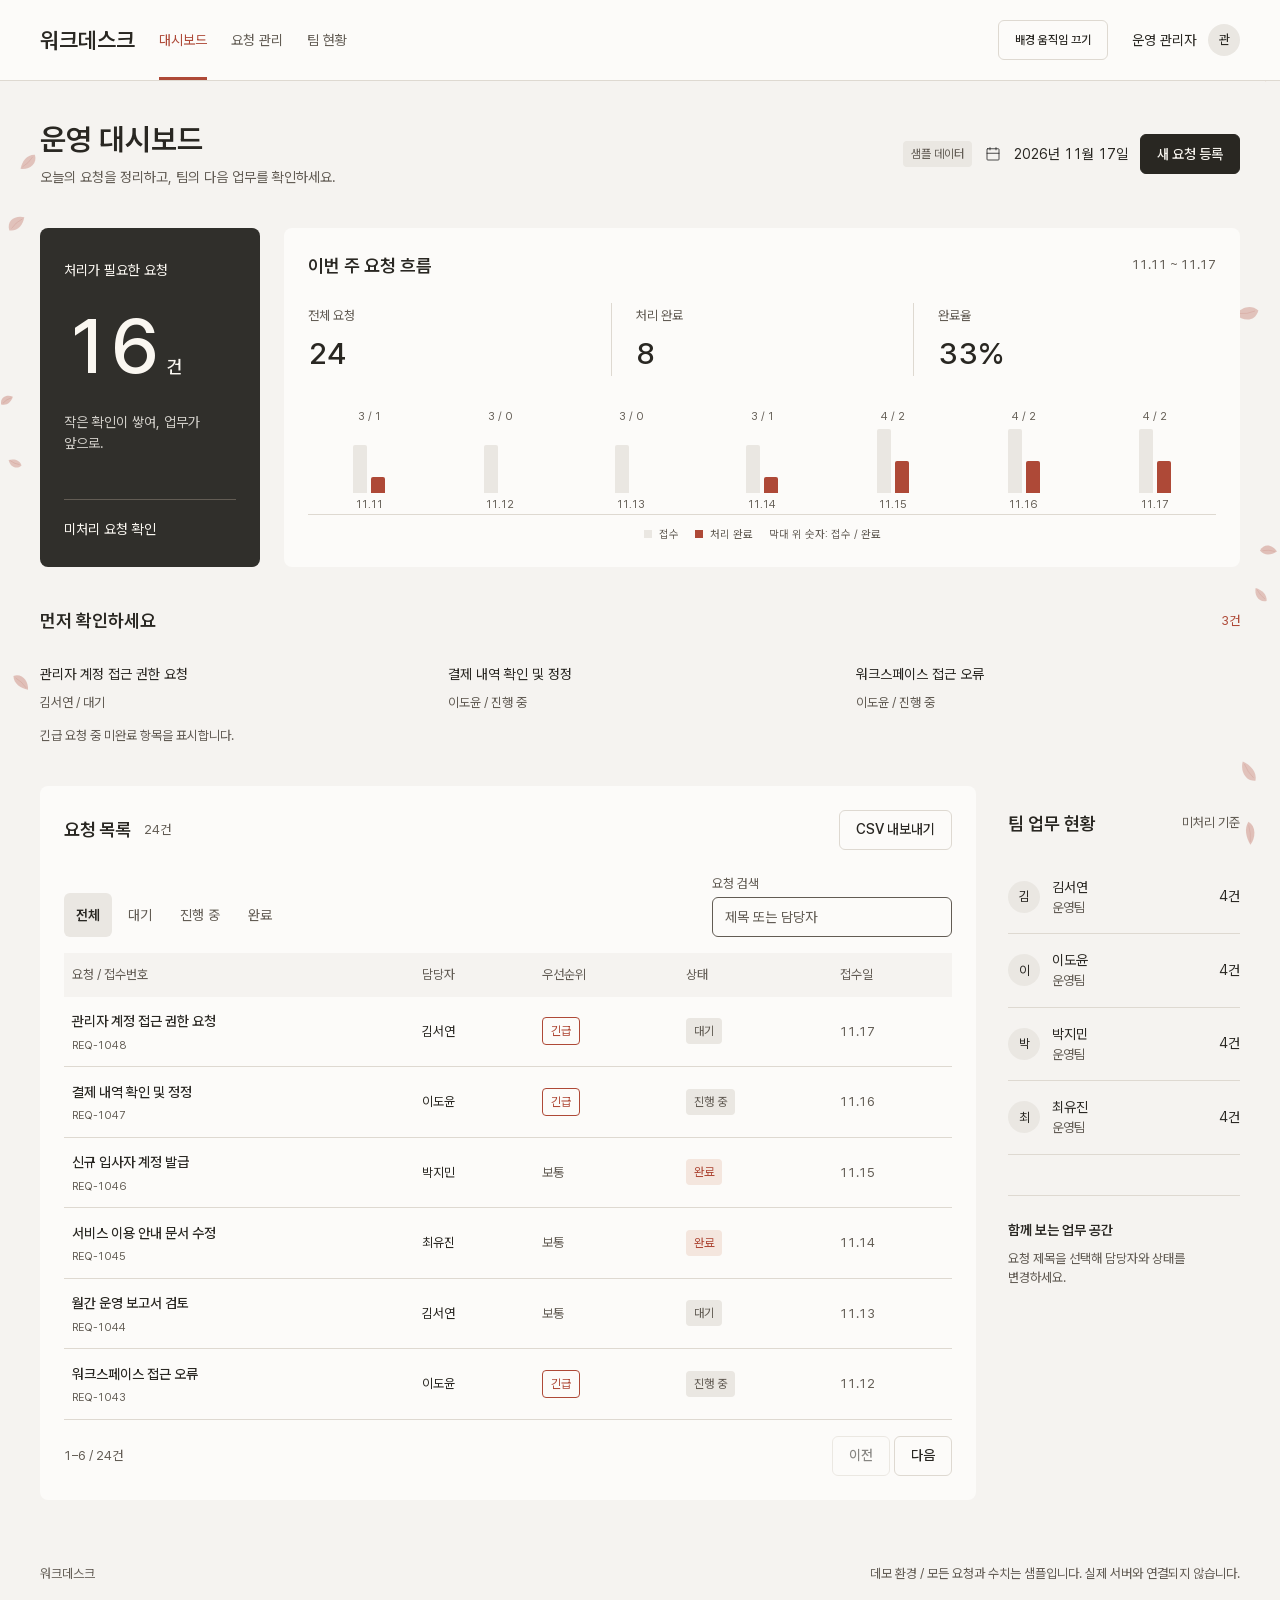
<file: admin/v1-theme/index.html>
<!doctype html>
<html lang="ko">
  <head>
    <meta charset="utf-8">
    <meta name="viewport" content="width=device-width,initial-scale=1">
    <title>
      운영 대시보드 | 워크데스크
    </title>
    <meta name="description" content="요청을 확인하고 처리하는 운영 관리자 대시보드. 샘플 데이터로 동작하는 로컬 프로토타입.">
    <link rel="stylesheet" href="css/theme.css">
    <link rel="stylesheet" href="css/common.css">
    <link rel="stylesheet" href="css/main.css">
  </head>
  <body>
    <a class="skip-link" href="#main">
      본문 바로가기
    </a>
    <div class="dashboard">
      <canvas class="ambient-background" aria-hidden="true"></canvas>
      <header class="header">
        <div class="contents-wrap header-inner">
          <a class="brand" href="index.html">
            워크데스크
            <span class="text small muted">
              운영 관리
            </span>
          </a>
          <nav class="navigation" aria-label="주 메뉴">
            <a class="nav-link" href="#overview" aria-current="page">
              대시보드
            </a>
            <a class="nav-link" href="#requests">
              요청 관리
            </a>
            <a class="nav-link" href="#team">
              팀 현황
            </a>
          </nav>
          <button class="button motion-toggle" type="button" aria-pressed="false" hidden>배경 움직임 끄기</button>
          <span class="profile text medium">
            운영 관리자
            <span class="avatar" aria-hidden="true">
              관
            </span>
          </span>
        </div>
      </header>
      <main id="main" class="contents-wrap">
        <section class="page-heading" id="overview">
          <div>
            <h1 class="text xlarge">
              운영 대시보드
            </h1>
            <p class="muted text medium">
              오늘의 요청을 정리하고, 팀의 다음 업무를 확인하세요.
            </p>
          </div>
          <div class="heading-actions">
            <span class="badge">
              샘플 데이터
            </span>
            <span class="date text medium">
              <img class="icon" src="assets/icons/calendar.svg" alt="">
              2026년 11월 17일
            </span>
            <button class="button primary new-request" type="button">
              새 요청 등록
            </button>
          </div>
        </section>
        <section class="overview-grid" aria-label="운영 요약">
          <div class="summary-board">
            <div class="summary-label text medium">
              처리가 필요한 요청
            </div>
            <p class="main-number">
              <span class="open-count">
                0
              </span>
              <span class="text large">
                건
              </span>
            </p>
            <p class="text medium board-caption">
              작은 확인이 쌓여, 업무가 앞으로.
            </p>
            <button class="board-action text medium" type="button">
              미처리 요청 확인
            </button>
          </div>
          <div class="performance">
            <div class="section-heading">
              <h2 class="text large">
                이번 주 요청 흐름
              </h2>
              <span class="text small muted">
                11.11 ~ 11.17
              </span>
            </div>
            <div class="stats">
              <div>
                <span class="text small muted">
                  전체 요청
                </span>
                <p class="stat-number total-count">
                  0
                </p>
              </div>
              <div>
                <span class="text small muted">
                  처리 완료
                </span>
                <p class="stat-number done-count">
                  0
                </p>
              </div>
              <div>
                <span class="text small muted">
                  완료율
                </span>
                <p class="stat-number rate">
                  0%
                </p>
              </div>
            </div>
            <div class="chart" role="img" aria-label="날짜별 접수와 처리 완료 요청 수">
            </div>
            <div class="chart-legend text small muted">
              <span>
                접수
              </span>
              <span>
                처리 완료
              </span>
              <span>
                막대 위 숫자: 접수 / 완료
              </span>
            </div>
          </div>
          <aside class="attention">
            <div class="section-heading">
              <h2 class="text large">
                먼저 확인하세요
              </h2>
              <span class="urgent-count text small accent">
              </span>
            </div>
            <div class="priority-list">
            </div>
            <p class="text small muted">
              긴급 요청 중 미완료 항목을 표시합니다.
            </p>
          </aside>
        </section>
        <section class="workspace">
          <div class="ledger" id="requests">
            <div class="section-heading">
              <div class="title-group">
                <h2 class="text large">
                  요청 목록
                </h2>
                <span class="result-count text small muted" role="status">
                </span>
              </div>
              <button class="button export" type="button">
                CSV 내보내기
              </button>
            </div>
            <div class="filters">
              <div class="filter-tabs" role="group" aria-label="요청 상태">
                <button class="filter-button" data-filter="전체" aria-pressed="true">
                  전체
                </button>
                <button class="filter-button" data-filter="대기" aria-pressed="false">
                  대기
                </button>
                <button class="filter-button" data-filter="진행 중" aria-pressed="false">
                  진행 중
                </button>
                <button class="filter-button" data-filter="완료" aria-pressed="false">
                  완료
                </button>
              </div>
              <label class="search-field">
                <span class="text small muted">
                  요청 검색
                </span>
                <input class="input search" type="search" placeholder="제목 또는 담당자">
              </label>
            </div>
            <div class="table-wrap" tabindex="0" aria-label="요청 목록 가로 스크롤">
              <table class="request-table">
                <thead>
                  <tr>
                    <th scope="col">
                      요청 / 접수번호
                    </th>
                    <th scope="col">
                      담당자
                    </th>
                    <th scope="col">
                      우선순위
                    </th>
                    <th scope="col">
                      상태
                    </th>
                    <th scope="col">
                      접수일
                    </th>
                  </tr>
                </thead>
                <tbody class="rows">
                </tbody>
              </table>
            </div>
            <div class="empty" hidden>
              <h3 class="text large">
                검색 결과가 없습니다
              </h3>
              <p class="muted text medium">
                다른 검색어를 입력하거나 필터를 초기화하세요.
              </p>
              <button class="button reset" type="button">
                필터 초기화
              </button>
            </div>
            <div class="pagination">
              <span class="page-label text small muted">
              </span>
              <div>
                <button class="button previous" type="button">
                  이전
                </button>
                <button class="button next" type="button">
                  다음
                </button>
              </div>
            </div>
          </div>
          <aside class="team" id="team">
            <div class="section-heading">
              <h2 class="text large">
                팀 업무 현황
              </h2>
              <span class="text small muted">
                미처리 기준
              </span>
            </div>
            <div class="team-list">
            </div>
            <div class="team-note">
              <h3 class="text medium type2">
                함께 보는 업무 공간
              </h3>
              <p class="text small muted">
                요청 제목을 선택해 담당자와 상태를 변경하세요.
              </p>
            </div>
          </aside>
        </section>
        <section class="editor" hidden aria-labelledby="editor-title">
          <div class="section-heading">
            <h2 class="text large" id="editor-title">
              요청 상세
            </h2>
            <button class="button close-editor" type="button">
              닫기
            </button>
          </div>
          <form class="request-form">
            <label class="field">
              요청 제목 (필수)
              <input class="input" name="title" maxlength="80" required>
            </label>
            <label class="field">
              담당자
              <select class="input" name="owner">
              </select>
            </label>
            <label class="field">
              우선순위
              <select class="input" name="priority">
                <option>
                  보통
                </option>
                <option>
                  긴급
                </option>
              </select>
            </label>
            <label class="field">
              처리 상태
              <select class="input" name="status">
                <option>
                  대기
                </option>
                <option>
                  진행 중
                </option>
                <option>
                  완료
                </option>
              </select>
            </label>
            <label class="field description-field">
              업무 메모
              <textarea class="input" name="note" rows="3" maxlength="1000">
              </textarea>
            </label>
            <p class="text small muted form-note">
              변경 내용은 현재 화면에만 반영되며 새로고침하면 초기화됩니다.
            </p>
            <button class="button primary" type="submit">
              화면에 적용
            </button>
          </form>
        </section>
        <noscript>
          <p>
            요청 목록과 통계에는 JavaScript가 필요합니다. 브라우저에서 JavaScript를 활성화하세요.
          </p>
        </noscript>
        <p class="app-error" role="alert" hidden>
        </p>
      </main>
      <footer class="footer">
        <div class="contents-wrap">
          <span class="text small muted">
            워크데스크
          </span>
          <span class="text small muted">
            데모 환경 / 모든 요청과 수치는 샘플입니다. 실제 서버와 연결되지 않습니다.
          </span>
        </div>
      </footer>
    </div>
    <script src="js/dummydata.js">
    </script>
    <script src="js/main.js">
    </script>
    <script src="js/background.js"></script>
  </body>
</html>
</file>
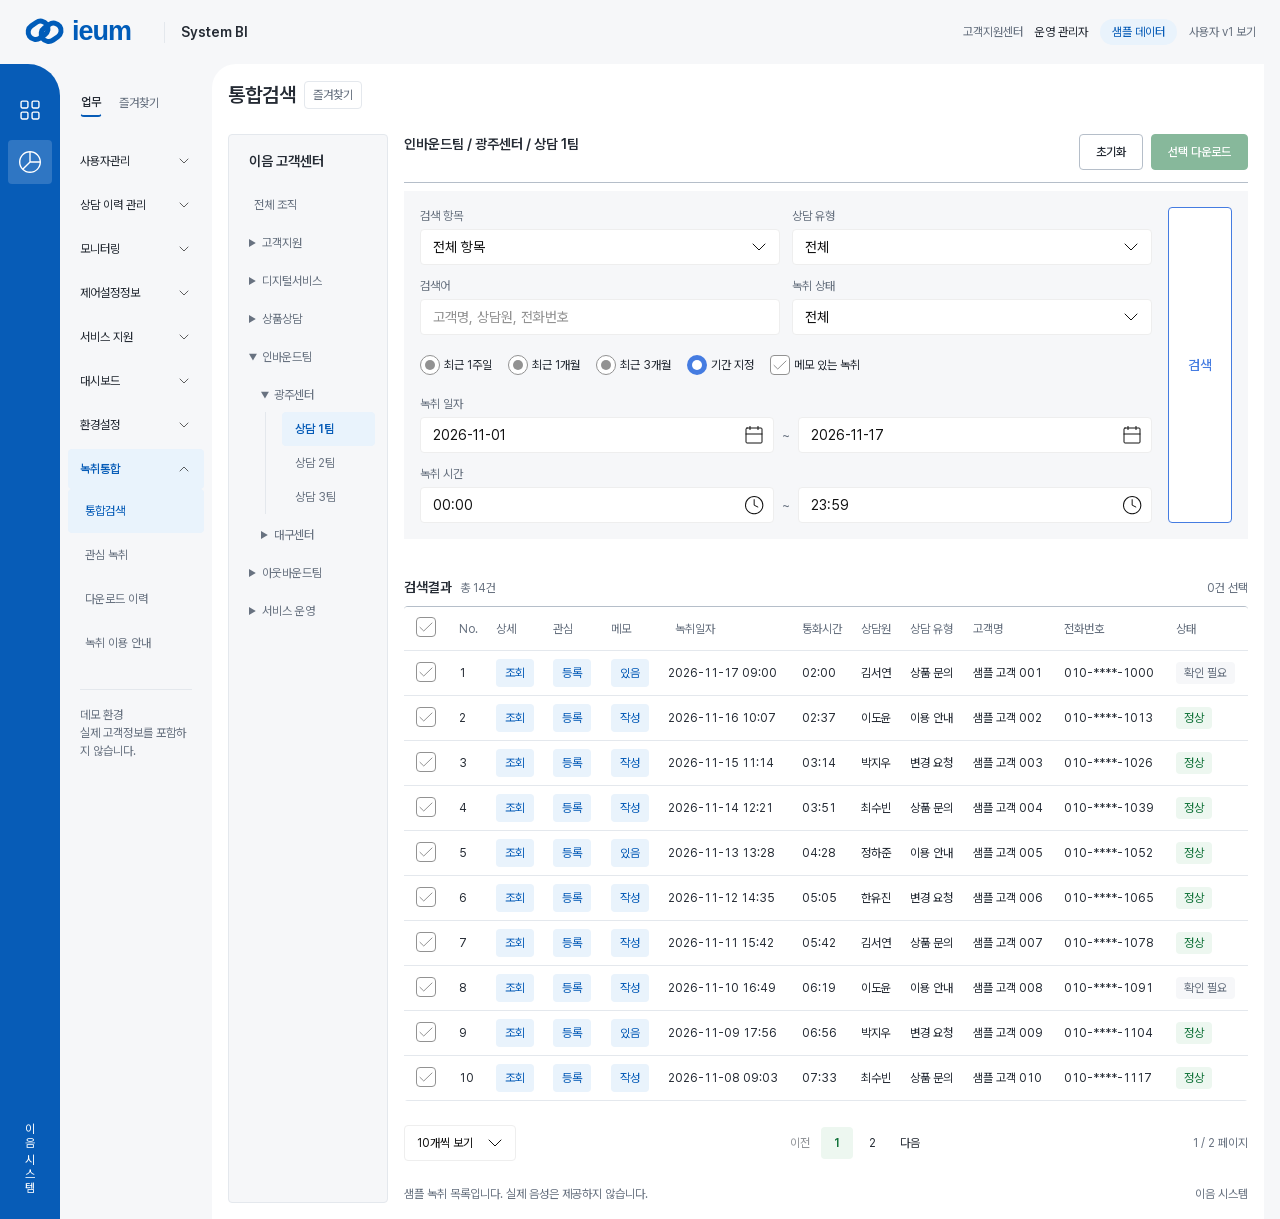
<file: admin/v1/index.html>
<!doctype html>
<html lang="ko">

<head>
	<meta charset="utf-8">
	<meta name="viewport" content="width=device-width,initial-scale=1">
	<meta name="description" content="이음 시스템 녹취 통합검색 관리자 화면 데모">
	<title>통합검색 | 이음 시스템</title>
	<link rel="stylesheet" href="css/theme.css">
	<link rel="stylesheet" href="css/common.css">
	<link rel="stylesheet" href="css/main.css">
	<link rel="stylesheet" href="css/pickers.css">
</head>

<body class="ui"><a class="skip-link" href="#main">본문 바로가기</a>
	<div class="admin-app">
		<header class="header">
			<div class="contents-wrap"><a class="brand" href="index.html" aria-label="이음 시스템 홈"><img
						src="assets/images/ieum-logo.svg" alt="이음" width="124" height="32"><span
						class="brand-caption text medium type2">System BI</span></a>
				<div class="header-tools"><span class="header-user text small muted">고객지원센터</span><span
						class="header-user text small">운영 관리자</span><span class="header-tag text small">샘플 데이터</span><a
						class="text small muted" href="../../user/v1/index.html">사용자 v1 보기</a><button
						aria-controls="work-menu" class="button mobile-menu" type="button"
						aria-expanded="false">메뉴</button></div>
			</div>
		</header>
		<div class="app-shell contents-wrap">
			<nav class="rail" aria-label="빠른 메뉴"><button class="rail-button collapse-menu" type="button"
					aria-controls="work-menu" aria-label="업무 메뉴 접기" aria-expanded="true"><img class="icon"
						src="assets/icons/grid.svg" alt=""></button><button class="rail-button quick-search"
					type="button" aria-label="녹취 통합검색" aria-pressed="true"><img class="icon"
						src="assets/icons/chart.svg" alt=""></button><span class="rail-word text small">이음 시스템</span>
			</nav>
			<aside class="sidebar" id="work-menu" aria-label="업무 메뉴">
				<div class="sidebar-inner">
					<div class="menu-tabs"><button class="text small type2 menu-all" type="button"
							aria-pressed="true">업무</button><button class="text small muted menu-favorites" type="button"
							aria-pressed="false">즐겨찾기</button></div>
					<div class="menu-groups">
						<details class="side-group">
							<summary class="text small">사용자관리</summary>
							<p class="text small muted side-note">사용자·권한 관리는 운영 서버 연동 후 제공됩니다.</p>
						</details>
						<details class="side-group">
							<summary class="text small">상담 이력 관리</summary><button class="menu-link" type="button"
								data-view="all">전체 상담 이력</button>
						</details>
						<details class="side-group">
							<summary class="text small">모니터링</summary>
							<p class="text small muted side-note">실시간 연결 정보가 없습니다.</p>
						</details>
						<details class="side-group">
							<summary class="text small">제어설정정보</summary>
							<p class="text small muted side-note">운영 환경에서 설정할 수 있습니다.</p>
						</details>
						<details class="side-group">
							<summary class="text small">서비스 지원</summary><button class="menu-link help-open"
								type="button">이용
								안내</button>
						</details>
						<details class="side-group">
							<summary class="text small">대시보드</summary><button class="menu-link" type="button"
								data-view="all">녹취 내역 보기</button>
						</details>
						<details class="side-group">
							<summary class="text small">환경설정</summary><button class="menu-link reset-settings"
								type="button">조회 설정 초기화</button>
						</details>
						<details class="side-group active" open>
							<summary class="text small">녹취통합</summary><button class="menu-link" type="button"
								data-view="all" aria-current="page">통합검색</button><button class="menu-link" type="button"
								data-view="saved">관심 녹취</button><button class="menu-link download-history"
								type="button">다운로드 이력</button><button class="menu-link help-open" type="button">녹취 이용
								안내</button>
						</details>
					</div>
					<p class="side-note text small muted">데모 환경<br>실제 고객정보를 포함하지 않습니다.</p>
				</div>
			</aside>
			<main id="main" class="workspace container">
				<div class="workspace-heading">
					<div class="title-group">
						<h1 class="text xlarge type2 page-title" tabindex="-1">통합검색</h1><button
							class="favorite-page text small" aria-pressed="false" type="button">즐겨찾기</button>
					</div>
					<p class="breadcrumbs text small muted">홈 / 녹취통합 / <span class="breadcrumb-current">통합검색</span></p>
				</div>
				<div class="work-grid">
					<aside class="organization" aria-label="조직 선택">
						<h2 class="organization-title text medium type2">이음 고객센터</h2>
						<div class="organization-body"><button class="tree-button" data-org="전체" aria-pressed="false"
								type="button">전체 조직</button>
							<details class="tree-group">
								<summary>고객지원</summary><button class="tree-button" data-org="고객지원팀" aria-pressed="false"
									type="button">고객지원팀</button>
							</details>
							<details class="tree-group">
								<summary>디지털서비스</summary><button class="tree-button" data-org="디지털상담팀"
									aria-pressed="false" type="button">디지털상담팀</button>
							</details>
							<details class="tree-group">
								<summary>상품상담</summary><button class="tree-button" data-org="상품상담팀" aria-pressed="false"
									type="button">상품상담팀</button>
							</details>
							<details class="tree-group" open>
								<summary>인바운드팀</summary>
								<details class="tree-group" open>
									<summary>광주센터</summary>
									<div class="tree-leaves"><button class="tree-button" data-org="상담 1팀"
											aria-pressed="true" type="button">상담 1팀</button><button class="tree-button"
											data-org="상담 2팀" aria-pressed="false" type="button">상담 2팀</button><button
											class="tree-button" data-org="상담 3팀" aria-pressed="false" type="button">상담
											3팀</button></div>
								</details>
								<details class="tree-group">
									<summary>대구센터</summary><button class="tree-button" data-org="대구상담팀"
										aria-pressed="false" type="button">대구상담팀</button>
								</details>
							</details>
							<details class="tree-group">
								<summary>아웃바운드팀</summary><button class="tree-button" data-org="안내상담팀"
									aria-pressed="false" type="button">안내상담팀</button>
							</details>
							<details class="tree-group">
								<summary>서비스 운영</summary><button class="tree-button" data-org="운영지원팀"
									aria-pressed="false" type="button">운영지원팀</button>
							</details>
						</div>
					</aside>
					<section class="content" aria-labelledby="scope-title">
						<div class="content-heading">
							<h2 id="scope-title" class="scope-title text medium type2">인바운드팀 / 광주센터 / 상담 1팀</h2>
							<div class="actions"><button class="button reset-search text small"
									type="button">초기화</button><button class="button primary export-selected text small"
									type="button" disabled>선택 다운로드</button></div>
						</div>
						<form class="filter-form" novalidate>
							<div class="filter-fields">
								<div class="filter-row"><label><span class="filter-label">검색 항목</span><select
											class="input select" name="field">
											<option value="all">전체 항목</option>
											<option value="customer">고객명</option>
											<option value="agent">상담원</option>
											<option value="phone">전화번호</option>
										</select></label><label><span class="filter-label">상담 유형</span><select
											class="input select" name="type">
											<option value="전체">전체</option>
											<option>상품 문의</option>
											<option>이용 안내</option>
											<option>변경 요청</option>
										</select></label><label><span class="filter-label">검색어</span><input
											class="input" name="query" type="search" placeholder="고객명, 상담원, 전화번호"
											maxlength="100"></label><label><span class="filter-label">녹취
											상태</span><select class="input select" name="status">
											<option value="전체">전체</option>
											<option>정상</option>
											<option>확인 필요</option>
										</select></label></div>
								<div class="filter-options"><label class="control text small"><input
											class="control-input" type="radio" name="period" value="7"><span
											class="control-icon" aria-hidden="true"></span>최근 1주일</label><label
										class="control text small"><input class="control-input" type="radio"
											name="period" value="30"><span class="control-icon"
											aria-hidden="true"></span>최근
										1개월</label><label class="control text small"><input class="control-input"
											type="radio" name="period" value="90"><span class="control-icon"
											aria-hidden="true"></span>최근 3개월</label><label
										class="control text small"><input class="control-input" type="radio"
											name="period" value="custom" checked><span class="control-icon"
											aria-hidden="true"></span>기간 지정</label><label
										class="control text small"><input class="control-input" type="checkbox"
											name="memo"><span class="control-icon" aria-hidden="true"></span>메모 있는
										녹취</label>
								</div>
								<div class="filter-dates">
									<div><span class="filter-label">녹취 일자</span>
										<div class="range picker-range">
											<div class="picker" data-picker="date" data-range-role="start"><input
													class="input picker-input" type="text" name="start"
													value="2026-11-01" aria-label="녹취 시작일" required><button
													class="picker-toggle" type="button" aria-label="녹취 시작일 선택"><img
														src="assets/icons/calendar.svg" alt=""></button></div><span
												class="muted picker-separator">~</span>
											<div class="picker" data-picker="date" data-range-role="end"><input
													class="input picker-input" type="text" name="end" value="2026-11-17"
													aria-label="녹취 종료일" required><button class="picker-toggle"
													type="button" aria-label="녹취 종료일 선택"><img
														src="assets/icons/calendar.svg" alt=""></button></div>
										</div>
									</div>
									<div><span class="filter-label">녹취 시간</span>
										<div class="range picker-range">
											<div class="picker" data-picker="time" data-range-role="start"
												data-minute-step="1"><input class="input picker-input" type="text"
													name="from" value="00:00" aria-label="녹취 시작 시간" required><button
													class="picker-toggle" type="button" aria-label="녹취 시작 시간 선택"><img
														src="assets/icons/time.svg" alt=""></button></div><span
												class="muted picker-separator">~</span>
											<div class="picker" data-picker="time" data-range-role="end"
												data-minute-step="1"><input class="input picker-input" type="text"
													name="to" value="23:59" aria-label="녹취 종료 시간" required><button
													class="picker-toggle" type="button" aria-label="녹취 종료 시간 선택"><img
														src="assets/icons/time.svg" alt=""></button></div>
										</div>
									</div>
								</div>
							</div><button class="button type2 search-button" type="submit">검색</button>
						</form>
						<p class="search-message text small error" role="alert"></p>
						<div class="result-heading">
							<div class="result-title">
								<h2 class="text medium type2">검색결과</h2>
								<p class="result-count text small muted" role="status" aria-live="polite"></p>
							</div>
							<p class="selected-count text small muted">0건 선택</p>
						</div>
						<div class="table-scroll" tabindex="0" role="region" aria-label="녹취 검색 결과">
							<table class="table">
								<caption class="visually-hidden">녹취 내역. 상세 버튼으로 상담 정보와 메모를 확인할 수 있습니다.</caption>
								<thead>
									<tr>
										<th scope="col"><label class="control"><input class="select-all control-input"
													type="checkbox" aria-label="현재 페이지 전체 선택"><span class="control-icon"
													aria-hidden="true"></span></label></th>
										<th scope="col">No.</th>
										<th scope="col">상세</th>
										<th scope="col">관심</th>
										<th scope="col">메모</th>
										<th scope="col"><button class="sort-date" type="button"
												aria-label="녹취일자 오름차순 정렬">녹취일자</button></th>
										<th scope="col">통화시간</th>
										<th scope="col">상담원</th>
										<th scope="col">상담 유형</th>
										<th scope="col">고객명</th>
										<th scope="col">전화번호</th>
										<th scope="col">상태</th>
									</tr>
								</thead>
								<tbody class="result-rows"></tbody>
							</table>
						</div>
						<div class="empty" hidden>
							<h3 class="text large type2">조건에 맞는 녹취가 없습니다</h3>
							<p class="text medium muted">검색 조건이나 선택한 조직을 변경해 보세요.</p><button class="button empty-reset"
								type="button">전체 녹취 보기</button>
						</div><noscript>
							<p>검색 결과를 보려면 브라우저에서 JavaScript를 활성화해 주세요.</p>
						</noscript>
						<div class="pagination">
							<label class="text small muted">
								<select class="input select page-size" aria-label="페이지당 표시 개수">
									<option value="10">10개씩 보기</option>
									<option value="20">20개씩 보기</option>
									<option value="50">50개씩 보기</option>
								</select></label>
							<nav class="page-buttons" aria-label="검색 결과 페이지"></nav>
							<p class="page-summary text small muted"></p>
						</div>
						<footer class="footer text small muted"><span>샘플 녹취 목록입니다. 실제 음성은 제공하지 않습니다.</span><span>이음
								시스템</span></footer>
					</section>
				</div>
			</main>
		</div>
		<dialog class="dialog detail-dialog" aria-labelledby="detail-title">
			<div class="dialog-heading">
				<h2 id="detail-title" class="text large type2">녹취 상세</h2><button class="button close-dialog text small"
					type="button">닫기</button>
			</div>
			<dl class="detail-grid"></dl>
			<p class="detail-note text small muted">데모 상담 정보입니다. 실제 녹취 음성 및 고객 데이터는 연결되어 있지 않습니다.</p>
			<form class="memo-form">
				<label class="field-label text medium type1" for="memo">상담 메모</label><textarea class="input memo-input"
					id="memo" maxlength="500" placeholder="확인한 내용을 남겨주세요"></textarea>
				<p class="text small muted">메모와 관심 등록은 현재 화면에서만 유지됩니다.</p>
				<div class="dialog-actions"><button class="button primary" type="submit">메모 적용</button></div>
			</form>
		</dialog>
		<dialog class="dialog info-dialog" aria-labelledby="info-title">
			<div class="dialog-heading">
				<h2 id="info-title" class="text large type2">이용 안내</h2><button class="button close-dialog text small"
					type="button">닫기</button>
			</div>
			<div class="info-body text medium"></div>
		</dialog>
	</div>
	<script src="js/dummydata.js"></script>
	<script src="js/common.js"></script>
	<script src="js/pickers.js"></script>
	<script src="js/main.js"></script>
</body>

</html>
</file>
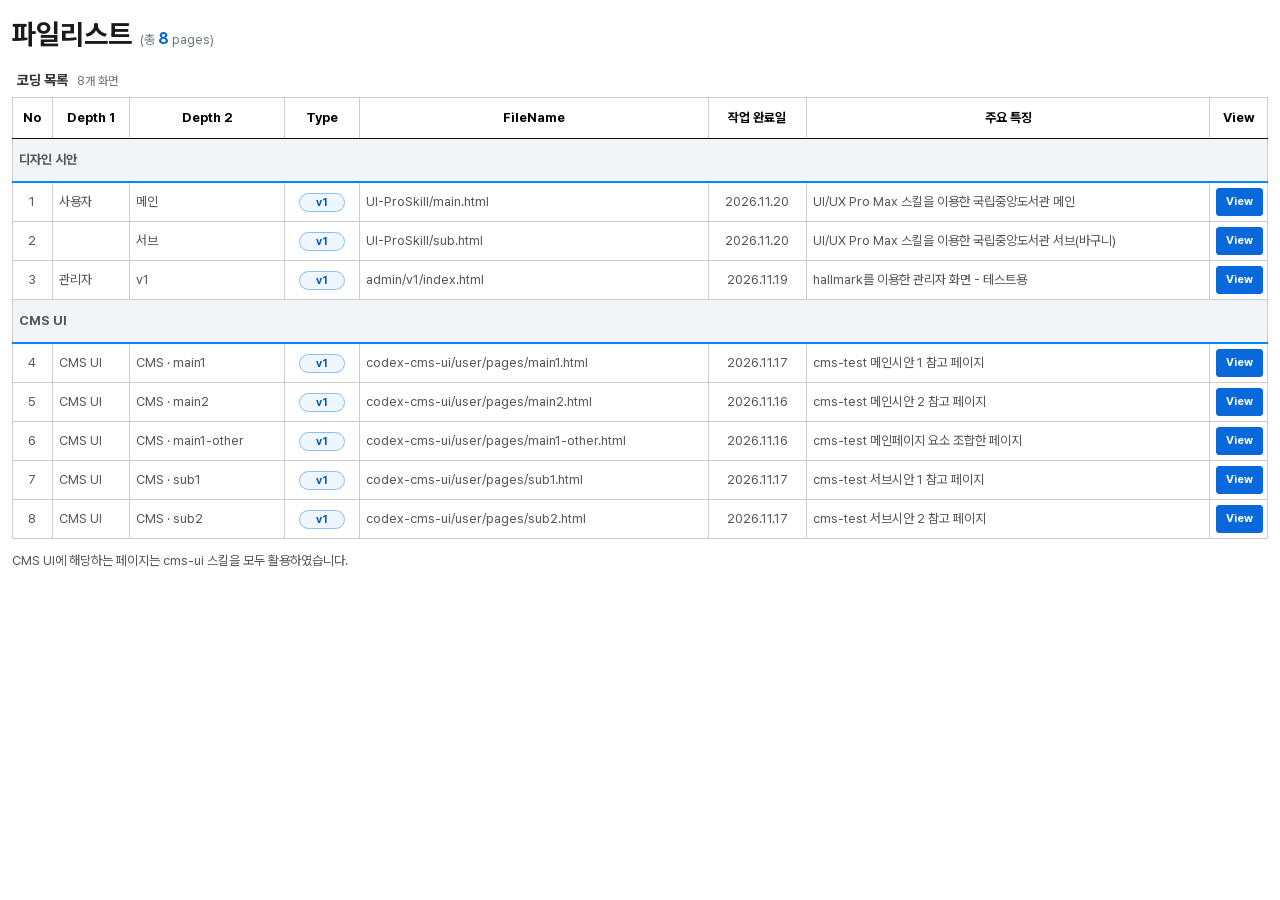
<file: filelist.html>
<!DOCTYPE html>
<html lang="ko">

<head>
	<meta charset="UTF-8">
	<meta name="viewport" content="width=device-width, initial-scale=1.0">
	<title>파일리스트 | codex-design</title>
	<link rel="stylesheet" href="css/filelist.css">
</head>

<body>
	<main id="wrap" class="filelist">
		<header id="header">
			<h1>파일리스트 <span class="cntTotal">(총 <strong data-total-page-count>8</strong> pages)</span></h1>
		</header>
		<h2>코딩 목록 <span class="section-count" data-section-count>8개 화면</span></h2>
		<table class="htmllist" aria-label="codex-design 작업 파일 목록">
			<thead>
				<tr class="head">
					<th scope="col">No</th>
					<th scope="col">Depth 1</th>
					<th scope="col">Depth 2</th>
					<th scope="col">Type</th>
					<th scope="col">FileName</th>
					<th scope="col">작업 완료일</th>
					<th scope="col">주요 특징</th>
					<th scope="col">View</th>
				</tr>
			</thead>
			<tbody>
				<!-- 새 기록은 page-row 행을 복사하고 날짜, 내용, FileName과 View의 href를 함께 수정합니다. 번호와 건수는 자동 갱신됩니다. -->
				<tr>
					<th colspan="8" scope="colgroup">디자인 시안</th>
				</tr>
				<tr class="page-row v1">
					<td>1</td>
					<td>사용자</td>
					<td>메인</td>
					<td><span class="version-badge">v1</span></td>
					<td>UI-ProSkill/main.html</td>
					<td><time datetime="2026-11-20">2026.11.20</time></td>
					<td>UI/UX Pro Max 스킬을 이용한 국립중앙도서관 메인</td>
					<td><a href="UI-ProSkill/main.html" target="_blank" rel="noopener"
							aria-label="외부 스킬을 이용한 국립중앙도서관 메인 ui 만들기">View</a></td>
				</tr>
				<tr class="page-row v1">
					<td>2</td>
					<td></td>
					<td>서브</td>
					<td><span class="version-badge">v1</span></td>
					<td>UI-ProSkill/sub.html</td>
					<td><time datetime="2026-11-20">2026.11.20</time></td>
					<td>UI/UX Pro Max 스킬을 이용한 국립중앙도서관 서브(바구니)</td>
					<td><a href="UI-ProSkill/sub.html" target="_blank" rel="noopener"
							aria-label="외부 스킬을 이용한 국립중앙도서관 서브페이지(바구니) 만들기">View</a></td>
				</tr>
				<tr class="page-row v1">
					<td>3</td>
					<td>관리자</td>
					<td>v1</td>
					<td><span class="version-badge">v1</span></td>
					<td>admin/v1/index.html</td>
					<td><time datetime="2026-11-19">2026.11.19</time></td>
					<td>hallmark를 이용한 관리자 화면 - 테스트용</td>
					<td><a href="admin/v1/index.html" target="_blank" rel="noopener"
							aria-label="관리자 v1 화면 새 탭에서 보기">View</a></td>
				</tr>

				<tr>
					<th colspan="8" scope="colgroup">CMS UI</th>
				</tr>

				<tr class="page-row v1">
					<td>4</td>
					<td>CMS UI</td>
					<td>CMS · main1</td>
					<td><span class="version-badge">v1</span></td>
					<td>codex-cms-ui/user/pages/main1.html</td>
					<td><time datetime="2026-11-17">2026.11.17</time></td>
					<td>cms-test 메인시안 1 참고 페이지 </td>
					<td><a href="codex-cms-ui/user/pages/main1.html" target="_blank" rel="noopener"
							aria-label="CMS · main1 화면 새 탭에서 보기">View</a></td>
				</tr>
				<tr class="page-row v1">
					<td>5</td>
					<td>CMS UI</td>
					<td>CMS · main2</td>
					<td><span class="version-badge">v1</span></td>
					<td>codex-cms-ui/user/pages/main2.html</td>
					<td><time datetime="2026-11-17">2026.11.16</time></td>
					<td>cms-test 메인시안 2 참고 페이지</td>
					<td><a href="codex-cms-ui/user/pages/main2.html" target="_blank" rel="noopener"
							aria-label="CMS · main2 화면 새 탭에서 보기">View</a></td>
				</tr>
				<tr class="page-row v1">
					<td>6</td>
					<td>CMS UI</td>
					<td>CMS · main1-other</td>
					<td><span class="version-badge">v1</span></td>
					<td>codex-cms-ui/user/pages/main1-other.html</td>
					<td><time datetime="2026-11-16">2026.11.16</time></td>
					<td>cms-test 메인페이지 요소 조합한 페이지</td>
					<td><a href="codex-cms-ui/user/pages/main1-other.html" target="_blank" rel="noopener"
							aria-label="CMS · main1-other 화면 새 탭에서 보기">View</a></td>
				</tr>
				<tr class="page-row v1">
					<td>7</td>
					<td>CMS UI</td>
					<td>CMS · sub1</td>
					<td><span class="version-badge">v1</span></td>
					<td>codex-cms-ui/user/pages/sub1.html</td>
					<td><time datetime="2026-11-17">2026.11.17</time></td>
					<td>cms-test 서브시안 1 참고 페이지</td>
					<td><a href="codex-cms-ui/user/pages/sub1.html" target="_blank" rel="noopener"
							aria-label="CMS · sub1 화면 새 탭에서 보기">View</a></td>
				</tr>
				<tr class="page-row v1">
					<td>8</td>
					<td>CMS UI</td>
					<td>CMS · sub2</td>
					<td><span class="version-badge">v1</span></td>
					<td>codex-cms-ui/user/pages/sub2.html</td>
					<td><time datetime="2026-11-17">2026.11.17</time></td>
					<td>cms-test 서브시안 2 참고 페이지</td>
					<td><a href="codex-cms-ui/user/pages/sub2.html" target="_blank" rel="noopener"
							aria-label="CMS · sub2 화면 새 탭에서 보기">View</a></td>
				</tr>
			</tbody>
		</table>
		<p class="list-note">CMS UI에 해당하는 페이지는 cms-ui 스킬을 모두 활용하였습니다.</p>
	</main>
	<script src="js/filelist.js"></script>
</body>

</html>
</file>
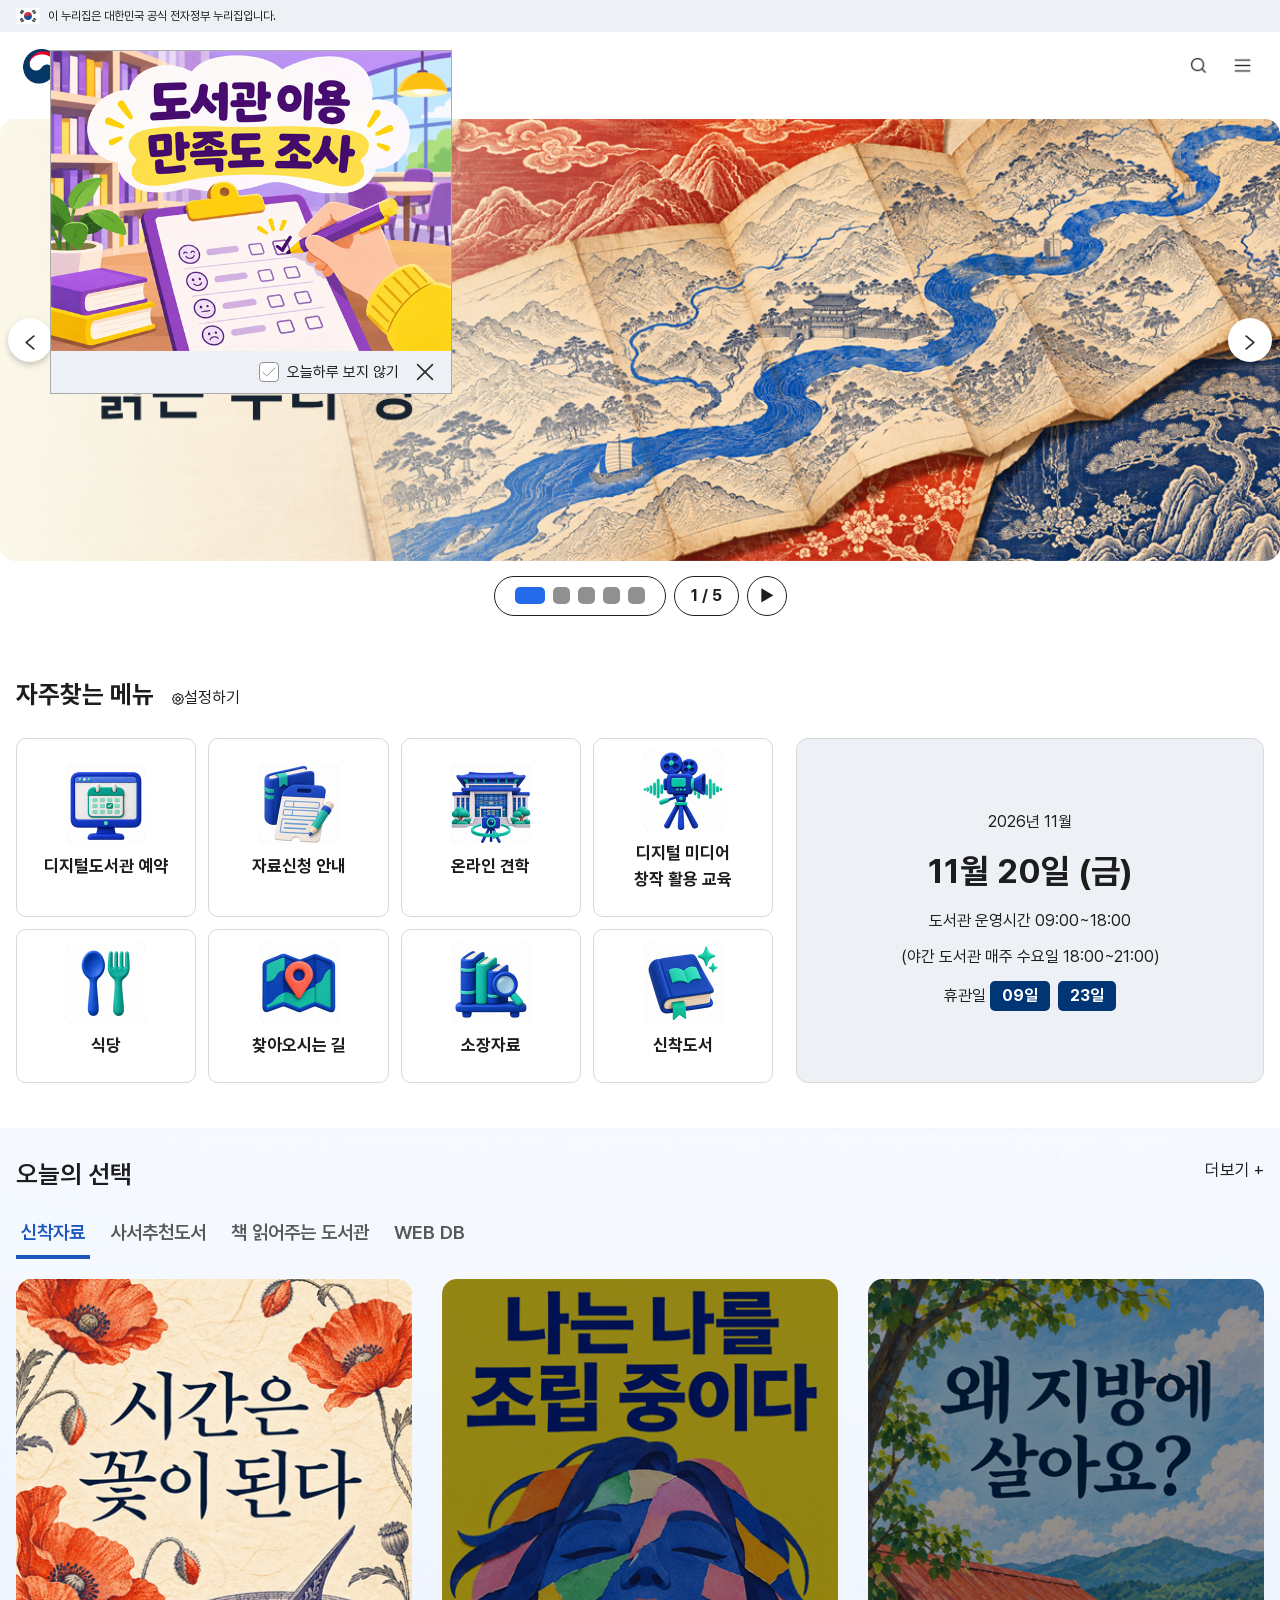
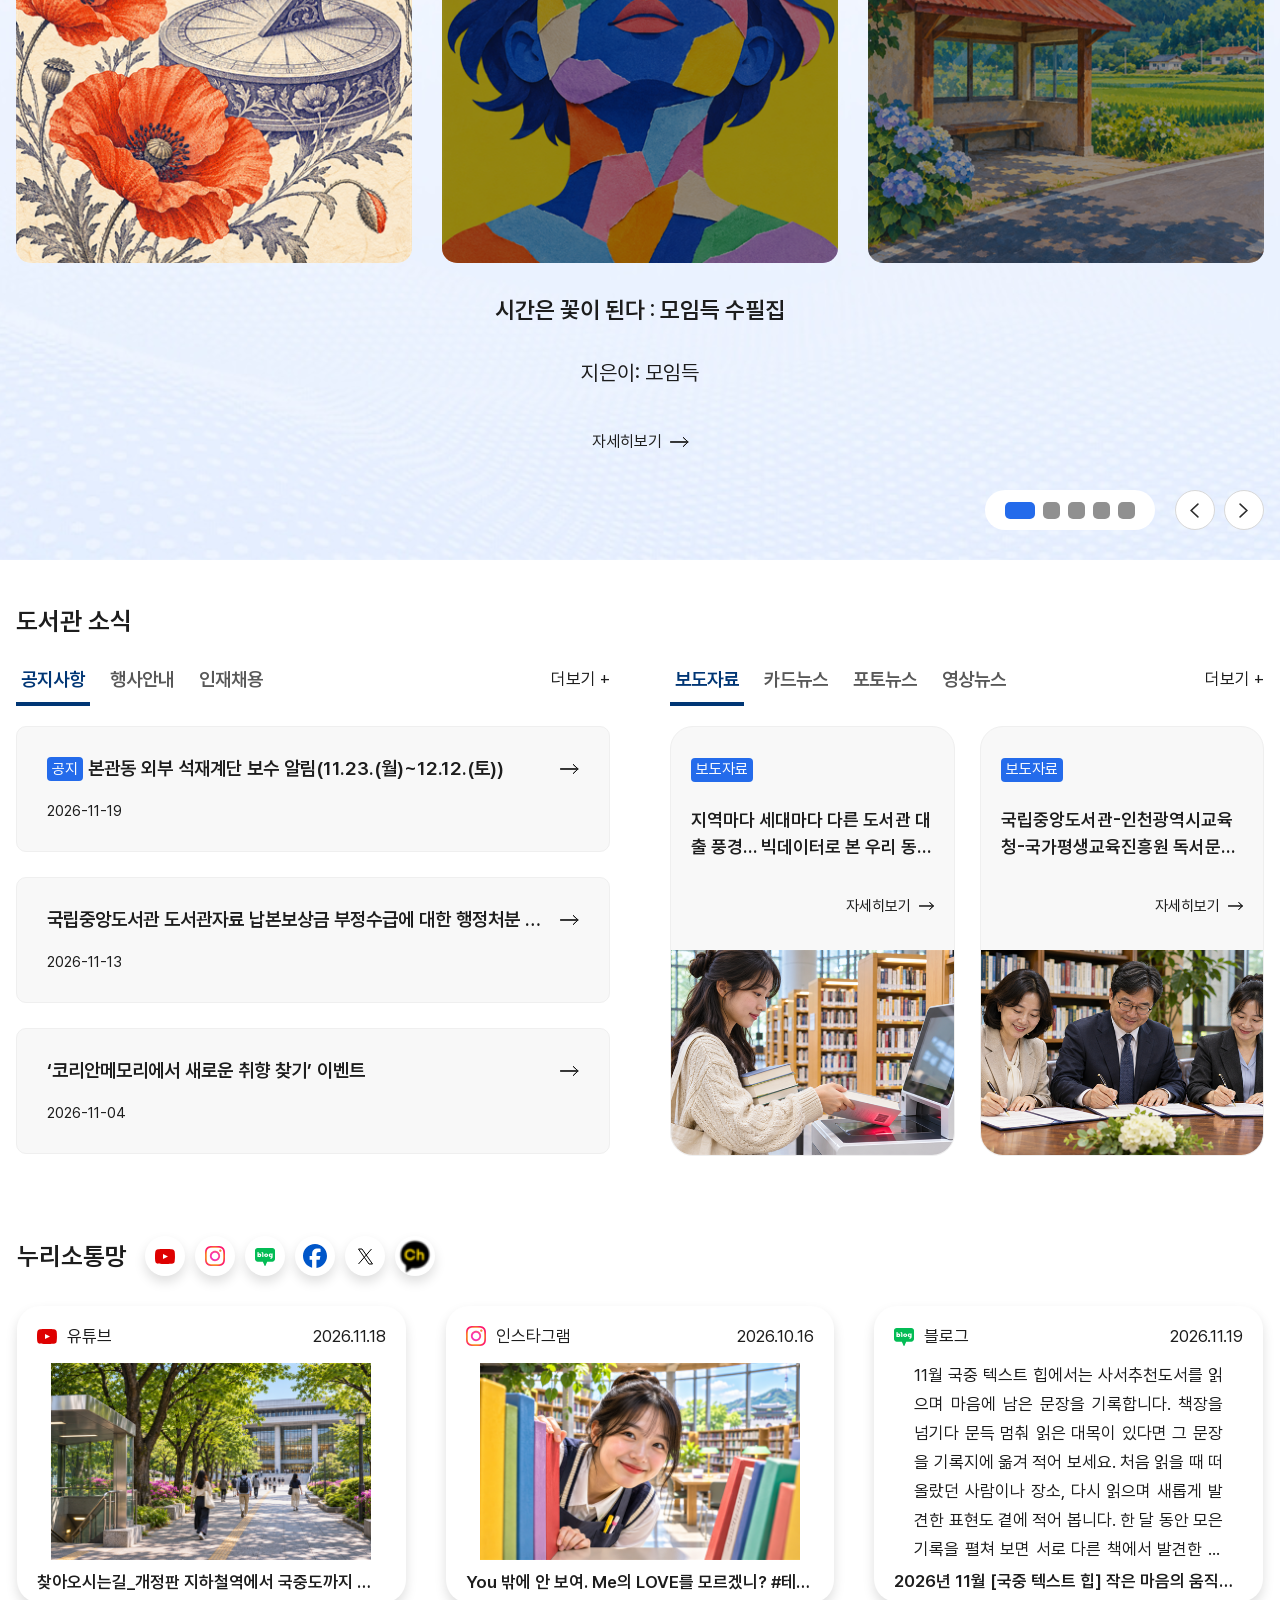
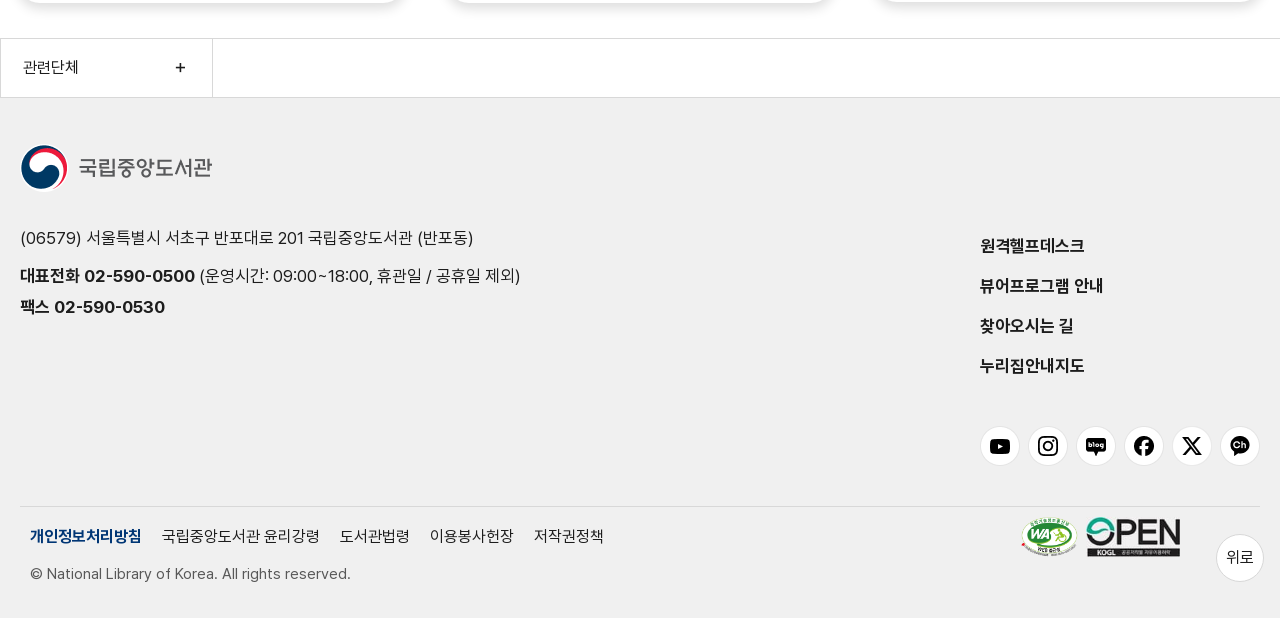
<file: UI-ProSkill/main.html>
<!doctype html>
<html lang="ko">

<head>
	<meta charset="utf-8" />
	<meta content="width=device-width, initial-scale=1" name="viewport" />
	<title>국립중앙도서관</title>
	<link rel="stylesheet" href="css/swiper-bundle.min.css" />
	<link href="css/theme.css" rel="stylesheet" />
	<link href="css/common.css" rel="stylesheet" />
	<link href="css/main.css" rel="stylesheet" />
</head>

<body>
	<a class="skip" href="#main">본문 바로가기</a>
	<!-- Start: 헤더 -->
	<header class="site-header">
		<div class="government">
			<div class="contents-wrap">
				<img class="flag-icon" alt="태극기" src="assets/icons/korean-flag.png" />이 누리집은 대한민국 공식 전자정부
				누리집입니다.
			</div>
		</div>
		<div class="contents-wrap">
			<div class="utility-links">
				<a class="utility-link">국립어린이청소년도서관</a>
				<a class="utility-link">국립세종도서관</a>
				<a class="utility-link" href="main.html">첫 화면</a>
				<a class="utility-link">English</a>
			</div>
			<div class="masthead">
				<h1 class="tit">
					<a class="brand-link" href="main.html">
						<img class="brand-logo" alt="국립중앙도서관" src="assets/images/library-logo.png" />
					</a>
				</h1>
				<div class="actions">
					<button aria-controls="search-box" aria-expanded="false" class="utility-toggle">
						<img class="action-icon" alt="" src="assets/icons/search.png" />
						<span class="action-label toggle-label">통합검색</span>
					</button>
					<a class="action-link">
						<img class="action-icon" alt="" src="assets/icons/login.png" />
						<span class="action-label">로그인</span>
					</a>
					<a class="action-link">
						<img class="action-icon" alt="" src="assets/icons/join.png" />
						<span class="action-label">회원가입</span>
					</a>
					<a class="action-link" href="sub.html">
						<img class="action-icon" alt="" src="assets/icons/basket.png" />
						<span class="action-label">바구니</span>
					</a>
					<button aria-controls="directory" aria-expanded="false" class="utility-toggle">
						<img class="action-icon" alt="" src="assets/icons/menu.png" />
						<span class="action-label toggle-label">전체메뉴</span>
					</button>
				</div>
			</div>
		</div>
		<!-- Start: Gnb -->
		<nav class="main-nav" aria-label="주 메뉴">
			<div class="contents-wrap nav-list">
				<div class="nav-item">
					<button aria-controls="menu-0" aria-expanded="false" class="nav-toggle" type="button">
						자료검색
					</button>
					<section aria-label="자료검색" class="menu-panel" hidden="" id="menu-0">
						<div class="contents-wrap panel-inner">
							<div class="panel-intro">
								<h2 class="tit panel-tit">자료검색</h2>
								<p class="desc panel-desc">도서관 소장자료와 국내외 학술 데이터베이스를 검색할 수 있습니다.</p>
							</div>
							<div class="panel-content">
								<div class="menu-list search-menu-list">
									<a class="menu-link">소장자료</a>
									<div class="group">
										<button aria-controls="group-0-1" aria-expanded="false"
											class="menu-link group-toggle">
											Web DB
										</button>
										<div class="children" hidden="" id="group-0-1">
											<a class="child-link">통합검색</a>
											<a class="child-link">국외DB</a>
											<a class="child-link">국내DB</a>
										</div>
									</div>
									<a class="menu-link">지식정보 통합검색</a>
									<a class="menu-link">오아시스(OASIS)</a>
									<a class="menu-link">OAK국가리포지터리</a>
									<a class="menu-link">국가서지 LOD</a>
									<a class="menu-link">국가자료종합목록</a>
									<a class="menu-link">국가전자도서관</a>
									<a class="menu-link">한국고문헌종합목록</a>
									<div class="group">
										<button aria-controls="group-0-9" aria-expanded="false"
											class="menu-link group-toggle">
											근대문학종합목록
										</button>
										<div class="children" hidden="" id="group-0-9">
											<a class="child-link">서비스 소개</a>
											<a class="child-link">작가/작품정보</a>
											<a class="child-link">자료검색</a>
										</div>
									</div>
									<a class="menu-link">본문검색 서비스</a>
									<a class="menu-link">디지털화 자료</a>
									<a class="menu-link">AI 학습데이터(공유서재)</a>
								</div>
							</div>
						</div>
					</section>
				</div>
				<div class="nav-item">
					<button aria-controls="menu-1" aria-expanded="false" class="nav-toggle" type="button">
						컬렉션
					</button>
					<section aria-label="컬렉션" class="menu-panel" hidden="" id="menu-1">
						<div class="contents-wrap panel-inner">
							<div class="panel-intro">
								<h2 class="tit panel-tit">컬렉션</h2>
								<p class="desc panel-desc">신착·추천도서와 주제별 디지털 컬렉션을 만날 수 있습니다.</p>
							</div>
							<div class="panel-content">
								<div class="menu-list group-list">
									<div class="group">
										<button aria-controls="group-1-0" aria-expanded="false"
											class="menu-link group-toggle">
											신착·추천
										</button>
										<div class="children" hidden="" id="group-1-0">
											<a class="child-link">신착도서</a>
											<a class="child-link">사서추천도서</a>
											<a class="child-link">노벨상 x 한강</a>
											<a class="child-link">책 읽어주는 도서관</a>
											<a class="child-link">영상자료목록</a>
											<a class="child-link">멀티미디어목록</a>
											<a class="child-link">영상배움터</a>
										</div>
									</div>
									<div class="group">
										<button aria-controls="group-1-1" aria-expanded="false"
											class="menu-link group-toggle">
											디지털 컬렉션
										</button>
										<div class="children" hidden="" id="group-1-1">
											<a class="child-link">주제별 컬렉션</a>
											<a class="child-link">대한민국신문아카이브</a>
											<a class="child-link">관보</a>
											<a class="child-link">전시컬렉션(온라인전시)</a>
											<a class="child-link">코리안 메모리</a>
											<a class="child-link">해외 한국관련자료</a>
										</div>
									</div>
									<div class="group">
										<button aria-controls="group-1-2" aria-expanded="false"
											class="menu-link group-toggle">
											발간자료
										</button>
										<div class="children" hidden="" id="group-1-2">
											<a class="child-link">월간 납본 동향</a>
											<a class="child-link">오늘의 도서관</a>
											<a class="child-link">도서관</a>
											<a class="child-link">연보</a>
											<a class="child-link">대한민국 국가서지</a>
											<a class="child-link">월드라이브러리</a>
											<a class="child-link">라이브러리+</a>
											<a class="child-link">연구자료</a>
											<a class="child-link">IFLA 보존복원(PAC) 한국센터</a>
											<a class="child-link">국립중앙도서관 이슈페이퍼</a>
											<a class="child-link">INKSLIB Webzine</a>
											<a class="child-link">기타자료</a>
											<a class="child-link">NLK 리포지터리</a>
											<a class="child-link">세계의 도서관</a>
											<a class="child-link">ISNI NEWS</a>
										</div>
									</div>
								</div>
							</div>
						</div>
					</section>
				</div>
				<div class="nav-item">
					<button aria-controls="menu-2" aria-expanded="false" class="nav-toggle" type="button">
						도서관 서비스
					</button>
					<section aria-label="도서관 서비스" class="menu-panel" hidden="" id="menu-2">
						<div class="contents-wrap panel-inner">
							<div class="panel-intro">
								<h2 class="tit panel-tit">도서관 서비스</h2>
								<p class="desc panel-desc">이용자와 사서, 출판사를 위한 도서관 서비스를 안내합니다.</p>
							</div>
							<div class="panel-content">
								<div class="menu-list group-list">
									<div class="group">
										<button aria-controls="group-2-0" aria-expanded="false"
											class="menu-link group-toggle">
											이용자
										</button>
										<div class="children" hidden="" id="group-2-0">
											<a class="child-link">사서에게 물어보세요</a>
											<a class="child-link">연구정보서비스</a>
											<a class="child-link">정책정보서비스</a>
											<a class="child-link">상호대차</a>
											<a class="child-link">책이음서비스</a>
											<a class="child-link">Open API</a>
											<a class="child-link">ISNI-KOREA</a>
										</div>
									</div>
									<div class="group">
										<button aria-controls="group-2-1" aria-expanded="false"
											class="menu-link group-toggle">
											사서
										</button>
										<div class="children" hidden="" id="group-2-1">
											<a class="child-link">사서교육</a>
											<a class="child-link">사서지원서비스</a>
											<a class="child-link">공공도서관기술지원</a>
											<a class="child-link">도서관 정보나루</a>
										</div>
									</div>
									<div class="group">
										<button aria-controls="group-2-2" aria-expanded="false"
											class="menu-link group-toggle">
											출판사
										</button>
										<div class="children" hidden="" id="group-2-2">
											<a class="child-link">ISBN.ISSN.납본시스템</a>
										</div>
									</div>
								</div>
							</div>
						</div>
					</section>
				</div>
				<div class="nav-item">
					<button aria-controls="menu-3" aria-expanded="false" class="nav-toggle" type="button">
						교육·문화행사
					</button>
					<section aria-label="교육·문화행사" class="menu-panel" hidden="" id="menu-3">
						<div class="contents-wrap panel-inner">
							<div class="panel-intro">
								<h2 class="tit panel-tit">교육·문화행사</h2>
								<p class="desc panel-desc">도서관 교육프로그램과 전시·문화행사를 확인할 수 있습니다.</p>
							</div>
							<div class="panel-content">
								<div class="menu-list group-list">
									<div class="group">
										<button aria-controls="group-3-0" aria-expanded="false"
											class="menu-link group-toggle">
											교육프로그램
										</button>
										<div class="children" hidden="" id="group-3-0">
											<a class="child-link">디지털 미디어 창작 활용 교육</a>
											<a class="child-link">인문학 프로그램</a>
											<a class="child-link">강연·세미나</a>
										</div>
									</div>
									<div class="group">
										<button aria-controls="group-3-1" aria-expanded="false"
											class="menu-link group-toggle">
											문화행사
										</button>
										<div class="children" hidden="" id="group-3-1">
											<a class="child-link">영화 상영</a>
											<a class="child-link">해설이 있는 K 컬처</a>
										</div>
									</div>
									<div class="group">
										<button aria-controls="group-3-2" aria-expanded="false"
											class="menu-link group-toggle">
											전시·체험
										</button>
										<div class="children" hidden="" id="group-3-2">
											<a class="child-link">전시</a>
											<a class="child-link">기록매체박물관</a>
											<a class="child-link">실감체험관</a>
										</div>
									</div>
								</div>
							</div>
						</div>
					</section>
				</div>
				<div class="nav-item">
					<button aria-controls="menu-4" aria-expanded="false" class="nav-toggle" type="button">
						도서관 이용
					</button>
					<section aria-label="도서관 이용" class="menu-panel" hidden="" id="menu-4">
						<div class="contents-wrap panel-inner">
							<div class="panel-intro">
								<h2 class="tit panel-tit">도서관 이용</h2>
								<p class="desc panel-desc">이용시간과 자료 신청, 시설 이용 방법을 안내합니다.</p>
							</div>
							<div class="panel-content">
								<div class="menu-list">
									<a class="menu-link">이용안내</a>
									<a class="menu-link">자료상담·신청</a>
									<a class="menu-link">도서관 일정</a>
									<a class="menu-link">편의시설</a>
									<a class="menu-link">신청·참여</a>
									<a class="menu-link">자주하는 질문</a>
									<a class="menu-link">오류신고</a>
									<a class="menu-link">분실물찾기</a>
								</div>
							</div>
						</div>
					</section>
				</div>
				<div class="nav-item">
					<button aria-controls="menu-5" aria-expanded="false" class="nav-toggle" type="button">
						도서관 소개
					</button>
					<section aria-label="도서관 소개" class="menu-panel" hidden="" id="menu-5">
						<div class="contents-wrap panel-inner">
							<div class="panel-intro">
								<h2 class="tit panel-tit">도서관 소개</h2>
								<p class="desc panel-desc">국립중앙도서관의 주요 업무와 소식을 소개합니다.</p>
							</div>
							<div class="panel-content">
								<div class="menu-list group-list">
									<div class="group">
										<button aria-controls="group-5-0" aria-expanded="false"
											class="menu-link group-toggle">
											국립중앙도서관
										</button>
										<div class="children" hidden="" id="group-5-0">
											<a class="child-link">인사말</a>
											<a class="child-link">사명과 비전</a>
											<a class="child-link">연혁</a>
											<a class="child-link">조직·기구</a>
											<a class="child-link">도서관 업무</a>
											<a class="child-link">장서현황</a>
											<a class="child-link">시설현황</a>
											<a class="child-link">찾아오시는 길</a>
											<a class="child-link">주차안내</a>
											<a class="child-link">도서관 주요현황</a>
										</div>
									</div>
									<div class="group">
										<button aria-controls="group-5-1" aria-expanded="false"
											class="menu-link group-toggle">
											소속도서관
										</button>
										<div class="children" hidden="" id="group-5-1">
											<a class="child-link">국립어린이청소년도서관</a>
											<a class="child-link">국립세종도서관</a>
										</div>
									</div>
									<div class="group">
										<button aria-controls="group-5-2" aria-expanded="false"
											class="menu-link group-toggle">
											도서관 협력
										</button>
										<div class="children" hidden="" id="group-5-2">
											<a class="child-link">사서에게 물어보세요</a>
											<a class="child-link">국가정책정보협의회</a>
											<a class="child-link">한국고전적보존협의회</a>
											<a class="child-link">국가지식자원공유서비스</a>
											<a class="child-link">IFLA 보존복원(PAC) 한국센터</a>
											<a class="child-link">도서관 협력 활동</a>
										</div>
									</div>
									<div class="group">
										<button aria-controls="group-5-3" aria-expanded="false"
											class="menu-link group-toggle">
											도서관 홍보
										</button>
										<div class="children" hidden="" id="group-5-3">
											<a class="child-link">보도자료</a>
											<a class="child-link">카드뉴스</a>
											<a class="child-link">포토뉴스</a>
											<a class="child-link">영상뉴스</a>
											<a class="child-link">도서관 사진</a>
											<a class="child-link">로고·슬로건·도서관체</a>
										</div>
									</div>
									<div class="group">
										<button aria-controls="group-5-4" aria-expanded="false"
											class="menu-link group-toggle">
											도서관 소식
										</button>
										<div class="children" hidden="" id="group-5-4">
											<a class="child-link">공지공고</a>
											<a class="child-link">인재채용</a>
											<a class="child-link">행사안내</a>
											<a class="child-link">설문조사</a>
										</div>
									</div>
									<div class="group">
										<button aria-controls="group-5-5" aria-expanded="false"
											class="menu-link group-toggle">
											정보공개
										</button>
										<div class="children" hidden="" id="group-5-5">
											<a class="child-link">정보공개제도 안내</a>
											<a class="child-link">정보공개목록</a>
											<a class="child-link">사전정보공표</a>
											<a class="child-link">정보공개시스템</a>
											<a class="child-link">공공데이터 개방</a>
											<a class="child-link">공공데이터오류신고</a>
										</div>
									</div>
								</div>
							</div>
						</div>
					</section>
				</div>
			</div>
		</nav>
		<!-- End: Gnb -->
		<!-- Start: 통합검색 -->
		<section aria-label="통합검색" class="utility-panel" hidden="" id="search-box">
			<button class="close" type="button" aria-label="통합검색 닫기">
				<img class="close-icon" src="assets/icons/close.svg" alt="" width="24" height="24" />
			</button>
			<div class="contents-wrap">
				<h2 class="tit search-tit">통합검색</h2>
				<form class="preview-search">
					<div class="dropbox" data-value="catalog">
						<button type="button" class="selected-text" aria-label="검색 범위: 소장자료" aria-haspopup="listbox"
							aria-expanded="false" aria-controls="search-options">
							소장자료
						</button>
						<ul class="dropbox-option" id="search-options" role="listbox" aria-label="검색 범위" hidden>
							<li role="option" aria-selected="true" class="selected option-item" data-value="catalog"
								tabindex="-1">
								소장자료
							</li>
							<li class="option-item" role="option" aria-selected="false" data-value="site" tabindex="-1">
								누리집</li>
						</ul>
					</div>
					<div class="search-field">
						<input class="field search-input" aria-label="검색어" id="keyword" name="kwd"
							placeholder="검색어를 입력해 주세요" required="" type="search" /><button type="button"
							class="clear-search" aria-label="검색어 지우기" hidden>
							<span class="search-close" aria-hidden="true"></span>
						</button>
					</div>
					<button class="search-submit" type="submit">검색</button>
				</form>
				<p class="desc search-status" role="status"></p>
				<section class="recent-search" aria-labelledby="recent-title">
					<div class="recent-heading">
						<h3 class="tit recent-tit" id="recent-title">최근 검색어</h3>
						<button type="button" class="clear-history">전체삭제 <img src="assets/icons/delete-all.svg"
								width="16" height="16" alt="" /></button>
					</div>
					<ul class="recent-chips"></ul>
					<p class="desc chip-empty" hidden>최근 검색어가 없습니다.</p>
					<template class="chip-template">
						<li class="search-chip">
							<button type="button" class="recent-keyword"></button>
							<button type="button" class="chip-delete"><img src="assets/icons/delete-word.svg" width="16"
									height="16" alt="" /></button>
						</li>
					</template>
				</section>
			</div>
		</section>
		<!-- End: 통합검색 -->
		<!-- Start: 모바일 전체메뉴 -->
		<div class="mobile-directory" role="dialog" aria-modal="true" aria-label="전체메뉴" hidden id="directory">
			<div class="directory-top">
				<div class="directory-shortcuts">
					<a class="directory-top-link">누리집안내지도</a>
					<a class="directory-top-link">English</a>
					<a class="directory-top-link" href="main.html">첫 화면</a>
				</div>
				<button class="close" type="button" aria-label="전체메뉴 닫기">
					<img class="close-icon" src="assets/icons/close.svg" alt="" />
				</button>
				<a class="directory-login"><img class="login-icon" src="assets/icons/login.png" alt="" />로그인을 해주세요.</a>
				<form class="directory-search" role="search" aria-label="홈페이지 내 검색">
					<input class="directory-field search-input" type="search" aria-label="홈페이지 내 검색"
						placeholder="홈페이지 내 검색" required />
					<button type="button" class="clear-search" aria-label="검색어 지우기" hidden>
						<span class="search-close" aria-hidden="true"></span>
					</button>
					<button class="directory-search-btn" type="submit" aria-label="검색"><img class="search-icon"
							src="assets/icons/search.png" alt="" /></button>
				</form>
				<p class="desc directory-search-status" role="status"></p>
			</div>
			<div class="directory-body">
				<div class="directory-index" role="navigation" aria-label="전체메뉴 대분류">
					<a class="directory-index-link" href="#directory-section-1">자료검색</a>
					<a class="directory-index-link" href="#directory-section-2">컬렉션</a>
					<a class="directory-index-link" href="#directory-section-3">도서관 서비스</a>
					<a class="directory-index-link" href="#directory-section-4">교육·문화행사</a>
					<a class="directory-index-link" href="#directory-section-5">도서관 이용</a>
					<a class="directory-index-link" href="#directory-section-6">도서관 소개</a>
					<a class="directory-index-link" href="#directory-section-7">내 서재</a>
				</div>
				<div class="directory">
					<section class="directory-section" id="directory-section-1">
						<h3 class="tit directory-tit" tabindex="-1">자료검색</h3>
						<button class="directory-link" type="button" aria-pressed="false">소장자료</button>
						<button class="directory-link" type="button" aria-pressed="false">Web DB</button>
						<ul class="directory-children">
							<li><button class="directory-link directory-child-link" type="button"
									aria-pressed="false">통합검색</button></li>
							<li><button class="directory-link directory-child-link" type="button"
									aria-pressed="false">국외DB</button></li>
							<li><button class="directory-link directory-child-link" type="button"
									aria-pressed="false">국내DB</button></li>
						</ul>
						<button class="directory-link" type="button" aria-pressed="false">지식정보 통합검색</button>
						<button class="directory-link" type="button" aria-pressed="false">오아시스(OASIS)</button>
						<button class="directory-link" type="button" aria-pressed="false">OAK국가리포지터리</button>
						<button class="directory-link" type="button" aria-pressed="false">국가서지 LOD</button>
						<button class="directory-link" type="button" aria-pressed="false">국가자료종합목록</button>
						<button class="directory-link" type="button" aria-pressed="false">국가전자도서관</button>
						<button class="directory-link" type="button" aria-pressed="false">한국고문헌종합목록</button>
						<button class="directory-link" type="button" aria-pressed="false">근대문학종합목록</button>
						<ul class="directory-children">
							<li>
								<button class="directory-link directory-child-link" type="button"
									aria-pressed="false">서비스 소개</button>
							</li>
							<li><button class="directory-link directory-child-link" type="button"
									aria-pressed="false">작가/작품정보</button></li>
							<li><button class="directory-link directory-child-link" type="button"
									aria-pressed="false">자료검색</button></li>
						</ul>
						<button class="directory-link" type="button" aria-pressed="false">본문검색 서비스</button>
						<button class="directory-link" type="button" aria-pressed="false">디지털화 자료</button>
						<button class="directory-link" type="button" aria-pressed="false">AI 학습데이터(공유서재)</button>
					</section>
					<section class="directory-section" id="directory-section-2">
						<h3 class="tit directory-tit" tabindex="-1">컬렉션</h3>
						<button class="directory-link" type="button" aria-pressed="false">신착·추천</button>
						<ul class="directory-children">
							<li><button class="directory-link directory-child-link" type="button"
									aria-pressed="false">신착도서</button></li>
							<li><button class="directory-link directory-child-link" type="button"
									aria-pressed="false">사서추천도서</button></li>
							<li><button class="directory-link directory-child-link" type="button"
									aria-pressed="false">노벨상 x 한강</button></li>
							<li><button class="directory-link directory-child-link" type="button" aria-pressed="false">책
									읽어주는 도서관</button></li>
							<li><button class="directory-link directory-child-link" type="button"
									aria-pressed="false">영상자료목록</button></li>
							<li><button class="directory-link directory-child-link" type="button"
									aria-pressed="false">멀티미디어목록</button></li>
							<li><button class="directory-link directory-child-link" type="button"
									aria-pressed="false">영상배움터</button></li>
						</ul>
						<button class="directory-link" type="button" aria-pressed="false">디지털 컬렉션</button>
						<ul class="directory-children">
							<li><button class="directory-link directory-child-link" type="button"
									aria-pressed="false">주제별 컬렉션</button></li>
							<li><button class="directory-link directory-child-link" type="button"
									aria-pressed="false">대한민국신문아카이브</button></li>
							<li><button class="directory-link directory-child-link" type="button"
									aria-pressed="false">관보</button></li>
							<li><button class="directory-link directory-child-link" type="button"
									aria-pressed="false">전시컬렉션(온라인전시)</button></li>
							<li><button class="directory-link directory-child-link" type="button"
									aria-pressed="false">코리안 메모리</button></li>
							<li><button class="directory-link directory-child-link" type="button"
									aria-pressed="false">해외 한국관련자료</button></li>
						</ul>
						<button class="directory-link" type="button" aria-pressed="false">발간자료</button>
						<ul class="directory-children">
							<li><button class="directory-link directory-child-link" type="button"
									aria-pressed="false">월간 납본 동향</button></li>
							<li><button class="directory-link directory-child-link" type="button"
									aria-pressed="false">오늘의 도서관</button></li>
							<li><button class="directory-link directory-child-link" type="button"
									aria-pressed="false">도서관</button></li>
							<li><button class="directory-link directory-child-link" type="button"
									aria-pressed="false">연보</button></li>
							<li><button class="directory-link directory-child-link" type="button"
									aria-pressed="false">대한민국 국가서지</button></li>
							<li><button class="directory-link directory-child-link" type="button"
									aria-pressed="false">월드라이브러리</button></li>
							<li><button class="directory-link directory-child-link" type="button"
									aria-pressed="false">라이브러리+</button></li>
							<li><button class="directory-link directory-child-link" type="button"
									aria-pressed="false">연구자료</button></li>
							<li><button class="directory-link directory-child-link" type="button"
									aria-pressed="false">IFLA 보존복원(PAC) 한국센터</button></li>
							<li><button class="directory-link directory-child-link" type="button"
									aria-pressed="false">국립중앙도서관 이슈페이퍼</button></li>
							<li><button class="directory-link directory-child-link" type="button"
									aria-pressed="false">INKSLIB Webzine</button></li>
							<li><button class="directory-link directory-child-link" type="button"
									aria-pressed="false">기타자료</button></li>
							<li><button class="directory-link directory-child-link" type="button"
									aria-pressed="false">NLK 리포지터리</button></li>
							<li><button class="directory-link directory-child-link" type="button"
									aria-pressed="false">세계의 도서관</button></li>
							<li><button class="directory-link directory-child-link" type="button"
									aria-pressed="false">ISNI NEWS</button></li>
						</ul>
					</section>
					<section class="directory-section" id="directory-section-3">
						<h3 class="tit directory-tit" tabindex="-1">도서관 서비스</h3>
						<button class="directory-link" type="button" aria-pressed="false">이용자</button>
						<ul class="directory-children">
							<li><button class="directory-link directory-child-link" type="button"
									aria-pressed="false">사서에게 물어보세요</button></li>
							<li><button class="directory-link directory-child-link" type="button"
									aria-pressed="false">연구정보서비스</button></li>
							<li><button class="directory-link directory-child-link" type="button"
									aria-pressed="false">정책정보서비스</button></li>
							<li><button class="directory-link directory-child-link" type="button"
									aria-pressed="false">상호대차</button></li>
							<li><button class="directory-link directory-child-link" type="button"
									aria-pressed="false">책이음서비스</button></li>
							<li><button class="directory-link directory-child-link" type="button"
									aria-pressed="false">Open API</button></li>
							<li><button class="directory-link directory-child-link" type="button"
									aria-pressed="false">ISNI-KOREA</button></li>
						</ul>
						<button class="directory-link" type="button" aria-pressed="false">사서</button>
						<ul class="directory-children">
							<li><button class="directory-link directory-child-link" type="button"
									aria-pressed="false">사서교육</button></li>
							<li><button class="directory-link directory-child-link" type="button"
									aria-pressed="false">사서지원서비스</button></li>
							<li><button class="directory-link directory-child-link" type="button"
									aria-pressed="false">공공도서관기술지원</button></li>
							<li><button class="directory-link directory-child-link" type="button"
									aria-pressed="false">도서관 정보나루</button></li>
						</ul>
						<button class="directory-link" type="button" aria-pressed="false">출판사</button>
						<ul class="directory-children">
							<li><button class="directory-link directory-child-link" type="button"
									aria-pressed="false">ISBN.ISSN.납본시스템</button></li>
						</ul>
					</section>
					<section class="directory-section" id="directory-section-4">
						<h3 class="tit directory-tit" tabindex="-1">교육·문화행사</h3>
						<button class="directory-link" type="button" aria-pressed="false">교육프로그램</button>
						<ul class="directory-children">
							<li><button class="directory-link directory-child-link" type="button"
									aria-pressed="false">디지털 미디어 창작 활용 교육</button></li>
							<li><button class="directory-link directory-child-link" type="button"
									aria-pressed="false">인문학 프로그램</button></li>
							<li><button class="directory-link directory-child-link" type="button"
									aria-pressed="false">강연·세미나</button></li>
						</ul>
						<button class="directory-link" type="button" aria-pressed="false">문화행사</button>
						<ul class="directory-children">
							<li><button class="directory-link directory-child-link" type="button"
									aria-pressed="false">영화 상영</button></li>
							<li><button class="directory-link directory-child-link" type="button"
									aria-pressed="false">해설이 있는 K 컬처</button></li>
						</ul>
						<button class="directory-link" type="button" aria-pressed="false">전시·체험</button>
						<ul class="directory-children">
							<li><button class="directory-link directory-child-link" type="button"
									aria-pressed="false">전시</button></li>
							<li><button class="directory-link directory-child-link" type="button"
									aria-pressed="false">기록매체박물관</button></li>
							<li><button class="directory-link directory-child-link" type="button"
									aria-pressed="false">실감체험관</button></li>
						</ul>
					</section>
					<section class="directory-section" id="directory-section-5">
						<h3 class="tit directory-tit" tabindex="-1">도서관 이용</h3>
						<button class="directory-link" type="button" aria-pressed="false">이용안내</button>
						<ul class="directory-children">
							<li><button class="directory-link directory-child-link" type="button"
									aria-pressed="false">이용시간</button></li>
							<li><button class="directory-link directory-child-link" type="button"
									aria-pressed="false">이용증 발급</button></li>
							<li><button class="directory-link directory-child-link" type="button"
									aria-pressed="false">물품보관함</button></li>
							<li><button class="directory-link directory-child-link" type="button"
									aria-pressed="false">자료실 이용</button></li>
							<li><button class="directory-link directory-child-link" type="button"
									aria-pressed="false">자료복사·출력</button></li>
							<li><button class="directory-link directory-child-link" type="button"
									aria-pressed="false">견학</button></li>
							<li><button class="directory-link directory-child-link" type="button"
									aria-pressed="false">관람증</button></li>
						</ul>
						<button class="directory-link" type="button" aria-pressed="false">자료상담·신청</button>
						<ul class="directory-children">
							<li><button class="directory-link directory-child-link" type="button"
									aria-pressed="false">자료상담</button></li>
							<li><button class="directory-link directory-child-link" type="button"
									aria-pressed="false">자료신청안내</button></li>
							<li><button class="directory-link directory-child-link" type="button"
									aria-pressed="false">외국자료 비치희망</button></li>
							<li><button class="directory-link directory-child-link" type="button"
									aria-pressed="false">디지털도서관 예약</button></li>
						</ul>
						<button class="directory-link" type="button" aria-pressed="false">도서관 일정</button>
						<button class="directory-link" type="button" aria-pressed="false">편의시설</button>
						<ul class="directory-children">
							<li><button class="directory-link directory-child-link" type="button"
									aria-pressed="false">식당</button></li>
							<li><button class="directory-link directory-child-link" type="button"
									aria-pressed="false">북카페</button></li>
							<li><button class="directory-link directory-child-link" type="button"
									aria-pressed="false">편의점</button></li>
							<li><button class="directory-link directory-child-link" type="button"
									aria-pressed="false">주차안내</button></li>
							<li><button class="directory-link directory-child-link" type="button"
									aria-pressed="false">무선 인터넷</button></li>
						</ul>
						<button class="directory-link" type="button" aria-pressed="false">신청·참여</button>
						<ul class="directory-children">
							<li><button class="directory-link directory-child-link" type="button"
									aria-pressed="false">저작권 이용허락</button></li>
							<li><button class="directory-link directory-child-link" type="button"
									aria-pressed="false">책다모아(기증)</button></li>
							<li><button class="directory-link directory-child-link" type="button"
									aria-pressed="false">메일링 서비스</button></li>
							<li><button class="directory-link directory-child-link" type="button"
									aria-pressed="false">공공예식장</button></li>
							<li><button class="directory-link directory-child-link" type="button"
									aria-pressed="false">국민신문고</button></li>
						</ul>
						<button class="directory-link" type="button" aria-pressed="false">자주하는 질문</button>
						<ul class="directory-children">
							<li><button class="directory-link directory-child-link" type="button"
									aria-pressed="false">본관</button></li>
							<li><button class="directory-link directory-child-link" type="button"
									aria-pressed="false">디지털도서관</button></li>
						</ul>
						<button class="directory-link" type="button" aria-pressed="false">오류신고</button>
						<button class="directory-link" type="button" aria-pressed="false">분실물찾기</button>
					</section>
					<section class="directory-section" id="directory-section-6">
						<h3 class="tit directory-tit" tabindex="-1">도서관 소개</h3>
						<button class="directory-link" type="button" aria-pressed="false">국립중앙도서관</button>
						<ul class="directory-children">
							<li><button class="directory-link directory-child-link" type="button"
									aria-pressed="false">인사말</button></li>
							<li><button class="directory-link directory-child-link" type="button"
									aria-pressed="false">사명과 비전</button></li>
							<li><button class="directory-link directory-child-link" type="button"
									aria-pressed="false">연혁</button></li>
							<li><button class="directory-link directory-child-link" type="button"
									aria-pressed="false">조직·기구</button></li>
							<li><button class="directory-link directory-child-link" type="button"
									aria-pressed="false">도서관 업무</button></li>
							<li><button class="directory-link directory-child-link" type="button"
									aria-pressed="false">장서현황</button></li>
							<li><button class="directory-link directory-child-link" type="button"
									aria-pressed="false">시설현황</button></li>
							<li><button class="directory-link directory-child-link" type="button"
									aria-pressed="false">찾아오시는 길</button></li>
							<li><button class="directory-link directory-child-link" type="button"
									aria-pressed="false">주차안내</button></li>
							<li><button class="directory-link directory-child-link" type="button"
									aria-pressed="false">도서관 주요현황</button></li>
						</ul>
						<button class="directory-link" type="button" aria-pressed="false">소속도서관</button>
						<ul class="directory-children">
							<li><button class="directory-link directory-child-link" type="button"
									aria-pressed="false">국립어린이청소년도서관</button></li>
							<li><button class="directory-link directory-child-link" type="button"
									aria-pressed="false">국립세종도서관</button></li>
						</ul>
						<button class="directory-link" type="button" aria-pressed="false">도서관 협력</button>
						<ul class="directory-children">
							<li><button class="directory-link directory-child-link" type="button"
									aria-pressed="false">사서에게 물어보세요</button></li>
							<li><button class="directory-link directory-child-link" type="button"
									aria-pressed="false">국가정책정보협의회</button></li>
							<li><button class="directory-link directory-child-link" type="button"
									aria-pressed="false">한국고전적보존협의회</button></li>
							<li><button class="directory-link directory-child-link" type="button"
									aria-pressed="false">국가지식자원공유서비스</button></li>
							<li><button class="directory-link directory-child-link" type="button"
									aria-pressed="false">IFLA 보존복원(PAC) 한국센터</button></li>
							<li><button class="directory-link directory-child-link" type="button"
									aria-pressed="false">도서관 협력 활동</button></li>
						</ul>
						<button class="directory-link" type="button" aria-pressed="false">도서관 홍보</button>
						<ul class="directory-children">
							<li><button class="directory-link directory-child-link" type="button"
									aria-pressed="false">보도자료</button></li>
							<li><button class="directory-link directory-child-link" type="button"
									aria-pressed="false">카드뉴스</button></li>
							<li><button class="directory-link directory-child-link" type="button"
									aria-pressed="false">포토뉴스</button></li>
							<li><button class="directory-link directory-child-link" type="button"
									aria-pressed="false">영상뉴스</button></li>
							<li><button class="directory-link directory-child-link" type="button"
									aria-pressed="false">도서관 사진</button></li>
							<li><button class="directory-link directory-child-link" type="button"
									aria-pressed="false">로고·슬로건·도서관체</button></li>
						</ul>
						<button class="directory-link" type="button" aria-pressed="false">도서관 소식</button>
						<ul class="directory-children">
							<li><button class="directory-link directory-child-link" type="button"
									aria-pressed="false">공지공고</button></li>
							<li><button class="directory-link directory-child-link" type="button"
									aria-pressed="false">인재채용</button></li>
							<li><button class="directory-link directory-child-link" type="button"
									aria-pressed="false">행사안내</button></li>
							<li><button class="directory-link directory-child-link" type="button"
									aria-pressed="false">설문조사</button></li>
						</ul>
						<button class="directory-link" type="button" aria-pressed="false">정보공개</button>
						<ul class="directory-children">
							<li><button class="directory-link directory-child-link" type="button"
									aria-pressed="false">정보공개제도 안내</button></li>
							<li><button class="directory-link directory-child-link" type="button"
									aria-pressed="false">정보공개목록</button></li>
							<li><button class="directory-link directory-child-link" type="button"
									aria-pressed="false">사전정보공표</button></li>
							<li><button class="directory-link directory-child-link" type="button"
									aria-pressed="false">정보공개시스템</button></li>
							<li><button class="directory-link directory-child-link" type="button"
									aria-pressed="false">공공데이터 개방</button></li>
							<li><button class="directory-link directory-child-link" type="button"
									aria-pressed="false">공공데이터오류신고</button></li>
						</ul>
					</section>
					<section class="directory-section" id="directory-section-7">
						<h3 class="tit directory-tit" tabindex="-1">내 서재</h3>
						<button class="directory-link" type="button" aria-pressed="false">디지털도서관 예약 확인</button>
						<button class="directory-link" type="button" aria-pressed="false">연구정보서비스</button>
						<button class="directory-link" type="button" aria-pressed="false">연구정보서비스(데이터지원)</button>
						<button class="directory-link" type="button" aria-pressed="false">자료 신청내역</button>
						<button class="directory-link" type="button" aria-pressed="false">견학·교육 신청내역</button>
						<button class="directory-link" type="button" aria-pressed="false">전자우편 구독</button>
						<a class="directory-link" href="sub.html">바구니</a>
						<button class="directory-link" type="button" aria-pressed="false">내가 이용한 자료</button>
						<button class="directory-link" type="button" aria-pressed="false">스크랩</button>
						<button class="directory-link" type="button" aria-pressed="false">사서에게물어보세요 질문내역</button>
						<button class="directory-link" type="button" aria-pressed="false">학술지 목차 구독</button>
						<button class="directory-link" type="button" aria-pressed="false">우리집 e서재</button>
						<button class="directory-link" type="button" aria-pressed="false">복사·출력 사이버머니 환급</button>
					</section>
				</div>
			</div>
		</div>
		<!-- End: 모바일 전체메뉴 -->
	</header>
	<!-- End: 헤더 -->
	<main id="main">
		<!-- Start: 메인 배너 -->
		<section aria-label="도서관 주요 소식" class="hero contents-wrap">
			<div class="stage">
				<div class="swiper">
					<div class="swiper-wrapper"></div>
				</div>
				<button aria-label="이전 배너" class="prev arrow">
					<img class="arrow-icon" alt="" src="assets/icons/arrow-prev.svg" />
				</button>
				<button aria-label="다음 배너" class="next arrow">
					<img class="arrow-icon" alt="" src="assets/icons/arrow-next.svg" />
				</button>
			</div>
			<div class="controls">
				<div class="dots"></div>
				<span aria-live="polite" class="count"></span>
				<button aria-label="자동 재생" class="play">▶</button>
			</div>
		</section>
		<!-- End: 메인 배너 -->
		<!-- Start: 바로가기 및 운영시간 -->
		<section class="home-section contents-wrap">
			<div class="heading">
				<h2 class="tit section-tit">자주찾는 메뉴</h2>
				<a> <img class="settings-icon" alt="" src="assets/icons/settings.svg" />설정하기</a>
			</div>
			<div class="quick-layout">
				<div class="quick"></div>
				<div class="hours"></div>
			</div>
		</section>
		<!-- End: 바로가기 및 운영시간 -->
		<!-- Start: 오늘의 선택 -->
		<section class="home-section choice">
			<div class="contents-wrap">
				<h2 class="tit section-tit">오늘의 선택</h2>
				<a class="section-more" href="sub2.html"><span class="more-label">더보기 </span>+</a>
				<div class="tab-set">
					<div class="tabs type1" role="tablist" aria-label="오늘의 선택">
						<button id="tab-books0" role="tab" aria-controls="books0" aria-selected="true" tabindex="0"
							class="tab type3">
							신착자료
						</button>
						<button id="tab-books1" role="tab" aria-controls="books1" aria-selected="false" tabindex="-1"
							class="tab type3">
							사서추천도서
						</button>
						<button id="tab-books2" role="tab" aria-controls="books2" aria-selected="false" tabindex="-1"
							class="tab type3">
							책 읽어주는 도서관
						</button>
						<button id="tab-books3" role="tab" aria-controls="books3" aria-selected="false" tabindex="-1"
							class="tab type3">
							WEB DB
						</button>
					</div>
					<div class="cards books" id="books0" role="tabpanel" aria-labelledby="tab-books0" tabindex="0"
						data-collection="books0"></div>
					<div class="cards books" hidden="" id="books1" role="tabpanel" aria-labelledby="tab-books1"
						tabindex="0" data-collection="books1"></div>
					<div class="cards books" hidden="" id="books2" role="tabpanel" aria-labelledby="tab-books2"
						tabindex="0" data-collection="books2"></div>
					<div class="cards books" hidden="" id="books3" role="tabpanel" aria-labelledby="tab-books3"
						tabindex="0" data-collection="books3"></div>
				</div>
			</div>
		</section>
		<!-- End: 오늘의 선택 -->
		<!-- Start: 도서관 소식 -->
		<section class="home-section contents-wrap">
			<h2 class="tit section-tit">도서관 소식</h2>
			<div class="news-grid">
				<div class="tab-set">
					<a class="section-more" href="sub2.html"><span class="more-label">더보기 </span>+</a>
					<div class="tabs type1" role="tablist" aria-label="도서관 공지">
						<button id="tab-news0" role="tab" aria-controls="news0" aria-selected="true" tabindex="0"
							class="tab type3">
							공지사항
						</button>
						<button id="tab-news1" role="tab" aria-controls="news1" aria-selected="false" tabindex="-1"
							class="tab type3">
							행사안내
						</button>
						<button id="tab-news2" role="tab" aria-controls="news2" aria-selected="false" tabindex="-1"
							class="tab type3">
							인재채용
						</button>
					</div>
					<div class="cards news" id="news0" role="tabpanel" aria-labelledby="tab-news0" tabindex="0"
						data-collection="news0"></div>
					<div class="cards news" hidden="" id="news1" role="tabpanel" aria-labelledby="tab-news1"
						tabindex="0" data-collection="news1"></div>
					<div class="cards news" hidden="" id="news2" role="tabpanel" aria-labelledby="tab-news2"
						tabindex="0" data-collection="news2"></div>
				</div>
				<div class="tab-set">
					<a class="section-more" href="sub2.html"><span class="more-label">더보기 </span>+</a>
					<div class="tabs type1" role="tablist" aria-label="도서관 보도·소식">
						<button id="tab-press0" role="tab" aria-controls="press0" aria-selected="true" tabindex="0"
							class="tab type3">
							보도자료
						</button>
						<button id="tab-press1" role="tab" aria-controls="press1" aria-selected="false" tabindex="-1"
							class="tab type3">
							카드뉴스
						</button>
						<button id="tab-press2" role="tab" aria-controls="press2" aria-selected="false" tabindex="-1"
							class="tab type3">
							포토뉴스
						</button>
						<button id="tab-press3" role="tab" aria-controls="press3" aria-selected="false" tabindex="-1"
							class="tab type3">
							영상뉴스
						</button>
					</div>
					<div class="cards press" id="press0" role="tabpanel" aria-labelledby="tab-press0" tabindex="0"
						data-collection="press0"></div>
					<div class="cards press" hidden="" id="press1" role="tabpanel" aria-labelledby="tab-press1"
						tabindex="0" data-collection="press1"></div>
					<div class="cards press" hidden="" id="press2" role="tabpanel" aria-labelledby="tab-press2"
						tabindex="0" data-collection="press2"></div>
					<div class="cards press" hidden="" id="press3" role="tabpanel" aria-labelledby="tab-press3"
						tabindex="0" data-collection="press3"></div>
				</div>
			</div>
		</section>
		<!-- End: 도서관 소식 -->
		<!-- Start: 누리소통망 -->
		<section class="social">
			<div class="contents-wrap">
				<h2 class="tit social-tit">누리소통망</h2>
				<div class="social-channels">
					<img class="channel-icon" src="assets/icons/channel-youtube.svg" alt="유튜브" />
					<img class="channel-icon" src="assets/icons/channel-instagram.svg" alt="인스타그램" />
					<img class="channel-icon" src="assets/icons/channel-blog.svg" alt="네이버 블로그" />
					<img class="channel-icon" src="assets/icons/channel-facebook.svg" alt="페이스북" />
					<img class="channel-icon" src="assets/icons/channel-x.svg" alt="X" />
					<img class="channel-icon" src="assets/icons/channel-kakao.png" alt="카카오 채널" />
				</div>
			</div>
			<div class="contents-wrap social-stories" data-collection="social"></div>
		</section>
		<!-- End: 누리소통망 -->
	</main>
	<!-- Start: 푸터 -->
	<footer class="site-footer" aria-label="도서관 정보">
		<div class="footer-bar">
			<div class="contents-wrap">
				<button class="org-toggle" aria-expanded="false" aria-controls="related-orgs" type="button">
					관련단체 <span class="toggle-icon" aria-hidden="true">＋</span>
				</button>
				<div role="dialog" aria-modal="true" class="org-panel" id="related-orgs" hidden aria-label="관련단체">
					<h2 class="tit org-tit">관련단체</h2>
					<ul class="org-list footer-list">
						<li class="org-item">국립어린이청소년도서관</li>
						<li class="org-item">국립세종도서관</li>
						<li class="org-item">국립장애인도서관</li>
						<li class="org-item">공공데이터포털</li>
						<li class="org-item">국민권익위원회</li>
						<li class="org-item">정부24</li>
						<li class="org-item">문화체육관광부</li>
						<li class="org-item">한국언론진흥재단</li>
						<li class="org-item">외규장각 의궤</li>
						<li class="org-item">국회도서관</li>
						<li class="org-item">국가도서관위원회</li>
						<li class="org-item">법원도서관</li>
						<li class="org-item">간행물윤리위원회</li>
						<li class="org-item">한국도서관협회</li>
						<li class="org-item">한국문학예술저작권협회</li>
						<li class="org-item">국가도서관통계시스템</li>
						<li class="org-item">(사)공공도서관협의회</li>
						<li class="org-item">한글도서관</li>
					</ul>
					<button class="close" type="button" aria-label="관련단체 닫기">
						<img class="close-icon" src="assets/icons/close.svg" alt="" />
					</button>
				</div>
			</div>
		</div>
		<div class="contents-wrap footer-inner">
			<img class="footer-logo" src="assets/images/footer-logo.png" alt="국립중앙도서관" />
			<div class="footer-info">
				<address class="contact-address">
					(06579) 서울특별시 서초구 반포대로 201 국립중앙도서관 (반포동)
					<p class="desc contact-desc">
						<strong class="contact-detail">대표전화 02-590-0500</strong> (운영시간: 09:00~18:00, 휴관일 / 공휴일 제외)
					</p>
					<strong class="contact-detail">팩스 02-590-0530</strong>
				</address>
				<div class="footer-services">
					<ul class="service-list footer-list">
						<li class="service-item">원격헬프데스크</li>
						<li class="service-item">뷰어프로그램 안내</li>
						<li class="service-item">찾아오시는 길</li>
						<li class="service-item">누리집안내지도</li>
					</ul>
					<ul class="social-list footer-list" aria-label="누리소통망">
						<li><img class="channel-icon" alt="유튜브" src="assets/icons/social-youtube.png" /></li>
						<li><img class="channel-icon" alt="인스타그램" src="assets/icons/social-instagram.png" /></li>
						<li><img class="channel-icon" alt="블로그" src="assets/icons/social-blog.png" /></li>
						<li><img class="channel-icon" alt="페이스북" src="assets/icons/social-facebook.png" /></li>
						<li><img class="channel-icon" alt="X" src="assets/icons/social-x.png" /></li>
						<li><img class="channel-icon" alt="카카오톡 채널" src="assets/icons/social-kakao.png" /></li>
					</ul>
				</div>
			</div>
			<div class="footer-bottom">
				<ul class="policy-list footer-list">
					<li class="policy-item">개인정보처리방침</li>
					<li class="policy-item">국립중앙도서관 윤리강령</li>
					<li class="policy-item">도서관법령</li>
					<li class="policy-item">이용봉사헌장</li>
					<li class="policy-item">저작권정책</li>
				</ul>
				<div class="footer-marks">
					<img class="license-mark" src="assets/images/wa-mark.png" alt="참고 사이트의 WA 품질인증마크" /><img
						class="license-mark" src="assets/images/open-license.jpg" alt="공공누리" />
				</div>
				<p class="desc copyright-desc">© National Library of Korea. All rights reserved.</p>
			</div>
			<a class="to-top" href="#top">위로</a>
		</div>
	</footer>
	<!-- End: 푸터 -->
	<!-- Start: 설문 팝업 -->
	<aside aria-label="누리집 이용 만족도 설문조사" class="survey" hidden="">
		<a>
			<img class="survey-image" alt="이용 만족도 설문 예시 이미지" src="assets/images/sample-survey.png" />
		</a>
		<div class="survey-controls">
			<label class="checkbox-label"><input class="checkbox" type="checkbox" /><span>오늘하루 보지 않기</span></label>
			<button class="close" type="button" aria-label="설문 팝업 닫기">
				<img class="close-icon" src="assets/icons/close.svg" alt="" width="24" height="24" />
			</button>
		</div>
	</aside>
	<!-- End: 설문 팝업 -->
	<!-- Start: 콘텐츠 템플릿 -->
	<template id="banner-template">
		<div class="slide swiper-slide">
			<picture>
				<source class="banner-source" media="(max-width:768px)" />
				<img class="banner-image" alt="" />
			</picture>
		</div>
	</template>
	<template id="hours-template"><span class="month"></span><strong class="date"></strong><span class="hours-desc">도서관
			운영시간
			09:00~18:00</span>
		<p class="desc hours-desc">(야간 도서관 매주 수요일 18:00~21:00)</p>
		<span class="holidays">휴관일 </span>
	</template><template id="closed-day-template"><b class="holiday-date"></b></template>
	<template id="dot-template"><button class="dot-btn" type="button"></button></template>
	<template id="quick-template"><a class="quick-link"><img class="quick-icon" alt="" /><span
				class="quick-tit"></span></a></template>
	<template id="book-panel-template">
		<div class="book-info">
			<div class="book-copy" aria-live="polite" aria-atomic="true">
				<h3 class="tit book-tit"></h3>
				<p class="desc book-desc"></p>
			</div>
			<a class="detail-link">자세히보기</a>
			<div class="book-controls">
				<div class="dots"></div>
				<button type="button" class="book-prev book-control" aria-label="이전 자료"></button>
				<button type="button" class="book-next book-control" aria-label="다음 자료"></button>
			</div>
		</div>
		<div class="swiper">
			<div class="swiper-wrapper"></div>
		</div>
	</template>
	<template id="book-slide-template">
		<div class="swiper-slide"><img class="book-cover" alt="" /></div>
	</template>
	<template id="notice-template">
		<article class="card card-item">
			<div class="notice-heading"><span class="badge news-badge"></span><strong
					class="tit notice-tit card-title"></strong></div><time class="notice-date"></time>
		</article>
	</template>
	<template id="press-template">
		<article class="card card-item">
			<div class="press-copy"><span class="badge news-badge"></span><strong
					class="tit press-tit card-title"></strong><span class="detail-link">자세히보기</span></div><img
				class="press-image" alt="" loading="lazy" />
		</article>
	</template>
	<template id="social-card-template">
		<article class="card">
			<div class="card-contents">
				<div class="social-meta">
					<img class="icon" width="40" height="40" alt="" />
					<span class="channel-label"></span><time class="post-date"></time>
				</div>
				<div class="card-thumbnail"><img class="thumbnail-image" loading="lazy" alt="" /></div>
				<p class="desc card-description"></p>
				<h3 class="tit card-title"></h3>
			</div>
		</article>
	</template>
	<!-- End: 콘텐츠 템플릿 -->
	<script src="js/swiper-bundle.min.js"></script>
	<script src="js/dummydata.js"></script>
	<script src="js/common.js"></script>
	<script src="js/main.js"></script>
</body>

</html>
</file>
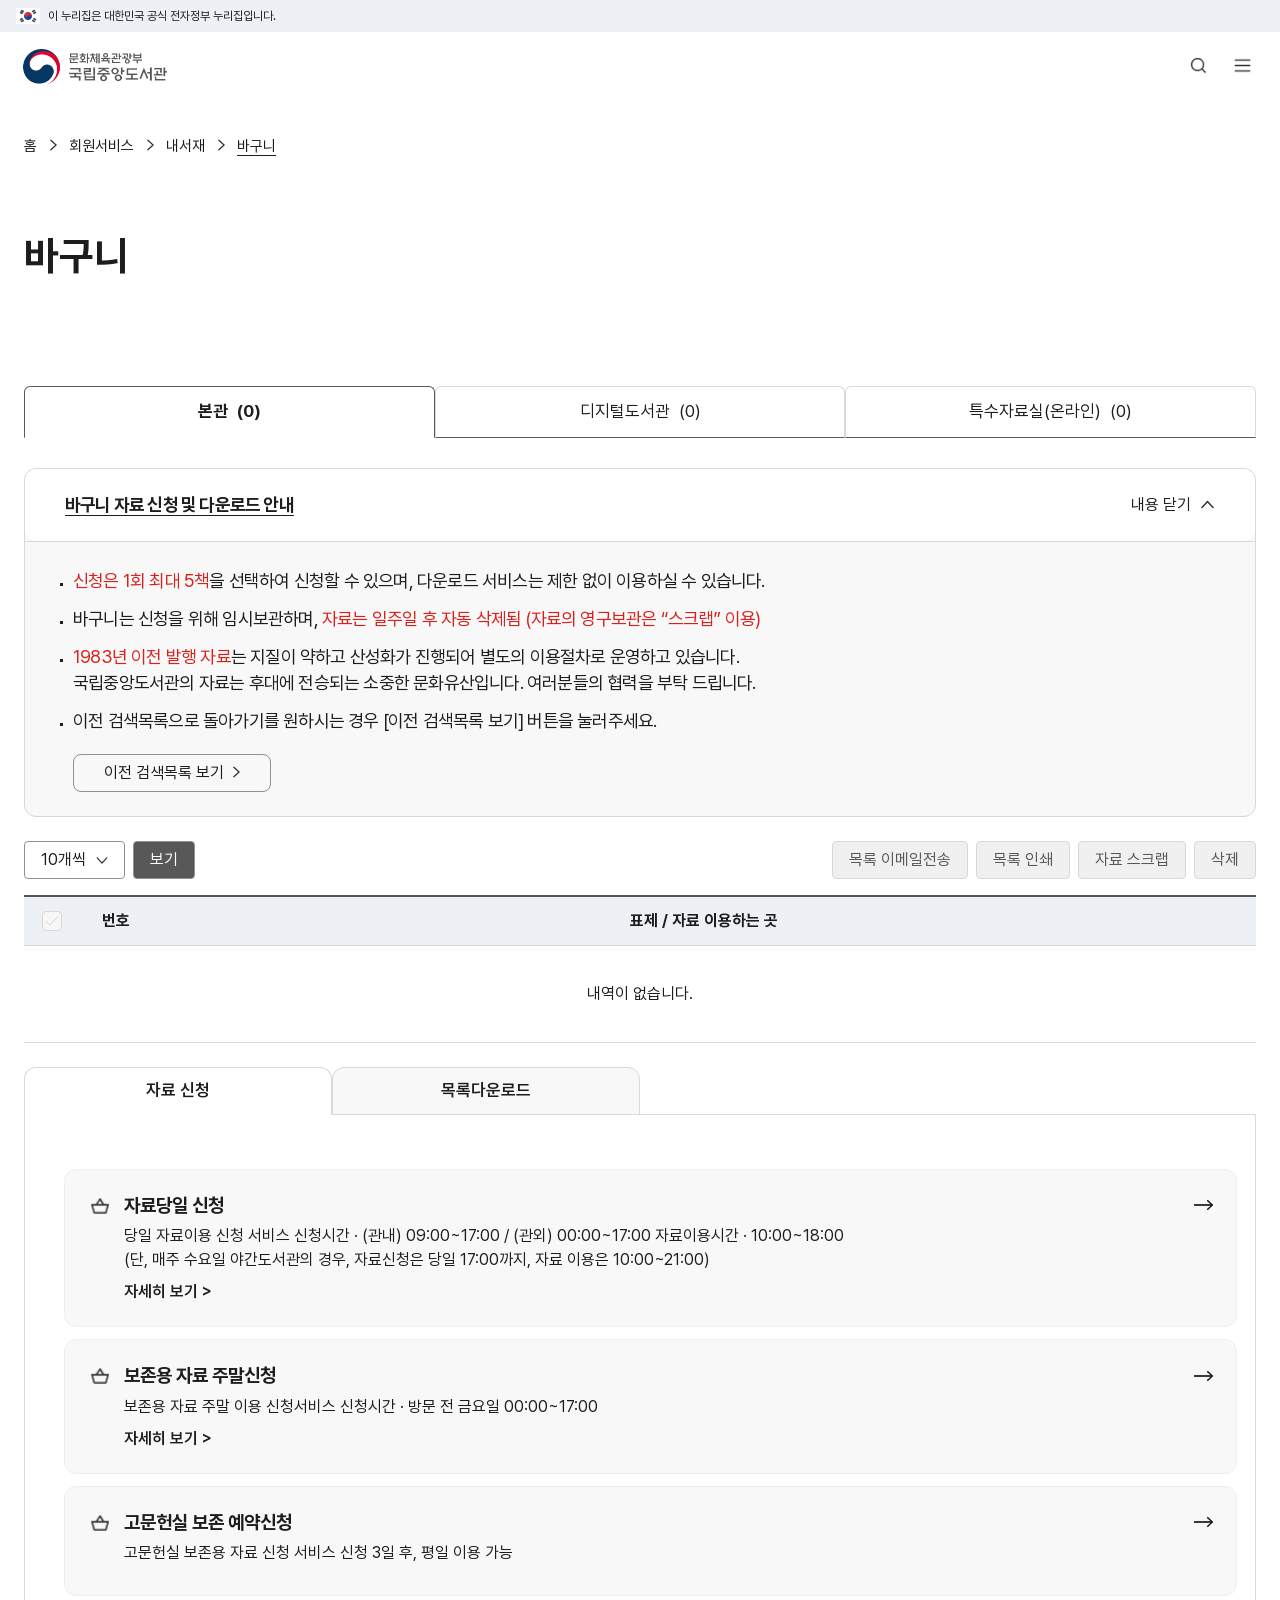
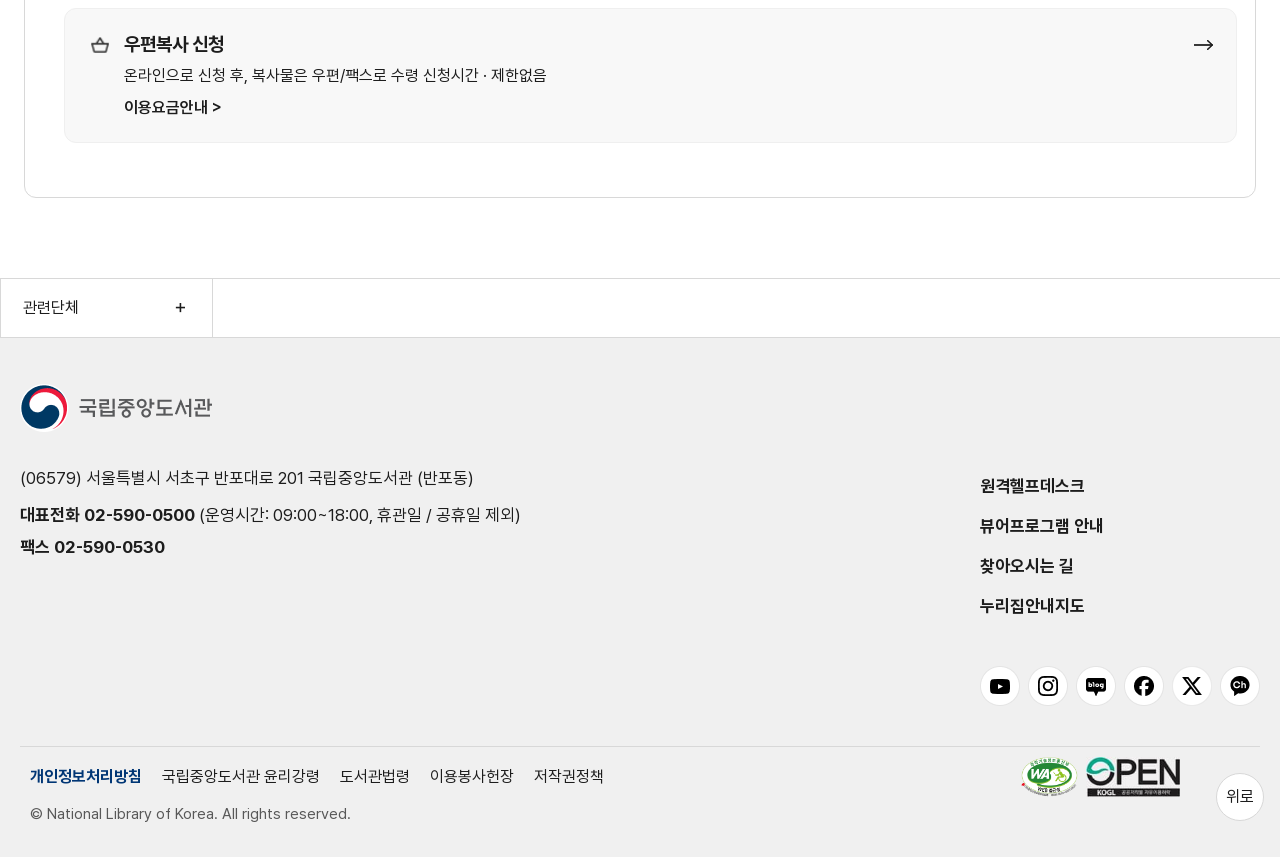
<file: UI-ProSkill/sub.html>
<!doctype html>
<html lang="ko">

<head>
	<meta charset="utf-8" />
	<meta content="width=device-width, initial-scale=1" name="viewport" />
	<title>바구니 | 내서재 | 국립중앙도서관</title>
	<link href="css/theme.css" rel="stylesheet" />
	<link href="css/common.css" rel="stylesheet" />
	<link href="css/sub.css" rel="stylesheet" />
</head>

<body>
	<a class="skip" href="#main">본문 바로가기</a>
	<!-- Start: 헤더 -->
	<header class="site-header">
		<div class="government">
			<div class="contents-wrap">
				<img class="flag-icon" alt="태극기" src="assets/icons/korean-flag.png" />이 누리집은 대한민국 공식 전자정부
				누리집입니다.
			</div>
		</div>
		<div class="contents-wrap">
			<div class="utility-links">
				<a class="utility-link">국립어린이청소년도서관</a>
				<a class="utility-link">국립세종도서관</a>
				<a class="utility-link" href="main.html">첫 화면</a>
				<a class="utility-link">English</a>
			</div>
			<div class="masthead">
				<h1 class="tit">
					<a class="brand-link" href="main.html">
						<img class="brand-logo" alt="국립중앙도서관" src="assets/images/library-logo.png" />
					</a>
				</h1>
				<div class="actions">
					<button aria-controls="search-box" aria-expanded="false" class="utility-toggle">
						<img class="action-icon" alt="" src="assets/icons/search.png" />
						<span class="action-label toggle-label">통합검색</span>
					</button>
					<a class="action-link">
						<img class="action-icon" alt="" src="assets/icons/login.png" />
						<span class="action-label">로그인</span>
					</a>
					<a class="action-link">
						<img class="action-icon" alt="" src="assets/icons/join.png" />
						<span class="action-label">회원가입</span>
					</a>
					<a class="action-link" href="sub.html">
						<img class="action-icon" alt="" src="assets/icons/basket.png" />
						<span class="action-label">바구니</span>
					</a>
					<button aria-controls="directory" aria-expanded="false" class="utility-toggle">
						<img class="action-icon" alt="" src="assets/icons/menu.png" />
						<span class="action-label toggle-label">전체메뉴</span>
					</button>
				</div>
			</div>
		</div>
		<!-- Start: Gnb -->
		<nav class="main-nav" aria-label="주 메뉴">
			<div class="contents-wrap nav-list">
				<div class="nav-item">
					<button aria-controls="menu-0" aria-expanded="false" class="nav-toggle" type="button">
						자료검색
					</button>
					<section aria-label="자료검색" class="menu-panel" hidden="" id="menu-0">
						<div class="contents-wrap panel-inner">
							<div class="panel-intro">
								<h2 class="tit panel-tit">자료검색</h2>
								<p class="desc panel-desc">도서관 소장자료와 국내외 학술 데이터베이스를 검색할 수 있습니다.</p>
							</div>
							<div class="panel-content">
								<div class="menu-list search-menu-list">
									<a class="menu-link">소장자료</a>
									<div class="group">
										<button aria-controls="group-0-1" aria-expanded="false"
											class="menu-link group-toggle">
											Web DB
										</button>
										<div class="children" hidden="" id="group-0-1">
											<a class="child-link">통합검색</a>
											<a class="child-link">국외DB</a>
											<a class="child-link">국내DB</a>
										</div>
									</div>
									<a class="menu-link">지식정보 통합검색</a>
									<a class="menu-link">오아시스(OASIS)</a>
									<a class="menu-link">OAK국가리포지터리</a>
									<a class="menu-link">국가서지 LOD</a>
									<a class="menu-link">국가자료종합목록</a>
									<a class="menu-link">국가전자도서관</a>
									<a class="menu-link">한국고문헌종합목록</a>
									<div class="group">
										<button aria-controls="group-0-9" aria-expanded="false"
											class="menu-link group-toggle">
											근대문학종합목록
										</button>
										<div class="children" hidden="" id="group-0-9">
											<a class="child-link">서비스 소개</a>
											<a class="child-link">작가/작품정보</a>
											<a class="child-link">자료검색</a>
										</div>
									</div>
									<a class="menu-link">본문검색 서비스</a>
									<a class="menu-link">디지털화 자료</a>
									<a class="menu-link">AI 학습데이터(공유서재)</a>
								</div>
							</div>
						</div>
					</section>
				</div>
				<div class="nav-item">
					<button aria-controls="menu-1" aria-expanded="false" class="nav-toggle" type="button">
						컬렉션
					</button>
					<section aria-label="컬렉션" class="menu-panel" hidden="" id="menu-1">
						<div class="contents-wrap panel-inner">
							<div class="panel-intro">
								<h2 class="tit panel-tit">컬렉션</h2>
								<p class="desc panel-desc">신착·추천도서와 주제별 디지털 컬렉션을 만날 수 있습니다.</p>
							</div>
							<div class="panel-content">
								<div class="menu-list group-list">
									<div class="group">
										<button aria-controls="group-1-0" aria-expanded="false"
											class="menu-link group-toggle">
											신착·추천
										</button>
										<div class="children" hidden="" id="group-1-0">
											<a class="child-link">신착도서</a>
											<a class="child-link">사서추천도서</a>
											<a class="child-link">노벨상 x 한강</a>
											<a class="child-link">책 읽어주는 도서관</a>
											<a class="child-link">영상자료목록</a>
											<a class="child-link">멀티미디어목록</a>
											<a class="child-link">영상배움터</a>
										</div>
									</div>
									<div class="group">
										<button aria-controls="group-1-1" aria-expanded="false"
											class="menu-link group-toggle">
											디지털 컬렉션
										</button>
										<div class="children" hidden="" id="group-1-1">
											<a class="child-link">주제별 컬렉션</a>
											<a class="child-link">대한민국신문아카이브</a>
											<a class="child-link">관보</a>
											<a class="child-link">전시컬렉션(온라인전시)</a>
											<a class="child-link">코리안 메모리</a>
											<a class="child-link">해외 한국관련자료</a>
										</div>
									</div>
									<div class="group">
										<button aria-controls="group-1-2" aria-expanded="false"
											class="menu-link group-toggle">
											발간자료
										</button>
										<div class="children" hidden="" id="group-1-2">
											<a class="child-link">월간 납본 동향</a>
											<a class="child-link">오늘의 도서관</a>
											<a class="child-link">도서관</a>
											<a class="child-link">연보</a>
											<a class="child-link">대한민국 국가서지</a>
											<a class="child-link">월드라이브러리</a>
											<a class="child-link">라이브러리+</a>
											<a class="child-link">연구자료</a>
											<a class="child-link">IFLA 보존복원(PAC) 한국센터</a>
											<a class="child-link">국립중앙도서관 이슈페이퍼</a>
											<a class="child-link">INKSLIB Webzine</a>
											<a class="child-link">기타자료</a>
											<a class="child-link">NLK 리포지터리</a>
											<a class="child-link">세계의 도서관</a>
											<a class="child-link">ISNI NEWS</a>
										</div>
									</div>
								</div>
							</div>
						</div>
					</section>
				</div>
				<div class="nav-item">
					<button aria-controls="menu-2" aria-expanded="false" class="nav-toggle" type="button">
						도서관 서비스
					</button>
					<section aria-label="도서관 서비스" class="menu-panel" hidden="" id="menu-2">
						<div class="contents-wrap panel-inner">
							<div class="panel-intro">
								<h2 class="tit panel-tit">도서관 서비스</h2>
								<p class="desc panel-desc">이용자와 사서, 출판사를 위한 도서관 서비스를 안내합니다.</p>
							</div>
							<div class="panel-content">
								<div class="menu-list group-list">
									<div class="group">
										<button aria-controls="group-2-0" aria-expanded="false"
											class="menu-link group-toggle">
											이용자
										</button>
										<div class="children" hidden="" id="group-2-0">
											<a class="child-link">사서에게 물어보세요</a>
											<a class="child-link">연구정보서비스</a>
											<a class="child-link">정책정보서비스</a>
											<a class="child-link">상호대차</a>
											<a class="child-link">책이음서비스</a>
											<a class="child-link">Open API</a>
											<a class="child-link">ISNI-KOREA</a>
										</div>
									</div>
									<div class="group">
										<button aria-controls="group-2-1" aria-expanded="false"
											class="menu-link group-toggle">
											사서
										</button>
										<div class="children" hidden="" id="group-2-1">
											<a class="child-link">사서교육</a>
											<a class="child-link">사서지원서비스</a>
											<a class="child-link">공공도서관기술지원</a>
											<a class="child-link">도서관 정보나루</a>
										</div>
									</div>
									<div class="group">
										<button aria-controls="group-2-2" aria-expanded="false"
											class="menu-link group-toggle">
											출판사
										</button>
										<div class="children" hidden="" id="group-2-2">
											<a class="child-link">ISBN.ISSN.납본시스템</a>
										</div>
									</div>
								</div>
							</div>
						</div>
					</section>
				</div>
				<div class="nav-item">
					<button aria-controls="menu-3" aria-expanded="false" class="nav-toggle" type="button">
						교육·문화행사
					</button>
					<section aria-label="교육·문화행사" class="menu-panel" hidden="" id="menu-3">
						<div class="contents-wrap panel-inner">
							<div class="panel-intro">
								<h2 class="tit panel-tit">교육·문화행사</h2>
								<p class="desc panel-desc">도서관 교육프로그램과 전시·문화행사를 확인할 수 있습니다.</p>
							</div>
							<div class="panel-content">
								<div class="menu-list group-list">
									<div class="group">
										<button aria-controls="group-3-0" aria-expanded="false"
											class="menu-link group-toggle">
											교육프로그램
										</button>
										<div class="children" hidden="" id="group-3-0">
											<a class="child-link">디지털 미디어 창작 활용 교육</a>
											<a class="child-link">인문학 프로그램</a>
											<a class="child-link">강연·세미나</a>
										</div>
									</div>
									<div class="group">
										<button aria-controls="group-3-1" aria-expanded="false"
											class="menu-link group-toggle">
											문화행사
										</button>
										<div class="children" hidden="" id="group-3-1">
											<a class="child-link">영화 상영</a>
											<a class="child-link">해설이 있는 K 컬처</a>
										</div>
									</div>
									<div class="group">
										<button aria-controls="group-3-2" aria-expanded="false"
											class="menu-link group-toggle">
											전시·체험
										</button>
										<div class="children" hidden="" id="group-3-2">
											<a class="child-link">전시</a>
											<a class="child-link">기록매체박물관</a>
											<a class="child-link">실감체험관</a>
										</div>
									</div>
								</div>
							</div>
						</div>
					</section>
				</div>
				<div class="nav-item">
					<button aria-controls="menu-4" aria-expanded="false" class="nav-toggle" type="button">
						도서관 이용
					</button>
					<section aria-label="도서관 이용" class="menu-panel" hidden="" id="menu-4">
						<div class="contents-wrap panel-inner">
							<div class="panel-intro">
								<h2 class="tit panel-tit">도서관 이용</h2>
								<p class="desc panel-desc">이용시간과 자료 신청, 시설 이용 방법을 안내합니다.</p>
							</div>
							<div class="panel-content">
								<div class="menu-list">
									<a class="menu-link">이용안내</a>
									<a class="menu-link">자료상담·신청</a>
									<a class="menu-link">도서관 일정</a>
									<a class="menu-link">편의시설</a>
									<a class="menu-link">신청·참여</a>
									<a class="menu-link">자주하는 질문</a>
									<a class="menu-link">오류신고</a>
									<a class="menu-link">분실물찾기</a>
								</div>
							</div>
						</div>
					</section>
				</div>
				<div class="nav-item">
					<button aria-controls="menu-5" aria-expanded="false" class="nav-toggle" type="button">
						도서관 소개
					</button>
					<section aria-label="도서관 소개" class="menu-panel" hidden="" id="menu-5">
						<div class="contents-wrap panel-inner">
							<div class="panel-intro">
								<h2 class="tit panel-tit">도서관 소개</h2>
								<p class="desc panel-desc">국립중앙도서관의 주요 업무와 소식을 소개합니다.</p>
							</div>
							<div class="panel-content">
								<div class="menu-list group-list">
									<div class="group">
										<button aria-controls="group-5-0" aria-expanded="false"
											class="menu-link group-toggle">
											국립중앙도서관
										</button>
										<div class="children" hidden="" id="group-5-0">
											<a class="child-link">인사말</a>
											<a class="child-link">사명과 비전</a>
											<a class="child-link">연혁</a>
											<a class="child-link">조직·기구</a>
											<a class="child-link">도서관 업무</a>
											<a class="child-link">장서현황</a>
											<a class="child-link">시설현황</a>
											<a class="child-link">찾아오시는 길</a>
											<a class="child-link">주차안내</a>
											<a class="child-link">도서관 주요현황</a>
										</div>
									</div>
									<div class="group">
										<button aria-controls="group-5-1" aria-expanded="false"
											class="menu-link group-toggle">
											소속도서관
										</button>
										<div class="children" hidden="" id="group-5-1">
											<a class="child-link">국립어린이청소년도서관</a>
											<a class="child-link">국립세종도서관</a>
										</div>
									</div>
									<div class="group">
										<button aria-controls="group-5-2" aria-expanded="false"
											class="menu-link group-toggle">
											도서관 협력
										</button>
										<div class="children" hidden="" id="group-5-2">
											<a class="child-link">사서에게 물어보세요</a>
											<a class="child-link">국가정책정보협의회</a>
											<a class="child-link">한국고전적보존협의회</a>
											<a class="child-link">국가지식자원공유서비스</a>
											<a class="child-link">IFLA 보존복원(PAC) 한국센터</a>
											<a class="child-link">도서관 협력 활동</a>
										</div>
									</div>
									<div class="group">
										<button aria-controls="group-5-3" aria-expanded="false"
											class="menu-link group-toggle">
											도서관 홍보
										</button>
										<div class="children" hidden="" id="group-5-3">
											<a class="child-link">보도자료</a>
											<a class="child-link">카드뉴스</a>
											<a class="child-link">포토뉴스</a>
											<a class="child-link">영상뉴스</a>
											<a class="child-link">도서관 사진</a>
											<a class="child-link">로고·슬로건·도서관체</a>
										</div>
									</div>
									<div class="group">
										<button aria-controls="group-5-4" aria-expanded="false"
											class="menu-link group-toggle">
											도서관 소식
										</button>
										<div class="children" hidden="" id="group-5-4">
											<a class="child-link">공지공고</a>
											<a class="child-link">인재채용</a>
											<a class="child-link">행사안내</a>
											<a class="child-link">설문조사</a>
										</div>
									</div>
									<div class="group">
										<button aria-controls="group-5-5" aria-expanded="false"
											class="menu-link group-toggle">
											정보공개
										</button>
										<div class="children" hidden="" id="group-5-5">
											<a class="child-link">정보공개제도 안내</a>
											<a class="child-link">정보공개목록</a>
											<a class="child-link">사전정보공표</a>
											<a class="child-link">정보공개시스템</a>
											<a class="child-link">공공데이터 개방</a>
											<a class="child-link">공공데이터오류신고</a>
										</div>
									</div>
								</div>
							</div>
						</div>
					</section>
				</div>
			</div>
		</nav>
		<!-- End: Gnb -->
		<!-- Start: 통합검색 -->
		<section aria-label="통합검색" class="utility-panel" hidden="" id="search-box">
			<button class="close" type="button" aria-label="통합검색 닫기">
				<img class="close-icon" src="assets/icons/close.svg" alt="" width="24" height="24" />
			</button>
			<div class="contents-wrap">
				<h2 class="tit search-tit">통합검색</h2>
				<form class="preview-search">
					<div class="dropbox" data-value="catalog">
						<button type="button" class="selected-text" aria-label="검색 범위: 소장자료" aria-haspopup="listbox"
							aria-expanded="false" aria-controls="search-options">
							소장자료
						</button>
						<ul class="dropbox-option" id="search-options" role="listbox" aria-label="검색 범위" hidden>
							<li role="option" aria-selected="true" class="selected option-item" data-value="catalog"
								tabindex="-1">
								소장자료
							</li>
							<li class="option-item" role="option" aria-selected="false" data-value="site" tabindex="-1">
								누리집</li>
						</ul>
					</div>
					<div class="search-field">
						<input class="field search-input" aria-label="검색어" id="keyword" name="kwd"
							placeholder="검색어를 입력해 주세요" required="" type="search" /><button type="button"
							class="clear-search" aria-label="검색어 지우기" hidden>
							<span class="search-close" aria-hidden="true"></span>
						</button>
					</div>
					<button class="search-submit" type="submit">검색</button>
				</form>
				<p class="desc search-status" role="status"></p>
				<section class="recent-search" aria-labelledby="recent-title">
					<div class="recent-heading">
						<h3 class="tit recent-tit" id="recent-title">최근 검색어</h3>
						<button type="button" class="clear-history">전체삭제 <img src="assets/icons/delete-all.svg"
								width="16" height="16" alt="" /></button>
					</div>
					<ul class="recent-chips"></ul>
					<p class="desc chip-empty" hidden>최근 검색어가 없습니다.</p>
					<template class="chip-template">
						<li class="search-chip">
							<button type="button" class="recent-keyword"></button>
							<button type="button" class="chip-delete"><img src="assets/icons/delete-word.svg" width="16"
									height="16" alt="" /></button>
						</li>
					</template>
				</section>
			</div>
		</section>
		<!-- End: 통합검색 -->
		<!-- Start: 모바일 전체메뉴 -->
		<div class="mobile-directory" role="dialog" aria-modal="true" aria-label="전체메뉴" hidden id="directory">
			<div class="directory-top">
				<div class="directory-shortcuts">
					<a class="directory-top-link">누리집안내지도</a>
					<a class="directory-top-link">English</a>
					<a class="directory-top-link" href="main.html">첫 화면</a>
				</div>
				<button class="close" type="button" aria-label="전체메뉴 닫기">
					<img class="close-icon" src="assets/icons/close.svg" alt="" />
				</button>
				<a class="directory-login"><img class="login-icon" src="assets/icons/login.png" alt="" />로그인을 해주세요.</a>
				<form class="directory-search" role="search" aria-label="홈페이지 내 검색">
					<input class="directory-field search-input" type="search" aria-label="홈페이지 내 검색"
						placeholder="홈페이지 내 검색" required />
					<button type="button" class="clear-search" aria-label="검색어 지우기" hidden>
						<span class="search-close" aria-hidden="true"></span>
					</button>
					<button class="directory-search-btn" type="submit" aria-label="검색"><img class="search-icon"
							src="assets/icons/search.png" alt="" /></button>
				</form>
				<p class="desc directory-search-status" role="status"></p>
			</div>
			<div class="directory-body">
				<div class="directory-index" role="navigation" aria-label="전체메뉴 대분류">
					<a class="directory-index-link" href="#directory-section-1">자료검색</a>
					<a class="directory-index-link" href="#directory-section-2">컬렉션</a>
					<a class="directory-index-link" href="#directory-section-3">도서관 서비스</a>
					<a class="directory-index-link" href="#directory-section-4">교육·문화행사</a>
					<a class="directory-index-link" href="#directory-section-5">도서관 이용</a>
					<a class="directory-index-link" href="#directory-section-6">도서관 소개</a>
					<a class="directory-index-link" href="#directory-section-7">내 서재</a>
				</div>
				<div class="directory">
					<section class="directory-section" id="directory-section-1">
						<h3 class="tit directory-tit" tabindex="-1">자료검색</h3>
						<button class="directory-link" type="button" aria-pressed="false">소장자료</button>
						<button class="directory-link" type="button" aria-pressed="false">Web DB</button>
						<ul class="directory-children">
							<li><button class="directory-link directory-child-link" type="button"
									aria-pressed="false">통합검색</button></li>
							<li><button class="directory-link directory-child-link" type="button"
									aria-pressed="false">국외DB</button></li>
							<li><button class="directory-link directory-child-link" type="button"
									aria-pressed="false">국내DB</button></li>
						</ul>
						<button class="directory-link" type="button" aria-pressed="false">지식정보 통합검색</button>
						<button class="directory-link" type="button" aria-pressed="false">오아시스(OASIS)</button>
						<button class="directory-link" type="button" aria-pressed="false">OAK국가리포지터리</button>
						<button class="directory-link" type="button" aria-pressed="false">국가서지 LOD</button>
						<button class="directory-link" type="button" aria-pressed="false">국가자료종합목록</button>
						<button class="directory-link" type="button" aria-pressed="false">국가전자도서관</button>
						<button class="directory-link" type="button" aria-pressed="false">한국고문헌종합목록</button>
						<button class="directory-link" type="button" aria-pressed="false">근대문학종합목록</button>
						<ul class="directory-children">
							<li>
								<button class="directory-link directory-child-link" type="button"
									aria-pressed="false">서비스 소개</button>
							</li>
							<li><button class="directory-link directory-child-link" type="button"
									aria-pressed="false">작가/작품정보</button></li>
							<li><button class="directory-link directory-child-link" type="button"
									aria-pressed="false">자료검색</button></li>
						</ul>
						<button class="directory-link" type="button" aria-pressed="false">본문검색 서비스</button>
						<button class="directory-link" type="button" aria-pressed="false">디지털화 자료</button>
						<button class="directory-link" type="button" aria-pressed="false">AI 학습데이터(공유서재)</button>
					</section>
					<section class="directory-section" id="directory-section-2">
						<h3 class="tit directory-tit" tabindex="-1">컬렉션</h3>
						<button class="directory-link" type="button" aria-pressed="false">신착·추천</button>
						<ul class="directory-children">
							<li><button class="directory-link directory-child-link" type="button"
									aria-pressed="false">신착도서</button></li>
							<li><button class="directory-link directory-child-link" type="button"
									aria-pressed="false">사서추천도서</button></li>
							<li><button class="directory-link directory-child-link" type="button"
									aria-pressed="false">노벨상 x 한강</button></li>
							<li><button class="directory-link directory-child-link" type="button" aria-pressed="false">책
									읽어주는 도서관</button></li>
							<li><button class="directory-link directory-child-link" type="button"
									aria-pressed="false">영상자료목록</button></li>
							<li><button class="directory-link directory-child-link" type="button"
									aria-pressed="false">멀티미디어목록</button></li>
							<li><button class="directory-link directory-child-link" type="button"
									aria-pressed="false">영상배움터</button></li>
						</ul>
						<button class="directory-link" type="button" aria-pressed="false">디지털 컬렉션</button>
						<ul class="directory-children">
							<li><button class="directory-link directory-child-link" type="button"
									aria-pressed="false">주제별 컬렉션</button></li>
							<li><button class="directory-link directory-child-link" type="button"
									aria-pressed="false">대한민국신문아카이브</button></li>
							<li><button class="directory-link directory-child-link" type="button"
									aria-pressed="false">관보</button></li>
							<li><button class="directory-link directory-child-link" type="button"
									aria-pressed="false">전시컬렉션(온라인전시)</button></li>
							<li><button class="directory-link directory-child-link" type="button"
									aria-pressed="false">코리안 메모리</button></li>
							<li><button class="directory-link directory-child-link" type="button"
									aria-pressed="false">해외 한국관련자료</button></li>
						</ul>
						<button class="directory-link" type="button" aria-pressed="false">발간자료</button>
						<ul class="directory-children">
							<li><button class="directory-link directory-child-link" type="button"
									aria-pressed="false">월간 납본 동향</button></li>
							<li><button class="directory-link directory-child-link" type="button"
									aria-pressed="false">오늘의 도서관</button></li>
							<li><button class="directory-link directory-child-link" type="button"
									aria-pressed="false">도서관</button></li>
							<li><button class="directory-link directory-child-link" type="button"
									aria-pressed="false">연보</button></li>
							<li><button class="directory-link directory-child-link" type="button"
									aria-pressed="false">대한민국 국가서지</button></li>
							<li><button class="directory-link directory-child-link" type="button"
									aria-pressed="false">월드라이브러리</button></li>
							<li><button class="directory-link directory-child-link" type="button"
									aria-pressed="false">라이브러리+</button></li>
							<li><button class="directory-link directory-child-link" type="button"
									aria-pressed="false">연구자료</button></li>
							<li><button class="directory-link directory-child-link" type="button"
									aria-pressed="false">IFLA 보존복원(PAC) 한국센터</button></li>
							<li><button class="directory-link directory-child-link" type="button"
									aria-pressed="false">국립중앙도서관 이슈페이퍼</button></li>
							<li><button class="directory-link directory-child-link" type="button"
									aria-pressed="false">INKSLIB Webzine</button></li>
							<li><button class="directory-link directory-child-link" type="button"
									aria-pressed="false">기타자료</button></li>
							<li><button class="directory-link directory-child-link" type="button"
									aria-pressed="false">NLK 리포지터리</button></li>
							<li><button class="directory-link directory-child-link" type="button"
									aria-pressed="false">세계의 도서관</button></li>
							<li><button class="directory-link directory-child-link" type="button"
									aria-pressed="false">ISNI NEWS</button></li>
						</ul>
					</section>
					<section class="directory-section" id="directory-section-3">
						<h3 class="tit directory-tit" tabindex="-1">도서관 서비스</h3>
						<button class="directory-link" type="button" aria-pressed="false">이용자</button>
						<ul class="directory-children">
							<li><button class="directory-link directory-child-link" type="button"
									aria-pressed="false">사서에게 물어보세요</button></li>
							<li><button class="directory-link directory-child-link" type="button"
									aria-pressed="false">연구정보서비스</button></li>
							<li><button class="directory-link directory-child-link" type="button"
									aria-pressed="false">정책정보서비스</button></li>
							<li><button class="directory-link directory-child-link" type="button"
									aria-pressed="false">상호대차</button></li>
							<li><button class="directory-link directory-child-link" type="button"
									aria-pressed="false">책이음서비스</button></li>
							<li><button class="directory-link directory-child-link" type="button"
									aria-pressed="false">Open API</button></li>
							<li><button class="directory-link directory-child-link" type="button"
									aria-pressed="false">ISNI-KOREA</button></li>
						</ul>
						<button class="directory-link" type="button" aria-pressed="false">사서</button>
						<ul class="directory-children">
							<li><button class="directory-link directory-child-link" type="button"
									aria-pressed="false">사서교육</button></li>
							<li><button class="directory-link directory-child-link" type="button"
									aria-pressed="false">사서지원서비스</button></li>
							<li><button class="directory-link directory-child-link" type="button"
									aria-pressed="false">공공도서관기술지원</button></li>
							<li><button class="directory-link directory-child-link" type="button"
									aria-pressed="false">도서관 정보나루</button></li>
						</ul>
						<button class="directory-link" type="button" aria-pressed="false">출판사</button>
						<ul class="directory-children">
							<li><button class="directory-link directory-child-link" type="button"
									aria-pressed="false">ISBN.ISSN.납본시스템</button></li>
						</ul>
					</section>
					<section class="directory-section" id="directory-section-4">
						<h3 class="tit directory-tit" tabindex="-1">교육·문화행사</h3>
						<button class="directory-link" type="button" aria-pressed="false">교육프로그램</button>
						<ul class="directory-children">
							<li><button class="directory-link directory-child-link" type="button"
									aria-pressed="false">디지털 미디어 창작 활용 교육</button></li>
							<li><button class="directory-link directory-child-link" type="button"
									aria-pressed="false">인문학 프로그램</button></li>
							<li><button class="directory-link directory-child-link" type="button"
									aria-pressed="false">강연·세미나</button></li>
						</ul>
						<button class="directory-link" type="button" aria-pressed="false">문화행사</button>
						<ul class="directory-children">
							<li><button class="directory-link directory-child-link" type="button"
									aria-pressed="false">영화 상영</button></li>
							<li><button class="directory-link directory-child-link" type="button"
									aria-pressed="false">해설이 있는 K 컬처</button></li>
						</ul>
						<button class="directory-link" type="button" aria-pressed="false">전시·체험</button>
						<ul class="directory-children">
							<li><button class="directory-link directory-child-link" type="button"
									aria-pressed="false">전시</button></li>
							<li><button class="directory-link directory-child-link" type="button"
									aria-pressed="false">기록매체박물관</button></li>
							<li><button class="directory-link directory-child-link" type="button"
									aria-pressed="false">실감체험관</button></li>
						</ul>
					</section>
					<section class="directory-section" id="directory-section-5">
						<h3 class="tit directory-tit" tabindex="-1">도서관 이용</h3>
						<button class="directory-link" type="button" aria-pressed="false">이용안내</button>
						<ul class="directory-children">
							<li><button class="directory-link directory-child-link" type="button"
									aria-pressed="false">이용시간</button></li>
							<li><button class="directory-link directory-child-link" type="button"
									aria-pressed="false">이용증 발급</button></li>
							<li><button class="directory-link directory-child-link" type="button"
									aria-pressed="false">물품보관함</button></li>
							<li><button class="directory-link directory-child-link" type="button"
									aria-pressed="false">자료실 이용</button></li>
							<li><button class="directory-link directory-child-link" type="button"
									aria-pressed="false">자료복사·출력</button></li>
							<li><button class="directory-link directory-child-link" type="button"
									aria-pressed="false">견학</button></li>
							<li><button class="directory-link directory-child-link" type="button"
									aria-pressed="false">관람증</button></li>
						</ul>
						<button class="directory-link" type="button" aria-pressed="false">자료상담·신청</button>
						<ul class="directory-children">
							<li><button class="directory-link directory-child-link" type="button"
									aria-pressed="false">자료상담</button></li>
							<li><button class="directory-link directory-child-link" type="button"
									aria-pressed="false">자료신청안내</button></li>
							<li><button class="directory-link directory-child-link" type="button"
									aria-pressed="false">외국자료 비치희망</button></li>
							<li><button class="directory-link directory-child-link" type="button"
									aria-pressed="false">디지털도서관 예약</button></li>
						</ul>
						<button class="directory-link" type="button" aria-pressed="false">도서관 일정</button>
						<button class="directory-link" type="button" aria-pressed="false">편의시설</button>
						<ul class="directory-children">
							<li><button class="directory-link directory-child-link" type="button"
									aria-pressed="false">식당</button></li>
							<li><button class="directory-link directory-child-link" type="button"
									aria-pressed="false">북카페</button></li>
							<li><button class="directory-link directory-child-link" type="button"
									aria-pressed="false">편의점</button></li>
							<li><button class="directory-link directory-child-link" type="button"
									aria-pressed="false">주차안내</button></li>
							<li><button class="directory-link directory-child-link" type="button"
									aria-pressed="false">무선 인터넷</button></li>
						</ul>
						<button class="directory-link" type="button" aria-pressed="false">신청·참여</button>
						<ul class="directory-children">
							<li><button class="directory-link directory-child-link" type="button"
									aria-pressed="false">저작권 이용허락</button></li>
							<li><button class="directory-link directory-child-link" type="button"
									aria-pressed="false">책다모아(기증)</button></li>
							<li><button class="directory-link directory-child-link" type="button"
									aria-pressed="false">메일링 서비스</button></li>
							<li><button class="directory-link directory-child-link" type="button"
									aria-pressed="false">공공예식장</button></li>
							<li><button class="directory-link directory-child-link" type="button"
									aria-pressed="false">국민신문고</button></li>
						</ul>
						<button class="directory-link" type="button" aria-pressed="false">자주하는 질문</button>
						<ul class="directory-children">
							<li><button class="directory-link directory-child-link" type="button"
									aria-pressed="false">본관</button></li>
							<li><button class="directory-link directory-child-link" type="button"
									aria-pressed="false">디지털도서관</button></li>
						</ul>
						<button class="directory-link" type="button" aria-pressed="false">오류신고</button>
						<button class="directory-link" type="button" aria-pressed="false">분실물찾기</button>
					</section>
					<section class="directory-section" id="directory-section-6">
						<h3 class="tit directory-tit" tabindex="-1">도서관 소개</h3>
						<button class="directory-link" type="button" aria-pressed="false">국립중앙도서관</button>
						<ul class="directory-children">
							<li><button class="directory-link directory-child-link" type="button"
									aria-pressed="false">인사말</button></li>
							<li><button class="directory-link directory-child-link" type="button"
									aria-pressed="false">사명과 비전</button></li>
							<li><button class="directory-link directory-child-link" type="button"
									aria-pressed="false">연혁</button></li>
							<li><button class="directory-link directory-child-link" type="button"
									aria-pressed="false">조직·기구</button></li>
							<li><button class="directory-link directory-child-link" type="button"
									aria-pressed="false">도서관 업무</button></li>
							<li><button class="directory-link directory-child-link" type="button"
									aria-pressed="false">장서현황</button></li>
							<li><button class="directory-link directory-child-link" type="button"
									aria-pressed="false">시설현황</button></li>
							<li><button class="directory-link directory-child-link" type="button"
									aria-pressed="false">찾아오시는 길</button></li>
							<li><button class="directory-link directory-child-link" type="button"
									aria-pressed="false">주차안내</button></li>
							<li><button class="directory-link directory-child-link" type="button"
									aria-pressed="false">도서관 주요현황</button></li>
						</ul>
						<button class="directory-link" type="button" aria-pressed="false">소속도서관</button>
						<ul class="directory-children">
							<li><button class="directory-link directory-child-link" type="button"
									aria-pressed="false">국립어린이청소년도서관</button></li>
							<li><button class="directory-link directory-child-link" type="button"
									aria-pressed="false">국립세종도서관</button></li>
						</ul>
						<button class="directory-link" type="button" aria-pressed="false">도서관 협력</button>
						<ul class="directory-children">
							<li><button class="directory-link directory-child-link" type="button"
									aria-pressed="false">사서에게 물어보세요</button></li>
							<li><button class="directory-link directory-child-link" type="button"
									aria-pressed="false">국가정책정보협의회</button></li>
							<li><button class="directory-link directory-child-link" type="button"
									aria-pressed="false">한국고전적보존협의회</button></li>
							<li><button class="directory-link directory-child-link" type="button"
									aria-pressed="false">국가지식자원공유서비스</button></li>
							<li><button class="directory-link directory-child-link" type="button"
									aria-pressed="false">IFLA 보존복원(PAC) 한국센터</button></li>
							<li><button class="directory-link directory-child-link" type="button"
									aria-pressed="false">도서관 협력 활동</button></li>
						</ul>
						<button class="directory-link" type="button" aria-pressed="false">도서관 홍보</button>
						<ul class="directory-children">
							<li><button class="directory-link directory-child-link" type="button"
									aria-pressed="false">보도자료</button></li>
							<li><button class="directory-link directory-child-link" type="button"
									aria-pressed="false">카드뉴스</button></li>
							<li><button class="directory-link directory-child-link" type="button"
									aria-pressed="false">포토뉴스</button></li>
							<li><button class="directory-link directory-child-link" type="button"
									aria-pressed="false">영상뉴스</button></li>
							<li><button class="directory-link directory-child-link" type="button"
									aria-pressed="false">도서관 사진</button></li>
							<li><button class="directory-link directory-child-link" type="button"
									aria-pressed="false">로고·슬로건·도서관체</button></li>
						</ul>
						<button class="directory-link" type="button" aria-pressed="false">도서관 소식</button>
						<ul class="directory-children">
							<li><button class="directory-link directory-child-link" type="button"
									aria-pressed="false">공지공고</button></li>
							<li><button class="directory-link directory-child-link" type="button"
									aria-pressed="false">인재채용</button></li>
							<li><button class="directory-link directory-child-link" type="button"
									aria-pressed="false">행사안내</button></li>
							<li><button class="directory-link directory-child-link" type="button"
									aria-pressed="false">설문조사</button></li>
						</ul>
						<button class="directory-link" type="button" aria-pressed="false">정보공개</button>
						<ul class="directory-children">
							<li><button class="directory-link directory-child-link" type="button"
									aria-pressed="false">정보공개제도 안내</button></li>
							<li><button class="directory-link directory-child-link" type="button"
									aria-pressed="false">정보공개목록</button></li>
							<li><button class="directory-link directory-child-link" type="button"
									aria-pressed="false">사전정보공표</button></li>
							<li><button class="directory-link directory-child-link" type="button"
									aria-pressed="false">정보공개시스템</button></li>
							<li><button class="directory-link directory-child-link" type="button"
									aria-pressed="false">공공데이터 개방</button></li>
							<li><button class="directory-link directory-child-link" type="button"
									aria-pressed="false">공공데이터오류신고</button></li>
						</ul>
					</section>
					<section class="directory-section" id="directory-section-7">
						<h3 class="tit directory-tit" tabindex="-1">내 서재</h3>
						<button class="directory-link" type="button" aria-pressed="false">디지털도서관 예약 확인</button>
						<button class="directory-link" type="button" aria-pressed="false">연구정보서비스</button>
						<button class="directory-link" type="button" aria-pressed="false">연구정보서비스(데이터지원)</button>
						<button class="directory-link" type="button" aria-pressed="false">자료 신청내역</button>
						<button class="directory-link" type="button" aria-pressed="false">견학·교육 신청내역</button>
						<button class="directory-link" type="button" aria-pressed="false">전자우편 구독</button>
						<a class="directory-link" href="sub.html">바구니</a>
						<button class="directory-link" type="button" aria-pressed="false">내가 이용한 자료</button>
						<button class="directory-link" type="button" aria-pressed="false">스크랩</button>
						<button class="directory-link" type="button" aria-pressed="false">사서에게물어보세요 질문내역</button>
						<button class="directory-link" type="button" aria-pressed="false">학술지 목차 구독</button>
						<button class="directory-link" type="button" aria-pressed="false">우리집 e서재</button>
						<button class="directory-link" type="button" aria-pressed="false">복사·출력 사이버머니 환급</button>
					</section>
				</div>
			</div>
		</div>
		<!-- End: 모바일 전체메뉴 -->
	</header>
	<!-- End: 헤더 -->
	<main id="main" class="sub-page">
		<div class="contents-wrap sub-layout">
			<!-- Start: Lnb -->
			<nav class="lnb" aria-label="회원서비스">
				<h2 class="tit lnb-tit">회원서비스</h2>
				<a class="lnb-item lnb-link" href="https://www.nl.go.kr/NL/contents/N60300000000.do">회원가입</a>
				<a class="lnb-item lnb-link" href="https://www.nl.go.kr/NL/contents/N60401000000.do">회원정보수정</a>
				<button class="accordion lnb-item" type="button" aria-expanded="true"
					aria-controls="library-links">내서재</button>
				<ul class="lnb-list" id="library-links">
					<li class="lnb-entry">
						<a class="lnb-sub-link" href="https://nl.go.kr/dl_reservation/#/login">디지털도서관 예약 확인</a>
					</li>
					<li class="lnb-entry">
						<a class="lnb-sub-link" href="https://www.nl.go.kr/NL/contents/N60509010000.do">연구정보서비스</a>
					</li>
					<li class="lnb-entry">
						<a class="lnb-sub-link"
							href="https://www.nl.go.kr/NL/contents/N60513010000.do">연구정보서비스(데이터지원)</a>
					</li>
					<li class="lnb-entry">
						<a class="lnb-sub-link" href="https://www.nl.go.kr/NL/contents/N60501010000.do">자료 신청내역</a>
					</li>
					<li class="lnb-entry">
						<a class="lnb-sub-link" href="https://www.nl.go.kr/NL/contents/N60501050000.do">견학·교육 신청내역</a>
					</li>
					<li class="lnb-entry">
						<a class="lnb-sub-link" href="https://www.nl.go.kr/NL/contents/N60501070000.do">전자우편 구독</a>
					</li>
					<li class="lnb-entry">
						<a class="lnb-sub-link" href="sub.html" aria-current="page">바구니</a>
					</li>
					<li class="lnb-entry">
						<a class="lnb-sub-link" href="https://www.nl.go.kr/NL/contents/N60504010000.do">내가 이용한 자료</a>
					</li>
					<li class="lnb-entry">
						<a class="lnb-sub-link" href="https://www.nl.go.kr/NL/contents/N60505000000.do">스크랩</a>
					</li>
					<li class="lnb-entry">
						<a class="lnb-sub-link" href="https://www.nl.go.kr/NL/contents/N60502000000.do">사서에게물어보세요
							질문내역</a>
					</li>
					<li class="lnb-entry">
						<a class="lnb-sub-link" href="https://www.nl.go.kr/NL/contents/N60507030000.do">학술지 목차 구독</a>
					</li>
					<li class="lnb-entry">
						<a class="lnb-sub-link" href="https://www.nl.go.kr/NL/contents/N60508050000.do">우리집 e서재</a>
					</li>
					<li class="lnb-entry">
						<a class="lnb-sub-link" href="https://www.nl.go.kr/NL/contents/N60515000000.do">복사·출력 사이버머니
							환급</a>
					</li>
				</ul>
			</nav>
			<!-- End: Lnb -->
			<section class="basket-content" aria-labelledby="basket-title">
				<nav class="breadcrumbs" aria-label="현재 위치">
					<a href="main.html">홈</a><span class="breadcrumb-item">회원서비스</span><span
						class="breadcrumb-item">내서재</span><span class="breadcrumb-item" aria-current="page">바구니</span>
				</nav>
				<h2 class="tit basket-tit" id="basket-title">바구니</h2>
				<!-- Start: 바구니 -->
				<div class="tab-set">
					<div class="tabs type2" role="tablist" aria-label="바구니 자료 구분">
						<button class="tab type1" type="button" role="tab" id="tab-central"
							aria-controls="panel-central" aria-selected="true" tabindex="0">본관 (0)</button>
						<button class="tab type1" type="button" role="tab" id="tab-digital"
							aria-controls="panel-digital" aria-selected="false" tabindex="-1">디지털도서관 (0)</button>
						<button class="tab type1" type="button" role="tab" id="tab-special"
							aria-controls="panel-special" aria-selected="false" tabindex="-1">특수자료실(온라인) (0)</button>
					</div>
					<div class="tabcontents" role="tabpanel" id="panel-central" aria-labelledby="tab-central">
						<div class="basket-guide">
							<button type="button" class="accordion guide-toggle" aria-controls="guide-central"
								aria-expanded="true"><b class="tit guide-tit">바구니 자료 신청 및 다운로드 안내</b><span
									class="toggle-caption" aria-hidden="true"></span></button>
							<div class="guide-body" id="guide-central">
								<ul class="guide-list">
									<li class="desc guide-desc"><strong class="guide-emphasis">신청은 1회 최대 5책</strong>을 선택하여 신청할 수 있으며, 다운로드 서비스는 제한 없이 이용하실 수 있습니다.</li>
									<li class="desc guide-desc">바구니는 신청을 위해 임시보관하며, <strong class="guide-emphasis">자료는 일주일 후 자동 삭제됨 (자료의 영구보관은 “스크랩” 이용)</strong></li>
									<li class="desc guide-desc"><strong class="guide-emphasis">1983년 이전 발행 자료</strong>는 지질이 약하고 산성화가 진행되어 별도의 이용절차로 운영하고 있습니다.<br>
										국립중앙도서관의 자료는 후대에 전승되는 소중한 문화유산입니다. 여러분들의 협력을 부탁 드립니다.</li>
									<li class="desc guide-desc">이전 검색목록으로 돌아가기를 원하시는 경우 [이전 검색목록 보기] 버튼을 눌러주세요.</li>
								</ul>
								<button class="basket-button previous-results" type="button">이전 검색목록 보기</button>
							</div>
						</div>
						<div class="basket-toolbar">
							<div class="dropbox" data-value="10">
								<button type="button" class="selected-text" aria-label="목록 표시 개수: 10개씩"
									aria-haspopup="listbox" aria-expanded="false"
									aria-controls="count-central">10개씩</button>
								<ul hidden class="dropbox-option" role="listbox" aria-label="목록 표시 개수"
									id="count-central">
									<li class="option-item" role="option" aria-selected="true" tabindex="-1"
										data-value="10">10개씩</li>
									<li class="option-item" role="option" aria-selected="false" tabindex="-1"
										data-value="20">20개씩</li>
									<li class="option-item" role="option" aria-selected="false" tabindex="-1"
										data-value="50">50개씩</li>
									<li class="option-item" role="option" aria-selected="false" tabindex="-1"
										data-value="100">100개씩</li>
								</ul>
							</div>
							<button type="button" class="basket-button view-list">보기</button>
							<div class="basket-tools">
								<button type="button" class="basket-button" disabled>목록 이메일전송</button>
								<button type="button" class="basket-button" disabled>목록 인쇄</button>
								<button type="button" class="basket-button" disabled>자료 스크랩</button>
								<button type="button" class="basket-button error" disabled>삭제</button>
							</div>
						</div>
						<table class="basket-table" aria-label="본관 바구니 목록">
							<thead>
								<tr>
									<th class="basket-column selection"><input type="checkbox" class="checkbox"
											aria-label="전체 선택" disabled></th>
									<th class="basket-column number">번호</th>
									<th class="basket-column">표제 / 자료 이용하는 곳</th>
								</tr>
							</thead>
							<tbody>
								<tr>
									<td class="basket-empty-desc" colspan="3">내역이 없습니다.</td>
								</tr>
							</tbody>
						</table>
						<p class="desc basket-status" role="status"></p>
						<div class="tab-set basket-services">
							<div class="tabs type3" role="tablist" aria-label="자료 서비스">
								<button class="tab type2" type="button" role="tab" id="tab-apply"
									aria-controls="panel-apply" aria-selected="true" tabindex="0">자료 신청</button>
								<button class="tab type2" type="button" role="tab" id="tab-download"
									aria-controls="panel-download" aria-selected="false" tabindex="-1">목록다운로드</button>
							</div>
							<div id="panel-apply" role="tabpanel" aria-labelledby="tab-apply">
								<ul class="application-list">
									<li class="application-card">
										<h3 class="tit application-tit"><button type="button"
												class="application-action">자료당일 신청</button></h3>
										<p class="desc application-desc">당일 자료이용 신청 서비스 신청시간 · (관내) 09:00~17:00 / (관외)
											00:00~17:00 자료이용시간 ·
											10:00~18:00<br>(단, 매주 수요일 야간도서관의 경우, 자료신청은 당일 17:00까지, 자료 이용은 10:00~21:00)
										</p>
										<a class="application-link"
											href="https://www.nl.go.kr/NL/contents/N30101000000.do"
											aria-label="자료당일 신청 자세히 보기">자세히 보기 &gt;</a>
										<p class="desc application-feedback" role="status"></p>
									</li>
									<li class="application-card">
										<h3 class="tit application-tit"><button type="button"
												class="application-action">보존용 자료 주말신청</button></h3>
										<p class="desc application-desc">보존용 자료 주말 이용 신청서비스 신청시간 · 방문 전 금요일 00:00~17:00
										</p>
										<a class="application-link"
											href="https://www.nl.go.kr/NL/contents/N30102000000.do"
											aria-label="보존용 자료 주말신청 자세히 보기">자세히 보기 &gt;</a>
										<p class="desc application-feedback" role="status"></p>
									</li>
									<li class="application-card">
										<h3 class="tit application-tit"><button type="button"
												class="application-action">고문헌실 보존 예약신청</button></h3>
										<p class="desc application-desc">고문헌실 보존용 자료 신청 서비스 신청 3일 후, 평일 이용 가능</p>
										<p class="desc application-feedback" role="status"></p>
									</li>
									<li class="application-card">
										<h3 class="tit application-tit"><button type="button"
												class="application-action">우편복사 신청</button></h3>
										<p class="desc application-desc">온라인으로 신청 후, 복사물은 우편/팩스로 수령 신청시간 · 제한없음</p>
										<a class="application-link"
											href="https://www.nl.go.kr/NL/contents/N40600000000.do"
											aria-label="우편복사 신청 이용요금안내">이용요금안내 &gt;</a>
										<p class="desc application-feedback" role="status"></p>
									</li>
								</ul>
							</div>
							<div id="panel-download" role="tabpanel" aria-labelledby="tab-download" hidden>
								<p class="desc download-desc">목록 다운로드는 통합회원 로그인 후 이용할 수 있습니다.</p>
							</div>
						</div>
					</div>
					<div class="tabcontents" role="tabpanel" id="panel-digital" aria-labelledby="tab-digital" hidden>
						<div class="basket-guide">
							<button type="button" class="accordion guide-toggle" aria-controls="guide-digital"
								aria-expanded="true"><b class="tit guide-tit">바구니 자료 신청 및 다운로드 안내</b><span
									class="toggle-caption" aria-hidden="true"></span></button>
							<div class="guide-body" id="guide-digital">
								<ul class="guide-list">
									<li class="desc guide-desc">디지털 자료는 <a class="guide-link"
											href="https://nl.go.kr/dl_reservation/#/login">디지털도서관 예약시스템</a>에서 좌석을
										예약한 뒤 이용하세요.</li>
									<li class="desc guide-desc">목록 다운로드 횟수에는 제한이 없습니다.</li>
									<li class="desc guide-desc">바구니 자료는 <strong class="guide-emphasis">7일 동안
											보관</strong>됩니다. 오래 보관할 자료는 스크랩하세요.</li>
								</ul>
								<button class="basket-button previous-results" type="button">이전 검색목록 보기</button>
							</div>
						</div>
						<div class="basket-toolbar">
							<div class="dropbox" data-value="10">
								<button type="button" class="selected-text" aria-label="목록 표시 개수: 10개씩"
									aria-haspopup="listbox" aria-expanded="false"
									aria-controls="count-digital">10개씩</button>
								<ul hidden class="dropbox-option" role="listbox" aria-label="목록 표시 개수"
									id="count-digital">
									<li class="option-item" role="option" aria-selected="true" tabindex="-1"
										data-value="10">10개씩</li>
									<li class="option-item" role="option" aria-selected="false" tabindex="-1"
										data-value="20">20개씩</li>
									<li class="option-item" role="option" aria-selected="false" tabindex="-1"
										data-value="50">50개씩</li>
									<li class="option-item" role="option" aria-selected="false" tabindex="-1"
										data-value="100">100개씩</li>
								</ul>
							</div>
							<button type="button" class="basket-button view-list">보기</button>
							<div class="basket-tools">
								<button type="button" class="basket-button" disabled>목록 이메일전송</button>
								<button type="button" class="basket-button" disabled>목록 인쇄</button>
								<button type="button" class="basket-button" disabled>자료 스크랩</button>
								<button type="button" class="basket-button error" disabled>삭제</button>
							</div>
						</div>
						<table class="basket-table" aria-label="디지털도서관 바구니 목록">
							<thead>
								<tr>
									<th class="basket-column selection"><input type="checkbox" class="checkbox"
											aria-label="전체 선택" disabled></th>
									<th class="basket-column number">번호</th>
									<th class="basket-column">표제 / 자료 이용하는 곳</th>
								</tr>
							</thead>
							<tbody>
								<tr>
									<td class="basket-empty-desc" colspan="3">내역이 없습니다.</td>
								</tr>
							</tbody>
						</table>
						<p class="desc basket-status" role="status"></p>
						<div class="basket-tools">
							<button type="button" class="basket-button" disabled>목록 다운로드(엑셀)</button>
							<button type="button" class="basket-button" disabled>목록 다운로드(텍스트)</button>
						</div>
					</div>
					<div class="tabcontents" role="tabpanel" id="panel-special" aria-labelledby="tab-special" hidden>
						<div class="basket-guide">
							<button type="button" class="accordion guide-toggle" aria-controls="guide-special"
								aria-expanded="true"><b class="tit guide-tit">바구니 자료 신청 및 다운로드 안내</b><span
									class="toggle-caption" aria-hidden="true"></span></button>
							<div class="guide-body" id="guide-special">
								<ul class="guide-list">
									<li class="desc guide-desc">자료 목록은 횟수 제한 없이 다운로드할 수 있습니다.</li>
									<li class="desc guide-desc">바구니 자료는 <strong class="guide-emphasis">7일 후
											삭제</strong>되므로 계속 보관할 때는 스크랩을 이용하세요.</li>
									<li class="desc guide-desc">특수자료는 열람만 가능합니다. 인쇄·복사·복제는 제한됩니다.</li>
								</ul>
								<button class="basket-button previous-results" type="button">이전 검색목록 보기</button>
							</div>
						</div>
						<div class="basket-toolbar">
							<div class="dropbox" data-value="10">
								<button type="button" class="selected-text" aria-label="목록 표시 개수: 10개씩"
									aria-haspopup="listbox" aria-expanded="false"
									aria-controls="count-special">10개씩</button>
								<ul hidden class="dropbox-option" role="listbox" aria-label="목록 표시 개수"
									id="count-special">
									<li class="option-item" role="option" aria-selected="true" tabindex="-1"
										data-value="10">10개씩</li>
									<li class="option-item" role="option" aria-selected="false" tabindex="-1"
										data-value="20">20개씩</li>
									<li class="option-item" role="option" aria-selected="false" tabindex="-1"
										data-value="50">50개씩</li>
									<li class="option-item" role="option" aria-selected="false" tabindex="-1"
										data-value="100">100개씩</li>
								</ul>
							</div>
							<button type="button" class="basket-button view-list">보기</button>
							<div class="basket-tools">
								<button type="button" class="basket-button" disabled>목록 이메일전송</button>
								<button type="button" class="basket-button" disabled>목록 인쇄</button>
								<button type="button" class="basket-button" disabled>자료 스크랩</button>
								<button type="button" class="basket-button error" disabled>삭제</button>
							</div>
						</div>
						<table class="basket-table" aria-label="특수자료실(온라인) 바구니 목록">
							<thead>
								<tr>
									<th class="basket-column selection"><input type="checkbox" class="checkbox"
											aria-label="전체 선택" disabled></th>
									<th class="basket-column number">번호</th>
									<th class="basket-column">표제 / 자료 이용하는 곳</th>
								</tr>
							</thead>
							<tbody>
								<tr>
									<td class="basket-empty-desc" colspan="3">내역이 없습니다.</td>
								</tr>
							</tbody>
						</table>
						<p class="desc basket-status" role="status"></p>
						<div class="basket-tools">
							<button type="button" class="basket-button" disabled>특수자료(온라인)열람 신청</button>
							<button type="button" class="basket-button" disabled>목록 다운로드(엑셀)</button>
							<button type="button" class="basket-button" disabled>목록 다운로드(텍스트)</button>
						</div>
					</div>
				</div>
				<!-- End: 바구니 -->
			</section>
		</div>
		<!-- Start: 바로가기 -->
		<aside class="quick-menu" aria-label="바로가기">
			<button class="quick-trigger" type="button" popovertarget="quick-links">QUICK MENU</button>
			<nav class="quick-panel" id="quick-links" popover aria-label="도서관 바로가기">
				<button class="quick-close" type="button" popovertarget="quick-links"
					popovertargetaction="hide">닫기</button>
				<a class="quick-link" href="https://nl.go.kr/dl_reservation/#/login">디지털도서관 예약</a>
				<a class="quick-link" href="https://www.nl.go.kr/NL/contents/N30101000000.do">자료신청 안내</a>
				<a class="quick-link" href="https://www.nl.go.kr/NL/contents/N30705000000.do">온라인 견학</a>
				<a class="quick-link" href="https://www.nl.go.kr/NL/contents/N30901000000.do">식당</a>
				<a class="quick-link" href="https://www.nl.go.kr/NL/contents/N50108000000.do">찾아오시는 길</a>
				<a class="quick-link" href="https://www.nl.go.kr/NL/contents/N10100000000.do">소장자료</a>
			</nav>
		</aside>
		<!-- End: 바로가기 -->
	</main>
	<!-- Start: 푸터 -->
	<footer class="site-footer" aria-label="도서관 정보">
		<div class="footer-bar">
			<div class="contents-wrap">
				<button class="org-toggle" aria-expanded="false" aria-controls="related-orgs" type="button">
					관련단체 <span class="toggle-icon" aria-hidden="true">＋</span>
				</button>
				<div role="dialog" aria-modal="true" class="org-panel" id="related-orgs" hidden aria-label="관련단체">
					<h2 class="tit org-tit">관련단체</h2>
					<ul class="org-list footer-list">
						<li class="org-item">국립어린이청소년도서관</li>
						<li class="org-item">국립세종도서관</li>
						<li class="org-item">국립장애인도서관</li>
						<li class="org-item">공공데이터포털</li>
						<li class="org-item">국민권익위원회</li>
						<li class="org-item">정부24</li>
						<li class="org-item">문화체육관광부</li>
						<li class="org-item">한국언론진흥재단</li>
						<li class="org-item">외규장각 의궤</li>
						<li class="org-item">국회도서관</li>
						<li class="org-item">국가도서관위원회</li>
						<li class="org-item">법원도서관</li>
						<li class="org-item">간행물윤리위원회</li>
						<li class="org-item">한국도서관협회</li>
						<li class="org-item">한국문학예술저작권협회</li>
						<li class="org-item">국가도서관통계시스템</li>
						<li class="org-item">(사)공공도서관협의회</li>
						<li class="org-item">한글도서관</li>
					</ul>
					<button class="close" type="button" aria-label="관련단체 닫기">
						<img class="close-icon" src="assets/icons/close.svg" alt="" />
					</button>
				</div>
			</div>
		</div>
		<div class="contents-wrap footer-inner">
			<img class="footer-logo" src="assets/images/footer-logo.png" alt="국립중앙도서관" />
			<div class="footer-info">
				<address class="contact-address">
					(06579) 서울특별시 서초구 반포대로 201 국립중앙도서관 (반포동)
					<p class="desc contact-desc">
						<strong class="contact-detail">대표전화 02-590-0500</strong> (운영시간: 09:00~18:00, 휴관일 / 공휴일 제외)
					</p>
					<strong class="contact-detail">팩스 02-590-0530</strong>
				</address>
				<div class="footer-services">
					<ul class="service-list footer-list">
						<li class="service-item">원격헬프데스크</li>
						<li class="service-item">뷰어프로그램 안내</li>
						<li class="service-item">찾아오시는 길</li>
						<li class="service-item">누리집안내지도</li>
					</ul>
					<ul class="social-list footer-list" aria-label="누리소통망">
						<li><img class="channel-icon" alt="유튜브" src="assets/icons/social-youtube.png" /></li>
						<li><img class="channel-icon" alt="인스타그램" src="assets/icons/social-instagram.png" /></li>
						<li><img class="channel-icon" alt="블로그" src="assets/icons/social-blog.png" /></li>
						<li><img class="channel-icon" alt="페이스북" src="assets/icons/social-facebook.png" /></li>
						<li><img class="channel-icon" alt="X" src="assets/icons/social-x.png" /></li>
						<li><img class="channel-icon" alt="카카오톡 채널" src="assets/icons/social-kakao.png" /></li>
					</ul>
				</div>
			</div>
			<div class="footer-bottom">
				<ul class="policy-list footer-list">
					<li class="policy-item">개인정보처리방침</li>
					<li class="policy-item">국립중앙도서관 윤리강령</li>
					<li class="policy-item">도서관법령</li>
					<li class="policy-item">이용봉사헌장</li>
					<li class="policy-item">저작권정책</li>
				</ul>
				<div class="footer-marks">
					<img class="license-mark" src="assets/images/wa-mark.png" alt="참고 사이트의 WA 품질인증마크" /><img
						class="license-mark" src="assets/images/open-license.jpg" alt="공공누리" />
				</div>
				<p class="desc copyright-desc">© National Library of Korea. All rights reserved.</p>
			</div>
			<a class="to-top" href="#top">위로</a>
		</div>
	</footer>
	<!-- End: 푸터 -->
	<script src="js/dummydata.js"></script>
	<script src="js/common.js"></script>
	<script src="js/sub.js"></script>
</body>

</html>
</file>
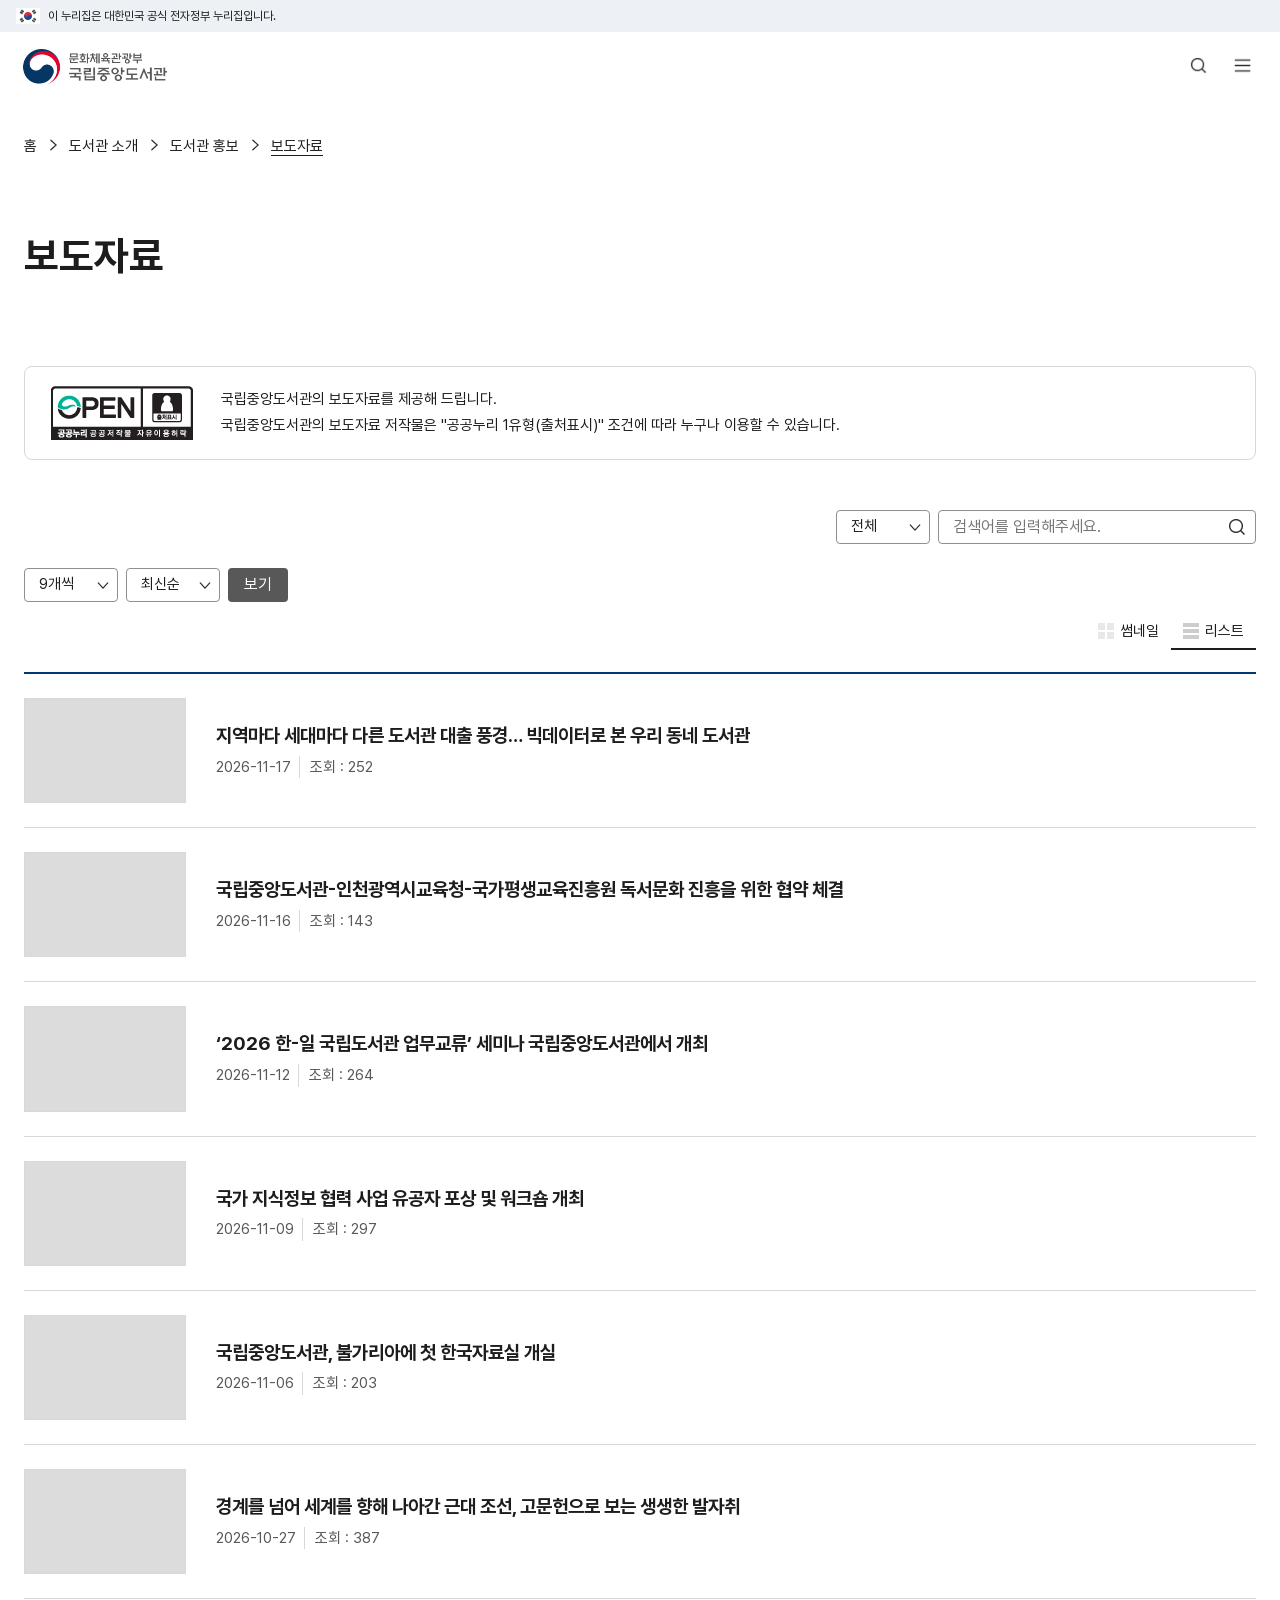
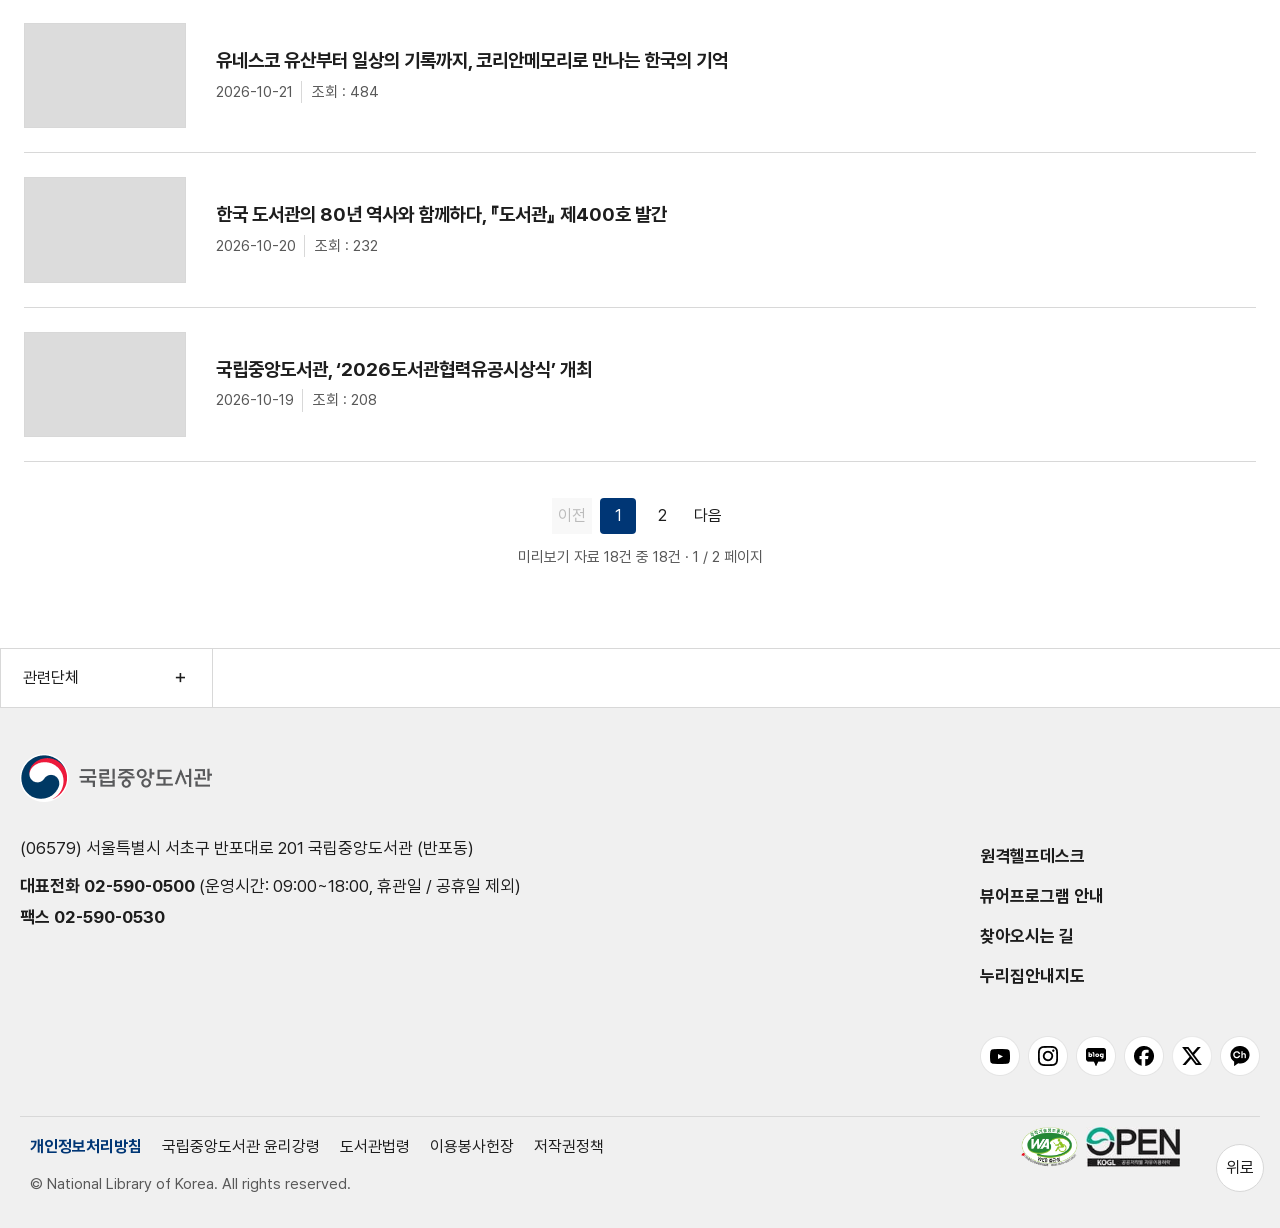
<file: UI-ProSkill/sub2.html>
<!doctype html>
<html lang="ko">

<head>
	<meta charset="utf-8" />
	<meta content="width=device-width, initial-scale=1" name="viewport" />
	<title>보도자료 | 도서관 홍보 | 국립중앙도서관</title>
	<link href="css/theme.css" rel="stylesheet" />
	<link href="css/common.css" rel="stylesheet" />
	<link href="css/sub.css" rel="stylesheet" />
</head>

<body>
	<a class="skip" href="#main">본문 바로가기</a>
	<!-- Start: 헤더 -->
	<header class="site-header">
		<div class="government">
			<div class="contents-wrap">
				<img class="flag-icon" alt="태극기" src="assets/icons/korean-flag.png" />이 누리집은 대한민국 공식 전자정부
				누리집입니다.
			</div>
		</div>
		<div class="contents-wrap">
			<div class="utility-links">
				<a class="utility-link">국립어린이청소년도서관</a>
				<a class="utility-link">국립세종도서관</a>
				<a class="utility-link" href="main.html">첫 화면</a>
				<a class="utility-link">English</a>
			</div>
			<div class="masthead">
				<h1 class="tit">
					<a class="brand-link" href="main.html">
						<img class="brand-logo" alt="국립중앙도서관" src="assets/images/library-logo.png" />
					</a>
				</h1>
				<div class="actions">
					<button aria-controls="search-box" aria-expanded="false" class="utility-toggle">
						<img class="action-icon" alt="" src="assets/icons/search.png" />
						<span class="action-label toggle-label">통합검색</span>
					</button>
					<a class="action-link">
						<img class="action-icon" alt="" src="assets/icons/login.png" />
						<span class="action-label">로그인</span>
					</a>
					<a class="action-link">
						<img class="action-icon" alt="" src="assets/icons/join.png" />
						<span class="action-label">회원가입</span>
					</a>
					<a class="action-link" href="sub.html">
						<img class="action-icon" alt="" src="assets/icons/basket.png" />
						<span class="action-label">바구니</span>
					</a>
					<button aria-controls="directory" aria-expanded="false" class="utility-toggle">
						<img class="action-icon" alt="" src="assets/icons/menu.png" />
						<span class="action-label toggle-label">전체메뉴</span>
					</button>
				</div>
			</div>
		</div>
		<!-- Start: Gnb -->
		<nav class="main-nav" aria-label="주 메뉴">
			<div class="contents-wrap nav-list">
				<div class="nav-item">
					<button aria-controls="menu-0" aria-expanded="false" class="nav-toggle" type="button">
						자료검색
					</button>
					<section aria-label="자료검색" class="menu-panel" hidden="" id="menu-0">
						<div class="contents-wrap panel-inner">
							<div class="panel-intro">
								<h2 class="tit panel-tit">자료검색</h2>
								<p class="desc panel-desc">도서관 소장자료와 국내외 학술 데이터베이스를 검색할 수 있습니다.</p>
							</div>
							<div class="panel-content">
								<div class="menu-list search-menu-list">
									<a class="menu-link">소장자료</a>
									<div class="group">
										<button aria-controls="group-0-1" aria-expanded="false"
											class="menu-link group-toggle">
											Web DB
										</button>
										<div class="children" hidden="" id="group-0-1">
											<a class="child-link">통합검색</a>
											<a class="child-link">국외DB</a>
											<a class="child-link">국내DB</a>
										</div>
									</div>
									<a class="menu-link">지식정보 통합검색</a>
									<a class="menu-link">오아시스(OASIS)</a>
									<a class="menu-link">OAK국가리포지터리</a>
									<a class="menu-link">국가서지 LOD</a>
									<a class="menu-link">국가자료종합목록</a>
									<a class="menu-link">국가전자도서관</a>
									<a class="menu-link">한국고문헌종합목록</a>
									<div class="group">
										<button aria-controls="group-0-9" aria-expanded="false"
											class="menu-link group-toggle">
											근대문학종합목록
										</button>
										<div class="children" hidden="" id="group-0-9">
											<a class="child-link">서비스 소개</a>
											<a class="child-link">작가/작품정보</a>
											<a class="child-link">자료검색</a>
										</div>
									</div>
									<a class="menu-link">본문검색 서비스</a>
									<a class="menu-link">디지털화 자료</a>
									<a class="menu-link">AI 학습데이터(공유서재)</a>
								</div>
							</div>
						</div>
					</section>
				</div>
				<div class="nav-item">
					<button aria-controls="menu-1" aria-expanded="false" class="nav-toggle" type="button">
						컬렉션
					</button>
					<section aria-label="컬렉션" class="menu-panel" hidden="" id="menu-1">
						<div class="contents-wrap panel-inner">
							<div class="panel-intro">
								<h2 class="tit panel-tit">컬렉션</h2>
								<p class="desc panel-desc">신착·추천도서와 주제별 디지털 컬렉션을 만날 수 있습니다.</p>
							</div>
							<div class="panel-content">
								<div class="menu-list group-list">
									<div class="group">
										<button aria-controls="group-1-0" aria-expanded="false"
											class="menu-link group-toggle">
											신착·추천
										</button>
										<div class="children" hidden="" id="group-1-0">
											<a class="child-link">신착도서</a>
											<a class="child-link">사서추천도서</a>
											<a class="child-link">노벨상 x 한강</a>
											<a class="child-link">책 읽어주는 도서관</a>
											<a class="child-link">영상자료목록</a>
											<a class="child-link">멀티미디어목록</a>
											<a class="child-link">영상배움터</a>
										</div>
									</div>
									<div class="group">
										<button aria-controls="group-1-1" aria-expanded="false"
											class="menu-link group-toggle">
											디지털 컬렉션
										</button>
										<div class="children" hidden="" id="group-1-1">
											<a class="child-link">주제별 컬렉션</a>
											<a class="child-link">대한민국신문아카이브</a>
											<a class="child-link">관보</a>
											<a class="child-link">전시컬렉션(온라인전시)</a>
											<a class="child-link">코리안 메모리</a>
											<a class="child-link">해외 한국관련자료</a>
										</div>
									</div>
									<div class="group">
										<button aria-controls="group-1-2" aria-expanded="false"
											class="menu-link group-toggle">
											발간자료
										</button>
										<div class="children" hidden="" id="group-1-2">
											<a class="child-link">월간 납본 동향</a>
											<a class="child-link">오늘의 도서관</a>
											<a class="child-link">도서관</a>
											<a class="child-link">연보</a>
											<a class="child-link">대한민국 국가서지</a>
											<a class="child-link">월드라이브러리</a>
											<a class="child-link">라이브러리+</a>
											<a class="child-link">연구자료</a>
											<a class="child-link">IFLA 보존복원(PAC) 한국센터</a>
											<a class="child-link">국립중앙도서관 이슈페이퍼</a>
											<a class="child-link">INKSLIB Webzine</a>
											<a class="child-link">기타자료</a>
											<a class="child-link">NLK 리포지터리</a>
											<a class="child-link">세계의 도서관</a>
											<a class="child-link">ISNI NEWS</a>
										</div>
									</div>
								</div>
							</div>
						</div>
					</section>
				</div>
				<div class="nav-item">
					<button aria-controls="menu-2" aria-expanded="false" class="nav-toggle" type="button">
						도서관 서비스
					</button>
					<section aria-label="도서관 서비스" class="menu-panel" hidden="" id="menu-2">
						<div class="contents-wrap panel-inner">
							<div class="panel-intro">
								<h2 class="tit panel-tit">도서관 서비스</h2>
								<p class="desc panel-desc">이용자와 사서, 출판사를 위한 도서관 서비스를 안내합니다.</p>
							</div>
							<div class="panel-content">
								<div class="menu-list group-list">
									<div class="group">
										<button aria-controls="group-2-0" aria-expanded="false"
											class="menu-link group-toggle">
											이용자
										</button>
										<div class="children" hidden="" id="group-2-0">
											<a class="child-link">사서에게 물어보세요</a>
											<a class="child-link">연구정보서비스</a>
											<a class="child-link">정책정보서비스</a>
											<a class="child-link">상호대차</a>
											<a class="child-link">책이음서비스</a>
											<a class="child-link">Open API</a>
											<a class="child-link">ISNI-KOREA</a>
										</div>
									</div>
									<div class="group">
										<button aria-controls="group-2-1" aria-expanded="false"
											class="menu-link group-toggle">
											사서
										</button>
										<div class="children" hidden="" id="group-2-1">
											<a class="child-link">사서교육</a>
											<a class="child-link">사서지원서비스</a>
											<a class="child-link">공공도서관기술지원</a>
											<a class="child-link">도서관 정보나루</a>
										</div>
									</div>
									<div class="group">
										<button aria-controls="group-2-2" aria-expanded="false"
											class="menu-link group-toggle">
											출판사
										</button>
										<div class="children" hidden="" id="group-2-2">
											<a class="child-link">ISBN.ISSN.납본시스템</a>
										</div>
									</div>
								</div>
							</div>
						</div>
					</section>
				</div>
				<div class="nav-item">
					<button aria-controls="menu-3" aria-expanded="false" class="nav-toggle" type="button">
						교육·문화행사
					</button>
					<section aria-label="교육·문화행사" class="menu-panel" hidden="" id="menu-3">
						<div class="contents-wrap panel-inner">
							<div class="panel-intro">
								<h2 class="tit panel-tit">교육·문화행사</h2>
								<p class="desc panel-desc">도서관 교육프로그램과 전시·문화행사를 확인할 수 있습니다.</p>
							</div>
							<div class="panel-content">
								<div class="menu-list group-list">
									<div class="group">
										<button aria-controls="group-3-0" aria-expanded="false"
											class="menu-link group-toggle">
											교육프로그램
										</button>
										<div class="children" hidden="" id="group-3-0">
											<a class="child-link">디지털 미디어 창작 활용 교육</a>
											<a class="child-link">인문학 프로그램</a>
											<a class="child-link">강연·세미나</a>
										</div>
									</div>
									<div class="group">
										<button aria-controls="group-3-1" aria-expanded="false"
											class="menu-link group-toggle">
											문화행사
										</button>
										<div class="children" hidden="" id="group-3-1">
											<a class="child-link">영화 상영</a>
											<a class="child-link">해설이 있는 K 컬처</a>
										</div>
									</div>
									<div class="group">
										<button aria-controls="group-3-2" aria-expanded="false"
											class="menu-link group-toggle">
											전시·체험
										</button>
										<div class="children" hidden="" id="group-3-2">
											<a class="child-link">전시</a>
											<a class="child-link">기록매체박물관</a>
											<a class="child-link">실감체험관</a>
										</div>
									</div>
								</div>
							</div>
						</div>
					</section>
				</div>
				<div class="nav-item">
					<button aria-controls="menu-4" aria-expanded="false" class="nav-toggle" type="button">
						도서관 이용
					</button>
					<section aria-label="도서관 이용" class="menu-panel" hidden="" id="menu-4">
						<div class="contents-wrap panel-inner">
							<div class="panel-intro">
								<h2 class="tit panel-tit">도서관 이용</h2>
								<p class="desc panel-desc">이용시간과 자료 신청, 시설 이용 방법을 안내합니다.</p>
							</div>
							<div class="panel-content">
								<div class="menu-list">
									<a class="menu-link">이용안내</a>
									<a class="menu-link">자료상담·신청</a>
									<a class="menu-link">도서관 일정</a>
									<a class="menu-link">편의시설</a>
									<a class="menu-link">신청·참여</a>
									<a class="menu-link">자주하는 질문</a>
									<a class="menu-link">오류신고</a>
									<a class="menu-link">분실물찾기</a>
								</div>
							</div>
						</div>
					</section>
				</div>
				<div class="nav-item">
					<button aria-controls="menu-5" aria-expanded="false" class="nav-toggle" type="button">
						도서관 소개
					</button>
					<section aria-label="도서관 소개" class="menu-panel" hidden="" id="menu-5">
						<div class="contents-wrap panel-inner">
							<div class="panel-intro">
								<h2 class="tit panel-tit">도서관 소개</h2>
								<p class="desc panel-desc">국립중앙도서관의 주요 업무와 소식을 소개합니다.</p>
							</div>
							<div class="panel-content">
								<div class="menu-list group-list">
									<div class="group">
										<button aria-controls="group-5-0" aria-expanded="false"
											class="menu-link group-toggle">
											국립중앙도서관
										</button>
										<div class="children" hidden="" id="group-5-0">
											<a class="child-link">인사말</a>
											<a class="child-link">사명과 비전</a>
											<a class="child-link">연혁</a>
											<a class="child-link">조직·기구</a>
											<a class="child-link">도서관 업무</a>
											<a class="child-link">장서현황</a>
											<a class="child-link">시설현황</a>
											<a class="child-link">찾아오시는 길</a>
											<a class="child-link">주차안내</a>
											<a class="child-link">도서관 주요현황</a>
										</div>
									</div>
									<div class="group">
										<button aria-controls="group-5-1" aria-expanded="false"
											class="menu-link group-toggle">
											소속도서관
										</button>
										<div class="children" hidden="" id="group-5-1">
											<a class="child-link">국립어린이청소년도서관</a>
											<a class="child-link">국립세종도서관</a>
										</div>
									</div>
									<div class="group">
										<button aria-controls="group-5-2" aria-expanded="false"
											class="menu-link group-toggle">
											도서관 협력
										</button>
										<div class="children" hidden="" id="group-5-2">
											<a class="child-link">사서에게 물어보세요</a>
											<a class="child-link">국가정책정보협의회</a>
											<a class="child-link">한국고전적보존협의회</a>
											<a class="child-link">국가지식자원공유서비스</a>
											<a class="child-link">IFLA 보존복원(PAC) 한국센터</a>
											<a class="child-link">도서관 협력 활동</a>
										</div>
									</div>
									<div class="group">
										<button aria-controls="group-5-3" aria-expanded="false"
											class="menu-link group-toggle">
											도서관 홍보
										</button>
										<div class="children" hidden="" id="group-5-3">
											<a class="child-link" href="sub2.html">보도자료</a>
											<a class="child-link">카드뉴스</a>
											<a class="child-link">포토뉴스</a>
											<a class="child-link">영상뉴스</a>
											<a class="child-link">도서관 사진</a>
											<a class="child-link">로고·슬로건·도서관체</a>
										</div>
									</div>
									<div class="group">
										<button aria-controls="group-5-4" aria-expanded="false"
											class="menu-link group-toggle">
											도서관 소식
										</button>
										<div class="children" hidden="" id="group-5-4">
											<a class="child-link">공지공고</a>
											<a class="child-link">인재채용</a>
											<a class="child-link">행사안내</a>
											<a class="child-link">설문조사</a>
										</div>
									</div>
									<div class="group">
										<button aria-controls="group-5-5" aria-expanded="false"
											class="menu-link group-toggle">
											정보공개
										</button>
										<div class="children" hidden="" id="group-5-5">
											<a class="child-link">정보공개제도 안내</a>
											<a class="child-link">정보공개목록</a>
											<a class="child-link">사전정보공표</a>
											<a class="child-link">정보공개시스템</a>
											<a class="child-link">공공데이터 개방</a>
											<a class="child-link">공공데이터오류신고</a>
										</div>
									</div>
								</div>
							</div>
						</div>
					</section>
				</div>
			</div>
		</nav>
		<!-- End: Gnb -->
		<!-- Start: 통합검색 -->
		<section aria-label="통합검색" class="utility-panel" hidden="" id="search-box">
			<button class="close" type="button" aria-label="통합검색 닫기">
				<img class="close-icon" src="assets/icons/close.svg" alt="" width="24" height="24" />
			</button>
			<div class="contents-wrap">
				<h2 class="tit search-tit">통합검색</h2>
				<form class="preview-search">
					<div class="dropbox" data-value="catalog">
						<button type="button" class="selected-text" aria-label="검색 범위: 소장자료" aria-haspopup="listbox"
							aria-expanded="false" aria-controls="search-options">
							소장자료
						</button>
						<ul class="dropbox-option" id="search-options" role="listbox" aria-label="검색 범위" hidden>
							<li role="option" aria-selected="true" class="selected option-item" data-value="catalog"
								tabindex="-1">
								소장자료
							</li>
							<li class="option-item" role="option" aria-selected="false" data-value="site" tabindex="-1">
								누리집</li>
						</ul>
					</div>
					<div class="search-field">
						<input class="field search-input" aria-label="검색어" id="keyword" name="kwd"
							placeholder="검색어를 입력해 주세요" required="" type="search" /><button type="button"
							class="clear-search" aria-label="검색어 지우기" hidden>
							<span class="search-close" aria-hidden="true"></span>
						</button>
					</div>
					<button class="search-submit" type="submit">검색</button>
				</form>
				<p class="desc search-status" role="status"></p>
				<section class="recent-search" aria-labelledby="recent-title">
					<div class="recent-heading">
						<h3 class="tit recent-tit" id="recent-title">최근 검색어</h3>
						<button type="button" class="clear-history">전체삭제 <img src="assets/icons/delete-all.svg"
								width="16" height="16" alt="" /></button>
					</div>
					<ul class="recent-chips"></ul>
					<p class="desc chip-empty" hidden>최근 검색어가 없습니다.</p>
					<template class="chip-template">
						<li class="search-chip">
							<button type="button" class="recent-keyword"></button>
							<button type="button" class="chip-delete"><img src="assets/icons/delete-word.svg" width="16"
									height="16" alt="" /></button>
						</li>
					</template>
				</section>
			</div>
		</section>
		<!-- End: 통합검색 -->
		<!-- Start: 모바일 전체메뉴 -->
		<div class="mobile-directory" role="dialog" aria-modal="true" aria-label="전체메뉴" hidden id="directory">
			<div class="directory-top">
				<div class="directory-shortcuts">
					<a class="directory-top-link">누리집안내지도</a>
					<a class="directory-top-link">English</a>
					<a class="directory-top-link" href="main.html">첫 화면</a>
				</div>
				<button class="close" type="button" aria-label="전체메뉴 닫기">
					<img class="close-icon" src="assets/icons/close.svg" alt="" />
				</button>
				<a class="directory-login"><img class="login-icon" src="assets/icons/login.png" alt="" />로그인을 해주세요.</a>
				<form class="directory-search" role="search" aria-label="홈페이지 내 검색">
					<input class="directory-field search-input" type="search" aria-label="홈페이지 내 검색"
						placeholder="홈페이지 내 검색" required />
					<button type="button" class="clear-search" aria-label="검색어 지우기" hidden>
						<span class="search-close" aria-hidden="true"></span>
					</button>
					<button class="directory-search-btn" type="submit" aria-label="검색"><img class="search-icon"
							src="assets/icons/search.png" alt="" /></button>
				</form>
				<p class="desc directory-search-status" role="status"></p>
			</div>
			<div class="directory-body">
				<div class="directory-index" role="navigation" aria-label="전체메뉴 대분류">
					<a class="directory-index-link" href="#directory-section-1">자료검색</a>
					<a class="directory-index-link" href="#directory-section-2">컬렉션</a>
					<a class="directory-index-link" href="#directory-section-3">도서관 서비스</a>
					<a class="directory-index-link" href="#directory-section-4">교육·문화행사</a>
					<a class="directory-index-link" href="#directory-section-5">도서관 이용</a>
					<a class="directory-index-link" href="#directory-section-6">도서관 소개</a>
					<a class="directory-index-link" href="#directory-section-7">내 서재</a>
				</div>
				<div class="directory">
					<section class="directory-section" id="directory-section-1">
						<h3 class="tit directory-tit" tabindex="-1">자료검색</h3>
						<button class="directory-link" type="button" aria-pressed="false">소장자료</button>
						<button class="directory-link" type="button" aria-pressed="false">Web DB</button>
						<ul class="directory-children">
							<li><button class="directory-link directory-child-link" type="button"
									aria-pressed="false">통합검색</button></li>
							<li><button class="directory-link directory-child-link" type="button"
									aria-pressed="false">국외DB</button></li>
							<li><button class="directory-link directory-child-link" type="button"
									aria-pressed="false">국내DB</button></li>
						</ul>
						<button class="directory-link" type="button" aria-pressed="false">지식정보 통합검색</button>
						<button class="directory-link" type="button" aria-pressed="false">오아시스(OASIS)</button>
						<button class="directory-link" type="button" aria-pressed="false">OAK국가리포지터리</button>
						<button class="directory-link" type="button" aria-pressed="false">국가서지 LOD</button>
						<button class="directory-link" type="button" aria-pressed="false">국가자료종합목록</button>
						<button class="directory-link" type="button" aria-pressed="false">국가전자도서관</button>
						<button class="directory-link" type="button" aria-pressed="false">한국고문헌종합목록</button>
						<button class="directory-link" type="button" aria-pressed="false">근대문학종합목록</button>
						<ul class="directory-children">
							<li>
								<button class="directory-link directory-child-link" type="button"
									aria-pressed="false">서비스 소개</button>
							</li>
							<li><button class="directory-link directory-child-link" type="button"
									aria-pressed="false">작가/작품정보</button></li>
							<li><button class="directory-link directory-child-link" type="button"
									aria-pressed="false">자료검색</button></li>
						</ul>
						<button class="directory-link" type="button" aria-pressed="false">본문검색 서비스</button>
						<button class="directory-link" type="button" aria-pressed="false">디지털화 자료</button>
						<button class="directory-link" type="button" aria-pressed="false">AI 학습데이터(공유서재)</button>
					</section>
					<section class="directory-section" id="directory-section-2">
						<h3 class="tit directory-tit" tabindex="-1">컬렉션</h3>
						<button class="directory-link" type="button" aria-pressed="false">신착·추천</button>
						<ul class="directory-children">
							<li><button class="directory-link directory-child-link" type="button"
									aria-pressed="false">신착도서</button></li>
							<li><button class="directory-link directory-child-link" type="button"
									aria-pressed="false">사서추천도서</button></li>
							<li><button class="directory-link directory-child-link" type="button"
									aria-pressed="false">노벨상 x 한강</button></li>
							<li><button class="directory-link directory-child-link" type="button" aria-pressed="false">책
									읽어주는 도서관</button></li>
							<li><button class="directory-link directory-child-link" type="button"
									aria-pressed="false">영상자료목록</button></li>
							<li><button class="directory-link directory-child-link" type="button"
									aria-pressed="false">멀티미디어목록</button></li>
							<li><button class="directory-link directory-child-link" type="button"
									aria-pressed="false">영상배움터</button></li>
						</ul>
						<button class="directory-link" type="button" aria-pressed="false">디지털 컬렉션</button>
						<ul class="directory-children">
							<li><button class="directory-link directory-child-link" type="button"
									aria-pressed="false">주제별 컬렉션</button></li>
							<li><button class="directory-link directory-child-link" type="button"
									aria-pressed="false">대한민국신문아카이브</button></li>
							<li><button class="directory-link directory-child-link" type="button"
									aria-pressed="false">관보</button></li>
							<li><button class="directory-link directory-child-link" type="button"
									aria-pressed="false">전시컬렉션(온라인전시)</button></li>
							<li><button class="directory-link directory-child-link" type="button"
									aria-pressed="false">코리안 메모리</button></li>
							<li><button class="directory-link directory-child-link" type="button"
									aria-pressed="false">해외 한국관련자료</button></li>
						</ul>
						<button class="directory-link" type="button" aria-pressed="false">발간자료</button>
						<ul class="directory-children">
							<li><button class="directory-link directory-child-link" type="button"
									aria-pressed="false">월간 납본 동향</button></li>
							<li><button class="directory-link directory-child-link" type="button"
									aria-pressed="false">오늘의 도서관</button></li>
							<li><button class="directory-link directory-child-link" type="button"
									aria-pressed="false">도서관</button></li>
							<li><button class="directory-link directory-child-link" type="button"
									aria-pressed="false">연보</button></li>
							<li><button class="directory-link directory-child-link" type="button"
									aria-pressed="false">대한민국 국가서지</button></li>
							<li><button class="directory-link directory-child-link" type="button"
									aria-pressed="false">월드라이브러리</button></li>
							<li><button class="directory-link directory-child-link" type="button"
									aria-pressed="false">라이브러리+</button></li>
							<li><button class="directory-link directory-child-link" type="button"
									aria-pressed="false">연구자료</button></li>
							<li><button class="directory-link directory-child-link" type="button"
									aria-pressed="false">IFLA 보존복원(PAC) 한국센터</button></li>
							<li><button class="directory-link directory-child-link" type="button"
									aria-pressed="false">국립중앙도서관 이슈페이퍼</button></li>
							<li><button class="directory-link directory-child-link" type="button"
									aria-pressed="false">INKSLIB Webzine</button></li>
							<li><button class="directory-link directory-child-link" type="button"
									aria-pressed="false">기타자료</button></li>
							<li><button class="directory-link directory-child-link" type="button"
									aria-pressed="false">NLK 리포지터리</button></li>
							<li><button class="directory-link directory-child-link" type="button"
									aria-pressed="false">세계의 도서관</button></li>
							<li><button class="directory-link directory-child-link" type="button"
									aria-pressed="false">ISNI NEWS</button></li>
						</ul>
					</section>
					<section class="directory-section" id="directory-section-3">
						<h3 class="tit directory-tit" tabindex="-1">도서관 서비스</h3>
						<button class="directory-link" type="button" aria-pressed="false">이용자</button>
						<ul class="directory-children">
							<li><button class="directory-link directory-child-link" type="button"
									aria-pressed="false">사서에게 물어보세요</button></li>
							<li><button class="directory-link directory-child-link" type="button"
									aria-pressed="false">연구정보서비스</button></li>
							<li><button class="directory-link directory-child-link" type="button"
									aria-pressed="false">정책정보서비스</button></li>
							<li><button class="directory-link directory-child-link" type="button"
									aria-pressed="false">상호대차</button></li>
							<li><button class="directory-link directory-child-link" type="button"
									aria-pressed="false">책이음서비스</button></li>
							<li><button class="directory-link directory-child-link" type="button"
									aria-pressed="false">Open API</button></li>
							<li><button class="directory-link directory-child-link" type="button"
									aria-pressed="false">ISNI-KOREA</button></li>
						</ul>
						<button class="directory-link" type="button" aria-pressed="false">사서</button>
						<ul class="directory-children">
							<li><button class="directory-link directory-child-link" type="button"
									aria-pressed="false">사서교육</button></li>
							<li><button class="directory-link directory-child-link" type="button"
									aria-pressed="false">사서지원서비스</button></li>
							<li><button class="directory-link directory-child-link" type="button"
									aria-pressed="false">공공도서관기술지원</button></li>
							<li><button class="directory-link directory-child-link" type="button"
									aria-pressed="false">도서관 정보나루</button></li>
						</ul>
						<button class="directory-link" type="button" aria-pressed="false">출판사</button>
						<ul class="directory-children">
							<li><button class="directory-link directory-child-link" type="button"
									aria-pressed="false">ISBN.ISSN.납본시스템</button></li>
						</ul>
					</section>
					<section class="directory-section" id="directory-section-4">
						<h3 class="tit directory-tit" tabindex="-1">교육·문화행사</h3>
						<button class="directory-link" type="button" aria-pressed="false">교육프로그램</button>
						<ul class="directory-children">
							<li><button class="directory-link directory-child-link" type="button"
									aria-pressed="false">디지털 미디어 창작 활용 교육</button></li>
							<li><button class="directory-link directory-child-link" type="button"
									aria-pressed="false">인문학 프로그램</button></li>
							<li><button class="directory-link directory-child-link" type="button"
									aria-pressed="false">강연·세미나</button></li>
						</ul>
						<button class="directory-link" type="button" aria-pressed="false">문화행사</button>
						<ul class="directory-children">
							<li><button class="directory-link directory-child-link" type="button"
									aria-pressed="false">영화 상영</button></li>
							<li><button class="directory-link directory-child-link" type="button"
									aria-pressed="false">해설이 있는 K 컬처</button></li>
						</ul>
						<button class="directory-link" type="button" aria-pressed="false">전시·체험</button>
						<ul class="directory-children">
							<li><button class="directory-link directory-child-link" type="button"
									aria-pressed="false">전시</button></li>
							<li><button class="directory-link directory-child-link" type="button"
									aria-pressed="false">기록매체박물관</button></li>
							<li><button class="directory-link directory-child-link" type="button"
									aria-pressed="false">실감체험관</button></li>
						</ul>
					</section>
					<section class="directory-section" id="directory-section-5">
						<h3 class="tit directory-tit" tabindex="-1">도서관 이용</h3>
						<button class="directory-link" type="button" aria-pressed="false">이용안내</button>
						<ul class="directory-children">
							<li><button class="directory-link directory-child-link" type="button"
									aria-pressed="false">이용시간</button></li>
							<li><button class="directory-link directory-child-link" type="button"
									aria-pressed="false">이용증 발급</button></li>
							<li><button class="directory-link directory-child-link" type="button"
									aria-pressed="false">물품보관함</button></li>
							<li><button class="directory-link directory-child-link" type="button"
									aria-pressed="false">자료실 이용</button></li>
							<li><button class="directory-link directory-child-link" type="button"
									aria-pressed="false">자료복사·출력</button></li>
							<li><button class="directory-link directory-child-link" type="button"
									aria-pressed="false">견학</button></li>
							<li><button class="directory-link directory-child-link" type="button"
									aria-pressed="false">관람증</button></li>
						</ul>
						<button class="directory-link" type="button" aria-pressed="false">자료상담·신청</button>
						<ul class="directory-children">
							<li><button class="directory-link directory-child-link" type="button"
									aria-pressed="false">자료상담</button></li>
							<li><button class="directory-link directory-child-link" type="button"
									aria-pressed="false">자료신청안내</button></li>
							<li><button class="directory-link directory-child-link" type="button"
									aria-pressed="false">외국자료 비치희망</button></li>
							<li><button class="directory-link directory-child-link" type="button"
									aria-pressed="false">디지털도서관 예약</button></li>
						</ul>
						<button class="directory-link" type="button" aria-pressed="false">도서관 일정</button>
						<button class="directory-link" type="button" aria-pressed="false">편의시설</button>
						<ul class="directory-children">
							<li><button class="directory-link directory-child-link" type="button"
									aria-pressed="false">식당</button></li>
							<li><button class="directory-link directory-child-link" type="button"
									aria-pressed="false">북카페</button></li>
							<li><button class="directory-link directory-child-link" type="button"
									aria-pressed="false">편의점</button></li>
							<li><button class="directory-link directory-child-link" type="button"
									aria-pressed="false">주차안내</button></li>
							<li><button class="directory-link directory-child-link" type="button"
									aria-pressed="false">무선 인터넷</button></li>
						</ul>
						<button class="directory-link" type="button" aria-pressed="false">신청·참여</button>
						<ul class="directory-children">
							<li><button class="directory-link directory-child-link" type="button"
									aria-pressed="false">저작권 이용허락</button></li>
							<li><button class="directory-link directory-child-link" type="button"
									aria-pressed="false">책다모아(기증)</button></li>
							<li><button class="directory-link directory-child-link" type="button"
									aria-pressed="false">메일링 서비스</button></li>
							<li><button class="directory-link directory-child-link" type="button"
									aria-pressed="false">공공예식장</button></li>
							<li><button class="directory-link directory-child-link" type="button"
									aria-pressed="false">국민신문고</button></li>
						</ul>
						<button class="directory-link" type="button" aria-pressed="false">자주하는 질문</button>
						<ul class="directory-children">
							<li><button class="directory-link directory-child-link" type="button"
									aria-pressed="false">본관</button></li>
							<li><button class="directory-link directory-child-link" type="button"
									aria-pressed="false">디지털도서관</button></li>
						</ul>
						<button class="directory-link" type="button" aria-pressed="false">오류신고</button>
						<button class="directory-link" type="button" aria-pressed="false">분실물찾기</button>
					</section>
					<section class="directory-section" id="directory-section-6">
						<h3 class="tit directory-tit" tabindex="-1">도서관 소개</h3>
						<button class="directory-link" type="button" aria-pressed="false">국립중앙도서관</button>
						<ul class="directory-children">
							<li><button class="directory-link directory-child-link" type="button"
									aria-pressed="false">인사말</button></li>
							<li><button class="directory-link directory-child-link" type="button"
									aria-pressed="false">사명과 비전</button></li>
							<li><button class="directory-link directory-child-link" type="button"
									aria-pressed="false">연혁</button></li>
							<li><button class="directory-link directory-child-link" type="button"
									aria-pressed="false">조직·기구</button></li>
							<li><button class="directory-link directory-child-link" type="button"
									aria-pressed="false">도서관 업무</button></li>
							<li><button class="directory-link directory-child-link" type="button"
									aria-pressed="false">장서현황</button></li>
							<li><button class="directory-link directory-child-link" type="button"
									aria-pressed="false">시설현황</button></li>
							<li><button class="directory-link directory-child-link" type="button"
									aria-pressed="false">찾아오시는 길</button></li>
							<li><button class="directory-link directory-child-link" type="button"
									aria-pressed="false">주차안내</button></li>
							<li><button class="directory-link directory-child-link" type="button"
									aria-pressed="false">도서관 주요현황</button></li>
						</ul>
						<button class="directory-link" type="button" aria-pressed="false">소속도서관</button>
						<ul class="directory-children">
							<li><button class="directory-link directory-child-link" type="button"
									aria-pressed="false">국립어린이청소년도서관</button></li>
							<li><button class="directory-link directory-child-link" type="button"
									aria-pressed="false">국립세종도서관</button></li>
						</ul>
						<button class="directory-link" type="button" aria-pressed="false">도서관 협력</button>
						<ul class="directory-children">
							<li><button class="directory-link directory-child-link" type="button"
									aria-pressed="false">사서에게 물어보세요</button></li>
							<li><button class="directory-link directory-child-link" type="button"
									aria-pressed="false">국가정책정보협의회</button></li>
							<li><button class="directory-link directory-child-link" type="button"
									aria-pressed="false">한국고전적보존협의회</button></li>
							<li><button class="directory-link directory-child-link" type="button"
									aria-pressed="false">국가지식자원공유서비스</button></li>
							<li><button class="directory-link directory-child-link" type="button"
									aria-pressed="false">IFLA 보존복원(PAC) 한국센터</button></li>
							<li><button class="directory-link directory-child-link" type="button"
									aria-pressed="false">도서관 협력 활동</button></li>
						</ul>
						<button class="directory-link" type="button" aria-pressed="false">도서관 홍보</button>
						<ul class="directory-children">
							<li><button class="directory-link directory-child-link" type="button"
									aria-pressed="false">보도자료</button></li>
							<li><button class="directory-link directory-child-link" type="button"
									aria-pressed="false">카드뉴스</button></li>
							<li><button class="directory-link directory-child-link" type="button"
									aria-pressed="false">포토뉴스</button></li>
							<li><button class="directory-link directory-child-link" type="button"
									aria-pressed="false">영상뉴스</button></li>
							<li><button class="directory-link directory-child-link" type="button"
									aria-pressed="false">도서관 사진</button></li>
							<li><button class="directory-link directory-child-link" type="button"
									aria-pressed="false">로고·슬로건·도서관체</button></li>
						</ul>
						<button class="directory-link" type="button" aria-pressed="false">도서관 소식</button>
						<ul class="directory-children">
							<li><button class="directory-link directory-child-link" type="button"
									aria-pressed="false">공지공고</button></li>
							<li><button class="directory-link directory-child-link" type="button"
									aria-pressed="false">인재채용</button></li>
							<li><button class="directory-link directory-child-link" type="button"
									aria-pressed="false">행사안내</button></li>
							<li><button class="directory-link directory-child-link" type="button"
									aria-pressed="false">설문조사</button></li>
						</ul>
						<button class="directory-link" type="button" aria-pressed="false">정보공개</button>
						<ul class="directory-children">
							<li><button class="directory-link directory-child-link" type="button"
									aria-pressed="false">정보공개제도 안내</button></li>
							<li><button class="directory-link directory-child-link" type="button"
									aria-pressed="false">정보공개목록</button></li>
							<li><button class="directory-link directory-child-link" type="button"
									aria-pressed="false">사전정보공표</button></li>
							<li><button class="directory-link directory-child-link" type="button"
									aria-pressed="false">정보공개시스템</button></li>
							<li><button class="directory-link directory-child-link" type="button"
									aria-pressed="false">공공데이터 개방</button></li>
							<li><button class="directory-link directory-child-link" type="button"
									aria-pressed="false">공공데이터오류신고</button></li>
						</ul>
					</section>
					<section class="directory-section" id="directory-section-7">
						<h3 class="tit directory-tit" tabindex="-1">내 서재</h3>
						<button class="directory-link" type="button" aria-pressed="false">디지털도서관 예약 확인</button>
						<button class="directory-link" type="button" aria-pressed="false">연구정보서비스</button>
						<button class="directory-link" type="button" aria-pressed="false">연구정보서비스(데이터지원)</button>
						<button class="directory-link" type="button" aria-pressed="false">자료 신청내역</button>
						<button class="directory-link" type="button" aria-pressed="false">견학·교육 신청내역</button>
						<button class="directory-link" type="button" aria-pressed="false">전자우편 구독</button>
						<a class="directory-link" href="sub.html">바구니</a>
						<button class="directory-link" type="button" aria-pressed="false">내가 이용한 자료</button>
						<button class="directory-link" type="button" aria-pressed="false">스크랩</button>
						<button class="directory-link" type="button" aria-pressed="false">사서에게물어보세요 질문내역</button>
						<button class="directory-link" type="button" aria-pressed="false">학술지 목차 구독</button>
						<button class="directory-link" type="button" aria-pressed="false">우리집 e서재</button>
						<button class="directory-link" type="button" aria-pressed="false">복사·출력 사이버머니 환급</button>
					</section>
				</div>
			</div>
		</div>
		<!-- End: 모바일 전체메뉴 -->
	</header>
	<!-- End: 헤더 -->
	<main id="main" class="sub-page">
		<div class="contents-wrap sub-layout press-layout">
			<!-- Start: Lnb -->
			<nav class="lnb" aria-label="도서관 소개">
			<h2 class="tit lnb-tit">도서관 소개</h2>
			<button type="button" class="accordion lnb-item" aria-expanded="false" aria-controls="press-nav-0">국립중앙도서관</button>
			<ul class="lnb-list" id="press-nav-0" hidden>
			  <li class="lnb-entry"><span class="lnb-sub-link">인사말</span></li>
			  <li class="lnb-entry"><span class="lnb-sub-link">사명과 비전</span></li>
			  <li class="lnb-entry"><span class="lnb-sub-link">연혁</span></li>
			  <li class="lnb-entry"><span class="lnb-sub-link">조직·기구</span></li>
			  <li class="lnb-entry"><span class="lnb-sub-link">도서관 업무</span></li>
			  <li class="lnb-entry"><span class="lnb-sub-link">장서현황</span></li>
			  <li class="lnb-entry"><span class="lnb-sub-link">시설현황</span></li>
			  <li class="lnb-entry"><span class="lnb-sub-link">찾아오시는 길</span></li>
			  <li class="lnb-entry"><span class="lnb-sub-link">주차안내</span></li>
			  <li class="lnb-entry"><span class="lnb-sub-link">도서관 주요현황</span></li>
			</ul>
			<button type="button" class="accordion lnb-item" aria-expanded="false" aria-controls="press-nav-1">소속도서관</button>
			<ul class="lnb-list" id="press-nav-1" hidden>
			  <li class="lnb-entry"><span class="lnb-sub-link">국립어린이청소년도서관</span></li>
			  <li class="lnb-entry"><span class="lnb-sub-link">국립세종도서관</span></li>
			</ul>
			<button type="button" class="accordion lnb-item" aria-expanded="false" aria-controls="press-nav-2">도서관 협력</button>
			<ul class="lnb-list" id="press-nav-2" hidden>
			  <li class="lnb-entry"><span class="lnb-sub-link">사서에게 물어보세요</span></li>
			  <li class="lnb-entry"><span class="lnb-sub-link">국가정책정보협의회</span></li>
			  <li class="lnb-entry"><span class="lnb-sub-link">한국고전적보존협의회</span></li>
			  <li class="lnb-entry"><span class="lnb-sub-link">국가지식자원공유서비스</span></li>
			  <li class="lnb-entry"><span class="lnb-sub-link">IFLA 보존복원(PAC) 한국센터</span></li>
			  <li class="lnb-entry"><span class="lnb-sub-link">도서관 협력 활동</span></li>
			</ul>
			<button type="button" class="accordion lnb-item" aria-expanded="true" aria-controls="press-nav-3">도서관 홍보</button>
			<ul class="lnb-list" id="press-nav-3">
			  <li class="lnb-entry"><a class="lnb-sub-link" href="sub2.html" aria-current="page">보도자료</a></li>
			  <li class="lnb-entry"><span class="lnb-sub-link">카드뉴스</span></li>
			  <li class="lnb-entry"><span class="lnb-sub-link">포토뉴스</span></li>
			  <li class="lnb-entry"><span class="lnb-sub-link">영상뉴스</span></li>
			  <li class="lnb-entry"><span class="lnb-sub-link">도서관 사진</span></li>
			  <li class="lnb-entry"><span class="lnb-sub-link">로고·슬로건·도서관체</span></li>
			</ul>
			<button type="button" class="accordion lnb-item" aria-expanded="false" aria-controls="press-nav-4">도서관 소식</button>
			<ul class="lnb-list" id="press-nav-4" hidden>
			  <li class="lnb-entry"><span class="lnb-sub-link">공지공고</span></li>
			  <li class="lnb-entry"><span class="lnb-sub-link">인재채용</span></li>
			  <li class="lnb-entry"><span class="lnb-sub-link">행사안내</span></li>
			  <li class="lnb-entry"><span class="lnb-sub-link">설문조사</span></li>
			</ul>
			<button type="button" class="accordion lnb-item" aria-expanded="false" aria-controls="press-nav-5">정보공개</button>
			<ul class="lnb-list" id="press-nav-5" hidden>
			  <li class="lnb-entry"><span class="lnb-sub-link">정보공개제도 안내</span></li>
			  <li class="lnb-entry"><span class="lnb-sub-link">정보공개목록</span></li>
			  <li class="lnb-entry"><span class="lnb-sub-link">사전정보공표</span></li>
			  <li class="lnb-entry"><span class="lnb-sub-link">정보공개시스템</span></li>
			  <li class="lnb-entry"><span class="lnb-sub-link">공공데이터 개방</span></li>
			  <li class="lnb-entry"><span class="lnb-sub-link">공공데이터오류신고</span></li>
			</ul>
			</nav>
			<!-- End: Lnb -->
			<section class="press-board" aria-labelledby="press-title">
			  <nav class="breadcrumbs" aria-label="현재 위치"><a href="main.html">홈</a><span class="breadcrumb-item">도서관 소개</span><span class="breadcrumb-item">도서관 홍보</span><span class="breadcrumb-item" aria-current="page">보도자료</span></nav>
			  <!-- Start: 보도자료 -->
			  <h2 class="tit basket-tit" id="press-title">보도자료</h2>
			  <div class="press-license">
			    <img src="assets/images/open-license-type-one.png" width="142" height="54" alt="공공누리 제1유형 출처표시">
			    <p>국립중앙도서관의 보도자료를 제공해 드립니다.<br>국립중앙도서관의 보도자료 저작물은 "공공누리 1유형(출처표시)" 조건에 따라 누구나 이용할 수 있습니다.</p>
			  </div>
			  <form class="press-search" role="search" aria-label="보도자료 검색">
			    <div class="dropbox press-field" data-value="all">
			      <button type="button" class="selected-text" aria-label="검색구분: 전체" aria-expanded="false" aria-haspopup="listbox" aria-controls="press-field-options">전체</button>
			      <ul class="dropbox-option" id="press-field-options" role="listbox" aria-label="검색구분" hidden>
			        <li class="option-item selected" role="option" tabindex="-1" data-value="all" aria-selected="true">전체</li>
			        <li class="option-item" role="option" tabindex="-1" data-value="title" aria-selected="false">제목</li>
			        <li class="option-item" role="option" tabindex="-1" data-value="summary" aria-selected="false">내용</li>
			      </ul>
			    </div>
			    <div class="press-input">
			      <input type="text" aria-label="검색어" placeholder="검색어를 입력해주세요.">
			      <button type="button" class="press-clear" aria-label="검색어 지우기" hidden><img src="assets/icons/close.svg" width="12" height="12" alt=""></button>
			      <button type="submit" aria-label="검색하기"><img src="assets/icons/search.png" width="20" height="20" alt=""></button>
			    </div>
			  </form>
			  <div class="press-tools">
			    <div class="dropbox press-count" data-value="9">
			      <button type="button" class="selected-text" aria-label="목록개수 선택: 9개씩" aria-expanded="false" aria-haspopup="listbox" aria-controls="press-count-options">9개씩</button>
			      <ul class="dropbox-option" id="press-count-options" role="listbox" aria-label="목록개수 선택" hidden>
			        <li class="option-item selected" role="option" tabindex="-1" data-value="9" aria-selected="true">9개씩</li>
			        <li class="option-item" role="option" tabindex="-1" data-value="18" aria-selected="false">18개씩</li>
			        <li class="option-item" role="option" tabindex="-1" data-value="45" aria-selected="false">45개씩</li>
			        <li class="option-item" role="option" tabindex="-1" data-value="90" aria-selected="false">90개씩</li>
			      </ul>
			    </div>
			    <div class="dropbox press-sort" data-value="latest">
			      <button type="button" class="selected-text" aria-label="정렬기준 선택: 최신순" aria-expanded="false" aria-haspopup="listbox" aria-controls="press-sort-options">최신순</button>
			      <ul class="dropbox-option" id="press-sort-options" role="listbox" aria-label="정렬기준 선택" hidden>
			        <li class="option-item selected" role="option" tabindex="-1" data-value="latest" aria-selected="true">최신순</li>
			        <li class="option-item" role="option" tabindex="-1" data-value="oldest" aria-selected="false">등록순</li>
			      </ul>
			    </div>
			    <button type="button" class="press-apply">보기</button>
			  </div>
			  <div class="press-views" role="group" aria-label="보기 방식">
			    <button type="button" data-view="grid" aria-pressed="false">썸네일</button>
			    <button type="button" data-view="list" aria-pressed="true">리스트</button>
			  </div>
			  <ul class="press-results"></ul>
			  <template class="press-template">
			    <li><a class="press-story"><img class="press-photo" alt=""><div class="press-copy">
			      <strong class="press-headline"></strong>
			      <div class="press-meta"><time></time><span class="press-hits"></span></div>
			    </div></a></li>
			  </template>
			  <p class="press-empty" hidden>검색 결과가 없습니다.</p>
			  <nav class="pagination press-pages" aria-label="보도자료 페이지"></nav>
			  <p class="press-status" role="status"></p>
			  <!-- End: 보도자료 -->
			</section>
		</div>
		<!-- Start: 바로가기 -->
		<aside class="quick-menu" aria-label="바로가기">
			<button class="quick-trigger" type="button" popovertarget="quick-links">QUICK MENU</button>
			<nav class="quick-panel" id="quick-links" popover aria-label="도서관 바로가기">
				<button class="quick-close" type="button" popovertarget="quick-links"
					popovertargetaction="hide">닫기</button>
				<a class="quick-link" href="https://nl.go.kr/dl_reservation/#/login">디지털도서관 예약</a>
				<a class="quick-link" href="https://www.nl.go.kr/NL/contents/N30101000000.do">자료신청 안내</a>
				<a class="quick-link" href="https://www.nl.go.kr/NL/contents/N30705000000.do">온라인 견학</a>
				<a class="quick-link" href="https://www.nl.go.kr/NL/contents/N30901000000.do">식당</a>
				<a class="quick-link" href="https://www.nl.go.kr/NL/contents/N50108000000.do">찾아오시는 길</a>
				<a class="quick-link" href="https://www.nl.go.kr/NL/contents/N10100000000.do">소장자료</a>
			</nav>
		</aside>
		<!-- End: 바로가기 -->
	</main>
	<!-- Start: 푸터 -->
	<footer class="site-footer" aria-label="도서관 정보">
		<div class="footer-bar">
			<div class="contents-wrap">
				<button class="org-toggle" aria-expanded="false" aria-controls="related-orgs" type="button">
					관련단체 <span class="toggle-icon" aria-hidden="true">＋</span>
				</button>
				<div role="dialog" aria-modal="true" class="org-panel" id="related-orgs" hidden aria-label="관련단체">
					<h2 class="tit org-tit">관련단체</h2>
					<ul class="org-list footer-list">
						<li class="org-item">국립어린이청소년도서관</li>
						<li class="org-item">국립세종도서관</li>
						<li class="org-item">국립장애인도서관</li>
						<li class="org-item">공공데이터포털</li>
						<li class="org-item">국민권익위원회</li>
						<li class="org-item">정부24</li>
						<li class="org-item">문화체육관광부</li>
						<li class="org-item">한국언론진흥재단</li>
						<li class="org-item">외규장각 의궤</li>
						<li class="org-item">국회도서관</li>
						<li class="org-item">국가도서관위원회</li>
						<li class="org-item">법원도서관</li>
						<li class="org-item">간행물윤리위원회</li>
						<li class="org-item">한국도서관협회</li>
						<li class="org-item">한국문학예술저작권협회</li>
						<li class="org-item">국가도서관통계시스템</li>
						<li class="org-item">(사)공공도서관협의회</li>
						<li class="org-item">한글도서관</li>
					</ul>
					<button class="close" type="button" aria-label="관련단체 닫기">
						<img class="close-icon" src="assets/icons/close.svg" alt="" />
					</button>
				</div>
			</div>
		</div>
		<div class="contents-wrap footer-inner">
			<img class="footer-logo" src="assets/images/footer-logo.png" alt="국립중앙도서관" />
			<div class="footer-info">
				<address class="contact-address">
					(06579) 서울특별시 서초구 반포대로 201 국립중앙도서관 (반포동)
					<p class="desc contact-desc">
						<strong class="contact-detail">대표전화 02-590-0500</strong> (운영시간: 09:00~18:00, 휴관일 / 공휴일 제외)
					</p>
					<strong class="contact-detail">팩스 02-590-0530</strong>
				</address>
				<div class="footer-services">
					<ul class="service-list footer-list">
						<li class="service-item">원격헬프데스크</li>
						<li class="service-item">뷰어프로그램 안내</li>
						<li class="service-item">찾아오시는 길</li>
						<li class="service-item">누리집안내지도</li>
					</ul>
					<ul class="social-list footer-list" aria-label="누리소통망">
						<li><img class="channel-icon" alt="유튜브" src="assets/icons/social-youtube.png" /></li>
						<li><img class="channel-icon" alt="인스타그램" src="assets/icons/social-instagram.png" /></li>
						<li><img class="channel-icon" alt="블로그" src="assets/icons/social-blog.png" /></li>
						<li><img class="channel-icon" alt="페이스북" src="assets/icons/social-facebook.png" /></li>
						<li><img class="channel-icon" alt="X" src="assets/icons/social-x.png" /></li>
						<li><img class="channel-icon" alt="카카오톡 채널" src="assets/icons/social-kakao.png" /></li>
					</ul>
				</div>
			</div>
			<div class="footer-bottom">
				<ul class="policy-list footer-list">
					<li class="policy-item">개인정보처리방침</li>
					<li class="policy-item">국립중앙도서관 윤리강령</li>
					<li class="policy-item">도서관법령</li>
					<li class="policy-item">이용봉사헌장</li>
					<li class="policy-item">저작권정책</li>
				</ul>
				<div class="footer-marks">
					<img class="license-mark" src="assets/images/wa-mark.png" alt="참고 사이트의 WA 품질인증마크" /><img
						class="license-mark" src="assets/images/open-license.jpg" alt="공공누리" />
				</div>
				<p class="desc copyright-desc">© National Library of Korea. All rights reserved.</p>
			</div>
			<a class="to-top" href="#top">위로</a>
		</div>
	</footer>
	<!-- End: 푸터 -->
	<script src="js/dummydata.js"></script>
	<script src="js/common.js"></script>
	<script src="js/sub.js"></script>
</body>

</html>
</file>
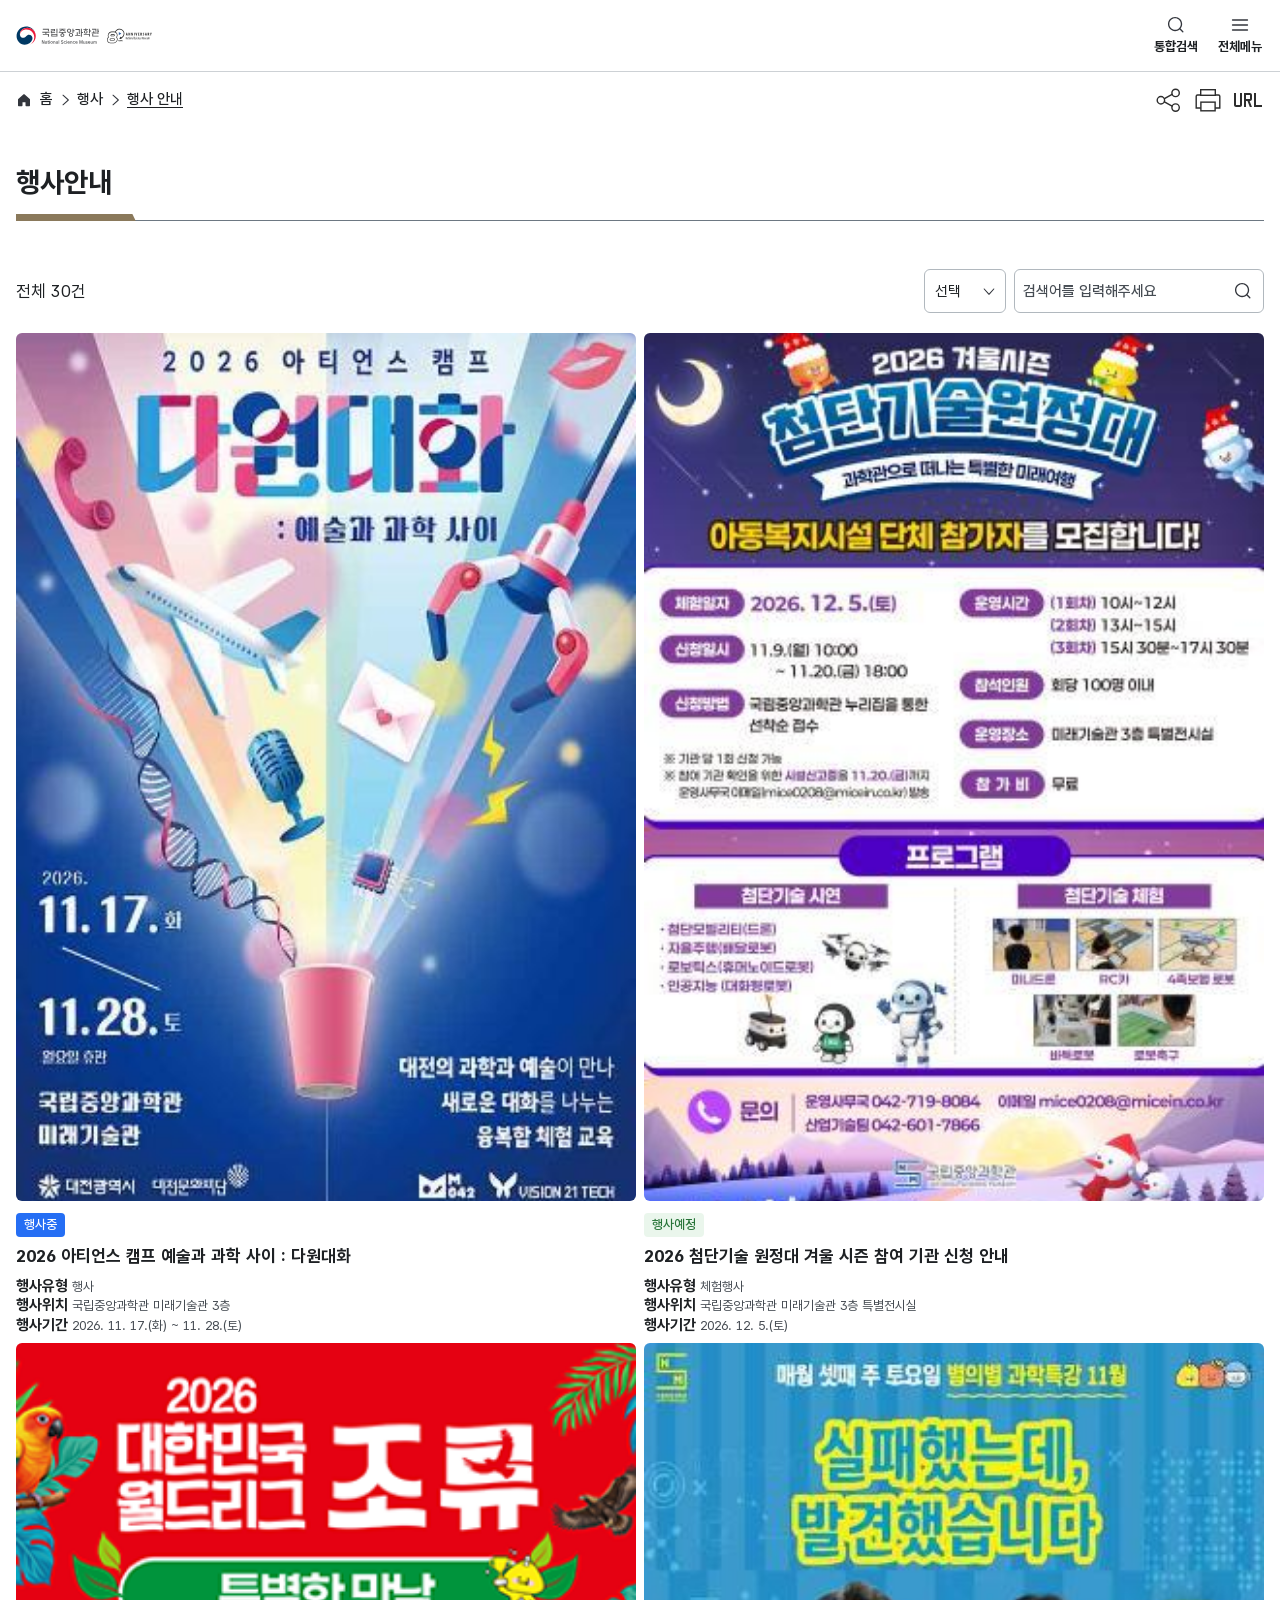
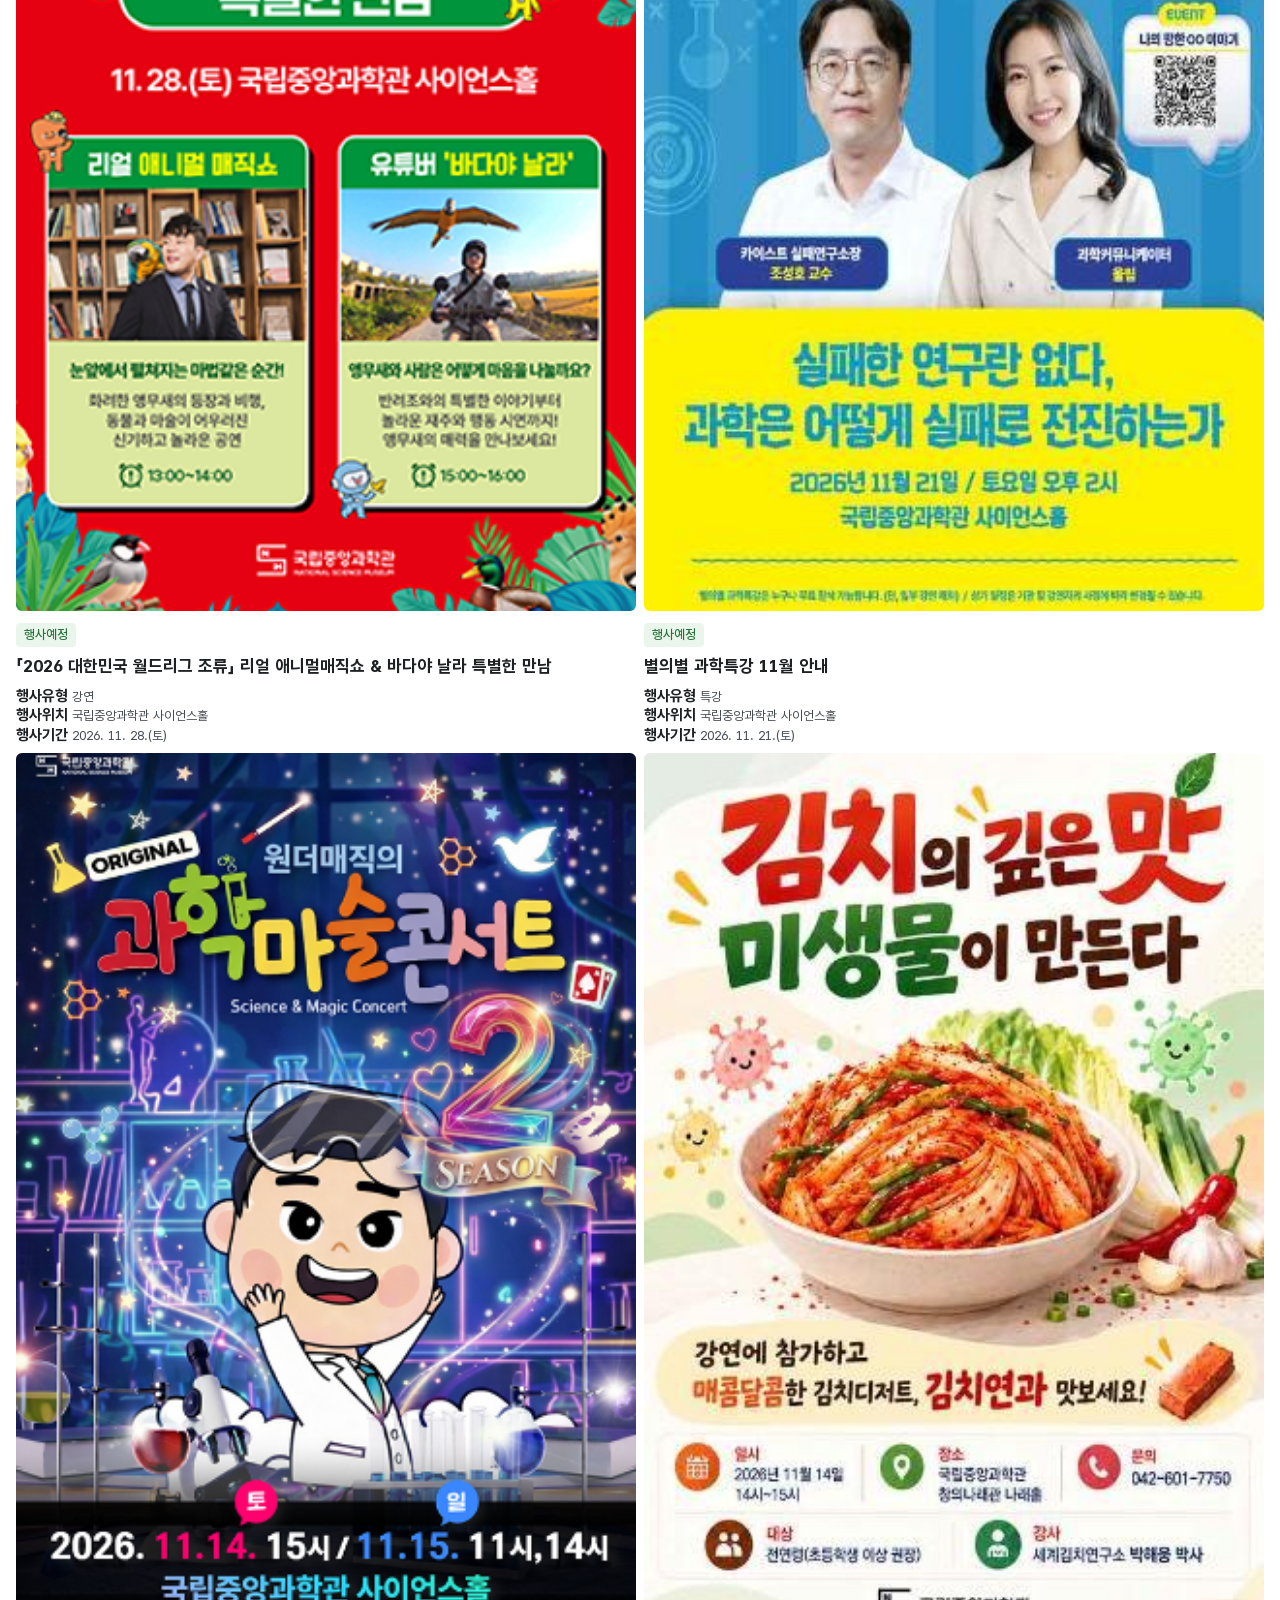
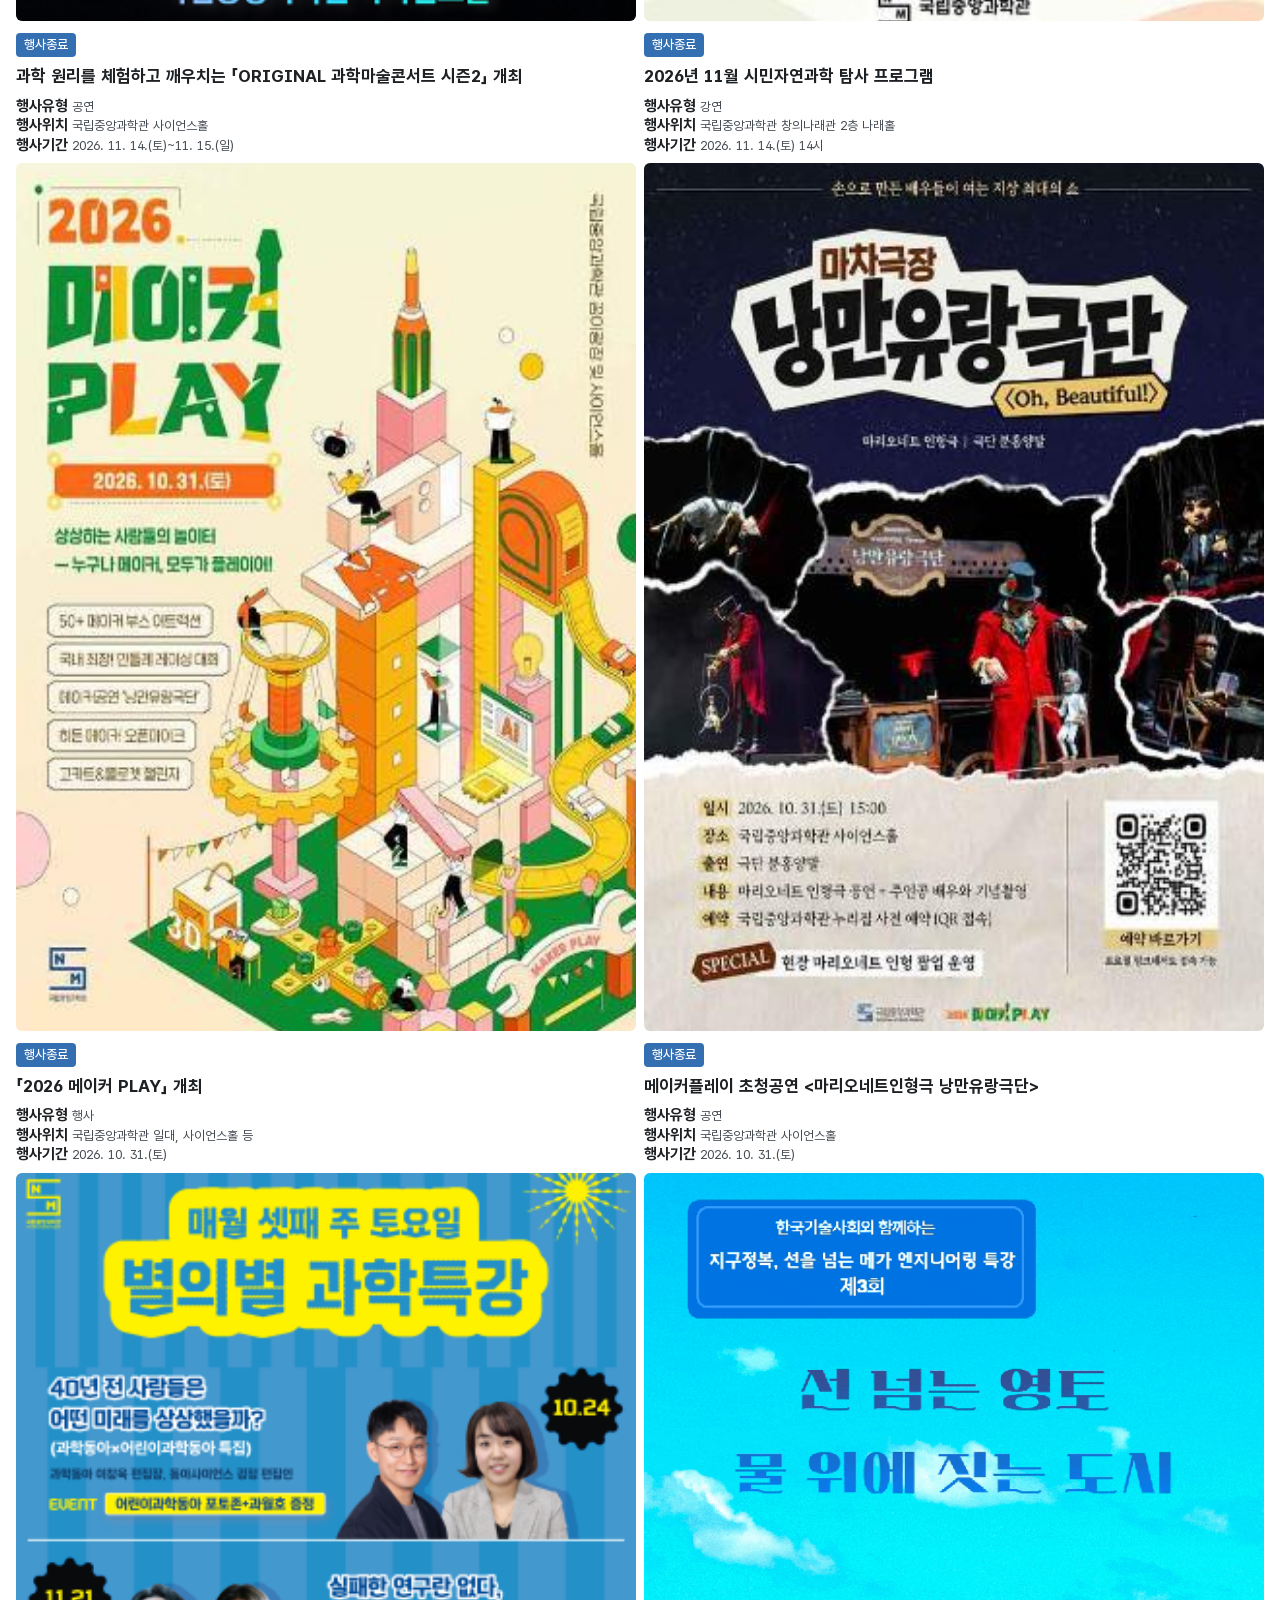
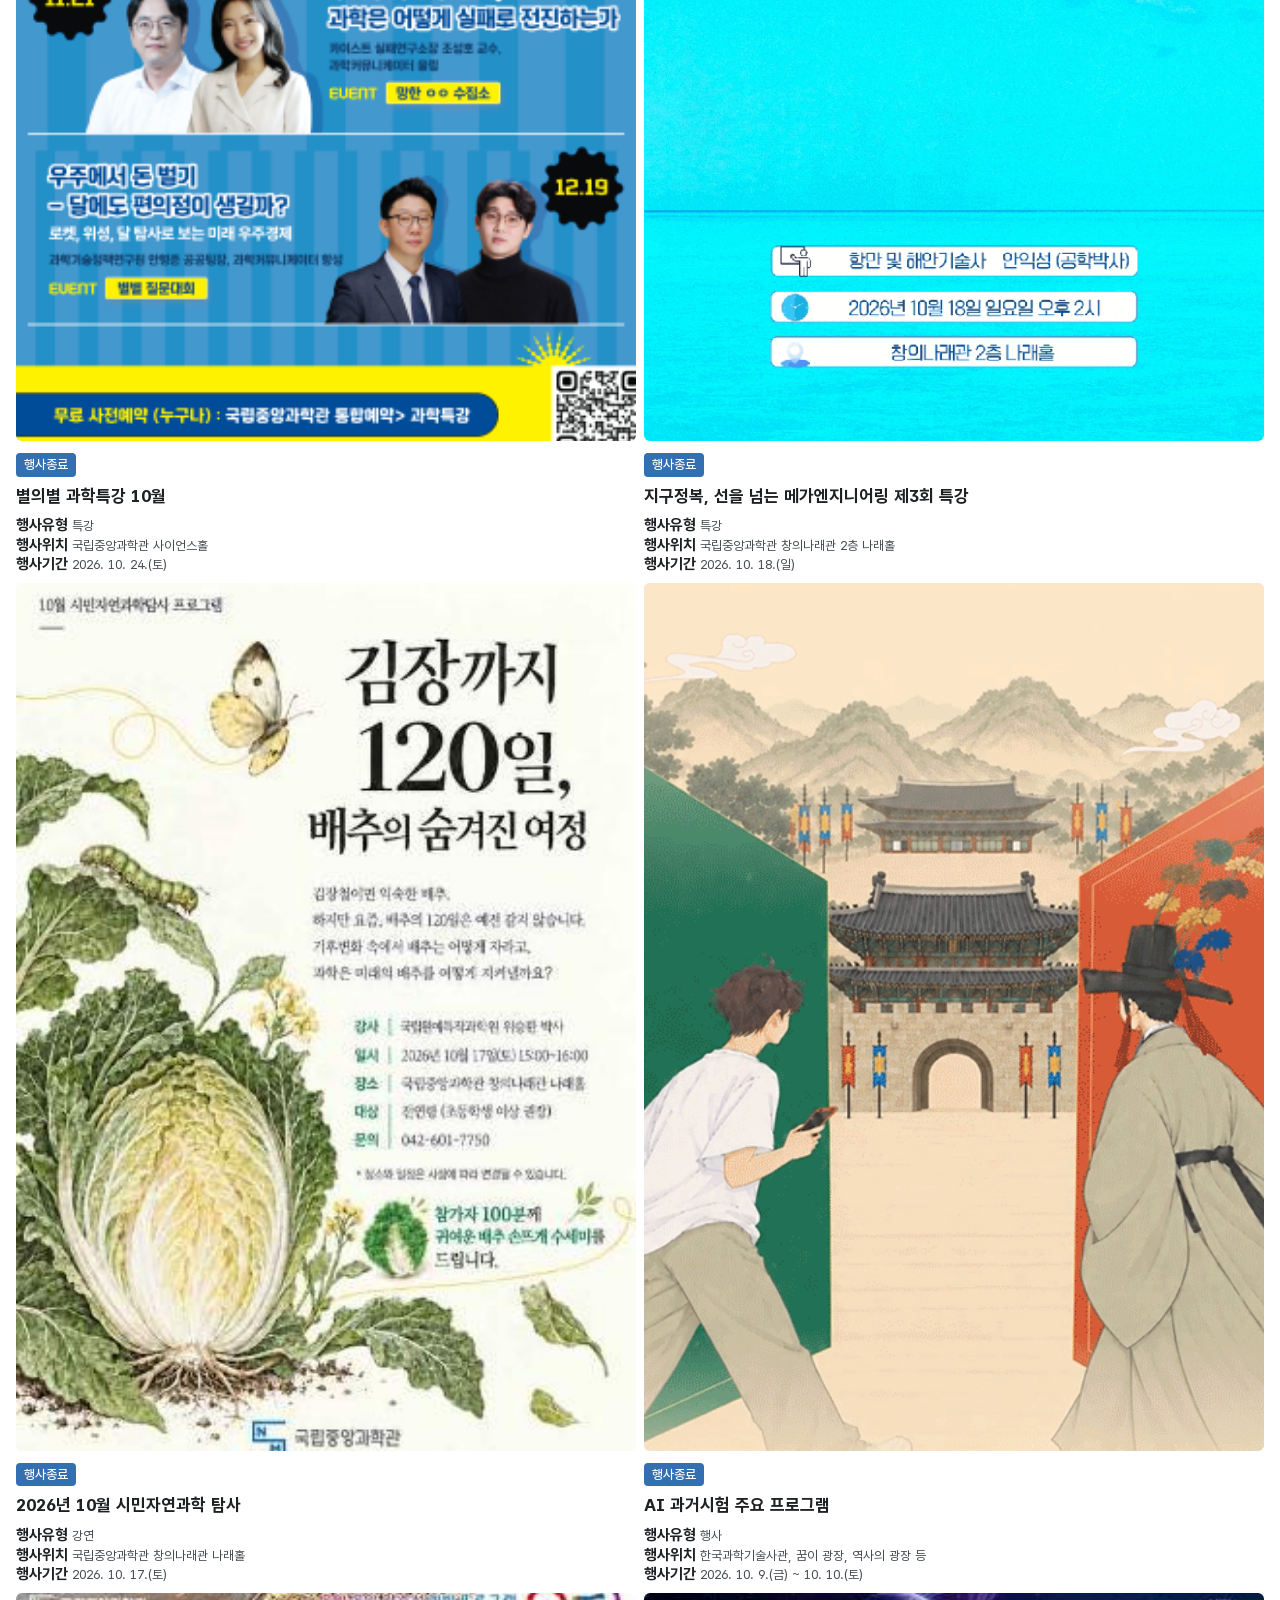
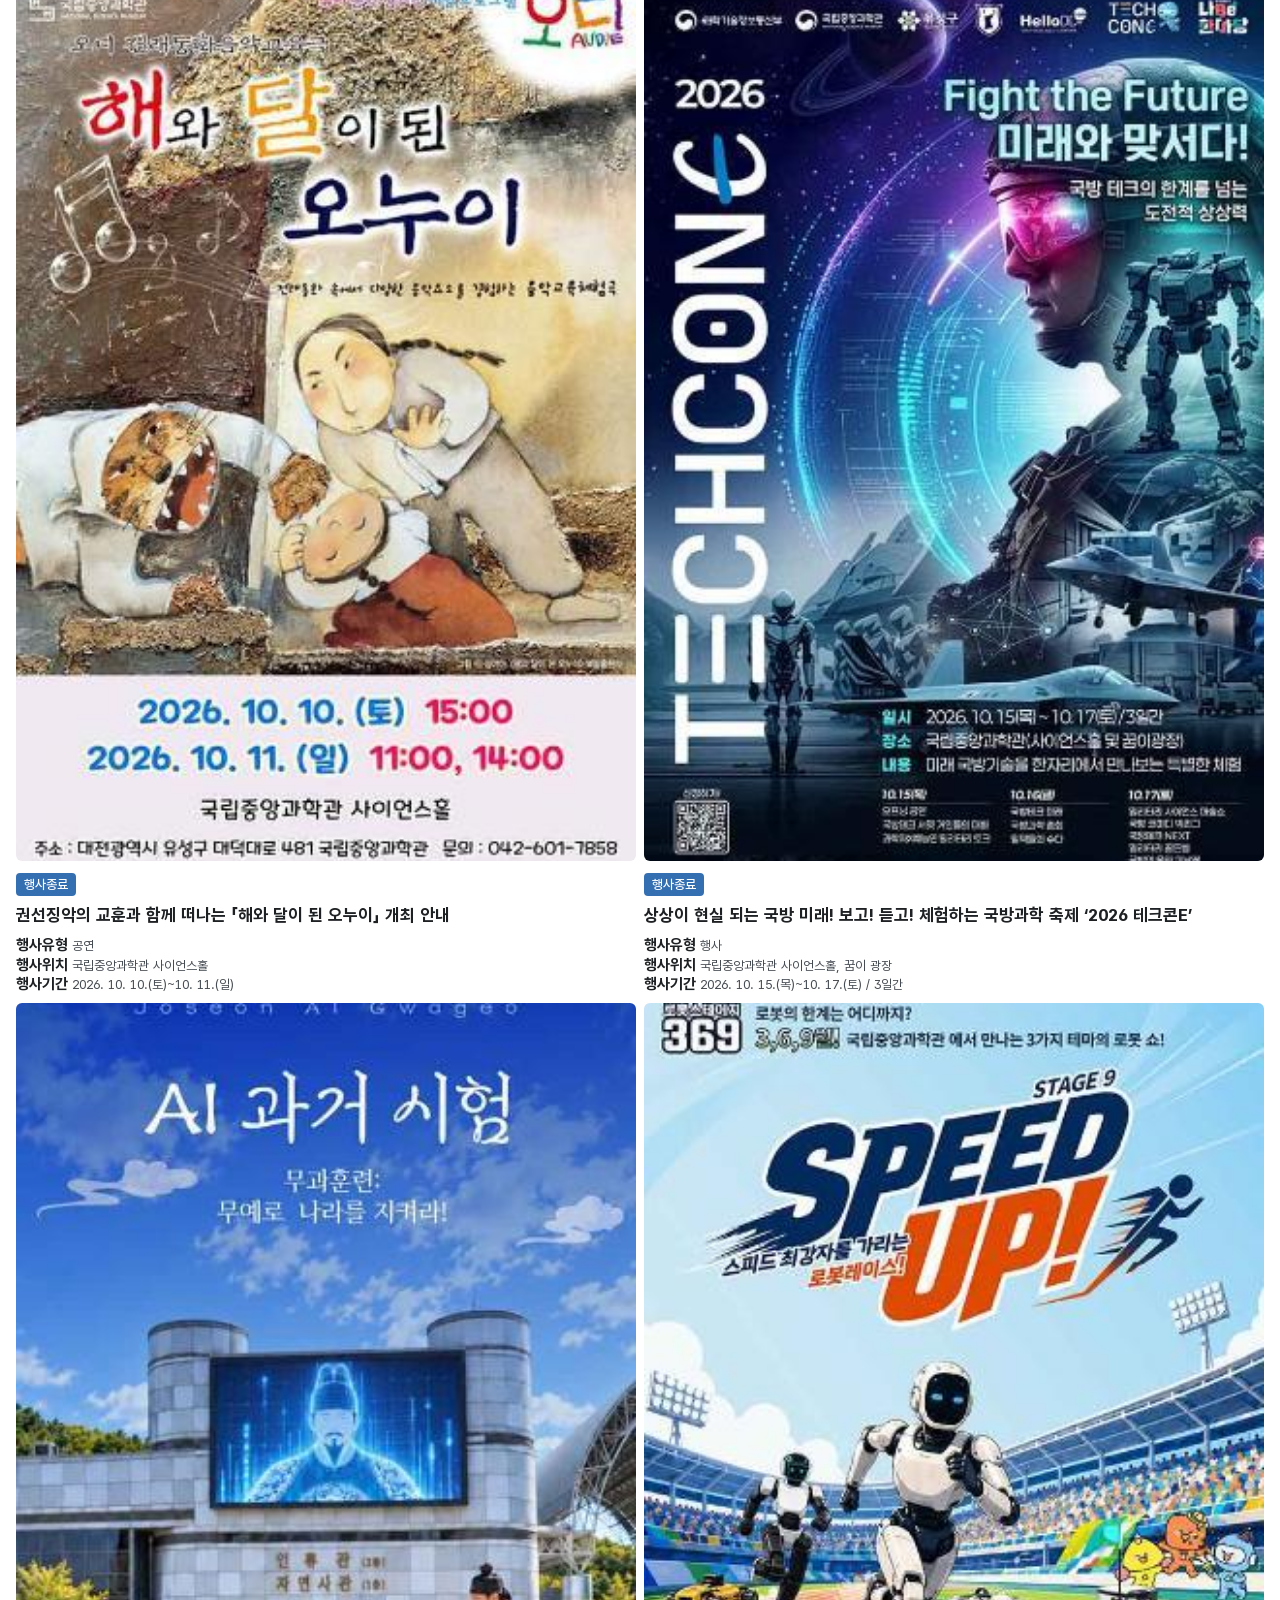
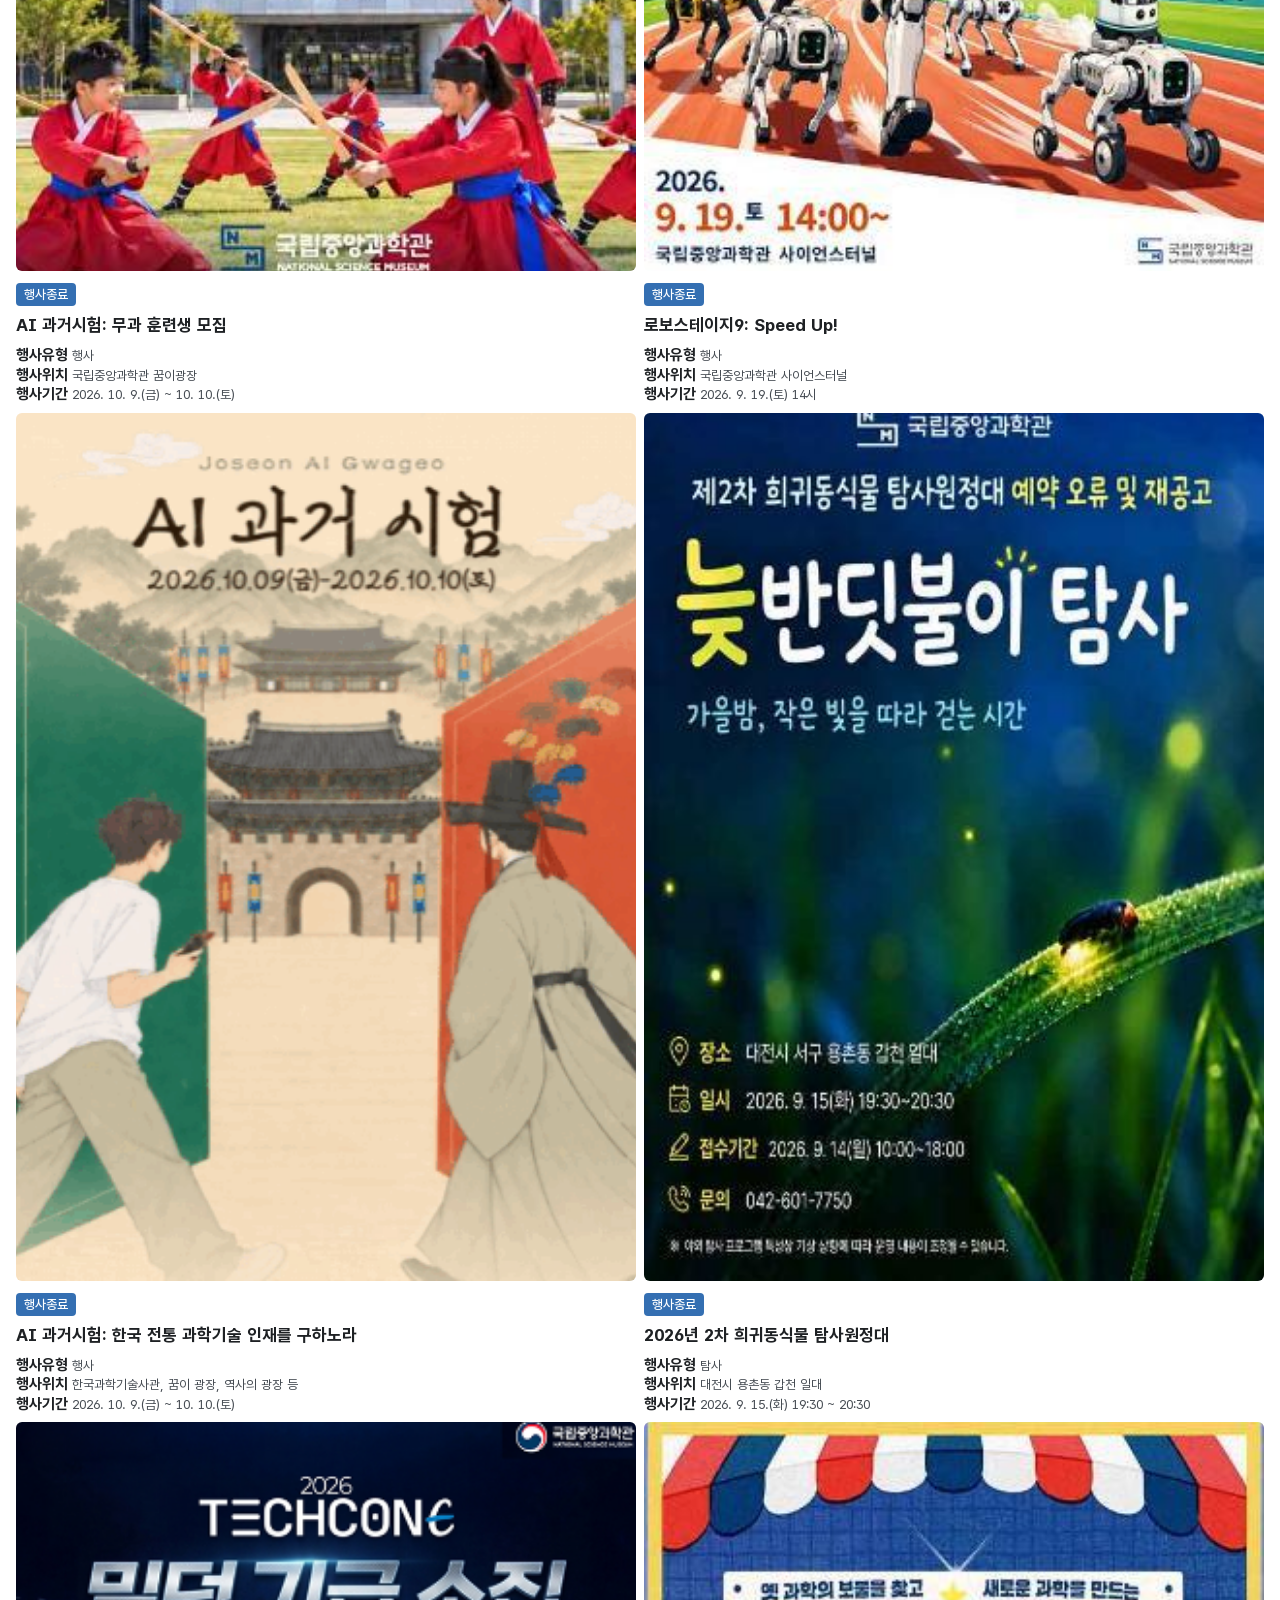
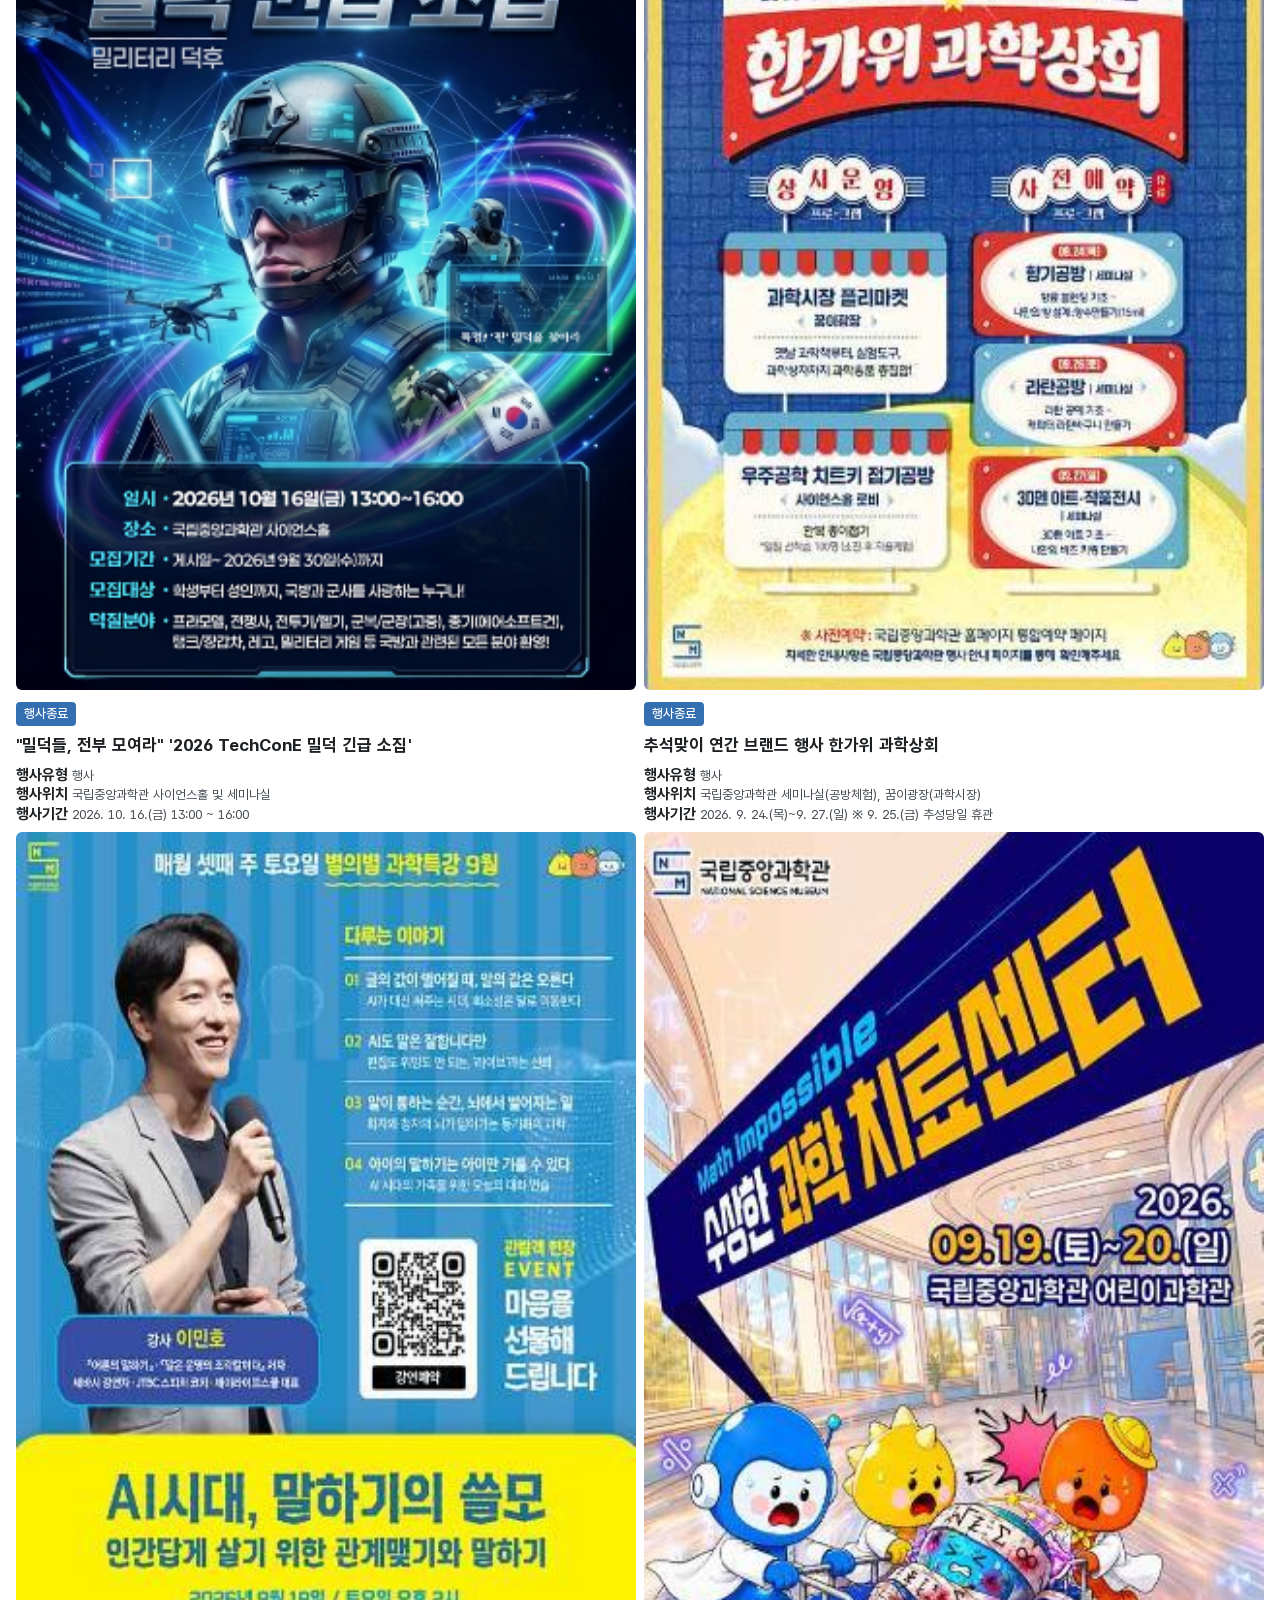
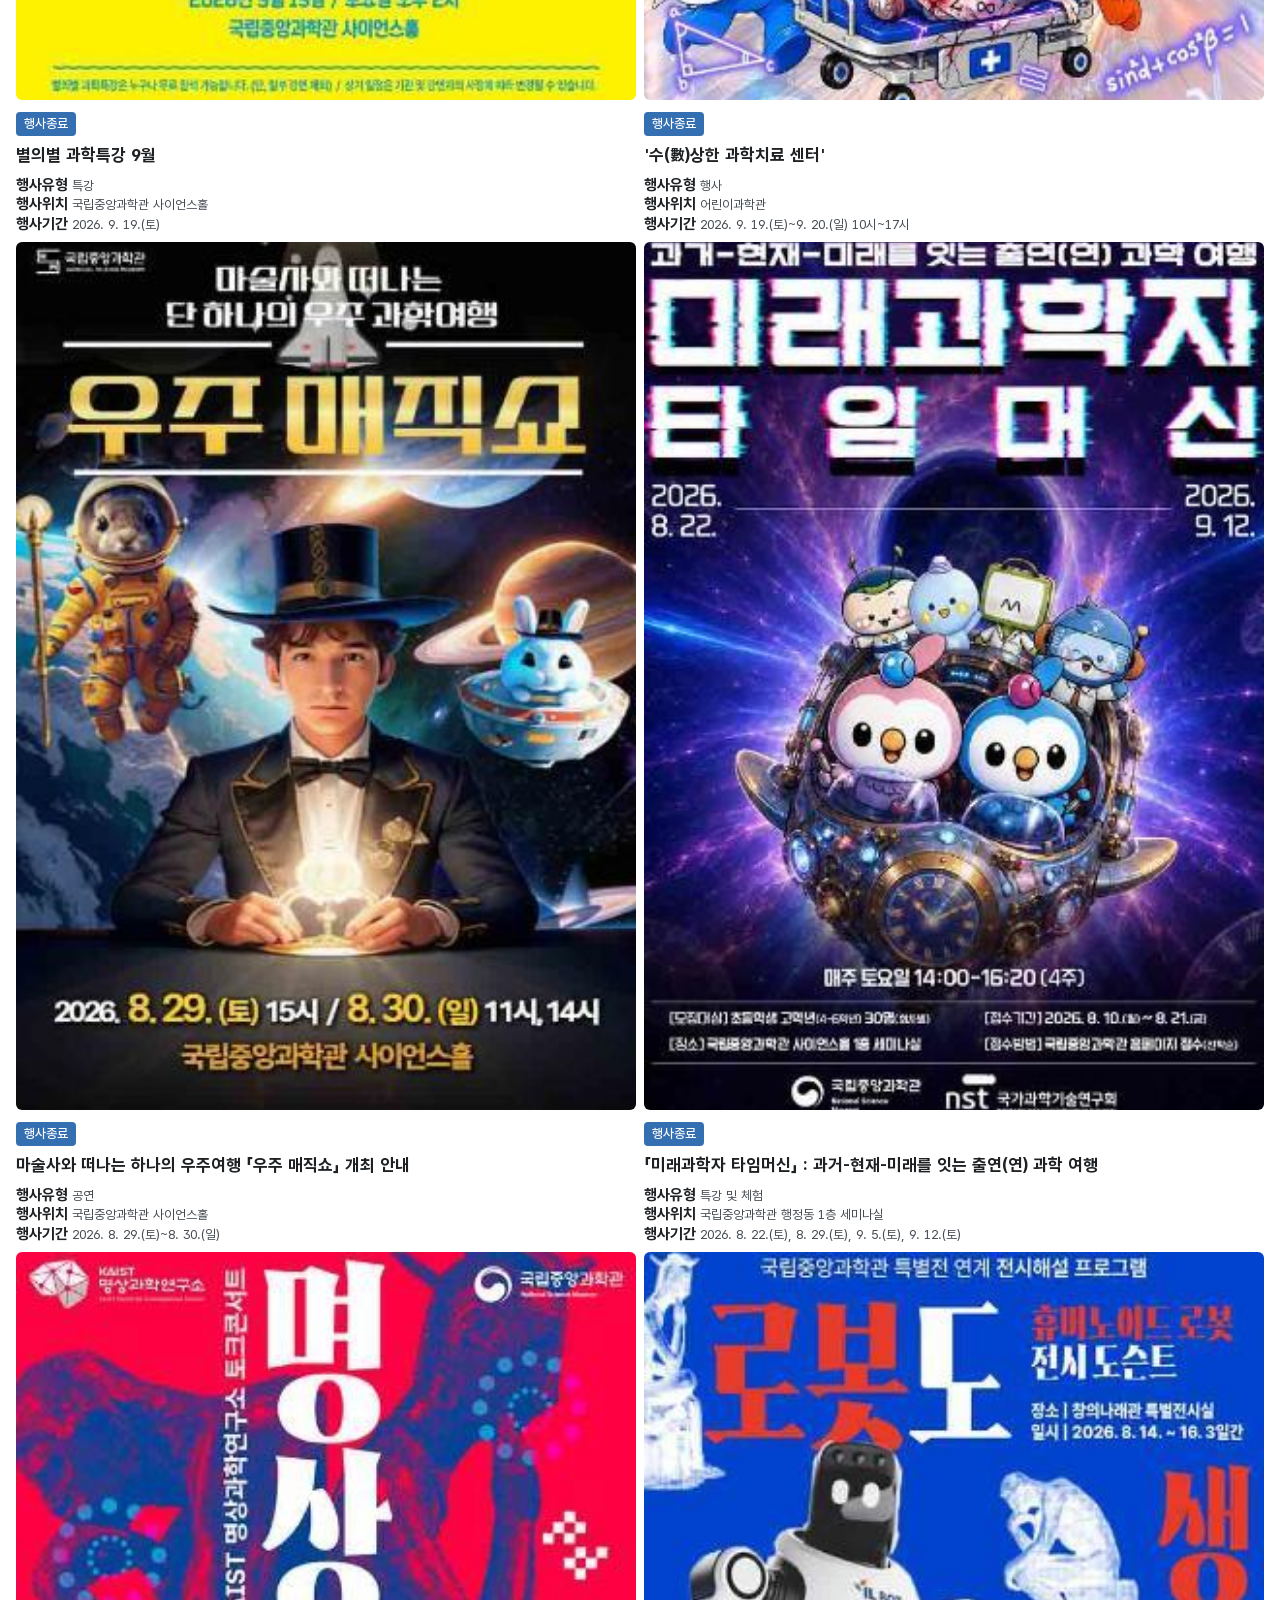
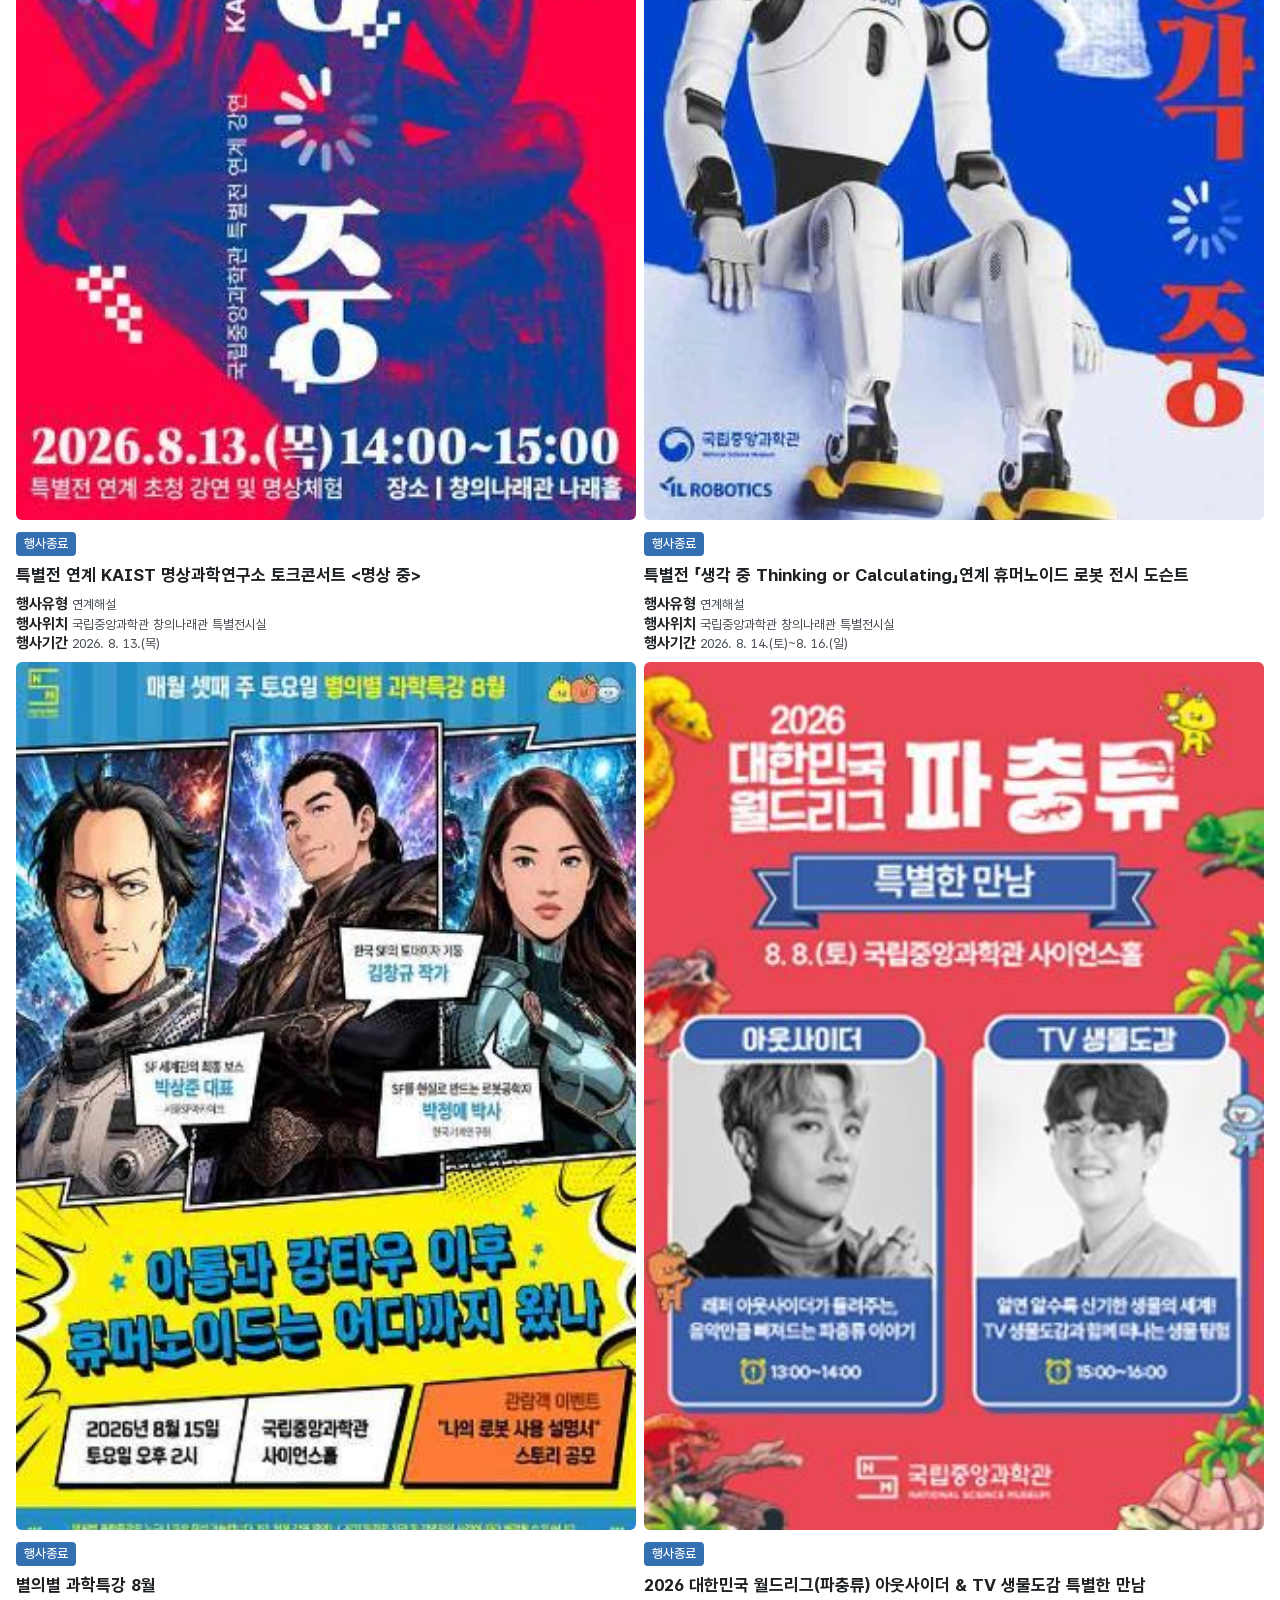
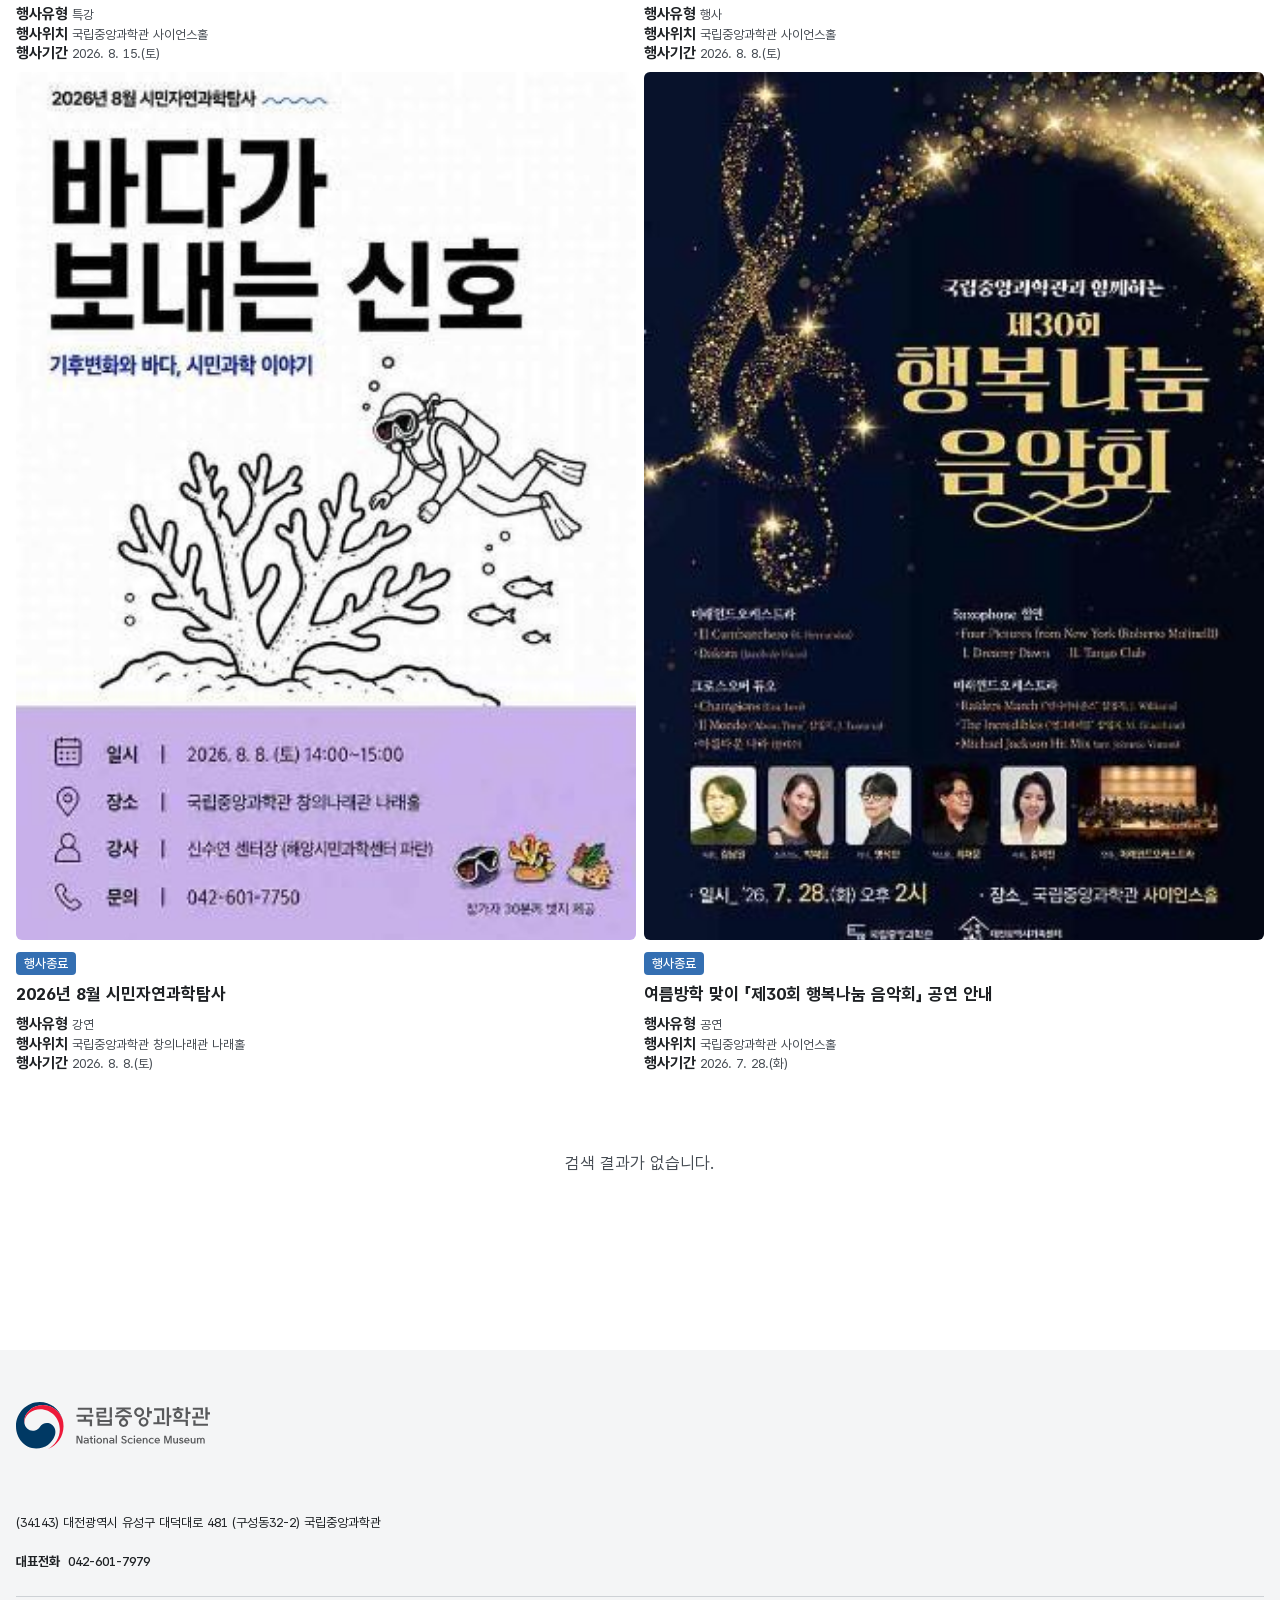
<file: codex-cms-ui/user/pages/main3-test.html>
<!doctype html>
<html lang="ko">

<head>
	<meta charset="utf-8">
	<meta name="viewport" content="width=device-width,initial-scale=1">
	<title>행사 안내 | 국립중앙과학관</title>
	<link rel="stylesheet" href="../resource/css/theme.css">
	<link rel="stylesheet" href="../resource/css/common.css">
	<link rel="stylesheet" href="../resource/css/main.css">
	<link rel="stylesheet" href="../resource/css/sub.css">
	<link rel="stylesheet" href="../resource/css/main3-test.css">
</head>

<body id="top">
	<a class="skip-link" href="#main-content">본문 바로가기</a>
	<div class="wrap">
		<header class="header type2">
			<div class="contents-wrap">
				<ul class="topmenus">
					<li class="topmenu"><span class="desc">화면크기</span>
						<div class="dropbox zoom" data-value="1">
							<button type="button" class="selected-text" data-label="화면크기" aria-haspopup="listbox"
								aria-expanded="false">기본</button>
							<ul class="dropbox-option" hidden>
								<li data-value=".9">
									<p class="option-text">작게</p>
								</li>
								<li data-value="1" class="selected">
									<p class="option-text">기본</p>
								</li>
								<li data-value="1.1">
									<p class="option-text">조금 크게</p>
								</li>
								<li data-value="1.2">
									<p class="option-text">크게</p>
								</li>
								<li data-value="1.3">
									<p class="option-text">가장 크게</p>
								</li>
							</ul>
						</div>
					</li>
					<li class="topmenu"><a class="none-sub" href="https://www.science.go.kr/eps/index.do">English</a>
					</li>
				</ul>
				<div class="prev-menus">
					<div class="logo">
						<a class="logo-link" href="https://www.science.go.kr/"><img
								src="../assets/images/museum-logo.svg" alt="국립중앙과학관"></a>
						<span class="logo-link"><img src="../assets/images/anniversary.svg" alt="개관 80주년"></span>
					</div>
					<div class="utils">
						<div class="util search">
							<button type="button" class="btn text search-open" aria-haspopup="dialog"
								aria-controls="search-popup" aria-expanded="false">
								<span class="icon medium searchicon" aria-hidden="true">
								</span><span class="tit xsmall util-tit">통합검색</span></button>
						</div>
						<div class="util">
							<a class="btn text"
								href="https://rsvn.science.go.kr/nsm/member/login?returnURL=%2Fnsm%2Fmain">
								<span class="icon medium loginicon" aria-hidden="true">
								</span><span class="tit xsmall util-tit">로그인</span></a>
						</div>
						<div class="util">
							<a class="btn text" href="https://rsvn.science.go.kr/nsm/member/join/joinStep1">
								<span class="icon medium joinicon" aria-hidden="true">
								</span><span class="tit xsmall util-tit">회원가입</span></a>
						</div>

						<div class="util hamburger">
							<button type="button" class="btn text btn-hamburger" aria-haspopup="dialog"
								aria-controls="menu-popup" aria-expanded="false">
								<span class="icon medium hamburgericon" aria-hidden="true">
								</span><span class="tit xsmall util-tit">전체메뉴</span></button>
						</div>
					</div>
				</div>
			</div>
			<nav class="gnb" aria-label="주요 메뉴">
				<ul class="depth1-menus contents-wrap" data-navigation="mega">
				</ul>
			</nav>
		</header>
		<div class="menupop" id="menu-popup">
			<div class="pop-bg" aria-hidden="true">
			</div>
			<div class="pop-contents" role="dialog" aria-modal="true" aria-labelledby="menu-popup-title" tabindex="-1">
				<h2 class="sr-only" id="menu-popup-title">전체메뉴</h2>
				<div class="menu-head">
					<div class="topmenu-area">
						<div class="topmenus"><a class="btn transparent"
								href="https://rsvn.science.go.kr/nsm/member/join/joinStep1">회원가입</a><a
								class="btn transparent" href="https://www.science.go.kr/eps/index.do">English</a></div>
						<button type="button" class="menu-close" aria-label="전체메뉴 닫기">
							<span class="pop-close" aria-hidden="true">
							</span>
						</button>
					</div>
					<a class="login" href="https://rsvn.science.go.kr/nsm/member/login?returnURL=%2Fnsm%2Fmain">
						<span class="loginicon" aria-hidden="true">
						</span>로그인을 해주세요
					</a>
				</div>
				<div class="menu-body">
					<nav class="menu-tabs" aria-label="메뉴 영역 바로가기"></nav>
					<div class="menu-content" role="region" aria-label="전체 메뉴 목록" tabindex="0">
						<nav class="gnb" aria-label="전체메뉴 목록">
							<ul class="depth1-menus contents-wrap" data-navigation="mobile"></ul>
						</nav>
					</div>
				</div>

			</div>
		</div>
		<div class="pop searchpop" id="search-popup">
			<div class="pop-bg" aria-hidden="true">
			</div>
			<div class="pop-contents" role="dialog" aria-modal="true" aria-labelledby="search-popup-title"
				tabindex="-1">
				<button type="button" class="icobtn  transparent search-close" aria-label="검색 닫기">
					<span class="icon pop-close" aria-hidden="true">
					</span>
				</button>
				<div class="contents-wrap">
					<div class="search-area">
						<div class="search-head">
							<h2 class="pop-maintit" id="search-popup-title">검색어를 입력해주세요.</h2>
						</div>
						<div class="search-formarea">
							<form class="search-group" role="search">
								<div class="search-wrap">
									<input type="text" id="search-keyword" name="keyword" maxlength="100"
										autocomplete="off" aria-labelledby="search-popup-title" placeholder="검색"
										role="combobox" aria-autocomplete="list" aria-controls="related-search-list"
										aria-expanded="false">
									<button type="button" class="icobtn round search-clear" aria-label="검색어 지우기">
										<span class="icon xsmall delete-word" aria-hidden="true">
										</span>
									</button>
								</div>
								<button type="submit" class="icobtn transparent" aria-label="검색 실행">
									<span class="icon large searchicon" aria-hidden="true">
									</span>
								</button>
							</form>
							<div class="related-searcharea">
								<ul class="related-searchs" id="related-search-list" role="listbox" aria-label="연관 검색어"
									data-content-list="suggestions">
								</ul>
								<template data-content-template="shared-suggestion">
									<li class="related-search">
										<em class="related-tit tit" data-field-text="highlight"></em><span
											data-field-text="suffix"></span>
									</li>
								</template>
								<p class="search-no-results">연관 검색어가 없습니다. 입력한 검색어로 검색해 보세요.</p>
							</div>
						</div>
						<div class="recent-searcharea" role="region" aria-labelledby="recent-search-title">
							<div class="recent-titlearea">
								<h3 class="tit" id="recent-search-title">최근 검색어</h3>
								<button type="button" class="btn delete transparent">전체삭제
									<span class="icon xsmall delete-all" aria-hidden="true">
									</span>
								</button>
							</div>
							<ul class="chip-group" data-content-list="shared.recentSearches">
							</ul>
							<template data-content-template="shared-recent-search">
								<li class="chip bg">
									<button type="button" class="recent-keyword" data-field-text="keyword">
									</button>
									<button type="button" class="icobtn transparent round chip-delete"
										aria-label="검색어 삭제">
										<span class="icon xsmall delete-word" aria-hidden="true">
										</span>
									</button>
								</li>
							</template>
							<p class="chip-empty">최근 검색어가 없습니다.</p>
						</div>
					</div>
					<p class="sr-only search-status" role="status" aria-live="polite">
					</p>
				</div>
			</div>
		</div>
		<main id="main-content" class="container" tabindex="-1">
			<div class="contents-wrap">
				<div class="subpg">
					<div class="contents-group sub">
						<div class="card-heading">
							<nav aria-label="현재 위치">
								<ul class="breadcrumbs">
									<li class="breadcrumb">
										<a class="util" href="https://www.science.go.kr/">
											<span class="icon xsmall homeicon" aria-hidden="true"></span><span
												class="tit breadcrumb-tit">홈</span>
										</a>
									</li>
									<li class="breadcrumb"><a href="./main3-test.html"><span
												class="tit breadcrumb-tit">행사</span></a></li>
									<li class="breadcrumb"><a href="./main3-test.html" aria-current="page"><span
												class="tit breadcrumb-tit">행사 안내</span></a></li>
								</ul>
							</nav>
							<div class="util" role="group" aria-label="페이지 도구">
								<button type="button" class="icobtn large transparent" aria-controls="share-links"
									aria-expanded="false"><img src="../assets/icons/share.svg" alt="공유하기"></button>
								<button type="button" class="icobtn large transparent print"><img
										src="../assets/icons/print.svg" alt="화면 인쇄"></button>
								<button type="button" class="icobtn large transparent copy"><img
										src="../assets/icons/copy-link.svg" alt="원본 주소 복사"></button>
							</div>
						</div>
						<div id="share-links" hidden><a
								href="https://share.naver.com/web/shareView?url=https%3A%2F%2Fwww.science.go.kr%2Fmps%2F1070%2Fbbs%2F431%2FmoveBbsNttList.do">네이버
								블로그</a> · <a
								href="https://twitter.com/share?url=https%3A%2F%2Fwww.science.go.kr%2Fmps%2F1070%2Fbbs%2F431%2FmoveBbsNttList.do">X</a>
							· <a
								href="https://www.facebook.com/sharer.php?u=https%3A%2F%2Fwww.science.go.kr%2Fmps%2F1070%2Fbbs%2F431%2FmoveBbsNttList.do">페이스북</a>
						</div>
						<span class="copy-result" role="status"></span>

						<h1 class="tit xlarge event-heading">행사안내</h1>
						<section class="event-board board-section" aria-label="행사 목록">
							<div class="card-heading util board-tools">
								<p class="result-count desc medium txt-black" role="status" tabindex="-1"></p>
								<form id="event-search" class="util search-tools" role="search" aria-label="행사 검색">
									<div class="dropbox-wrap">
										<div class="dropbox type3 util search-filter" data-value="">
											<button type="button" class="selected-text" data-label="조회 항목"
												aria-haspopup="listbox" aria-expanded="false">선택</button>
											<ul class="dropbox-option" hidden>
												<li data-value="" class="selected">
													<p class="option-text">선택</p>
												</li>
												<li data-value="title">
													<p class="option-text">제목</p>
												</li>
												<li data-value="info">
													<p class="option-text">내용</p>
												</li>
											</ul>
										</div>
									</div>
									<div class="search-group type1">
										<div class="search-wrap">
											<input type="text" name="query" required aria-label="행사 검색어"
												placeholder="검색어를 입력해주세요" autocomplete="off" spellcheck="false">
											<button type="button" class="icobtn round search-clear" aria-label="검색어 지우기">
												<span class="icon xsmall delete-word" aria-hidden="true"></span>
											</button>
										</div>
										<button type="submit" class="icobtn transparent" aria-label="검색 실행">
											<span class="icon searchicon" aria-hidden="true"></span>
										</button>
									</div>
									<span class="clear" hidden><button class="btn outline medium"
											type="reset">초기화</button></span>
								</form>
							</div>
							<ul class="event-grid cards"></ul>
							<p class="empty desc medium" hidden>검색 결과가 없습니다.</p>
							<template class="card-template">
								<li class="card-banner"><a class="card-banner-link">
										<div class="card-banner-img"><img alt="" loading="lazy"></div>
										<div class="card-banner-contents">
											<div><span class="badge small"></span></div>
											<h2 class="tit small card-title"></h2>
											<div class="details"></div>
										</div>
									</a></li>
							</template>
							<template class="detail-template">
								<div class="detail"><strong class="tit xxsmall"></strong> <span
										class="desc"></span></div>
							</template>
						</section>
					</div>
				</div>
			</div>
		</main>
		<footer class="footer">
			<div class="footer-wrap">
				<div class="contents-wrap">
					<div class="footer-logo"><img src="../assets/images/museum-footer.svg" alt="국립중앙과학관"></div>
					<ul class="footer-contents">
						<li class="footer-content">
							<p class="desc addr">(34143) 대전광역시 유성구 대덕대로 481 (구성동32-2) 국립중앙과학관</p>
							<div class="footer-infogroup">
								<p class="footer-info"><span class="tit footer-tit">대표전화</span><a
										class="desc footer-desc" href="tel:0426017979">042-601-7979</a></p>
							</div>
						</li>
					</ul>
					<div class="footer-bottom">
						<div class="footer-links-group">
							<ul class="footer-links left">
								<li class="footer-link"><a class="footer-desc"
										href="https://www.science.go.kr/mps/1164/bbs/325/moveBbsNttList.do">개인정보처리방침</a>
								</li>
								<li class="footer-link"><a class="footer-desc"
										href="https://www.science.go.kr/mps/cntnts/1029/moveCntnts.do">찾아오시는 길</a></li>
								<li class="footer-link"><a class="footer-desc" href="#top">맨 위로</a></li>
							</ul>
						</div>
						<p class="desc">행사 목록은 2026년 11월 19일 기준의 정적 미리보기입니다.</p>
					</div>
				</div>
			</div>
		</footer>
	</div>
	<script src="../resource/js/dummy.js"></script>
	<script src="../resource/js/main3-test.js"></script>
	<script src="../resource/js/template-data.js"></script>
	<script src="../resource/js/common.js"></script>

</body>

</html>
</file>
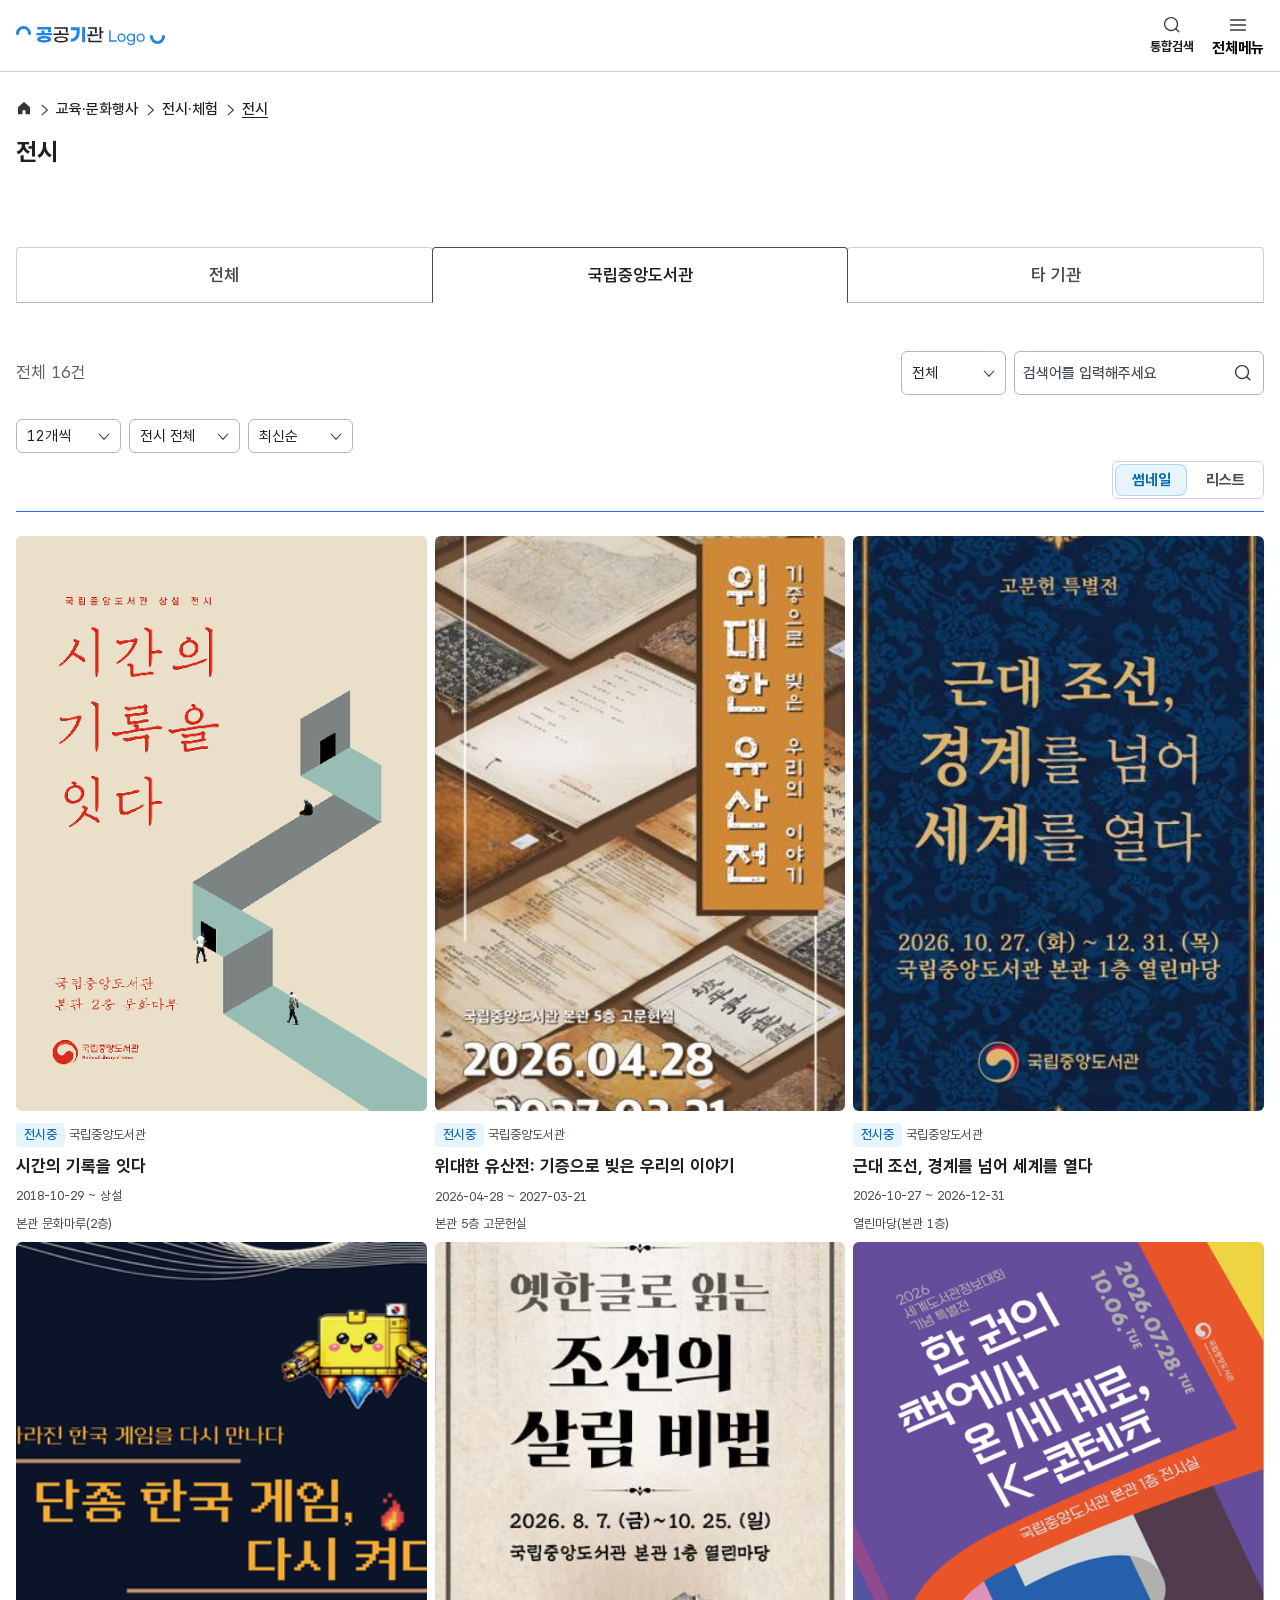
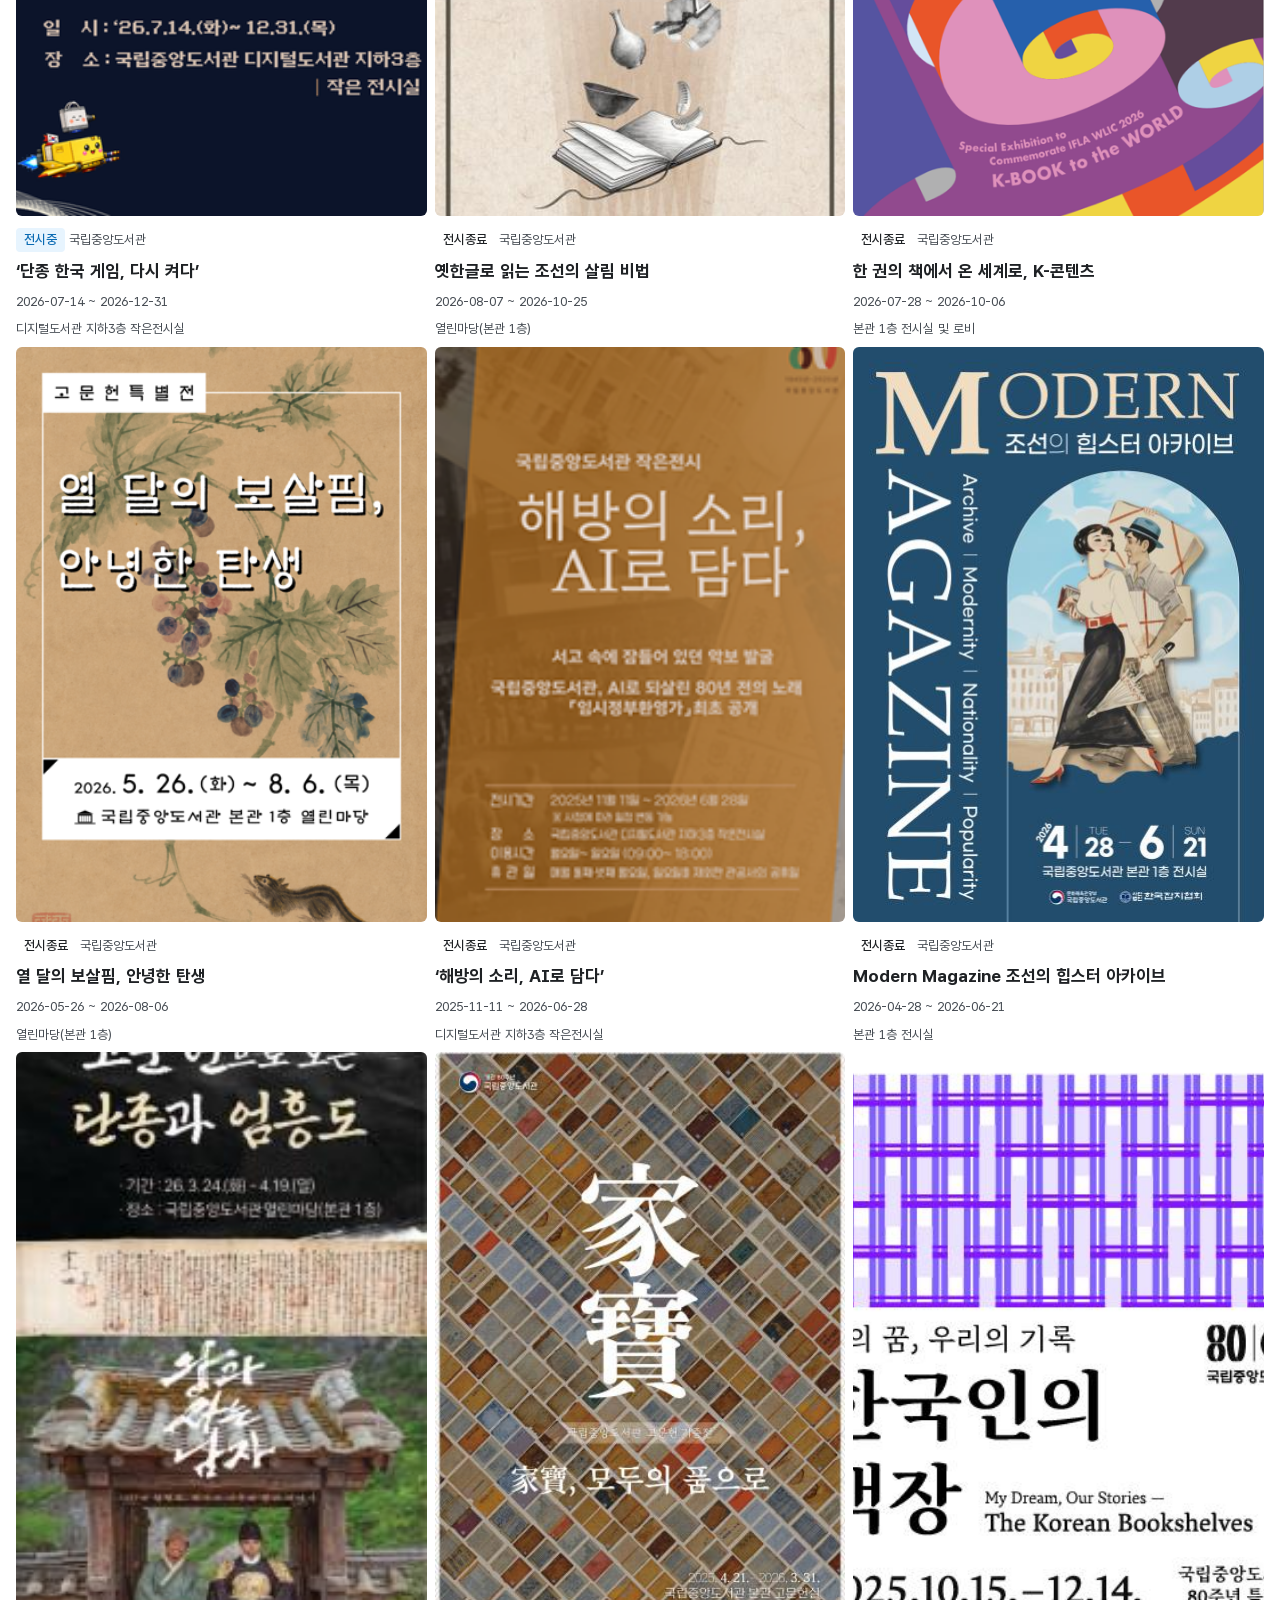
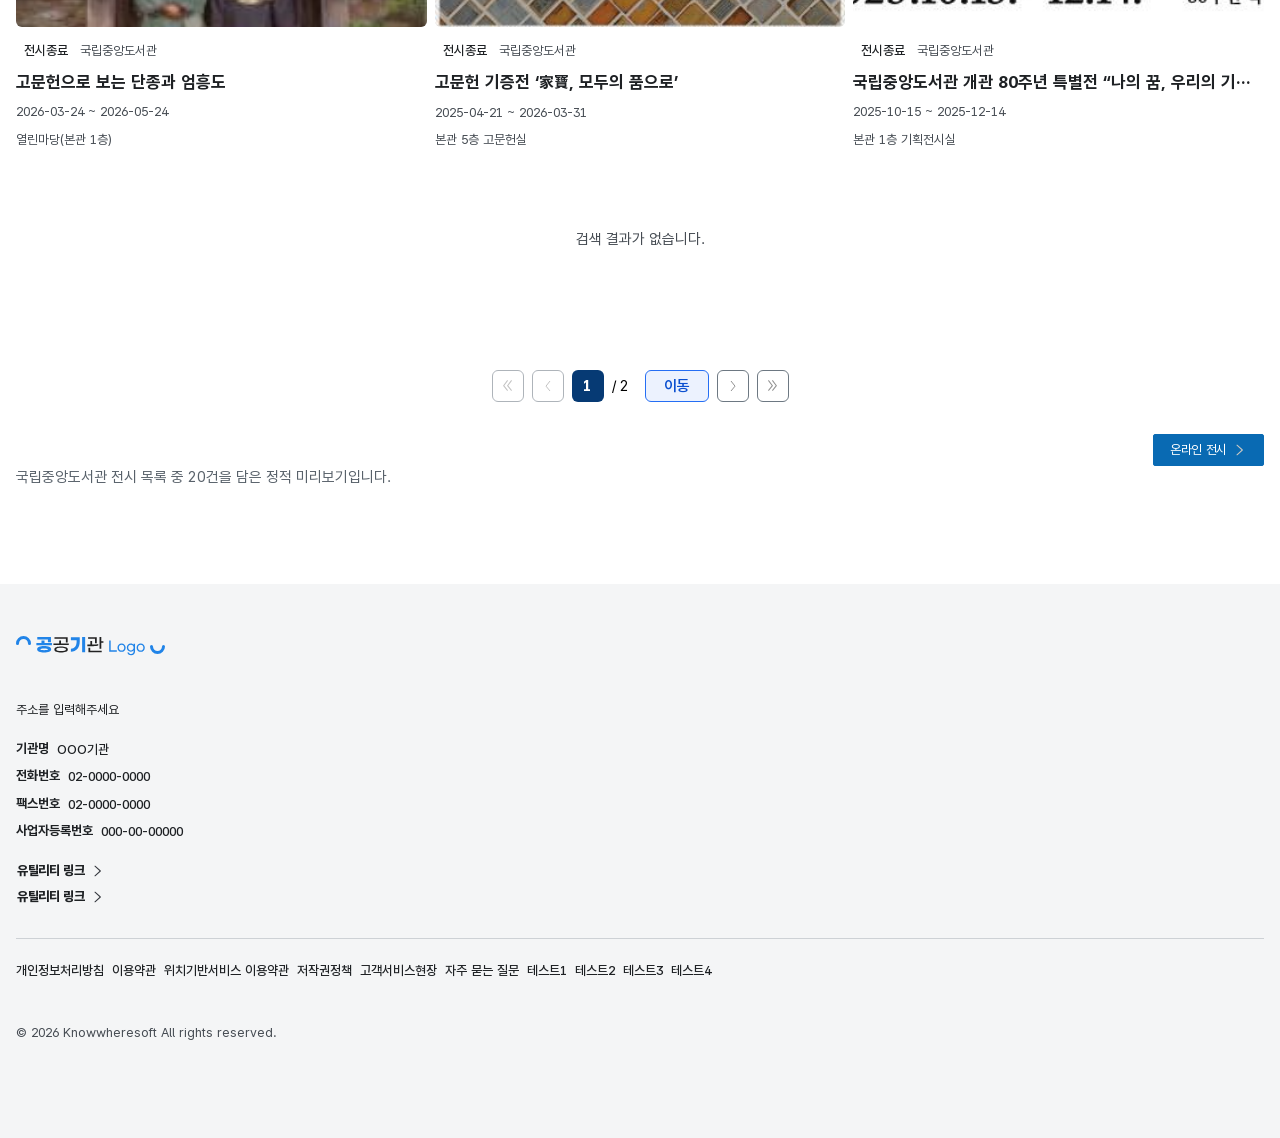
<file: codex-cms-ui/user/pages/sub3-1.html>
<!doctype html>
<html lang="ko">

<head>
	<meta charset="utf-8">
	<meta name="viewport" content="width=device-width,initial-scale=1">
	<title>전시 | 국립중앙도서관</title>
	<link rel="stylesheet" href="../resource/css/theme.css">
	<link rel="stylesheet" href="../resource/css/common.css">
	<link rel="stylesheet" href="../resource/css/main.css">
	<link rel="stylesheet" href="../resource/css/sub.css">
	<link rel="stylesheet" href="../resource/css/board-list.css">
</head>

<body>
	<a class="skip-link" href="#main-content">본문 바로가기</a>
	<div class="wrap">
		<header class="header type2">
			<div class="contents-wrap">
				<ul class="topmenus">
					<li class="topmenu"><a class="none-sub blank" href="https://nlcy.go.kr" target="_blank"
							rel="noopener" title="새창 열림">국립어린이청소년도서관</a></li>
					<li class="topmenu"><a class="none-sub blank" href="https://sejong.nl.go.kr" target="_blank"
							rel="noopener" title="새창 열림">국립세종도서관</a></li>
					<li class="topmenu"><a class="none-sub" href="https://www.nl.go.kr/">첫 화면</a></li>
					<li class="topmenu"><a class="none-sub blank" href="https://www.nl.go.kr/EN/main/index.do"
							target="_blank" rel="noopener" title="새창 열림" lang="en">English</a></li>
				</ul>
				<div class="prev-menus">
					<div class="logo">
						<a class="logo-link" href="./main2.html" aria-label="문화·체육 첫 화면">
							<img src="../assets/images/site-logo.svg" alt="">
						</a>
					</div>
					<div class="utils">
						<div class="util search">
							<button type="button" class="btn text search-open" aria-haspopup="dialog"
								aria-controls="search-popup" aria-expanded="false">
								<span class="icon medium searchicon" aria-hidden="true">
								</span><span class="tit xsmall util-tit">통합검색</span></button>
						</div>
						<div class="util">
							<a class="btn text" href="https://www.nl.go.kr/NL/contents/N60100000000.do"><span
									class="icon medium loginicon" aria-hidden="true"></span>로그인</a>
						</div>
						<div class="util">
							<a class="btn text" href="https://www.nl.go.kr/NL/contents/N60300000000.do"><span
									class="icon medium joinicon" aria-hidden="true"></span>회원가입</a>
						</div>
						<div class="util">
							<a class="btn text" href="https://www.nl.go.kr/NL/contents/N60503000000.do">바구니</a>
						</div>
						<div class="util hamburger">
							<button type="button" class="btn text btn-hamburger" aria-haspopup="dialog"
								aria-controls="menu-popup" aria-expanded="false"><span class="icon medium hamburgericon"
									aria-hidden="true"></span>전체메뉴</button>
						</div>
					</div>
				</div>
			</div>
			<nav class="gnb" aria-label="주요 메뉴">
				<ul class="depth1-menus contents-wrap" data-navigation="mega"></ul>
			</nav>
		</header>
		<div class="menupop" id="menu-popup">
			<div class="pop-bg" aria-hidden="true">
			</div>
			<div class="pop-contents" role="dialog" aria-modal="true" aria-labelledby="menu-popup-title" tabindex="-1">
				<h2 class="sr-only" id="menu-popup-title">전체메뉴</h2>
				<div class="menu-head">
					<div class="topmenu-area">
						<div class="topmenus"><a class="btn transparent"
								href="https://www.nl.go.kr/NL/contents/N60300000000.do">회원가입</a><a
								class="btn transparent" href="https://www.nl.go.kr/EN/main/index.do">English</a></div>
						<button type="button" class="menu-close" aria-label="전체메뉴 닫기">
							<span class="pop-close" aria-hidden="true">
							</span>
						</button>
					</div>
					<a class="login" href="https://www.nl.go.kr/NL/contents/N60100000000.do">
						<span class="loginicon" aria-hidden="true">
						</span>로그인을 해주세요
					</a>
				</div>
				<div class="menu-body">
					<nav class="menu-tabs" aria-label="메뉴 영역 바로가기"></nav>
					<div class="menu-content" role="region" aria-label="전체 메뉴 목록" tabindex="0">
						<nav class="gnb" aria-label="전체메뉴 목록">
							<ul class="depth1-menus contents-wrap" data-navigation="mobile"></ul>
						</nav>
					</div>
				</div>

			</div>
		</div>
		<div class="pop searchpop" id="search-popup">
			<div class="pop-bg" aria-hidden="true">
			</div>
			<div class="pop-contents" role="dialog" aria-modal="true" aria-labelledby="search-popup-title"
				tabindex="-1">
				<button type="button" class="icobtn  transparent search-close" aria-label="검색 닫기">
					<span class="icon pop-close" aria-hidden="true">
					</span>
				</button>
				<div class="contents-wrap">
					<div class="search-area">
						<div class="search-head">
							<h2 class="pop-maintit" id="search-popup-title">검색어를 입력해주세요.</h2>
						</div>
						<div class="search-formarea">
							<form class="search-group" role="search">
								<div class="search-wrap">
									<input type="text" id="search-keyword" name="keyword" maxlength="100"
										autocomplete="off" aria-labelledby="search-popup-title" placeholder="검색"
										role="combobox" aria-autocomplete="list" aria-controls="related-search-list"
										aria-expanded="false">
									<button type="button" class="icobtn round search-clear" aria-label="검색어 지우기">
										<span class="icon xsmall delete-word" aria-hidden="true">
										</span>
									</button>
								</div>
								<button type="submit" class="icobtn transparent" aria-label="검색 실행">
									<span class="icon large searchicon" aria-hidden="true">
									</span>
								</button>
							</form>
							<div class="related-searcharea">
								<ul class="related-searchs" id="related-search-list" role="listbox" aria-label="연관 검색어"
									data-content-list="suggestions">
								</ul>
								<template data-content-template="shared-suggestion">
									<li class="related-search">
										<em class="related-tit tit" data-field-text="highlight"></em><span
											data-field-text="suffix"></span>
									</li>
								</template>
								<p class="search-no-results">연관 검색어가 없습니다. 입력한 검색어로 검색해 보세요.</p>
							</div>
						</div>
						<div class="recent-searcharea" role="region" aria-labelledby="recent-search-title">
							<div class="recent-titlearea">
								<h3 class="tit" id="recent-search-title">최근 검색어</h3>
								<button type="button" class="btn delete transparent">전체삭제
									<span class="icon xsmall delete-all" aria-hidden="true">
									</span>
								</button>
							</div>
							<ul class="chip-group" data-content-list="shared.recentSearches">
							</ul>
							<template data-content-template="shared-recent-search">
								<li class="chip bg">
									<button type="button" class="recent-keyword" data-field-text="keyword">
									</button>
									<button type="button" class="icobtn transparent round chip-delete"
										aria-label="검색어 삭제">
										<span class="icon xsmall delete-word" aria-hidden="true">
										</span>
									</button>
								</li>
							</template>
							<p class="chip-empty">최근 검색어가 없습니다.</p>
						</div>
					</div>
					<p class="sr-only search-status" role="status" aria-live="polite">
					</p>
				</div>
			</div>
		</div>
		<main class="container" id="main-content" tabindex="-1">
			<div class="contents-wrap">
				<div class="subpg">
					<div class="flex-contents type1">
						<nav class="lnb" aria-label="교육·문화행사 메뉴">
							<div class="contents-wrap">
								<p class="tit lnb-tit">교육·문화행사</p>
								<ul class="depth1-menus">
									<li class="depth1-menu">
										<button type="button" class="depth1 accordion" aria-controls="side-group-0"
											aria-expanded="false">교육프로그램</button>
										<ul class="depth2-menus type1" id="side-group-0">
											<li class="contents-wrap">
												<div class="depth2-menu">
													<div class="submenus">
														<div class="depth2-menu">
															<a class="accordion none"
																href="https://www.nl.go.kr/NL/contents/N30901000000.do"><span
																	class="submenu-tit type1">디지털 미디어 창작 활용
																	교육</span></a>
														</div>
														<div class="depth2-menu">
															<a class="accordion none"
																href="https://www.nl.go.kr/NL/contents/N31600000000.do"><span
																	class="submenu-tit type1">인문학 프로그램</span></a>
														</div>
														<div class="depth2-menu">
															<a class="accordion none"
																href="https://www.nl.go.kr/NL/contents/N30902000000.do"><span
																	class="submenu-tit type1">강연·세미나</span></a>
														</div>
													</div>
												</div>
											</li>
										</ul>
									</li>
									<li class="depth1-menu">
										<button type="button" class="depth1 accordion" aria-controls="side-group-1"
											aria-expanded="false">문화행사</button>
										<ul class="depth2-menus type1" id="side-group-1">
											<li class="contents-wrap">
												<div class="depth2-menu">
													<div class="submenus">
														<div class="depth2-menu">
															<a class="accordion none"
																href="https://www.nl.go.kr/NL/contents/N30905000000.do"><span
																	class="submenu-tit type1">영화 상영</span></a>
														</div>
														<div class="depth2-menu">
															<a class="accordion none"
																href="https://www.nl.go.kr/NL/contents/N30907000000.do"><span
																	class="submenu-tit type1">해설이 있는 K 컬처</span></a>
														</div>
													</div>
												</div>
											</li>
										</ul>
									</li>
									<li class="depth1-menu">
										<button type="button" class="depth1 accordion open" aria-controls="side-group-2"
											aria-expanded="true">전시·체험</button>
										<ul class="depth2-menus type1" id="side-group-2">
											<li class="contents-wrap">
												<div class="depth2-menu">
													<div class="submenus">
														<div class="depth2-menu">
															<a class="accordion none is-active" href="./sub3-test.html"
																aria-current="page"><span
																	class="submenu-tit type1">전시</span></a>
														</div>
														<div class="depth2-menu">
															<a class="accordion none"
																href="https://www.nl.go.kr/NL/contents/N40704000000.do"><span
																	class="submenu-tit type1">기록매체박물관</span></a>
														</div>
														<div class="depth2-menu">
															<a class="accordion none"
																href="https://www.nl.go.kr/NL/contents/N41303010000.do"><span
																	class="submenu-tit type1">실감체험관</span></a>
														</div>
													</div>
												</div>
											</li>
										</ul>
									</li>
								</ul>
							</div>
						</nav>
						<div class="contents-group sub">
							<div class="sub-titlearea">
								<nav aria-label="현재 위치">
									<ul class="breadcrumbs">
										<li class="breadcrumb"><a href="https://www.nl.go.kr/NL"><span
													class="icon xsmall homeicon" aria-hidden="true"></span><span
													class="sr-only">홈</span></a></li>
										<li class="breadcrumb"><a
												href="https://www.nl.go.kr/NL/contents/N30000000000.do"><span
													class="tit breadcrumb-tit">교육·문화행사</span></a></li>
										<li class="breadcrumb"><a
												href="https://www.nl.go.kr/NL/contents/N41300000000.do"><span
													class="tit breadcrumb-tit">전시·체험</span></a></li>
										<li class="breadcrumb"><a href="./sub3-test.html" aria-current="page"><span
													class="tit breadcrumb-tit">전시</span></a></li>
									</ul>
								</nav>
								<h1 class="tit xlarge"><a class="mobile-back"
										href="https://www.nl.go.kr/NL/contents/N41300000000.do"
										aria-label="전시·체험으로"><span aria-hidden="true">‹</span></a>전시</h1>
							</div>
							<section class="exhibitions" aria-label="전시 목록">
								<div class="agency-select dropbox-wrap w-full">
									<div class="dropbox" data-value="국립중앙도서관">
										<button type="button" class="selected-text" data-label="전시 기관"
											aria-haspopup="listbox" aria-expanded="false">국립중앙도서관</button>
										<ul class="dropbox-option" hidden>
											<li data-value="전체">
												<p class="option-text">전체</p>
											</li>
											<li class="selected" data-value="국립중앙도서관">
												<p class="option-text">국립중앙도서관</p>
											</li>
											<li data-value="타 기관">
												<p class="option-text">타 기관</p>
											</li>
										</ul>
									</div>
								</div>
								<div class="tabs type1" role="group" aria-label="전시 기관">
									<button type="button" class="tab" data-agency="전체" aria-pressed="false">전체</button>
									<button type="button" class="tab" data-agency="국립중앙도서관"
										aria-pressed="true">국립중앙도서관</button>
									<button type="button" class="tab" data-agency="타 기관" aria-pressed="false">타
										기관</button>
								</div>
								<form class="exhibition-filters" role="search" aria-label="전시 검색">
									<div class="card-heading exhibition-tools">
										<p class="desc medium" role="status">전체 <strong class="result-count"></strong>건
										</p>
										<div class="util exhibition-tools">
											<div class="dropbox-wrap">
												<div class="dropbox type3" data-filter="field" data-value="all">
													<button type="button" class="selected-text" data-label="검색구분"
														aria-haspopup="listbox" aria-expanded="false">전체</button>
													<ul class="dropbox-option" hidden>
														<li data-value="all" class="selected">
															<p class="option-text">전체</p>
														</li>
														<li data-value="title">
															<p class="option-text">전시명</p>
														</li>
														<li data-value="info">
															<p class="option-text">내용</p>
														</li>
													</ul>
												</div>
											</div>
											<div class="search-group type1">
												<div class="search-wrap">
													<input type="text" name="query" aria-label="전시 검색어"
														placeholder="검색어를 입력해주세요" autocomplete="off">
													<button type="button" class="icobtn round search-clear"
														aria-label="검색어 지우기">
														<span class="icon xsmall delete-word" aria-hidden="true"></span>
													</button>
												</div>
												<button type="submit" class="icobtn transparent"
													aria-label="검색 실행"><span class="icon searchicon"
														aria-hidden="true"></span></button>
											</div>
										</div>
									</div>
									<div class="util exhibition-tools">
										<div class="dropbox-wrap">
											<div class="dropbox" data-filter="size" data-value="12">
												<button type="button" class="selected-text" data-label="목록에 표시할 개수"
													aria-haspopup="listbox" aria-expanded="false">12개씩</button>
												<ul class="dropbox-option" hidden>
													<li data-value="12" class="selected">
														<p class="option-text">12개씩</p>
													</li>
													<li data-value="24">
														<p class="option-text">24개씩</p>
													</li>
													<li data-value="36">
														<p class="option-text">36개씩</p>
													</li>
													<li data-value="48">
														<p class="option-text">48개씩</p>
													</li>
												</ul>
											</div>
										</div>
										<div class="dropbox-wrap">
											<div class="dropbox" data-filter="status" data-value="전체">
												<button type="button" class="selected-text" data-label="전시 상태"
													aria-haspopup="listbox" aria-expanded="false">전시 전체</button>
												<ul class="dropbox-option" hidden>
													<li data-value="전체" class="selected">
														<p class="option-text">전시 전체</p>
													</li>
													<li data-value="전시중">
														<p class="option-text">전시중</p>
													</li>
													<li data-value="전시종료">
														<p class="option-text">전시종료</p>
													</li>
												</ul>
											</div>
										</div>
										<div class="dropbox-wrap">
											<div class="dropbox" data-filter="order" data-value="desc">
												<button type="button" class="selected-text" data-label="정렬기준"
													aria-haspopup="listbox" aria-expanded="false">최신순</button>
												<ul class="dropbox-option" hidden>
													<li data-value="desc" class="selected">
														<p class="option-text">최신순</p>
													</li>
													<li data-value="asc">
														<p class="option-text">등록순</p>
													</li>
												</ul>
											</div>
										</div>

									</div>
								</form>
								<div class="view-tools">
									<div class="tabs" role="group" aria-label="전시 표시 방식">
										<button type="button" class="tab type1" data-view="grid"
											aria-pressed="true">썸네일</button>
										<button type="button" class="tab type1" data-view="list"
											aria-pressed="false">리스트</button>
									</div>
								</div>
								<ul class="cards type1" data-layout="grid"></ul>
								<p class="desc empty" hidden>검색 결과가 없습니다.</p>
								<template class="exhibition-card">
									<li class="card-banner"><a class="card-banner-link">
											<div class="card-banner-img"><img alt="" loading="lazy"></div>
											<div class="card-banner-contents">
												<div><span class="badge small"></span> <span class="desc agency"></span>
												</div>
												<h2 class="tit small card-title"></h2>
												<div><strong class="tit xxsmall detail-label">전시기간</strong> <span
														class="desc period"></span></div>
												<div><strong class="tit xxsmall detail-label">전시장소</strong> <span
														class="desc place"></span></div>
												<div class="department-row"><strong class="tit xxsmall">담당부서</strong>
													<span class="desc department"></span>
												</div>
											</div>
										</a></li>
								</template>
								<nav class="page-tools" aria-label="전시 목록 페이지">
									<button class="icobtn large" type="button" data-page="first"><img
											src="../assets/icons/page-first.svg" alt=""><span class="sr-only">첫 페이지로
											이동</span></button>
									<button class="icobtn large" type="button" data-page="prev"><img
											src="../assets/icons/page-previous.svg" alt=""><span class="sr-only">이전 페이지로
											이동</span></button>
									<form class="page-jump" aria-label="페이지 번호로 이동">
										<input class="current-page" type="number" inputmode="numeric" min="1" step="1"
											required aria-label="이동할 페이지 번호">
										<span>/ <span class="total-pages"></span></span>
										<button class="btn page-go" type="submit">이동</button>
									</form>
									<button class="icobtn large" type="button" data-page="next"><img
											src="../assets/icons/page-next.svg" alt=""><span class="sr-only">다음 페이지로
											이동</span></button>
									<button class="icobtn large" type="button" data-page="last"><img
											src="../assets/icons/page-last.svg" alt=""><span class="sr-only">마지막 페이지로
											이동</span></button>
								</nav>
								<a class="btn primary medium more"
									href="https://www.nl.go.kr/NL/contents/N20104000000.do">온라인 전시</a>
								<p class="desc">국립중앙도서관 전시 목록 중 20건을 담은 정적 미리보기입니다.</p>
							</section>
						</div>
					</div>
				</div>
			</div>
		</main>
		<footer class="footer">
			<button type="button" class="btn scroll-top" aria-label="맨 위로 이동" hidden>
				<span class="icon" aria-hidden="true">
				</span>
				<span>위로</span>
			</button>
			<div class="footer-wrap">
				<div class="contents-wrap">
					<div class="footer-logo">
						<img src="../assets/images/site-logo.svg" alt="">
					</div>
					<ul class="footer-contents">
						<li class="footer-content">
							<p class="desc addr">주소를 입력해주세요</p>
							<div class="footer-infogroup">
								<p class="footer-info">
									<span class="tit footer-tit">기관명</span>
									<span class="desc footer-desc">OOO기관</span>
								</p>
								<p class="footer-info">
									<span class="tit footer-tit">전화번호</span>
									<span class="desc footer-desc">02-0000-0000</span>
								</p>
								<p class="footer-info">
									<span class="tit footer-tit">팩스번호</span>
									<span class="desc footer-desc">02-0000-0000</span>
								</p>
								<p class="footer-info">
									<span class="tit footer-tit">사업자등록번호</span>
									<span class="desc footer-desc">000-00-00000</span>
								</p>
							</div>
						</li>
						<li class="footer-content">
							<a class="btn transparent more" href="#">유틸리티 링크</a>
							<a class="btn transparent more" href="#">유틸리티 링크</a>
						</li>
					</ul>
					<div class="footer-bottom">
						<div class="footer-links-group">
							<ul class="footer-links left">
								<li class="footer-link">
									<a href="" class="footer-desc">개인정보처리방침</a>
								</li>
								<li class="footer-link">
									<a href="" class="footer-desc">이용약관</a>
								</li>
								<li class="footer-link">
									<a href="" class="footer-desc">위치기반서비스 이용약관</a>
								</li>
								<li class="footer-link">
									<a href="" class="footer-desc">저작권정책</a>
								</li>
								<li class="footer-link">
									<a href="" class="footer-desc">고객서비스현장</a>
								</li>
								<li class="footer-link">
									<a href="" class="footer-desc">자주 묻는 질문</a>
								</li>
								<li class="footer-link">
									<a href="" class="footer-desc">테스트1</a>
								</li>
								<li class="footer-link">
									<a href="" class="footer-desc">테스트2</a>
								</li>
								<li class="footer-link">
									<a href="" class="footer-desc">테스트3</a>
								</li>
								<li class="footer-link">
									<a href="" class="footer-desc">테스트4</a>
								</li>
							</ul>
							<ul class="footer-links right">
							</ul>
						</div>
						<p class="footer-copyright desc">© 2026 Knowwheresoft All rights
							reserved.</p>
					</div>
				</div>
			</div>
		</footer>
	</div>
	<script src="../resource/js/dummydata.js"></script>
	<script src="../resource/js/template-data.js"></script>
	<script src="../resource/js/common.js"></script>
	<script src="../resource/js/board-list.js"></script>
	<script src="../resource/js/sub3.js"></script>
</body>

</html>
</file>
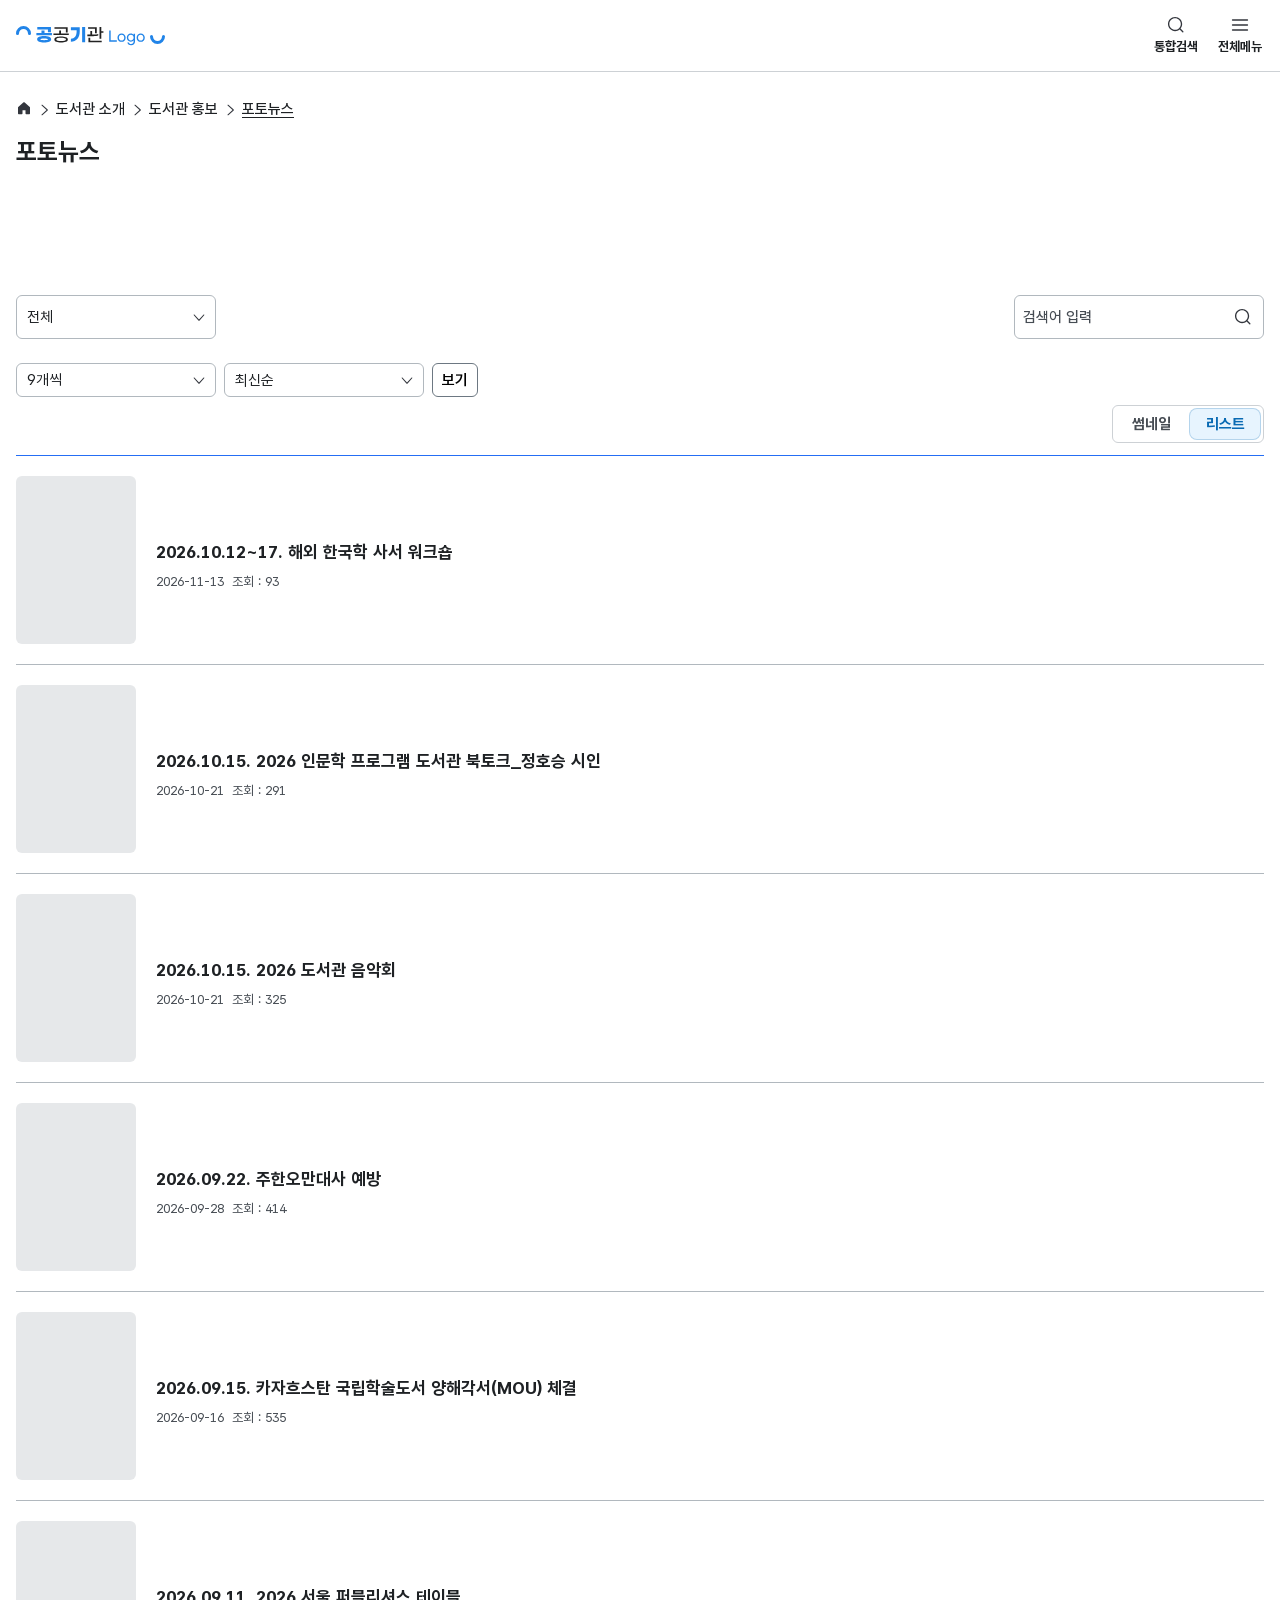
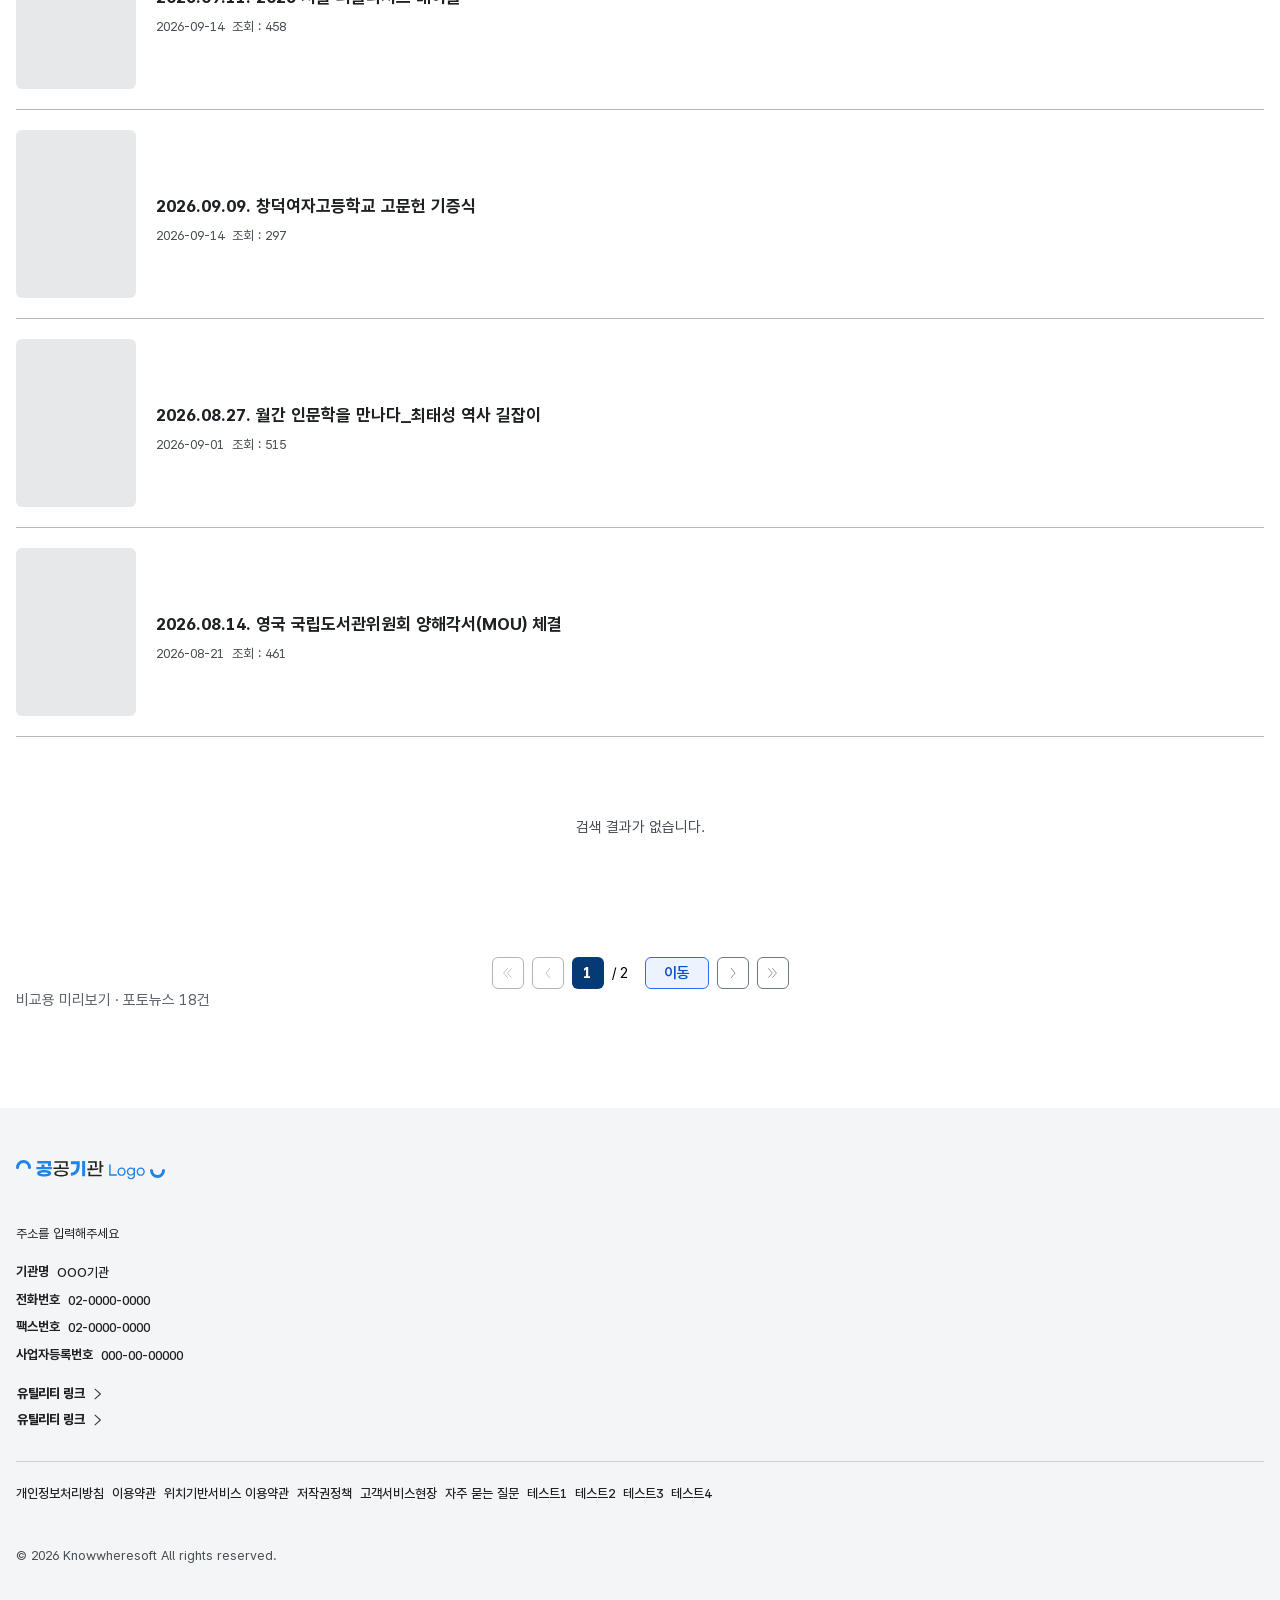
<file: codex-cms-ui/user/pages/sub3-2.html>
<!DOCTYPE html>
<html lang="ko">

<head>
	<meta charset="UTF-8">
	<meta name="viewport" content="width=device-width, initial-scale=1.0">
	<title>포토뉴스 | 국립중앙도서관</title>
	<link rel="stylesheet" href="../resource/css/theme.css">
	<link rel="stylesheet" href="../resource/css/common.css">
	<link rel="stylesheet" href="../resource/css/main.css">
	<link rel="stylesheet" href="../resource/css/sub.css">
	<link rel="stylesheet" href="../resource/css/board-list.css">
	<!-- <link rel="stylesheet" href="../resource/css/sub3-2.css"> -->
</head>

<body>
	<a href="#main-content" class="skip-link">본문 바로가기</a>

	<div class="wrap">
		<header class="header type2">
			<div class="contents-wrap">
				<ul class="topmenus">
					<li class="topmenu"><a href="https://nlcy.go.kr" class="none-sub blank" target="_blank"
							rel="noopener">국립어린이청소년도서관</a></li>
					<li class="topmenu"><a href="https://sejong.nl.go.kr" class="none-sub blank" target="_blank"
							rel="noopener">국립세종도서관</a></li>
					<li class="topmenu"><a href="./main2.html" class="none-sub">첫 화면</a></li>
					<li class="topmenu"><a href="https://www.nl.go.kr/EN/main/index.do" lang="en"
							class="none-sub">English</a></li>
				</ul>
				<div class="prev-menus">
					<div class="logo">
						<a href="./main2.html" class="logo-link" aria-label="첫 화면">
							<img src="../assets/images/site-logo.svg" alt="">
						</a>
					</div>
					<div class="utils">
						<div class="util search">
							<button type="button" class="btn text search-open" aria-haspopup="dialog"
								aria-controls="search-popup" aria-expanded="false">
								<span class="icon medium searchicon" aria-hidden="true"></span><span
									class="util-tit tit xsmall">통합검색</span>
							</button>
						</div>
						<div class="util"><a href="https://www.nl.go.kr/NL/contents/N60100000000.do" class="btn text"
								aria-label="로그인">
								<span class="icon medium loginicon" aria-hidden="true"></span><span
									class="util-tit tit xsmall">로그인</span>
							</a></div>
						<div class="util"><a href="https://www.nl.go.kr/NL/contents/N60300000000.do" class="btn text"
								aria-label="회원가입">
								<span class="icon medium joinicon" aria-hidden="true"></span><span
									class="util-tit tit xsmall">회원가입</span>
							</a></div>
						<div class="util"><a href="https://www.nl.go.kr/NL/contents/N60501010000.do" class="btn text"
								aria-label="내 정보"><span class="icon medium mypageicon" aria-hidden="true"></span><span
									class="util-tit tit xsmall">내
									정보</span></a></div>
						<div class="util hamburger">
							<button type="button" class="btn text btn-hamburger" aria-label="전체메뉴"
								aria-haspopup="dialog" aria-controls="menu-popup-type2" aria-expanded="false">
								<span class="icon medium hamburgericon" aria-hidden="true"></span>
								<span class="util-tit tit xsmall">전체메뉴</span>
							</button>
						</div>
					</div>
				</div>
			</div>
			<nav class="gnb" aria-label="주요 메뉴">
				<div class="contents-wrap">
					<ul class="depth1-menus" data-navigation="mega">
					</ul>
				</div>
			</nav>
		</header>

		<div class="menupop" id="menu-popup-type2">
			<div class="pop-bg" aria-hidden="true"></div>
			<div class="pop-contents" role="dialog" aria-modal="true" aria-labelledby="menu-popup-type2-title"
				tabindex="-1">
				<h2 class="sr-only" id="menu-popup-type2-title">전체메뉴</h2>
				<div class="menu-head">
					<div class="topmenu-area">
						<div class="topmenus">
							<div class="util">
								<a href="https://www.nl.go.kr/NL/contents/N71100000000.do"
									class="icobtn large round borderless" aria-label="지도">
									<span class="icon mapicon" aria-hidden="true"></span>
								</a>
								<span class="util-tit tit xsmall ">지도</span>
							</div>
							<div class="divider"></div>
							<div class="util">
								<div class="dropbox-wrap">
									<span class="icon languageicon" aria-hidden="true"></span>

									<div class="dropbox none">
										<button type="button" class="selected-text" data-label="언어 선택"
											aria-label="언어 선택" aria-haspopup="listbox" aria-expanded="false"
											data-content-text="shared.languages.0.label"></button>
										<ul class="dropbox-option" data-content-list="shared.languages"></ul>
										<template data-content-template="shared-language">
											<li>
												<p class="option-text" data-field-text="label"></p>
											</li>
										</template>
									</div>

								</div>

							</div>
						</div>
						<button type="button" class="menu-close" aria-label="전체메뉴 닫기">
							<span class="pop-close" aria-hidden="true"></span>
						</button>
					</div>
					<a href="https://www.nl.go.kr/NL/contents/N60100000000.do" class="login">
						<span class="loginicon" aria-hidden="true"></span>로그인을 해주세요
					</a>
				</div>
				<div class="menu-body">
					<nav class="menu-tabs" aria-label="메뉴 영역 바로가기">
						<a class="menu-tab" href="#popup-N10000000000">자료검색</a>
						<a class="menu-tab" href="#popup-N20000000000">컬렉션</a>
						<a class="menu-tab" href="#popup-N14000000000">도서관 서비스</a>
						<a class="menu-tab" href="#popup-N30000000000">교육·문화행사</a>
						<a class="menu-tab" href="#popup-N40000000000">도서관 이용</a>
						<a class="menu-tab" href="#popup-N50000000000">도서관 소개</a>
					</nav>
					<div class="menu-content" tabindex="0" role="region" aria-label="전체 메뉴 목록">
						<p class="search-no-results" role="status" hidden>일치하는 메뉴가 없습니다.</p>

						<nav class="gnb" aria-label="전체메뉴 목록">
							<div class="contents-wrap">
								<ul class="depth1-menus" data-navigation="mobile">
								</ul>
							</div>
						</nav>
					</div>
				</div>
			</div>
		</div>

		<div class="pop searchpop" id="search-popup">
			<div class="pop-bg" aria-hidden="true"></div>

			<div class="pop-contents" role="dialog" aria-modal="true" aria-labelledby="search-popup-title"
				tabindex="-1">
				<button type="button" class="icobtn  transparent search-close" aria-label="검색 닫기">
					<span class="icon pop-close" aria-hidden="true"></span>
				</button>
				<div class="contents-wrap">
					<div class="search-area">
						<div class="search-head">
							<h2 class="pop-maintit" id="search-popup-title">검색어를 입력해주세요.</h2>
						</div>
						<div class="search-formarea">
							<form class="search-group" role="search">
								<div class="search-wrap">
									<input type="text" id="search-keyword" name="keyword" maxlength="100"
										autocomplete="off" aria-labelledby="search-popup-title" placeholder="검색"
										role="combobox" aria-autocomplete="list" aria-controls="related-search-list"
										aria-expanded="false">
									<button type="button" class="icobtn round search-clear" aria-label="검색어 지우기">
										<span class="icon xsmall delete-word" aria-hidden="true"></span>
									</button>
								</div>
								<button type="submit" class="icobtn transparent" aria-label="검색 실행">
									<span class="icon large searchicon" aria-hidden="true"></span>
								</button>
							</form>

							<div class="related-searcharea">

								<ul class="related-searchs" id="related-search-list" role="listbox" aria-label="연관 검색어"
									data-content-list="photoNewsSuggestions"></ul>
								<template data-content-template="shared-suggestion">
									<li class="related-search"><em class="related-tit tit"
											data-field-text="highlight"></em><span data-field-text="suffix"></span></li>
								</template>
								<p class="search-no-results">연관 검색어가 없습니다. 입력한 검색어로 검색해 보세요.</p>
							</div>

						</div>

						<div class="recent-searcharea" aria-labelledby="recent-search-title">
							<div class="recent-titlearea">
								<h3 class="tit" id="recent-search-title">최근 검색어</h3>
								<button type="button" class="btn delete transparent">전체삭제
									<span class="icon xsmall delete-all" aria-hidden="true"></span>
								</button>
							</div>
							<ul class="chip-group" data-content-list="shared.recentSearches"></ul>
							<template data-content-template="shared-recent-search">
								<li class="chip bg">
									<button type="button" class="recent-keyword" data-field-text="keyword"></button>
									<button type="button" class="icobtn transparent round chip-delete"
										aria-label="검색어 삭제">
										<span class="icon xsmall delete-word" aria-hidden="true"></span>
									</button>
								</li>
							</template>
							<p class="chip-empty">최근 검색어가 없습니다.</p>
						</div>

					</div>
					<p class="sr-only search-status" role="status" aria-live="polite"></p>
				</div>

			</div>

		</div>

		<main class="container" id="main-content" tabindex="-1">
			<div class="contents-wrap">
				<div class="subpg">
					<div class="flex-contents type1">
						<nav class="lnb" aria-label="도서관 소개 메뉴">
							<div class="contents-wrap">
								<p class="tit lnb-tit">도서관 소개</p>
								<ul class="depth1-menus">
									<li class="depth1-menu">
										<button type="button" class="depth1 accordion" aria-expanded="false"
											aria-controls="side-0">국립중앙도서관</button>
										<ul class="depth2-menus type1" id="side-0">
											<li class="contents-wrap">
												<div class="depth2-menu">
													<div class="submenus">
														<div class="depth2-menu"><a class="accordion none"
																href="https://www.nl.go.kr/NL/contents/N50101000000.do"><span
																	class="submenu-tit type1">인사말</span></a></div>
														<div class="depth2-menu"><a class="accordion none"
																href="https://www.nl.go.kr/NL/contents/N50111000000.do"><span
																	class="submenu-tit type1">사명과 비전</span></a></div>
														<div class="depth2-menu"><a class="accordion none"
																href="https://www.nl.go.kr/NL/contents/N50102010000.do"><span
																	class="submenu-tit type1">연혁</span></a></div>
														<div class="depth2-menu"><a class="accordion none"
																href="https://www.nl.go.kr/NL/contents/N50103000000.do"><span
																	class="submenu-tit type1">조직·기구</span></a></div>
														<div class="depth2-menu"><a class="accordion none"
																href="https://www.nl.go.kr/NL/contents/N50107010000.do"><span
																	class="submenu-tit type1">도서관 업무</span></a></div>
														<div class="depth2-menu"><a class="accordion none"
																href="https://www.nl.go.kr/NL/contents/N50106020200.do"><span
																	class="submenu-tit type1">장서현황</span></a></div>
														<div class="depth2-menu"><a class="accordion none"
																href="https://www.nl.go.kr/NL/contents/N50106012000.do"><span
																	class="submenu-tit type1">시설현황</span></a></div>
														<div class="depth2-menu"><a class="accordion none"
																href="https://www.nl.go.kr/NL/contents/N50108000000.do"><span
																	class="submenu-tit type1">찾아오시는 길</span></a></div>
														<div class="depth2-menu"><a class="accordion none"
																href="https://www.nl.go.kr/NL/contents/N50110000000.do"><span
																	class="submenu-tit type1">주차안내</span></a></div>
														<div class="depth2-menu"><a class="accordion none"
																href="https://www.nl.go.kr/NL/contents/N50106021100.do"><span
																	class="submenu-tit type1">도서관 주요현황</span></a></div>
													</div>
												</div>
											</li>
										</ul>
									</li>
									<li class="depth1-menu">
										<button type="button" class="depth1 accordion" aria-expanded="false"
											aria-controls="side-1">소속도서관</button>
										<ul class="depth2-menus type1" id="side-1">
											<li class="contents-wrap">
												<div class="depth2-menu">
													<div class="submenus">
														<div class="depth2-menu"><a class="accordion none"
																href="https://www.nl.go.kr/NL/contents/N50300000000.do"><span
																	class="submenu-tit type1">국립어린이청소년도서관</span></a>
														</div>
														<div class="depth2-menu"><a class="accordion none"
																href="https://www.nl.go.kr/NL/contents/N50500000000.do"><span
																	class="submenu-tit type1">국립세종도서관</span></a></div>
													</div>
												</div>
											</li>
										</ul>
									</li>
									<li class="depth1-menu">
										<button type="button" class="depth1 accordion" aria-expanded="false"
											aria-controls="side-2">도서관 협력</button>
										<ul class="depth2-menus type1" id="side-2">
											<li class="contents-wrap">
												<div class="depth2-menu">
													<div class="submenus">
														<div class="depth2-menu"><a class="accordion none"
																href="https://www.nl.go.kr/NL/contents/N50203060000.do"><span
																	class="submenu-tit type1">사서에게 물어보세요</span></a>
														</div>
														<div class="depth2-menu"><a class="accordion none"
																href="https://www.nl.go.kr/NL/contents/N50202010000.do"><span
																	class="submenu-tit type1">국가정책정보협의회</span></a></div>
														<div class="depth2-menu"><a class="accordion none"
																href="https://www.nl.go.kr/NL/contents/N50204010000.do"><span
																	class="submenu-tit type1">한국고전적보존협의회</span></a>
														</div>
														<div class="depth2-menu"><a class="accordion none"
																href="https://www.nl.go.kr/NL/contents/N50201010000.do"><span
																	class="submenu-tit type1">국가지식자원공유서비스</span></a>
														</div>
														<div class="depth2-menu"><a class="accordion none"
																href="https://www.nl.go.kr/NL/contents/N50207040000.do"><span
																	class="submenu-tit type1">IFLA 보존복원(PAC)
																	한국센터</span></a></div>
														<div class="depth2-menu"><a class="accordion none"
																href="https://www.nl.go.kr/NL/contents/N50206010000.do"><span
																	class="submenu-tit type1">도서관 협력 활동</span></a></div>
													</div>
												</div>
											</li>
										</ul>
									</li>
									<li class="depth1-menu">
										<button type="button" class="depth1 accordion open" aria-expanded="true"
											aria-controls="side-3">도서관 홍보</button>
										<ul class="depth2-menus type1" id="side-3">
											<li class="contents-wrap">
												<div class="depth2-menu">
													<div class="submenus">
														<div class="depth2-menu"><a class="accordion none"
																href="https://www.nl.go.kr/NL/contents/N50603000000.do"><span
																	class="submenu-tit type1">보도자료</span></a></div>
														<div class="depth2-menu"><a class="accordion none"
																href="https://www.nl.go.kr/NL/contents/N50606000000.do"><span
																	class="submenu-tit type1">카드뉴스</span></a></div>
														<div class="depth2-menu"><a class="accordion none is-active"
																href="./sub3-2.html" aria-current="page"><span
																	class="submenu-tit type1">포토뉴스</span></a></div>
														<div class="depth2-menu"><a class="accordion none"
																href="https://www.nl.go.kr/NL/contents/N50605000000.do"><span
																	class="submenu-tit type1">영상뉴스</span></a></div>
														<div class="depth2-menu"><a class="accordion none"
																href="https://www.nl.go.kr/NL/contents/N50105000000.do"><span
																	class="submenu-tit type1">도서관 사진</span></a></div>
														<div class="depth2-menu"><a class="accordion none"
																href="https://www.nl.go.kr/NL/contents/N50104010000.do"><span
																	class="submenu-tit type1">로고·슬로건·도서관체</span></a>
														</div>
													</div>
												</div>
											</li>
										</ul>
									</li>
									<li class="depth1-menu">
										<button type="button" class="depth1 accordion" aria-expanded="false"
											aria-controls="side-4">도서관 소식</button>
										<ul class="depth2-menus type1" id="side-4">
											<li class="contents-wrap">
												<div class="depth2-menu">
													<div class="submenus">
														<div class="depth2-menu"><a class="accordion none"
																href="https://www.nl.go.kr/NL/contents/N50601000000.do"><span
																	class="submenu-tit type1">공지공고</span></a></div>
														<div class="depth2-menu"><a class="accordion none"
																href="https://www.nl.go.kr/NL/contents/N50602000000.do"><span
																	class="submenu-tit type1">인재채용</span></a></div>
														<div class="depth2-menu"><a class="accordion none"
																href="https://www.nl.go.kr/NL/contents/N50607000000.do"><span
																	class="submenu-tit type1">행사안내</span></a></div>
														<div class="depth2-menu"><a class="accordion none"
																href="https://www.nl.go.kr/NL/contents/N41000000000.do"><span
																	class="submenu-tit type1">설문조사</span></a></div>
													</div>
												</div>
											</li>
										</ul>
									</li>
									<li class="depth1-menu">
										<button type="button" class="depth1 accordion" aria-expanded="false"
											aria-controls="side-5">정보공개</button>
										<ul class="depth2-menus type1" id="side-5">
											<li class="contents-wrap">
												<div class="depth2-menu">
													<div class="submenus">
														<div class="depth2-menu"><a class="accordion none"
																href="https://www.nl.go.kr/NL/contents/N50801020000.do"><span
																	class="submenu-tit type1">정보공개제도 안내</span></a></div>
														<div class="depth2-menu"><a class="accordion none"
																href="https://www.nl.go.kr/NL/contents/N50802010000.do"><span
																	class="submenu-tit type1">정보공개목록</span></a></div>
														<div class="depth2-menu"><a class="accordion none"
																href="https://www.nl.go.kr/NL/contents/N50803010000.do"><span
																	class="submenu-tit type1">사전정보공표</span></a></div>
														<div class="depth2-menu"><a class="accordion none"
																href="https://www.nl.go.kr/NL/contents/N50805000000.do"><span
																	class="submenu-tit type1">공공데이터 개방</span></a></div>
													</div>
												</div>
											</li>
										</ul>
									</li>
								</ul>
							</div>
						</nav>
						<div class="contents-group sub">
							<div class="sub-titlearea">
								<nav aria-label="현재 위치">
									<ul class="breadcrumbs">
										<li class="breadcrumb">
											<a href="https://www.nl.go.kr/NL/">
												<span class="btn transparent icobtn xsmall">
													<span class="icon xsmall homeicon"></span>
												</span>
												<span class="sr-only">홈</span>
											</a>
										</li>
										<li class="breadcrumb">
											<a href="https://www.nl.go.kr/NL/contents/N50000000000.do">
												<span class="tit breadcrumb-tit">도서관 소개</span>
											</a>
										</li>
										<li class="breadcrumb">
											<a href="https://www.nl.go.kr/NL/contents/N51200000000.do"><span
													class="tit breadcrumb-tit">도서관 홍보</span></a>
										</li>
										<li class="breadcrumb"><a href="./sub3-2.html" aria-current="page"><span
													class="tit breadcrumb-tit">포토뉴스</span></a></li>
									</ul>
								</nav>
								<h1 class="tit xlarge"><a class="mobile-back"
										href="https://www.nl.go.kr/NL/contents/N51200000000.do"
										aria-label="도서관 홍보로"><span aria-hidden="true">‹</span></a>포토뉴스</h1>
							</div>
							<section class="photo-news exhibitions" aria-label="포토뉴스 목록">
								<form class="exhibition-filters" role="search" aria-label="포토뉴스 검색">
									<div class="card-heading news-search">
										<div class="dropbox type3" data-filter="field" data-value="all">
											<button class="selected-text" type="button" data-label="검색 구분"
												aria-haspopup="listbox" aria-expanded="false">전체</button>
											<ul class="dropbox-option" hidden>
												<li data-value="all" class="selected">
													<p class="option-text">전체</p>
												</li>
												<li data-value="title">
													<p class="option-text">제목</p>
												</li>
												<li data-value="body">
													<p class="option-text">내용</p>
												</li>
											</ul>
										</div>
										<div class="search-group type1">
											<div class="search-wrap">
												<input type="search" name="q" placeholder="검색어 입력" aria-label="검색어">
												<button type="button" class="icobtn round search-clear"
													aria-label="검색어 지우기"><span class="icon xsmall delete-word"
														aria-hidden="true"></span></button>
											</div><button type="submit" class="icobtn transparent" aria-label="검색"><span
													class="icon searchicon" aria-hidden="true"></span></button>
										</div>
									</div>
									<div class="util news-options">
										<div class="dropbox" data-filter="size" data-value="9">
											<button class="selected-text" type="button" data-label="목록 개수"
												aria-haspopup="listbox" aria-expanded="false">9개씩</button>
											<ul class="dropbox-option" hidden>
												<li data-value="9" class="selected">
													<p class="option-text">9개씩</p>
												</li>
												<li data-value="18">
													<p class="option-text">18개씩</p>
												</li>
												<li data-value="45">
													<p class="option-text">45개씩</p>
												</li>
												<li data-value="90">
													<p class="option-text">90개씩</p>
												</li>
											</ul>
										</div>
										<div class="dropbox" data-filter="order" data-value="desc">
											<button class="selected-text" type="button" data-label="정렬 기준"
												aria-haspopup="listbox" aria-expanded="false">최신순</button>
											<ul class="dropbox-option" hidden>
												<li data-value="desc" class="selected">
													<p class="option-text">최신순</p>
												</li>
												<li data-value="asc">
													<p class="option-text">등록순</p>
												</li>
											</ul>
										</div>
										<button type="submit" class="btn">보기</button>
									</div>
								</form>
								<div class="view-tools news-views">
									<div class="tabs" role="group" aria-label="목록 표시 방식">
										<button type="button" class="tab type1" data-view="grid"
											aria-pressed="false">썸네일</button>
										<button type="button" class="tab type1" data-view="list"
											aria-pressed="true">리스트</button>
									</div>
								</div>
								<ul class="cards type1 news-list" data-layout="list"></ul>
								<template class="news-card">
									<li class="card-banner"><a class="card-banner-link">
											<span class="card-banner-img" aria-hidden="true"></span>
											<div class="card-banner-contents">
												<p class="tit small card-title"></p>
												<p class="desc util news-meta"><time></time><span class="hits"></span></p>
											</div>
										</a></li>
								</template>
								<p class="desc empty" role="status" hidden>검색 결과가 없습니다.</p>
								<nav class="page-tools" aria-label="포토뉴스 목록 페이지">
									<button class="icobtn large" type="button" data-page="first"><img
											src="../assets/icons/page-first.svg" alt=""><span class="sr-only">첫 페이지로
											이동</span></button>
									<button class="icobtn large" type="button" data-page="prev"><img
											src="../assets/icons/page-previous.svg" alt=""><span class="sr-only">이전 페이지로
											이동</span></button>
									<form class="page-jump" aria-label="페이지 번호로 이동">
										<input class="current-page" type="number" inputmode="numeric" min="1" step="1"
											required aria-label="이동할 페이지 번호">
										<span>/ <span class="total-pages"></span></span>
										<button class="btn page-go" type="submit">이동</button>
									</form>
									<button class="icobtn large" type="button" data-page="next"><img
											src="../assets/icons/page-next.svg" alt=""><span class="sr-only">다음 페이지로
											이동</span></button>
									<button class="icobtn large" type="button" data-page="last"><img
											src="../assets/icons/page-last.svg" alt=""><span class="sr-only">마지막 페이지로
											이동</span></button>
								</nav>

								<p class="desc preview-note">비교용 미리보기 · 포토뉴스 18건</p>
							</section>
						</div>
					</div>
				</div>
			</div>
		</main>
		<footer class="footer">
			<button type="button" class="btn scroll-top" aria-label="맨 위로 이동" hidden>
				<span class="icon" aria-hidden="true"></span>
				<span>위로</span>
			</button>

			<div class="footer-wrap">
				<div class="contents-wrap">
					<div class="footer-logo">
						<img src="../assets/images/site-logo.svg" alt="">
					</div>
					<ul class="footer-contents">
						<li class="footer-content">
							<p class="desc addr">주소를 입력해주세요</p>
							<div class="footer-infogroup">
								<p class="footer-info"><span class="tit footer-tit">기관명</span>
									<span class="desc footer-desc">OOO기관</span>
								</p>
								<p class="footer-info"><span class="tit footer-tit">전화번호</span>
									<span class="desc footer-desc">02-0000-0000</span>
								</p>
								<p class="footer-info"><span class="tit footer-tit">팩스번호</span>
									<span class="desc footer-desc">02-0000-0000</span>
								</p>
								<p class="footer-info"><span class="tit footer-tit">사업자등록번호</span>
									<span class="desc footer-desc">000-00-00000</span>
								</p>
							</div>
						</li>
						<li class="footer-content">
							<a class="btn transparent more" href="#">유틸리티 링크</a>
							<a class="btn transparent more" href="#">유틸리티 링크</a>
						</li>
					</ul>
					<div class="footer-bottom">
						<div class="footer-links-group">
							<ul class="footer-links left">
								<li class="footer-link">
									<a href="" class="footer-desc">개인정보처리방침</a>
								</li>
								<li class="footer-link">
									<a href="" class="footer-desc">이용약관</a>
								</li>
								<li class="footer-link">
									<a href="" class="footer-desc">위치기반서비스 이용약관</a>
								</li>
								<li class="footer-link">
									<a href="" class="footer-desc">저작권정책</a>
								</li>
								<li class="footer-link">
									<a href="" class="footer-desc">고객서비스현장</a>
								</li>
								<li class="footer-link">
									<a href="" class="footer-desc">자주 묻는 질문</a>
								</li>
								<li class="footer-link">
									<a href="" class="footer-desc">테스트1</a>
								</li>
								<li class="footer-link">
									<a href="" class="footer-desc">테스트2</a>
								</li>
								<li class="footer-link">
									<a href="" class="footer-desc">테스트3</a>
								</li>
								<li class="footer-link">
									<a href="" class="footer-desc">테스트4</a>
								</li>
							</ul>
							<ul class="footer-links right">

							</ul>
						</div>
						<p class="footer-copyright desc">© 2026 Knowwheresoft All rights
							reserved.</p>
					</div>
				</div>
			</div>
		</footer>
	</div>
	<script src="../resource/js/dummydata.js"></script>
	<script src="../resource/js/template/template-data.js"></script>
	<script src="../resource/js/board-list.js"></script>
	<script src="../resource/js/sub3-2.js"></script>
	<script src="../resource/js/template/common.js"></script>
</body>

</html>
</file>
<file: admin/v1-theme/css/theme.css>
/* Hallmark · shape: app screen · genre: modern-minimal · theme: Coral (dealt 3/3) · nav: top bar · signature: actionable request ledger · states: full empty error · data: sample · axes: light/grotesk-sans/warm · posture: restrained · v2.0.0 */
/* Hallmark · pre-emit critique: restrained operations workspace; density balanced with a wide ledger. */
@font-face {
  font-family: Pretendard;
  src: url('../assets/fonts/pretendard-variable.woff2') format('woff2');
  font-weight: 100 900;
  font-display: swap;
}
:root {
  --font-body: Pretendard, sans-serif;
  --color-paper: #f5f3f0;
  --color-paper-2: #eae7e2;
  --color-surface: #fcfbf9;
  --color-ink: #292722;
  --color-muted: #625c54;
  --color-rule: #ded9d1;
  --color-accent: #ae4937;
  --color-accent-ink: #fcfbf9;
  --color-accent-soft: #f4e6de;
  --color-focus: #ae4937;
  --color-board: #302f2b;
  --color-board-type: #faf7f1;
  --color-error: #a83224;
  --color-clear: transparent;
  --color-petal: color-mix(in srgb, var(--color-accent) 38%, var(--color-paper));
  --color-backdrop: #29272266;
  --radius-card: 8px;
  --radius-input: 6px;
  --space-xs: 8px;
  --space-sm: 12px;
  --space-md: 16px;
  --space-lg: 24px;
  --space-xl: 40px;
  --space-2xl: 64px;
}
</file>
<file: admin/v1-theme/css/common.css>
/* Hallmark · shape: app screen · genre: modern-minimal · theme: Coral (dealt 3/3) · nav: top bar · signature: actionable request ledger · states: full empty error · data: sample · axes: light/grotesk-sans/warm · posture: restrained · v2.0.0 */
/* Hallmark · pre-emit critique: restrained operations workspace; density balanced with a wide ledger. */
* {
  box-sizing: border-box;
}
html, body {
  margin: 0;
  overflow-x: clip;
}
body {
  background: var(--color-paper);
  color: var(--color-ink);
  font-family: var(--font-body);
  font-size: 16px;
  line-height: 1.5;
  font-variant-numeric: tabular-nums;
  caret-color: var(--color-accent);
  scrollbar-color: var(--color-muted) var(--color-paper);
}
::selection {
  background: var(--color-accent-soft);
  color: var(--color-ink);
}
p {
  word-break: keep-all;
  overflow-wrap: break-word;
}
h1,h2,h3,p {
  margin: 0;
}
h1,h2,h3 {
  min-width: 0;
  overflow-wrap: break-word;
  text-wrap: balance;
  font-weight: 600;
}
a {
  color: inherit;
}
button,input,select,textarea {
  font: inherit;
}
button,a,input,select,textarea,summary,[tabindex] {
  outline-offset: 3px;
}
:focus-visible {
  outline: 2px solid var(--color-focus);
}
button {
  cursor: pointer;
}
button:disabled {
  opacity: .55;
  cursor: not-allowed;
}
button:active {
  transform: translateY(1px);
}
.contents-wrap {
  width: 100%;
  max-width: 1480px;
  padding-inline: var(--space-xl);
  margin-inline: auto;
}
.text.small {
  font-size: 13px;
}
.text.medium {
  font-size: 14px;
}
.text.large {
  font-size: 18px;
}
.text.xlarge {
  font-size: 30px;
  line-height: 1.25;
}
.text.type2 {
  font-weight: 600;
}
.muted {
  color: var(--color-muted);
}
.accent {
  color: var(--color-accent);
}
.button {
  min-height: 40px;
  padding: var(--space-xs) var(--space-md);
  border: 1px solid var(--color-rule);
  border-radius: var(--radius-input);
  background: var(--color-clear);
  color: var(--color-ink);
  white-space: nowrap;
  font-size: 14px;
  font-weight: 500;
}
.button:hover {
  background: var(--color-paper-2);
}
.button.primary {
  background: var(--color-ink);
  color: var(--color-board-type);
  border-color: var(--color-ink);
}
.button.primary:hover {
  background: var(--color-muted);
}
.input {
  width: 100%;
  min-height: 40px;
  padding: var(--space-xs) var(--space-sm);
  border: 1px solid var(--color-muted);
  border-radius: var(--radius-input);
  background: var(--color-surface);
  color: var(--color-ink);
  font-size: 14px;
}
.input::placeholder {
  color: var(--color-muted);
}
.input:hover {
  background: var(--color-paper);
}
.input[aria-invalid=true] {
  border-color: var(--color-error);
}
.field {
  display: grid;
  gap: var(--space-xs);
  font-size: 14px;
}
.skip-link {
  position: fixed;
  top: -100px;
  background: var(--color-surface);
  padding: var(--space-md);
  z-index: 500;
}
.skip-link:focus {
  top: 0;
}
[hidden] {
  display: none !important;
}
.icon {
  width: 18px;
  height: 18px;
}
.badge {
  display: inline-block;
  padding: 4px var(--space-xs);
  border-radius: 4px;
  background: var(--color-paper-2);
  color: var(--color-muted);
  font-size: 12px;
  white-space: nowrap;
}
.badge.done {
  background: var(--color-accent-soft);
  color: var(--color-accent);
}
.badge.urgent {
  background: var(--color-clear);
  color: var(--color-accent);
  border: 1px solid var(--color-accent);
}
.link-button {
  border: 0;
  background: var(--color-clear);
  color: inherit;
  text-align: left;
  padding: var(--space-xs) 0;
  min-height: 44px;
}
.link-button:hover {
  color: var(--color-accent);
  text-decoration: underline;
}
@media (max-width: 768px) {
  .contents-wrap {
    padding-inline: var(--space-md);
  }
}
@media (prefers-reduced-motion: reduce) {
  *,*::before,*::after {
    transition: none !important;
    animation: none !important;
  }
}
</file>
<file: admin/v1-theme/css/main.css>
/* Hallmark · shape: app screen · genre: modern-minimal · theme: Coral (dealt 3/3) · nav: top bar · signature: actionable request ledger · states: full empty error · data: sample · axes: light/grotesk-sans/warm · posture: restrained · v2.0.0 */
/* Hallmark · pre-emit critique: restrained operations workspace; density balanced with a wide ledger. */
/* Hallmark · finish-review: subagent; 1 finding resolved; static 0 FAIL 0 REFLEX 0 WARN; file rendering verified with Playwright. */
.header {
  width: 100%;
  background: var(--color-surface);
  border-bottom: 1px solid var(--color-rule);
}
.header-inner {
  display: flex;
  align-items: center;
  gap: var(--space-2xl);
  min-height: 80px;
}
.brand {
  display: flex;
  align-items: center;
  gap: var(--space-md);
  text-decoration: none;
  font-size: 22px;
  font-weight: 600;
  white-space: nowrap;
}
.brand span {
  border-left: 1px solid var(--color-rule);
  padding-left: var(--space-md);
  font-weight: 400;
}
.navigation {
  display: flex;
  gap: var(--space-xl);
  align-self: stretch;
}
.nav-link {
  display: flex;
  align-items: center;
  position: relative;
  font-size: 14px;
  text-decoration: none;
  white-space: nowrap;
  color: var(--color-muted);
}
.nav-link:hover {
  color: var(--color-ink);
}
.nav-link[aria-current] {
  color: var(--color-accent);
}
.nav-link[aria-current]::after {
  content: '';
  height: 3px;
  position: absolute;
  inset: auto 0 0;
  background: var(--color-accent);
}
.profile {
  margin-left: auto;
  display: flex;
  align-items: center;
  gap: var(--space-sm);
  white-space: nowrap;
}
.avatar {
  background: var(--color-paper-2);
  border-radius: 50%;
  width: 32px;
  height: 32px;
  display: grid;
  place-items: center;
  font-size: 13px;
}
.page-heading {
  display: flex;
  justify-content: space-between;
  align-items: center;
  gap: var(--space-lg);
  padding-block: var(--space-xl);
}
.page-heading p {
  margin-top: var(--space-xs);
}
.heading-actions,.date {
  display: flex;
  align-items: center;
  gap: var(--space-sm);
}
.overview-grid {
  display: grid;
  grid-template-columns: 260px minmax(0,1fr) 300px;
  gap: var(--space-lg);
}
.summary-board {
  background: var(--color-board);
  color: var(--color-board-type);
  border-radius: var(--radius-card);
  padding: var(--space-lg);
  display: flex;
  flex-direction: column;
}
.summary-label {
  padding-top: var(--space-xs);
}
.main-number {
  font-size: 76px;
  line-height: 1.1;
  margin-block: var(--space-lg);
  font-weight: 500;
  display: flex;
  align-items: baseline;
  gap: var(--space-xs);
}
.board-caption {
  max-width: 160px;
  opacity: .8;
}
.board-action {
  text-align: left;
  margin-top: auto;
  padding: var(--space-md) 0 0;
  border: 0;
  border-top: 1px solid var(--color-muted);
  background: var(--color-clear);
  color: inherit;
  min-height: 44px;
}
.board-action:hover {
  text-decoration: underline;
}
.performance {
  padding: var(--space-lg);
  background: var(--color-surface);
  border-radius: var(--radius-card);
}
.section-heading {
  display: flex;
  align-items: center;
  justify-content: space-between;
  gap: var(--space-sm);
}
.stats {
  display: grid;
  grid-template-columns: repeat(3,minmax(0,1fr));
  margin-top: var(--space-lg);
}
.stats > div + div {
  border-left: 1px solid var(--color-rule);
  padding-left: var(--space-lg);
}
.stat-number {
  font-size: 30px;
  font-weight: 500;
  margin-top: 4px;
}
.chart {
  display: flex;
  justify-content: space-around;
  gap: var(--space-xs);
  margin-top: var(--space-lg);
  height: 115px;
  border-bottom: 1px solid var(--color-rule);
}
.chart-column {
  display: flex;
  flex-direction: column;
  align-items: center;
  justify-content: end;
  flex: 1;
  min-width: 0;
  font-size: 11px;
  color: var(--color-muted);
}
.bars {
  height: 64px;
  display: flex;
  align-items: end;
  gap: 4px;
  margin-block: 4px;
}
.bar {
  width: 14px;
  background: var(--color-paper-2);
  border-radius: 2px 2px 0 0;
}
.bar.completed {
  background: var(--color-accent);
}
.chart-legend {
  display: flex;
  justify-content: center;
  gap: var(--space-md);
  padding-top: var(--space-sm);
  font-size: 11px !important;
}
.chart-legend span:first-child::before,.chart-legend span:nth-child(2)::before {
  content: '';
  display: inline-block;
  width: 8px;
  height: 8px;
  background: var(--color-paper-2);
  margin-right: 4px;
}
.chart-legend span:nth-child(2)::before {
  background: var(--color-accent);
}
.attention {
  padding: var(--space-lg) 0 var(--space-sm) var(--space-xs);
  display: flex;
  flex-direction: column;
}
.priority-list {
  margin-top: var(--space-sm);
  flex: 1;
}
.priority-item {
  padding-block: var(--space-sm);
  border-bottom: 1px solid var(--color-rule);
}
.priority-item:last-child {
  border: 0;
}
.priority-item .link-button {
  display: block;
  font-size: 14px;
  padding: 0;
  min-height: 32px;
}
.workspace {
  display: grid;
  grid-template-columns: minmax(0,1fr) 300px;
  gap: var(--space-lg);
  margin-top: var(--space-xl);
}
.ledger {
  min-width: 0;
  background: var(--color-surface);
  border-radius: var(--radius-card);
  padding: var(--space-lg);
  scroll-margin-top: var(--space-lg);
}
.title-group {
  display: flex;
  align-items: center;
  gap: var(--space-sm);
}
.filters {
  display: flex;
  justify-content: space-between;
  align-items: end;
  gap: var(--space-md);
  margin-block: var(--space-lg) var(--space-md);
}
.filter-tabs {
  display: flex;
  gap: 4px;
}
.filter-button {
  border: 0;
  border-radius: var(--radius-input);
  background: var(--color-clear);
  color: var(--color-muted);
  padding: var(--space-xs) var(--space-sm);
  min-height: 44px;
  font-size: 14px;
  white-space: nowrap;
}
.filter-button:hover {
  background: var(--color-paper);
}
.filter-button[aria-pressed=true] {
  background: var(--color-paper-2);
  color: var(--color-ink);
  font-weight: 600;
}
.search-field {
  display: grid;
  gap: 4px;
  width: 240px;
}
.table-wrap {
  overflow-x: auto;
}
.request-table {
  width: 100%;
  border-collapse: collapse;
  text-align: left;
  white-space: nowrap;
  font-size: 13px;
}
.request-table th {
  background: var(--color-paper);
  color: var(--color-muted);
  font-weight: 400;
  padding: var(--space-sm);
}
.request-table td {
  border-bottom: 1px solid var(--color-rule);
  padding: var(--space-sm);
}
.request-table th:first-child,.request-table td:first-child {
  padding-left: var(--space-xs);
}
.request-table .link-button {
  display: block;
  font-size: 14px;
  padding: 0;
  min-height: 26px;
  font-weight: 500;
}
.request-id {
  font-size: 11px;
  color: var(--color-muted);
}
.pagination {
  display: flex;
  justify-content: space-between;
  align-items: center;
  padding-top: var(--space-md);
}
.team {
  padding: var(--space-lg) 0 var(--space-lg) var(--space-xs);
}
.team-list {
  margin-top: var(--space-lg);
}
.team-row {
  display: flex;
  align-items: center;
  gap: var(--space-sm);
  padding-block: var(--space-md);
  border-bottom: 1px solid var(--color-rule);
}
.team-row .load {
  margin-left: auto;
  font-size: 14px;
}
.team-note {
  margin-top: var(--space-xl);
  border-top: 1px solid var(--color-rule);
  padding-top: var(--space-lg);
}
.team-note p {
  margin-top: var(--space-xs);
}
.footer {
  width: 100%;
  margin-top: var(--space-xl);
  padding-block: var(--space-lg);
}
.footer .contents-wrap {
  display: flex;
  justify-content: space-between;
  gap: var(--space-lg);
}
.editor {
  margin-top: var(--space-lg);
  padding: var(--space-lg);
  background: var(--color-surface);
  border-radius: var(--radius-card);
  scroll-margin-top: var(--space-lg);
}
.request-form {
  display: grid;
  grid-template-columns: 2fr 1fr 1fr 1fr;
  gap: var(--space-md);
  margin-top: var(--space-lg);
}
.description-field,.form-note {
  grid-column: 1 / -1;
}
.request-form .primary {
  justify-self: start;
}
.empty {
  padding: var(--space-xl);
  text-align: center;
}
.empty p {
  margin-block: var(--space-sm) var(--space-lg);
}
.app-error {
  color: var(--color-error);
  padding: var(--space-lg);
}
@media(max-width:1280px) {
  .header-inner {
    gap: var(--space-xl);
  }
  .overview-grid {
    grid-template-columns: 220px minmax(0,1fr);
  }
  .attention {
    grid-column: 1 / -1;
    padding: var(--space-md) 0;
  }
  .priority-list {
    display: grid;
    grid-template-columns: repeat(3,minmax(0,1fr));
    gap: var(--space-lg);
  }
  .priority-item {
    border-bottom: 0;
  }
  .workspace {
    grid-template-columns: minmax(0,1fr) 240px;
    margin-top: var(--space-lg);
  }
  .heading-actions {
    flex-wrap: wrap;
    justify-content: end;
  }
  .navigation {
    gap: var(--space-lg);
  }
  .brand span {
    display: none;
  }
}
@media(max-width:768px) {
  .header-inner {
    flex-wrap: wrap;
    gap: var(--space-md);
    padding-top: var(--space-md);
  }
  .brand {
    font-size: 20px;
  }
  .profile {
    font-size: 12px;
  }
  .navigation {
    order: 3;
    width: 100%;
    gap: var(--space-lg);
    height: 44px;
  }
  .page-heading {
    align-items: start;
    flex-direction: column;
    padding-block: var(--space-lg);
  }
  .heading-actions {
    justify-content: start;
    gap: var(--space-xs);
    flex-wrap: wrap;
  }
  .date {
    font-size: 12px !important;
  }
  .overview-grid,.workspace {
    grid-template-columns: minmax(0,1fr);
    gap: var(--space-md);
  }
  .summary-board {
    min-height: 240px;
  }
  .main-number {
    margin-block: var(--space-md);
    font-size: 64px;
  }
  .board-caption {
    max-width: none;
    margin-bottom: var(--space-lg);
  }
  .performance,.ledger {
    padding: var(--space-md);
  }
  .stats > div + div {
    padding-left: var(--space-sm);
  }
  .attention {
    grid-column: auto;
  }
  .priority-list {
    grid-template-columns: minmax(0,1fr);
    gap: 0;
  }
  .priority-item {
    border-bottom: 1px solid var(--color-rule);
  }
  .filters {
    flex-direction: column;
    align-items: stretch;
  }
  .search-field {
    width: 100%;
  }
  .request-table {
    white-space: normal;
  }
  .request-table th:nth-child(n+2),.request-table td:nth-child(n+2) {
    display: none;
  }
  .request-table .mobile-meta {
    display: block;
    margin-top: 4px;
  }
  .pagination .button {
    padding-inline: var(--space-sm);
  }
  .team {
    padding: var(--space-md);
  }
  .request-form {
    grid-template-columns: minmax(0,1fr);
  }
  .footer .contents-wrap {
    flex-direction: column;
    gap: var(--space-xs);
  }
}
.mobile-meta {
  display: none;
}

/* Petals drift in the outer gutters, behind opaque reading surfaces. */
.dashboard { position: relative; isolation: isolate; }
.ambient-background {
  position: fixed;
  inset: 0;
  width: 100%;
  height: 100%;
  z-index: -1;
  pointer-events: none;
}
.page-heading, .attention, .team, .footer { background: var(--color-paper); }
.motion-toggle { margin-left: auto; font-size: 12px; }
.motion-toggle + .profile { margin-left: 0; }
@media (max-width: 1280px) {
  .header-inner { gap: var(--space-lg); }
}
@media (max-width: 768px) {
  .motion-toggle { margin-left: auto; min-height: 40px; padding-inline: var(--space-xs); }
  .motion-toggle + .profile { margin-left: auto; }
}
</file>
<file: admin/v1/css/theme.css>
/* Hallmark · shape: app screen · genre: modern-minimal · theme: custom
 * idea: A recording ledger with organization context, derived from the supplied reference
 * vibe: precise quiet compact operational · axes: light/grotesk-sans/cool · posture: restrained
 * nav: rail and work menu · signature: organization-scoped recording ledger
 * states: full empty validation-error · font: Pretendard · v2.0.0 */
/* Hallmark · pre-emit critique: P4 H4 E4 S4 R4 V4 · weakest: density, retained readable rows and scrollable table */
@font-face {
    font-family: Pretendard;
    src: url("../assets/fonts/pretendard-variable.woff2") format("woff2");
    font-weight: 100 900;
    font-style: normal;
    font-display: swap;
}
:root {
    --background: #f6f7f9;
    --surface: #fff;
    --text: #252b34;
    --muted: #687280;
    --line: #e4e8ed;
    --field-line: #b5bec9;
    --blue: #075cb7;
    --blue-dark: #084b91;
    --blue-soft: #e9f3fc;
    --green: #12733a;
    --green-soft: #edf7f0;
    --error: #b62e35;
    --overlay: rgb(20 34 50 / 28%);
    --transparent: transparent;
    --font: Pretendard, system-ui, sans-serif;
    --space-4: 4px;
    --space-8: 8px;
    --space-12: 12px;
    --space-16: 16px;
    --space-24: 24px;
    --space-32: 32px;
    --radius: 4px;
    --text-small: 12px;
    --text-medium: 14px;
    --text-large: 16px;
    --text-xlarge: 20px;
}

:root {
 --rail-width: 60px; --menu-rest: 16px;
    --menu-width:180px; --menu-duration:240ms; --menu-easing:cubic-bezier(.2,.7,.2,1);
 --blue-500: #339cd5;
 --blue-300: rgb(51 156 213 / 30%);
 --blue-100: rgb(51 156 213 / 10%);
 --deep-blue: #457ce1;
 --deep-blue-100: rgb(69 124 225 / 10%);
 --deep-blue-20: rgb(69 124 225 / 2%);
 --action: #005cb9;
 --white: #fff;
 --gray-900: #111;
 --gray-800: #333;
 --gray-700: #666;
 --gray-600: #929292;
 --gray-500: #bbb;
 --gray-400: #d7d7d7;
 --gray-300: #eee;
 --gray-50: #f7f7f7;
 --cool-50: #f9fafc;
 --cool-100: rgb(233 236 243 / 50%);
 --cool-200: #edf0f6;
 --state-1: #339cd5;
 --state-2: #0c8ce9;
 --state-3: #31bb48;
 --state-4: #f36d00;
 --state-5: #ff4e4e;
 --state-6: #18a3b9;
 --state-7: #9d5eee;
 --state-8: #3a79d8;
 --state-9: #00a170;
 --state-10: #8c939d;
 --radius-0: 0;
 --radius-4: 4px;
 --radius-8: 8px;
 --radius-10: 10px;
 --radius-12: 12px;
 --radius-16: 16px;
 --radius-circle: 999px;
 --space-20: 20px;
 --space-40: 40px;
 --space-48: 48px;
}
</file>
<file: admin/v1/css/common.css>
/* Hallmark · shape: app screen · genre: modern-minimal · theme: custom
 * idea: A recording ledger with organization context, derived from the supplied reference
 * vibe: precise quiet compact operational · axes: light/grotesk-sans/cool · posture: restrained
 * nav: rail and work menu · signature: organization-scoped recording ledger
 * states: full empty validation-error · font: Pretendard · v2.0.0 */
/* Hallmark · pre-emit critique: P4 H4 E4 S4 R4 V4 · weakest: density, retained readable rows and scrollable table */
* {
    box-sizing: border-box;
}
html,
body {
    overflow-x: clip;
}
body {
    margin: 0;
    color: var(--text);
    background: var(--background);
    font: var(--text-medium)/1.5 var(--font);
    font-synthesis: none;
}
button,
input,
select,
textarea {
    font: inherit;
    color: inherit;
}
button,
a,
input,
select,
textarea,
summary,
[tabindex] {
    border-radius: var(--radius);
}
button {
    cursor: pointer;
}
button:disabled {
    opacity: 0.5;
    cursor: not-allowed;
}
a {
    color: inherit;
    text-decoration: none;
}
button {
    border: 1px solid var(--transparent);
    background: var(--transparent);
}
h1,
h2,
h3,
p {
    margin: 0;
}
h1,
h2,
h3 {
    min-width: 0;
    overflow-wrap: break-word;
    text-wrap: balance;
}
p {
    text-wrap: pretty;
}
img {
    display: block;
}
ul {
    list-style: none;
    margin: 0;
    padding: 0;
}
[hidden] {
    display: none !important;
}
:focus-visible {
    outline: 2px solid var(--blue);
    outline-offset: 2px;
}
button:active:not(:disabled) {
    transform: translateY(1px);
}
.text {
    font-size: var(--text-medium);
    font-weight: 400;
}
.text.small {
    font-size: var(--text-small);
}
.text.large {
    font-size: var(--text-large);
}
.text.xlarge {
    font-size: var(--text-xlarge);
}
.text.type1 {
    font-weight: 500;
}
.text.type2 {
    font-weight: 600;
}
.muted {
    color: var(--muted);
}
.blue {
    color: var(--blue);
}
.green {
    color: var(--green);
}
.header,
.container,
.footer {
    width: 100%;
}
.contents-wrap {
    max-width: none;
    margin-inline: auto;
    width: 100%;
}
.button {
    display: inline-flex;
    align-items: center;
    justify-content: center;
    gap: var(--space-8);
    min-height: 36px;
    padding: var(--space-4) var(--space-16);
    border: 1px solid var(--field-line);
    background: var(--surface);
    font-weight: 500;
    white-space: nowrap;
}
.button:hover:not(:disabled) {
    background: var(--blue-soft);
}
.button.primary {
    background: var(--green);
    border-color: var(--green);
    color: var(--surface);
}
.button.primary:hover:not(:disabled) {
    background: color-mix(in srgb, var(--green) 85%, var(--text));
}
.input {
    height: 36px;
    width: 100%;
    min-width: 0;
    padding: var(--space-4) var(--space-12);
    border: 1px solid var(--field-line);
    background: var(--surface);
}
.input::placeholder {
    color: var(--muted);
}
.input[aria-invalid="true"] {
    border-color: var(--error);
}
.control {
    display: inline-flex;
    gap: var(--space-8);
    align-items: center;
    min-height: 36px;
    white-space: nowrap;
}

.icon {
    width: 20px;
    height: 20px;
    flex-shrink: 0;
}
.skip-link {
    position: fixed;
    top: -80px;
    left: 16px;
    background: var(--surface);
    padding: var(--space-12);
    z-index: 100;
}
.skip-link:focus {
    top: 8px;
}
.visually-hidden {
    position: absolute;
    width: 1px;
    height: 1px;
    overflow: hidden;
    clip-path: inset(50%);
    white-space: nowrap;
}
.dialog {
    width: 600px;
    max-width: calc(100% - 32px);
    max-height: 85dvh;
    overflow: auto;
    border: 1px solid var(--line);
    padding: var(--space-24);
    border-radius: 8px;
    background: var(--surface);
    color: var(--text);
}
.dialog::backdrop {
    background: var(--overlay);
}
.dialog-heading {
    display: flex;
    align-items: center;
    justify-content: space-between;
    gap: var(--space-16);
    margin-bottom: var(--space-24);
}
.dialog-actions {
    display: flex;
    justify-content: flex-end;
    gap: var(--space-8);
    margin-top: var(--space-24);
}
.field-label {
    display: block;
    margin-bottom: var(--space-8);
}
.error {
    color: var(--error);
}
@media (prefers-reduced-motion: reduce) {
    *,
    *::before,
    *::after {
        animation: none !important;
        transition: none !important;
        scroll-behavior: auto !important;
    }
}

/* Input and select styles from kws-ui-v2; original component dimensions preserved. */
.input::placeholder { color: var(--gray-600); opacity: 1; }
.input:focus { border-color: var(--deep-blue); }
.input:disabled, .input[readonly] { background: var(--gray-50); }
.input:disabled { color: var(--gray-500); }
.input[aria-invalid="true"] { border-color: var(--error); }

.input { width: 100%; height: 36px; padding: 5px 12px; border: 1px solid var(--gray-300); border-radius: var(--radius-4); color: var(--gray-900); background: var(--white); }

.select { appearance: none; padding-right: 36px; background-image: url('../assets/icons/chevron-down.svg'); background-repeat: no-repeat; background-position: right 8px center; background-size: 24px 24px; }

.input.picker-input { padding-right:32px; }

/* KWS selection controls: native state and original SVG assets. */
.control { display: inline-flex; align-items: center; position: relative; gap: 4px; min-height: 36px; cursor: pointer; }
.control-input { position: absolute; width: 20px; height: 20px; margin: 0; opacity: 0; }
.control-icon { display: block; width: 20px; height: 20px; background: url('../assets/icons/checkbox.svg') center no-repeat; }
.control-input:checked + .control-icon { background-image: url('../assets/icons/checkbox-checked.svg'); }
.control-input:disabled + .control-icon { background-image: url('../assets/icons/checkbox-disabled.svg'); }
.control-input:checked:disabled + .control-icon { background-image: url('../assets/icons/checkbox-checked-disabled.svg'); }
.control-input[type="radio"] + .control-icon { background-image: url('../assets/icons/radio.svg'); }
.control-input[type="radio"]:checked + .control-icon { background-image: url('../assets/icons/radio-checked.svg'); }
.control-input[type="radio"]:disabled + .control-icon { background-image: url('../assets/icons/radio-disabled.svg'); }
.control-input[type="radio"]:checked:disabled + .control-icon { background-image: url('../assets/icons/radio-checked-disabled.svg'); }
.control-input:focus-visible + .control-icon { outline: none; border: 1px solid var(--deep-blue); }
.control:has(:disabled) { color: var(--gray-600); cursor: not-allowed; }

.control-input:focus-visible { outline: none; }
.control-icon { flex-shrink: 0; }

/* Mixed state uses the checked asset geometry: 20px, radius 4px, white 2px stroke. */
.control-input[type="checkbox"]:indeterminate + .control-icon {
    background-image: url('../assets/icons/checkbox-indeterminate.svg');
}
</file>
<file: admin/v1/css/main.css>
/* Hallmark · shape: app screen · genre: modern-minimal · theme: custom
 * idea: A recording ledger with organization context, derived from the supplied reference
 * vibe: precise quiet compact operational · axes: light/grotesk-sans/cool · posture: restrained
 * nav: rail and work menu · signature: organization-scoped recording ledger
 * states: full empty validation-error · font: Pretendard · v2.0.0 */
/* Hallmark · pre-emit critique: P4 H4 E4 S4 R4 V4 · weakest: density, retained readable rows and scrollable table */
.header {
    height: 64px;
}
.header .contents-wrap {
    height: 100%;
    display: flex;
    align-items: center;
    justify-content: space-between;
    padding: 0 var(--space-24);
}
.brand {
    display: flex;
    gap: var(--space-16);
    align-items: center;
}
.brand img {
    width: 124px;
    height: 32px;
}
.brand-caption {
    padding-left: var(--space-16);
    border-left: 1px solid var(--line);
}
.header-tools {
    display: flex;
    align-items: center;
    gap: var(--space-24);
}
.header-tag {
    background: var(--blue-soft);
    padding: var(--space-4) var(--space-12);
    border-radius: 20px;
    color: var(--blue);
}
.app-shell {
    display: grid;
    grid-template-columns: var(--rail-width) var(--menu-width) minmax(0, 1fr);
    transition: grid-template-columns var(--menu-duration) var(--menu-easing);
    min-height: calc(100dvh - 64px);
    padding-right: var(--space-16);
}
.rail {
    background: var(--blue);
    padding: var(--space-24) var(--space-8) 0;
    border-top-right-radius: 32px;
    display: flex;
    align-items: center;
    flex-direction: column;
    gap: var(--space-8);
}
.rail-button {
    width: 100%;
    padding: 0;
    min-width: 0;
    height: 44px;
    color: var(--surface);
    display: grid;
    place-items: center;
}
.rail-button:hover,
.rail-button[aria-pressed="true"] {
    background: color-mix(in srgb, var(--surface) 16%, var(--blue));
}
.rail img {
    filter: brightness(0) invert(1);
}
.rail-word {
    writing-mode: vertical-rl;
    margin-top: auto;
    margin-bottom: var(--space-24);
    color: var(--surface);
}
.sidebar {
    background: var(--background);
    min-width: 0;
    overflow: clip;
}
.sidebar-inner {
    width: var(--menu-width);
    padding: var(--space-16) var(--space-8);
    opacity: 1;
    transform: translateX(0);
    transition: transform var(--menu-duration) var(--menu-easing), opacity var(--menu-duration) var(--menu-easing);
}
.menu-tabs {
    display: flex;
    gap: var(--space-16);
    padding: var(--space-8) var(--space-12) var(--space-24);
}
.menu-tabs button {
    padding: var(--space-4) 0;
}
.menu-tabs button[aria-pressed="true"] {
    border-bottom: 2px solid var(--blue);
}
.side-group {
    margin-bottom: var(--space-4);
}
.side-group summary {
    cursor: pointer;
    min-height: 40px;
    padding: var(--space-8) var(--space-12);
    display: flex;
    align-items: center;
    justify-content: space-between;
}
.side-group summary::after {
    content: "";
    width: 16px;
    height: 16px;
    background: url("../assets/icons/chevron-down.svg") center/contain no-repeat;
}
.side-group[open] summary::after {
    transform: rotate(180deg);
}
.side-group.active summary {
    background: var(--blue-soft);
    color: var(--blue);
    font-weight: 600;
}
.menu-link {
    display: block;
    width: 100%;
    text-align: left;
    padding: var(--space-12) var(--space-16);
    color: var(--muted);
    font-size: var(--text-small);
}
.menu-link:hover,
.menu-link[aria-current="page"] {
    color: var(--blue);
    background: var(--blue-soft);
}
.side-note {
    margin: var(--space-24) var(--space-12);
    border-top: 1px solid var(--line);
    padding-top: var(--space-16);
}
.workspace {
    background: var(--surface);
    border-radius: 24px 0 0 0;
    padding: var(--space-24);
    min-width: 0;
}
.workspace-heading {
    display: flex;
    align-items: center;
    justify-content: space-between;
    margin-bottom: var(--space-24);
    gap: var(--space-16);
}
.title-group {
    display: flex;
    align-items: center;
    gap: var(--space-8);
}
.favorite-page {
    color: var(--muted);
    padding: var(--space-4) var(--space-8);
    border: 1px solid var(--line);
}
.favorite-page[aria-pressed="true"] {
    color: var(--green);
    background: var(--green-soft);
}
.work-grid {
    display: grid;
    grid-template-columns: 204px minmax(0, 1fr);
    gap: var(--space-24);
    min-height: calc(100dvh - 180px);
}
.organization {
    background: var(--background);
    border: 1px solid var(--line);
    border-radius: var(--radius);
    padding: var(--space-16) var(--space-12);
}
.organization-title {
    padding: 0 var(--space-8) var(--space-16);
}
.tree-group {
    margin-top: var(--space-4);
}
.tree-group summary {
    cursor: pointer;
    padding: var(--space-8);
    color: var(--muted);
    font-size: var(--text-small);
}
.tree-group .tree-group {
    padding-left: var(--space-12);
}
.tree-button {
    display: block;
    width: 100%;
    min-height: 34px;
    text-align: left;
    padding: var(--space-4) var(--space-12);
    font-size: var(--text-small);
    color: var(--muted);
}
.tree-button:hover {
    background: var(--blue-soft);
}
.tree-button[aria-pressed="true"] {
    background: var(--blue-soft);
    color: var(--blue);
    font-weight: 600;
}
.tree-leaves {
    padding-left: var(--space-16);
    border-left: 1px solid var(--line);
    margin-left: var(--space-12);
}
.content {
    min-width: 0;
}
.content-heading {
    display: flex;
    align-items: center;
    justify-content: space-between;
    gap: var(--space-16);
    padding-bottom: var(--space-12);
    border-bottom: 1px solid var(--field-line);
}
.actions {
    display: flex;
    gap: var(--space-8);
    align-items: center;
}
.filter-form {
    padding: var(--space-16);
    background: var(--background);
    margin-top: var(--space-8);
    display: grid;
    grid-template-columns: minmax(0, 1fr) 64px;
    gap: var(--space-16);
}
.filter-fields {
    min-width: 0;
    display: grid;
    gap: var(--space-12);
}
.filter-row {
    display: grid;
    grid-template-columns: 1fr 1fr 1.4fr 1fr;
    gap: var(--space-12);
    align-items: end;
}
.filter-options {
    display: flex;
    gap: var(--space-16);
    align-items: center;
    flex-wrap: wrap;
}
.filter-dates {
    display: grid;
    grid-template-columns: 1.5fr 1fr;
    gap: var(--space-24);
}
.range {
    display: flex;
    align-items: center;
    gap: var(--space-8);
}
.filter-label {
    display: block;
    font-size: var(--text-small);
    color: var(--muted);
    margin-bottom: var(--space-4);
}
.button.search-button {
    display: inline-flex;
    align-items: center;
    justify-content: center;
    gap: 4px;
    min-height: 36px;
    height: 100%;
    padding: 5px var(--space-8);
    border: 1px solid var(--deep-blue);
    border-radius: var(--radius-4);
    color: var(--deep-blue);
    background: var(--white);
    font-weight: 500;
    cursor: pointer;
}
.button.search-button:not(:disabled):hover { background: var(--deep-blue-100); }
.button.search-button:disabled { color: var(--gray-600); border-color: var(--gray-400); background: var(--gray-50); cursor: not-allowed; }
.button.search-button:focus-visible, .input.select:focus-visible { outline: none; border: 1px solid var(--deep-blue); }
.search-message {
    min-height: 18px;
    margin-top: var(--space-4);
}
.result-heading {
    display: flex;
    justify-content: space-between;
    align-items: center;
    margin: var(--space-16) 0 var(--space-8);
}
.result-title {
    display: flex;
    gap: var(--space-8);
    align-items: center;
}
.table-scroll {
    overflow: auto;
    border-top: 1px solid var(--field-line);
}
.table {
    border-collapse: collapse;
    width: 100%;
    white-space: nowrap;
    text-align: left;
    font-size: var(--text-small);
    font-variant-numeric: tabular-nums;
}
.table th {
    height: 38px;
    font-weight: 400;
    color: var(--muted);
    background: var(--surface);
    border-bottom: 1px solid var(--line);
    padding: var(--space-8);
}
.table td {
    height: 44px;
    padding: var(--space-8);
    border-bottom: 1px solid var(--line);
}
.table tbody tr:hover {
    background: var(--background);
}
.table tr[aria-selected="true"] {
    background: var(--blue-soft);
}
.table .control {
    min-height: 24px;
    padding-inline: var(--space-4);
}
.table-action {
    min-height: 28px;
    padding: var(--space-4) var(--space-8);
    color: var(--blue);
    background: var(--blue-soft);
}
.table-action:hover {
    background: var(--line);
}
.table-action[aria-pressed="true"] {
    color: var(--green);
    background: var(--green-soft);
}
.status {
    color: var(--green);
    background: var(--green-soft);
    padding: var(--space-4) var(--space-8);
    border-radius: var(--radius);
}
.status.pending {
    color: var(--muted);
    background: var(--background);
}
.pagination {
    flex-wrap: wrap;
    display: flex;
    align-items: center;
    justify-content: space-between;
    gap: var(--space-16);
    padding-top: var(--space-24);
}
.page-size {
    width: 112px;
}
.page-buttons {
    display: flex;
    gap: var(--space-4);
    align-items: center;
}
.page-button {
    min-width: 32px;
    height: 32px;
    font-size: var(--text-small);
}
.page-button:hover {
    background: var(--background);
}
.page-button[aria-current="page"] {
    color: var(--green);
    background: var(--green-soft);
    font-weight: 600;
}
.empty {
    padding: var(--space-48, 48px) var(--space-16);
    text-align: center;
    border-bottom: 1px solid var(--line);
}
.empty p {
    margin: var(--space-8) 0 var(--space-16);
}
.footer {
    flex-wrap: wrap;
    padding-top: var(--space-24);
    display: flex;
    justify-content: space-between;
    gap: var(--space-16);
}
.detail-grid {
    display: grid;
    grid-template-columns: 100px minmax(0, 1fr);
    gap: var(--space-12);
    margin: 0 0 var(--space-24);
}
.detail-grid dt {
    color: var(--muted);
}
.detail-grid dd {
    margin: 0;
}
.memo-input {
    height: 100px;
    resize: vertical;
    padding: var(--space-12);
}
.detail-note {
    background: var(--background);
    padding: var(--space-16);
    margin-bottom: var(--space-24);
}
.mobile-menu {
    display: none;
}
.download-list {
    display: grid;
    gap: var(--space-12);
}
.download-entry {
    border-bottom: 1px solid var(--line);
    padding: var(--space-12) 0;
}
.app-shell.is-collapsed {
    grid-template-columns: var(--rail-width) var(--menu-rest) minmax(0, 1fr);
}
.is-collapsed .sidebar-inner {
    opacity: 0;
    transform: translateX(-16px);
}
@media (max-width: 1280px) {
    .app-shell {
        --rail-width: 60px;
        --menu-width: 152px;
    }
    .workspace {
        padding: var(--space-16);
    }
    .work-grid {
        grid-template-columns: 160px minmax(0, 1fr);
        gap: var(--space-16);
    }
    .filter-row {
        grid-template-columns: 1fr 1fr;
    }
    .header-tools {
        gap: var(--space-12);
    }
    .filter-dates {
        grid-template-columns: minmax(0, 1fr);
        gap: var(--space-12);
    }

    .content-heading {
        align-items: flex-start;
        flex-wrap: wrap;
    }
    .breadcrumbs {
        display: none;
    }
}
@media (max-width: 768px) {
    .header {
        height: auto;
        min-height: 64px;
    }
    .header .contents-wrap {
        padding: var(--space-16);
        gap: var(--space-12);
    }
    .brand-caption,
    .header-user,
    .rail {
        display: none;
    }
    .header-tools {
        gap: var(--space-8);
    }
    .app-shell,
    .app-shell.is-collapsed {
        display: block;
        padding: 0;
    }
    .sidebar {
        display: none;
    }
    .app-shell.menu-open .sidebar { display: block; }
    .sidebar-inner { width: 100%; }
    .app-shell.menu-open .sidebar-inner { opacity: 1; transform: none; }
    .mobile-menu {
        display: inline-flex;
    }
    .workspace {
        border-radius: 0;
        padding: var(--space-16);
    }
    .workspace-heading {
        margin-bottom: var(--space-16);
    }
    .work-grid {
        display: block;
    }
    .organization {
        margin-bottom: var(--space-16);
    }
    .organization-body {
        max-height: 180px;
        overflow: auto;
    }
    .organization-title {
        padding-bottom: var(--space-8);
    }
    .organization .tree-group {
        display: inline-block;
        vertical-align: top;
        min-width: 130px;
    }
    .organization .tree-group .tree-group {
        display: block;
    }
    .filter-form {
        grid-template-columns: minmax(0, 1fr);
    }
    .search-button {
        min-height: 40px;
    }
    .filter-row {
        grid-template-columns: minmax(0, 1fr) minmax(0, 1fr);
    }
    .filter-options {
        gap: var(--space-8);
    }
    .filter-options .control {
        font-size: var(--text-small);
    }
    .pagination {
    flex-wrap: wrap;
        flex-wrap: wrap;
        padding-top: var(--space-16);
    }
    .page-buttons {
        margin-left: auto;
    }
    .footer {
    flex-wrap: wrap;
        flex-wrap: wrap;
    }
    .content-heading .actions {
        flex-wrap: wrap;
    }
    .header-tag {
        font-size: var(--text-small);
    }
    .brand img {
        width: 108px;
        height: auto;
    }
    .workspace-heading .text.xlarge {
        font-size: var(--text-large);
    }
}

/* The menu track follows the explicitly requested expanding/collapsing layout. */
.rail .icon { width:22px; height:22px; }
.filter-dates .picker-range { flex-wrap:nowrap; }
.filter-dates .picker { flex:1; width:auto; min-width:0; }
@media (prefers-reduced-motion: reduce) {
 .app-shell, .sidebar-inner { transition:none; }
}
</file>
<file: admin/v1/css/pickers.css>
/* Figma 527:3618, 527:3624, 527:3661, 527:3664. */
.picker {
  position: relative;
  display: inline-block;
  min-width: 0;
  width: 135px;
}
.picker[data-picker="time"] {
  width: 96px;
}
.picker-input {
  padding-right: 32px;
}
.picker-toggle {
  position: absolute;
  top: 6px;
  right: 8px;
  display: flex;
  align-items: center;
  justify-content: center;
  width: 24px;
  height: 24px;
  padding: 0;
  border: 1px solid transparent;
  background: transparent;
  cursor: pointer;
}
.picker-toggle:not(:disabled):hover {
  background: var(--gray-300);
}
.picker-range {
  display: flex;
  flex-wrap: wrap;
  align-items: flex-start;
  gap: var(--space-8);
}
.picker-separator {
  line-height: 36px;
}
.picker-popover {
  position: fixed;
  z-index: 1000;
  width: 300px;
  max-width: calc(100vw - 16px);
  padding: 8px 9px 12px;
  border: 1px solid var(--gray-800);
  border-radius: var(--radius-4);
  background: var(--white);
  color: var(--gray-900);
  box-shadow: 0 4px 4px rgb(0 0 0 / 20%);
}
.picker-header {
  display: flex;
  align-items: center;
  justify-content: center;
  gap: 2px;
  height: 40px;
  margin-bottom: 12px;
}
.picker-nav,
.picker-title,
.picker-day,
.picker-month,
.picker-step {
  display: inline-flex;
  align-items: center;
  justify-content: center;
  padding: 0;
  border: 1px solid transparent;
  background: transparent;
  color: inherit;
  cursor: pointer;
}
.picker-nav,
.picker-step {
  width: 24px;
  height: 24px;
  flex-shrink: 0;
}
.picker-title {
  flex: 1;
  height: 40px;
}
.picker-nav:not(:disabled):hover,
.picker-step:not(:disabled):hover,
.picker-title:hover {
  background: var(--cool-50);
}
.picker-calendar {
  border-collapse: collapse;
  table-layout: fixed;
  width: 100%;
}
.picker-weekday {
  height: 24px;
  padding: 0 0 12px;
  font-size: 14px;
  font-weight: 400;
}
.picker-cell {
  padding: 0;
  text-align: center;
}
.picker-day {
  width: 100%;
  height: 40px;
  border-radius: var(--radius-8);
}
.picker-months {
  display: grid;
  grid-template-columns: repeat(4, minmax(0, 1fr));
}
.picker-month {
  height: 48px;
  border-radius: var(--radius-8);
}
.picker-outside {
  color: var(--gray-600);
}
.picker-day:hover,
.picker-month:hover,
.picker-in-range,
.picker-day[aria-current="date"] {
  background: var(--deep-blue-100);
}
.picker-day[aria-pressed="true"],
.picker-month[aria-pressed="true"] {
  color: var(--white);
  background: var(--deep-blue);
}
.picker-day:disabled,
.picker-month:disabled,
.picker-nav:disabled {
  opacity: 0.4;
  cursor: default;
  background: transparent;
}
.picker-time {
  display: grid;
  grid-template-columns: minmax(0, 1fr) auto minmax(0, 1fr);
  justify-content: center;
  align-items: center;
  gap: var(--space-16);
  width: 164px;
  padding: 12px 24px;
  border-color: var(--gray-900);
  box-shadow: 0 4px 2px rgb(0 0 0 / 25%);
}
.picker-time-column {
  min-width: 0;
  display: flex;
  flex-direction: column;
  align-items: center;
  gap: var(--space-8);
}
.picker-spin {
  width: 100%;
  max-width: 40px;
  min-width: 0;
  height: 26px;
  padding: 0;
  border: 1px solid transparent;
  background: transparent;
  text-align: center;
  color: var(--gray-900);
}
.picker-spin::placeholder {
  color: var(--gray-600);
}
.picker-spin:focus {
  border-color: var(--deep-blue);
}
.picker-error {
  position: absolute;
  top: calc(100% + 2px);
  left: 0;
  z-index: 1001;
  margin: 0;
  min-width: 0;
  width: 100%;
  max-width: calc(100vw - 16px);
  background: var(--white);
  overflow-wrap: anywhere;
  white-space: normal;
}
.picker.has-error .picker-input,
.picker.has-error .picker-input:focus-visible,
.picker.has-error .picker-popover {
  border-color: var(--error);
}
.picker-popover[hidden],
.picker-error[hidden] {
  display: none;
}
</file>
<file: css/filelist.css>
/* AI-ONE-Platform/filelist.html 양식에서 이식. */
@font-face {
  font-family: Pretendard;
  src: url("../admin/v1/assets/fonts/pretendard-variable.woff2") format("woff2");
  font-weight: 100 900;
  font-display: swap;
}
* {
	-webkit-text-size-adjust: none;
}

html,
body {
	width: 100%;
	height: 100%;
	min-width: 800px;
}

html,
body,
div,
h1,
h2,
table,
tbody {
	margin: 0;
	padding: 0;
	outline: 0;
	font-family: Pretendard, sans-serif;
	font-size: 13px;
	color: #555;
}

body {
	line-height: 1.2em;
	border: 0;
}

strong,
span,
a {
	display: inline-block;
}

span {
	margin: 0;
	padding: 0;
	outline: 0;
}

table,
tbody,
thead,
tr,
th,
td {
	border: 0;
}

strong,
th {
	font-style: normal;
}

a {
	cursor: pointer;
	text-decoration: none;
	color: #666;
}

table {
	border-collapse: collapse;
}

#wrap {
	padding: 12px;
}

#header {
	margin-bottom: 20px;
}

#header::after {
	content: "";
	clear: both;
	display: block;
}

#header>h1 {
	float: left;
	display: flex;
	align-items: baseline;
	gap: 8px;
	font-size: 28px;
	color: #1a1a1a;
	padding-top: 15px;
}

h2 {
	font-size: 14px;
	color: #333;
	margin: 25px 0 8px 5px;
}

table.htmllist th,
table.htmllist td {
	border: 1px solid #ccc;
}

table.htmllist thead th {
	text-align: center;
	font-weight: bold;
	border-bottom: 1px solid #111 !important;
	height: 30px;
	color: #000 !important;
	font-size: 13px !important;
}

table.htmllist tbody th {
	padding: 5px 6px;
	text-align: left;
	border-bottom: 2px solid #0088ff !important;
	height: 32px;
	background-color: #f3f4f8;
}

table.htmllist td {
	padding: 5px 6px;
}

table.htmllist td:first-child {
	text-align: center;
}

table.htmllist td:last-child {
	color: #666;
	font-size: 12px;
}

table.htmllist td:nth-child(4),
table.htmllist td:nth-child(6) {
	text-align: center;
}

table.htmllist td>a {
	display: block;
	width: 100%;
	height: 26px;
	line-height: 26px;
	text-align: center;
	color: #fff;
	font-size: 11px;
	font-weight: bold;
	vertical-align: middle;
	background-color: #0969da;
	border: 1px solid #0969da;
	border-radius: 3px;
}

table.htmllist tr td {
	background-color: #fff;
}

.cntTotal {
	position: static;
	margin: 0;
	color: #6e7781;
	font-size: 13px;
	font-weight: 400;
}

.cntTotal strong {
	color: #0969da;
	font-size: 16px;
}

.section-count {
	margin-left: 6px;
	color: #6e7781;
	font-size: 12px;
	font-weight: 400;
}

.htmllist .page-row {
	cursor: pointer;
	transition: background-color 0.15s ease, color 0.15s ease;
}

.htmllist .page-row>td {
	transition: background-color 0.15s ease, border-color 0.15s ease, color 0.15s ease;
}

.htmllist .page-row:hover>td {
	border-top-color: #8cbeef;
	border-bottom-color: #8cbeef;
	background-color: #eef6ff;
	color: #1f2328;
}

.htmllist .page-row.is-selected>td {
	border-top-color: #0969da;
	border-bottom-color: #0969da;
	background-color: #dbeafe;
	color: #074c9c;
}

.htmllist .page-row:focus-visible {
	outline: 2px solid #0969da;
	outline-offset: -2px;
}

.version-badge {
	min-width: 30px;
	padding: 3px 7px;
	border: 1px solid #8cbeef;
	border-radius: 999px;
	background: #eef6ff;
	color: #0757b7;
	font-size: 11px;
	font-weight: 700;
	line-height: 1;
	text-align: center;
}

.v2 .version-badge {
	border-color: #c7b5f4;
	background: #f3efff;
	color: #6639ba;
}

.htmllist td>a:hover,
.htmllist td>a:focus-visible {
	border-color: #0550ae;
	background-color: #0550ae;
	box-shadow: 0 2px 6px rgba(9, 105, 218, 0.24);
	line-height: 26px;
	transform: translateY(-1px);
}

.htmllist td>a:focus-visible {
	outline: 2px solid #0969da;
	outline-offset: 2px;
}

.htmllist td>a:active,
.htmllist .page-row.is-selected td>a {
	border-color: #033d8b;
	background-color: #033d8b;
	box-shadow: none;
	transform: translateY(0);
}

.htmllist { width: 100%; }
.htmllist thead th { padding: 5px 6px; }
.list-note { margin: 12px 0; line-height: 1.5; }
</file>
<file: UI-ProSkill/css/theme.css>
/******************************
Start: 글꼴
******************************/
@font-face {
  font-family: Pretendard;
  font-display: swap;
  src: url("../assets/fonts/pretendard-regular.woff2") format("woff2");
  font-weight: 400;
}
@font-face {
  font-family: Pretendard;
  font-display: swap;
  src: url("../assets/fonts/pretendard-medium.woff2") format("woff2");
  font-weight: 500;
}
@font-face {
  font-family: Pretendard;
  font-display: swap;
  src: url("../assets/fonts/pretendard-semibold.woff2") format("woff2");
  font-weight: 600;
}
@font-face {
  font-family: Pretendard;
  font-display: swap;
  src: url("../assets/fonts/pretendard-bold.woff2") format("woff2");
  font-weight: 700;
}
/******************************
End: 글꼴
******************************/
/******************************
Start: color
******************************/
/******************************
Start: pure
******************************/
:root {
  --white: #fff;
  --black: #000;
  --blue: #246beb;
  --navy: #003675;
}
/******************************
End: pure
******************************/

/******************************
Start: gray
******************************/
:root {
  --gray-100: #f5f7fa;
  --gray-150: #f0f0f0;
  --gray-200: #edf1f5;
  --gray-300: #d8d8d8;
  --gray-400: #aaa;
  --gray-500: #909090;
  --gray-600: #585858;
  --gray-700: #50555b;
  --gray-800: #444;
  --gray-900: #1d1d1d;
}
/******************************
End: gray
******************************/

/******************************
Start: semantic
******************************/
:root {
  --error: #b42318;
  --basket-emphasis: var(--error);
  --central-guide-emphasis: #db201c;
  --choice-accent: #1d56bc;
  --cover-shade: rgb(0 0 0 / 42%);
  --news-surface: #f8f8f8;
  --news-border: #efefef;
  --footer-surface: var(--gray-150);
  --light-color-input-border-active: var(--navy);
  --text: var(--gray-900);
  --line: var(--gray-300);
  --button-disabled-bg: var(--gray-150);
  --button-disabled-text: var(--gray-600);
  --surface-muted: var(--gray-200);
  --menu-accent: #003675;
  --backdrop: rgb(0 0 0 / 50%);
  --panel-shadow: rgb(0 0 0 / 13%);
  --control-shadow: rgb(0 0 0 / 20%);
}
/******************************
End: semantic
******************************/
/******************************
End: color
******************************/

/******************************
Start: spacing
******************************/
:root {
  --space-4: 4px;
  --space-8: 8px;
  --space-12: 12px;
  --space-16: 16px;
  --space-24: 24px;
  --space-32: 32px;
  --space-40: 40px;
  --space-48: 48px;
}
/******************************
End: spacing
******************************/

/******************************
Start: border-radius
******************************/
:root {
  --radius-4: 4px;
  --radius-8: 8px;
  --radius-12: 12px;
  --radius-16: 16px;
  --radius-24: 24px;
}
/******************************
End: border-radius
******************************/

/******************************
Start: font-size
******************************/
:root {
  --font-size-tiny: 15px;
  --font-size-small: 17px;
  --font-size-medium: 19px;
  --font-size-large: 21px;
  --font-size-xl: 23px;
  --font-size-2xl: 25px;
}
/******************************
End: font-size
******************************/
</file>
<file: UI-ProSkill/css/common.css>
/******************************
Start: 공통 기본 요소
******************************/
* {
  box-sizing: border-box;
}
[hidden] {
  display: none !important;
}
body {
  margin: 0;
  font:
    16px/1.5 Pretendard,
    "Malgun Gothic",
    sans-serif;
  color: var(--text);
}
img {
  vertical-align: middle;
  max-width: 100%;
}
a {
  color: inherit;
  text-decoration: none;
  cursor: pointer;
}
button,
input {
  font: inherit;
  color: inherit;
}
button {
  border: 0;
  background: transparent;
  cursor: pointer;
}
button:disabled {
  color: var(--button-disabled-text);
  background-color: var(--button-disabled-bg);
  border-color: var(--line);
  cursor: default;
}
h1,
h2,
h3,
p {
  margin: 0;
}
h2 {
  font-size: var(--font-size-2xl);
}
:focus-visible {
  outline: 3px solid var(--blue);
  outline-offset: 3px;
}
.contents-wrap {
  width: 100%;
  max-width: 1280px;
  margin-inline: auto;
}
.skip {
  position: fixed;
  top: -80px;
  z-index: 10;
  padding: 12px;
  background: var(--white);
}
.skip:focus {
  top: 0;
}
/******************************
End: 공통 기본 요소
******************************/
/******************************
Start: 헤더
******************************/
.site-header {
  position: relative;
  z-index: 2;
  width: 100%;
  background: var(--white);
}
.government {
  background: var(--surface-muted);
  font-size: var(--font-size-tiny);
}
.government .contents-wrap {
  display: flex;
  height: 32px;
  gap: 8px;
  align-items: center;
}
.flag-icon {
  width: 24px;
}
.utility-links,
.actions,
.masthead,
.nav-list {
  display: flex;
  align-items: center;
}
.utility-links {
  height: 48px;
  justify-content: flex-end;
  font-size: var(--font-size-tiny);
}
.utility-link {
  padding: 0 16px;
  border-right: 1px solid var(--line);
  line-height: 1;
}
.utility-link:last-child {
  border: 0;
}
.masthead {
  justify-content: space-between;
  padding-bottom: 20px;
}
.brand-logo {
  display: block;
  width: 232px;
  height: 73px;
  object-fit: contain;
}
.actions {
  gap: 24px;
  font-weight: 700;
}
.action-link,
.actions .utility-toggle {
  padding: 0;
  display: inline-flex;
  min-height: 44px;
  align-items: center;
  gap: 6px;
}
.action-icon {
  width: 19px;
  object-fit: contain;
}
.actions [aria-controls="directory"] {
  display: none;
}
/******************************
End: 헤더
******************************/
/******************************
Start: Gnb
******************************/
.main-nav {
  border-block: 1px solid var(--line);
  position: relative;
}
.nav-list {
  gap: 10px;
}
.nav-toggle {
  height: 62px;
  padding: 0 18px;
  font-weight: 700;
  font-size: 20px;
}
.nav-toggle::after {
  content: "";
  display: inline-block;
  width: 7px;
  height: 7px;
  border: solid currentColor;
  border-width: 0 1.5px 1.5px 0;
  transform: rotate(45deg);
  margin: 0 2px 4px 12px;
}
.nav-toggle[aria-expanded="true"]::after {
  transform: rotate(225deg);
  margin-bottom: 0;
}
.nav-toggle[aria-expanded="true"] {
  box-shadow: inset 0 -3px var(--menu-accent);
}
.menu-panel,
.utility-panel {
  position: absolute;
  inset: 100% 0 auto;
  box-shadow: 0 12px 22px var(--panel-shadow);
  max-height: 68vh;
  overflow-y: auto;
}
.menu-panel {
  background: var(--white);
}
.panel-intro {
  position: relative;
  background: var(--surface-muted);
}
.panel-intro::before {
  content: "";
  position: absolute;
  inset: 0 100% 0 auto;
  width: max(0px, calc((100vw - 1440px) / 2));
  background: inherit;
}
.panel-inner {
  display: grid;
  grid-template-columns: 210px minmax(0, 1fr);
  max-width: 1440px;
}
.panel-tit {
  padding: 45px 30px 30px 0;
}
.menu-list {
  padding: 40px 50px 48px 30px;
  min-height: 220px;
  display: flex;
  align-content: flex-start;
  align-items: flex-start;
  flex-wrap: wrap;
  gap: 15px 100px;
}
.menu-link,
.child-link {
  display: inline-block;
  font-size: 18px;
  font-weight: 700;
  padding: 0;
  position: relative;
  cursor: pointer;
}
.menu-link::before,
.child-link::before {
  content: "";
  position: absolute;
  left: 0;
  bottom: -5px;
  width: 0;
  height: 3px;
  background: var(--menu-accent);
  transition: width 0.25s;
}
.menu-link:is(:hover, :focus-visible, [aria-expanded="true"])::before,
.child-link:is(:hover, :focus-visible)::before {
  width: 100%;
  transition-duration: 0.3s;
}
.children {
  margin-top: 16px;
  display: grid;
  gap: 10px;
  justify-items: start;
}
.child-link {
  font-size: 16px;
  font-weight: 400;
}
/******************************
End: Gnb
******************************/
/******************************
Start: 통합검색
******************************/
.utility-panel {
  z-index: 3;
  background: var(--surface-muted);
  padding: 32px 0;
  top: 0;
  left: 0;
}
.utility-panel .contents-wrap {
  width: calc(100% - 44px);
  position: relative;
}
.utility-panel .close {
  z-index: 1;
  position: absolute;
  right: 20px;
  top: 20px;
  padding: 0;
}
/******************************
End: 통합검색
******************************/
/******************************
Start: 모바일 전체메뉴
******************************/
.mobile-directory {
  position: fixed;
  inset: 0;
  display: flex;
  flex-direction: column;
  background: var(--surface-muted);
}
body:has(.mobile-directory:not([hidden])) {
  overflow: hidden;
}
.site-header:has(.mobile-directory:not([hidden])) {
  z-index: 6;
}
.directory-top {
  position: relative;
  flex: none;
  padding: 20px 18px;
  background: var(--white);
  border-bottom: 1px solid var(--line);
}
.directory-shortcuts {
  display: flex;
  flex-wrap: wrap;
  align-items: center;
  padding-right: 40px;
}
.directory-top-link {
  display: inline-flex;
  align-items: center;
  min-height: 32px;
  padding: 0 10px;
  font-size: var(--font-size-tiny);
  font-weight: 500;
}
.directory-top-link + .directory-top-link::before {
  content: "";
  width: 1px;
  height: 16px;
  background: var(--line);
  margin-right: 20px;
}
.directory-login {
  display: flex;
  width: fit-content;
  align-items: center;
  gap: 8px;
  min-height: 40px;
  margin: 16px 0 0 16px;
  font-weight: 700;
}
.login-icon,
.directory-search-btn .search-icon {
  width: 20px;
}
.directory-top .close {
  position: absolute;
  top: 24px;
  right: 24px;
}
.directory-search {
  position: relative;
  display: flex;
  margin-top: 20px;
}
.directory-field {
  width: 100%;
  height: 48px;
  padding: 0 48px 0 16px;
  border: 1px solid var(--gray-600);
  border-radius: 8px;
  font-size: var(--font-size-small);
}
.directory-field:focus-visible {
  outline: none;
  border-color: var(--light-color-input-border-active);
}
.directory-field:not(:placeholder-shown) {
  padding-right: 80px;
}
.directory-search .clear-search {
  position: absolute;
  right: 48px;
  top: 50%;
  transform: translateY(-50%);
}
.directory-search-btn {
  position: absolute;
  inset: 2px 4px 2px auto;
  width: 44px;
  display: grid;
  place-items: center;
}
.directory-search-status:not(:empty) {
  margin-top: 8px;
}
.directory-body {
  display: grid;
  grid-template-columns: 140px minmax(0, 1fr);
  flex: 1;
  min-height: 0;
  font-size: var(--font-size-small);
  line-height: 1.3;
  letter-spacing: -0.5px;
}
.directory-index,
.directory {
  overflow-y: auto;
  overscroll-behavior: contain;
}
.directory-index {
  background: var(--surface-muted);
}
.directory-body .directory {
  background-color: var(--white);
}
.directory-index-link {
  display: flex;
  align-items: center;
  min-height: 64px;
  padding: 0 24px;
  font-weight: 700;
  letter-spacing: -1px;
  overflow-wrap: anywhere;
}
.directory-index-link:hover {
  background: var(--white);
}
.directory-index-link[aria-current] {
  color: var(--navy);
  background: var(--white);
}
.directory-section {
  padding: 16px 24px;
  border-bottom: 1px solid var(--line);
}
.directory-section:last-child {
  min-height: 100%;
}
.directory-tit {
  display: flex;
  align-items: center;
  min-height: 64px;
  font-size: inherit;
  font-weight: 700;
  border-bottom: 1px solid var(--line);
  margin-bottom: 8px;
}
.directory-link {
  display: flex;
  width: 100%;
  text-align: left;
  letter-spacing: inherit;
  align-items: center;
  min-height: 56px;
  padding: 0 8px;
  border-radius: 8px;
  font-weight: 500;
  overflow-wrap: anywhere;
}
.directory-link:is(:hover, :focus-visible),
:is(.lnb-item, .lnb-sub-link):is(:hover, :focus-visible) {
  background: var(--surface-muted);
}
.directory-link[aria-pressed="true"],
:is(.lnb-item, .lnb-sub-link):is(:active, [aria-current="page"], [aria-expanded="true"]) {
  background: var(--surface-muted);
  color: var(--navy);
  font-weight: 700;
}
.directory-children {
  display: grid;
  gap: 8px;
  margin: 0;
  padding: 0;
  list-style: none;
}
.directory-child-link {
  min-height: 48px;
  gap: 8px;
}
.directory-child-link::before {
  content: "•";
  content: "•" / "";
  font-size: 12px;
}
/******************************
End: 모바일 전체메뉴
******************************/

/******************************
Start: 헤더 반응형
******************************/
@media (max-width: 768px) {
  .contents-wrap {
    width: calc(100% - 32px);
  }
}
@media (max-width: 1280px) {
  .main-nav {
    display: none;
  }
  .nav-list {
    gap: 0;
  }
  .nav-toggle {
    padding: 0 12px;
  }
  :where(header) .contents-wrap {
    width: calc(100% - 32px);
  }
  .government {
    font-size: 12px;
  }
  .utility-links {
    display: none;
  }
  .masthead {
    padding: 8px 0;
  }
  .brand-logo {
    width: 156px;
    height: 51px;
  }
  .actions {
    gap: 0;
  }
  .actions .utility-toggle,
  .actions [aria-controls="directory"] {
    display: flex;
    width: 44px;
    justify-content: center;
  }
  .action-link,
  .action-label {
    display: none;
  }
  .toggle-label {
    display: block;
    position: absolute;
    clip-path: inset(50%);
    width: 1px;
    height: 1px;
    overflow: hidden;
  }
  .nav-list {
    overflow-x: auto;
  }
  .nav-toggle {
    white-space: nowrap;
    font-size: 16px;
    height: 48px;
  }
  .panel-inner {
    width: 100%;
    display: block;
  }
  .panel-tit {
    padding: 14px 20px;
    font-size: 20px;
    background: var(--surface-muted);
  }
  .menu-list {
    min-height: 0;
    padding: 16px 20px 24px;
    gap: 6px 24px;
  }
  .menu-link,
  .child-link {
    font-size: 16px;
    padding: 10px 0;
  }
  .menu-link::before,
  .child-link::before {
    bottom: 4px;
  }
}
@media (prefers-reduced-motion: reduce) {
  *,
  *::before,
  *::after {
    transition-duration: 0s !important;
  }
}
/******************************
End: 헤더 반응형
******************************/
/******************************
Start: Gnb
******************************/
.menu-list.group-list {
  display: grid;
  grid-template-columns: 200px minmax(0, 1fr);
  grid-template-rows: repeat(3, minmax(56px, auto));
  gap: 0;
  align-content: start;
  padding: 20px 0;
}
.group-list .group {
  display: contents;
}
.group-list .group-toggle {
  grid-column: 1;
  align-self: start;
  justify-self: start;
  margin: 12px 15px 12px 35px;
}
.group-list .group:nth-child(1) .group-toggle {
  grid-row: 1;
}
.group-list .group:nth-child(2) .group-toggle {
  grid-row: 2;
}
.group-list .group:nth-child(3) .group-toggle {
  grid-row: 3;
}
.group-list .children {
  grid-area: 1 / 2 / 4 / 3;
  display: flex;
  align-items: flex-start;
  flex-wrap: wrap;
  gap: 24px 48px;
  padding: 12px 30px;
  margin: 0;
}
.group-list .child-link {
  font-size: 18px;
  font-weight: 700;
}

@media (max-width: 1280px) {
  .menu-list.group-list {
    grid-template-columns: 120px minmax(0, 1fr);
  }
  .group-list .group-toggle {
    margin: 0 10px;
  }
  .group-list .children {
    border-left: 1px solid var(--line);
    display: grid;
    gap: 4px;
    padding: 0 15px;
  }
}
.panel-content {
  display: flow-root;
  background: var(--white);
}
.panel-desc {
  padding-right: 30px;
  color: var(--gray-800);
  font-size: var(--font-size-tiny);
  line-height: 1.5;
}
body:has(.nav-toggle[aria-expanded="true"])::after {
  content: "";
  position: fixed;
  inset: 0;
  z-index: 1;
  background: var(--backdrop);
}
.menu-list:not(.group-list) {
  min-height: 0;
  padding-right: 120px;
}
.search-menu-list {
  display: grid;
  grid-template-columns: repeat(5, minmax(0, 1fr));
  justify-items: start;
  column-gap: var(--space-24);
}
@media (max-width: 1280px) {
  .panel-desc {
    padding: 0 20px 12px;
    background: var(--surface-muted);
  }
  .menu-list:not(.group-list) {
    padding-right: 20px;
  }
}
/******************************
End: Gnb
******************************/

/******************************
Start: 닫기
******************************/
.close {
  display: inline-grid;
  place-items: center;
  width: 24px;
  height: 24px;
  padding: 0;
  position: relative;
}
.close::after {
  content: "";
  position: absolute;
  inset: -6px;
}
.close-icon {
  width: 24px;
  height: 24px;
}
/******************************
End: 닫기
******************************/
/******************************
Start: 통합검색
******************************/
.utility-panel {
  height: 450px;
  max-height: min(450px, 65dvh);
  padding: 24px 0;
}
.utility-panel .contents-wrap {
  max-width: 860px;
  min-height: 100%;
  display: flex;
  flex-direction: column;
  justify-content: center;
}
.search-tit {
  margin-right: 40px;
}
.preview-search {
  display: flex;
  gap: 0;
  background: var(--white);
  border: 1px solid var(--gray-500);
  border-radius: 8px;
  margin: 16px 0 8px;
  padding: 5px;
}
.preview-search:focus-within {
  border-color: var(--light-color-input-border-active);
}

.search-field {
  flex: 1;
  min-width: 0;
  display: flex;
  align-items: center;
}
.field {
  background: transparent;
  border: 0;
  width: 100%;
}
.search-field::before {
  content: "";
  flex: 0 0 1px;
  height: 16px;
  margin-inline: 8px;
  background: var(--line);
}
.field:focus-visible {
  outline: none;
}
.search-input::-webkit-search-cancel-button {
  appearance: none;
  display: none;
}
.clear-search {
  flex: none;
  width: 32px;
  height: 36px;
  padding: 0;
  display: grid;
  place-items: center;
}
.search-submit {
  flex: none;
  font-weight: 600;
}
.search-status {
  min-height: 24px;
}
.preview-search {
  display: flex;
  align-items: center;
  gap: 12px;
  margin: 24px 0;
}
.field {
  padding: 12px;
  border: 1px solid var(--line);
  border-radius: 6px;
  flex: 1;
  min-width: 0;
}
.search-close {
  width: 16px;
  height: 16px;
  border-radius: 50%;
  background-image: url(../assets/icons/close.svg);
  background-repeat: no-repeat;
  background-position: center;
  background-size: 12px auto;
  background-color: var(--gray-400);
}
.search-submit {
  border-radius: 6px;
  padding: 12px 18px;
  background: var(--navy);
  color: var(--white);
}

@media (max-width: 768px) {
  .field {
    padding: 10px 6px;
  }
  .search-submit {
    padding: 11px;
  }
}
/******************************
End: 통합검색
******************************/
/******************************
Start: 선택박스
******************************/
.dropbox {
  position: relative;
  flex: none;
}
.selected-text {
  display: flex;
  align-items: center;
  gap: 10px;
  min-height: 44px;
  padding: 8px 8px 8px 14px;
}
.selected-text::after {
  content: "";
  width: 12px;
  height: 12px;
  background: url("../assets/icons/arrow-next.svg") center/contain no-repeat;
  transform: rotate(90deg);
}
.dropbox-option {
  position: absolute;
  top: 100%;
  left: 0;
  z-index: 2;
  min-width: 100%;
  margin: 4px 0 0;
  padding: 4px;
  background: var(--white);
  border: 1px solid var(--line);
  border-radius: 6px;
  list-style: none;
}
.option-item {
  padding: 8px;
  cursor: pointer;
  white-space: nowrap;
}
.option-item:is(:hover, :focus-visible, .selected) {
  background: var(--surface-muted);
}
/******************************
End: 선택박스
******************************/
/******************************
Start: 체크박스
******************************/
.checkbox-label {
  display: inline-flex;
  align-items: center;
  gap: 8px;
  cursor: pointer;
}
.checkbox {
  appearance: none;
  width: 20px;
  height: 20px;
  margin: 0;
  background: url("../assets/icons/checkbox.svg") center/contain no-repeat;
}
.checkbox:checked {
  background-image: url("../assets/icons/checkbox-checked.svg");
}
.checkbox:indeterminate {
  background-image: url("../assets/icons/checkbox-indeterminate.svg");
}
.checkbox:disabled {
  background-image: url("../assets/icons/checkbox-disabled.svg");
}
.checkbox:checked:disabled {
  background-image: url("../assets/icons/checkbox-checked-disabled.svg");
}
/******************************
End: 체크박스
******************************/
/******************************
Start: 푸터
******************************/
.site-footer {
  background: var(--footer-surface);
}
.footer-list {
  list-style: none;
  margin: 0;
  padding: 0;
}
.footer-bar {
  background: var(--white);
  border-block: 1px solid var(--line);
}
.org-toggle {
  width: 213px;
  padding: 14px 22px;
  min-height: 54px;
  border-inline: 1px solid var(--line);
  display: flex;
  align-items: center;
  justify-content: space-between;
}
.toggle-icon {
  font-size: 20px;
}
.footer-inner {
  position: relative;
  padding-block: 46px 32px;
}
.footer-logo {
  width: 192px;
  display: block;
}
.footer-info {
  display: flex;
  justify-content: space-between;
  gap: 24px;
  margin: 34px 0 40px;
  font-size: var(--font-size-small);
}
.contact-address {
  font-style: normal;
}
.contact-desc {
  margin: 12px 0 6px;
}
.service-item {
  line-height: 40px;
  font-weight: 700;
}
.site-footer .social-list {
  display: flex;
  flex-wrap: wrap;
  gap: 8px;
  margin-top: 40px;
}
.social-list .channel-icon {
  width: 40px;
  height: 40px;
}
.footer-bottom {
  display: flex;
  flex-wrap: wrap;
  align-items: center;
  justify-content: space-between;
  gap: 6px 24px;
  border-top: 1px solid var(--line);
  padding: 10px 80px 0 10px;
}
.policy-list {
  display: flex;
  flex-wrap: wrap;
  gap: 4px 20px;
  align-items: center;
}
.policy-item:first-child {
  color: var(--navy);
  font-weight: 700;
}
.footer-marks {
  display: flex;
  align-items: center;
  gap: 8px;
}
.license-mark {
  height: 40px;
  width: auto;
}
.copyright-desc {
  width: 100%;
  color: var(--gray-600);
  font-size: var(--font-size-tiny);
}
.to-top {
  position: absolute;
  right: 0;
  bottom: 36px;
  border: 1px solid var(--line);
  border-radius: 50%;
  width: 48px;
  height: 48px;
  display: grid;
  place-items: center;
  background: var(--white);
}
.org-panel {
  position: fixed;
  inset: 0;
  z-index: 8;
  overflow: auto;
  background: var(--surface-muted);
  padding: 64px max(20px, calc((100% - 1280px) / 2));
}
.org-panel .close {
  position: absolute;
  right: max(20px, calc((100% - 1280px) / 2));
  top: 64px;
}
.org-panel .org-list {
  margin-top: 24px;
  display: grid;
  grid-template-columns: repeat(auto-fit, minmax(min(220px, 100%), 1fr));
  gap: 0 24px;
}
.org-item {
  padding: 14px 0;
  border-bottom: 1px solid var(--line);
}
body:has(.org-panel:not([hidden])) {
  overflow: hidden;
}
@media (max-width: 1280px) {
  .footer-inner {
    padding-inline: 20px;
  }
  .to-top {
    right: 16px;
  }
}
@media (max-width: 768px) {
  .footer-bar .contents-wrap,
  .footer-inner {
    width: 100%;
  }
  .org-toggle {
    width: 100%;
    border: 0;
    padding-inline: 16px;
  }
  .footer-inner {
    padding: 32px 16px;
  }
  .footer-logo {
    width: 108px;
  }
  .footer-info {
    display: block;
    margin: 24px 0 30px;
    font-size: 14px;
  }
  .footer-services {
    margin-top: 16px;
  }
  .service-item {
    font-size: 14px;
    line-height: 30px;
  }
  .site-footer .social-list {
    margin-top: 26px;
  }
  .footer-bottom {
    padding: 12px 0 0;
    gap: 16px;
    font-size: 14px;
  }
  .footer-marks {
    order: 1;
  }
  .copyright-desc {
    font-size: 12px;
  }
  .to-top {
    bottom: 28px;
  }
  .org-panel {
    padding: 28px 16px;
  }
  .org-panel .close {
    top: 28px;
    right: 16px;
  }
}
/******************************
End: 푸터
******************************/
/******************************
Start: 최근검색
******************************/
.recent-heading {
  display: flex;
  align-items: center;
  justify-content: space-between;
  margin-bottom: 28px;
}
.recent-tit {
  font-size: 24px;
}
.clear-history {
  display: inline-flex;
  align-items: center;
  gap: 4px;
  padding: 4px;
  color: var(--gray-700);
  font-size: 14px;
}
.recent-chips {
  display: flex;
  flex-wrap: wrap;
  gap: 8px;
  margin: 0;
  padding: 0;
  list-style: none;
}
.search-chip {
  display: inline-flex;
  align-items: center;
  max-width: 100%;
  min-height: 32px;
  padding: 0 6px 0 12px;
  background: var(--white);
  border: 1px solid var(--line);
  border-radius: 24px;
}
.recent-keyword {
  min-width: 0;
  padding: 4px 0;
  overflow: hidden;
  text-overflow: ellipsis;
  white-space: nowrap;
}
.recent-keyword:hover {
  text-decoration: underline;
}
.chip-delete {
  flex: none;
  display: grid;
  place-items: center;
  width: 26px;
  height: 32px;
  padding: 0;
  border-radius: 16px;
}
.chip-empty {
  color: var(--gray-700);
}
/******************************
End: 최근검색
******************************/

/******************************
Start: 콘텐츠 탭
******************************/
.tabs.type1 {
  display: flex;
  align-items: stretch;
  flex-wrap: wrap;
  gap: 0 15px;
  margin-bottom: 20px;
}
.tab.type3 {
  padding: 5px 5px 10px;
  min-height: 44px;
  border-bottom: 4px solid transparent;
  color: var(--gray-600);
  font-size: var(--font-size-medium);
  font-weight: 600;
  word-break: keep-all;
}
.tab.type3[aria-selected="true"] {
  border-color: currentColor;
  color: var(--navy);
}
/******************************
End: 콘텐츠 탭
******************************/
@media (max-width: 768px) {
  .tabs.type1 {
    gap: 0;
  }
  .tab.type3 {
    font-size: var(--font-size-tiny);
    flex: 1;
    padding: 5px;
  }
}

/******************************
Start: Lnb
******************************/
.lnb-tit {
  padding: 32px 8px 36px;
  border-bottom: 1px solid var(--gray-500);
}
.lnb-item {
  display: flex;
  align-items: center;
  width: 100%;
  min-height: 64px;
  padding: 12px 8px;
  border-bottom: 1px solid var(--line);
  font-weight: 700;
}
.lnb-item,
.lnb-sub-link {
  border-radius: 8px;
}
.lnb-list {
  margin: 16px 0;
  padding-left: 28px;
}
.lnb-entry::marker {
  font-size: 10px;
}
.lnb-sub-link {
  display: block;
  padding: 12px 8px;
}
/******************************
End: Lnb
******************************/
/******************************
Start: 아코디언
******************************/
.accordion {
  display: flex;
  align-items: center;
  text-align: left;
}
.accordion::after {
  content: "";
  flex: none;
  width: 16px;
  height: 16px;
  margin-left: auto;
  background: url("../assets/icons/arrow-next.svg") center / 9px 13px no-repeat;
  transform: rotate(90deg);
}
.accordion[aria-expanded="true"]::after,
.selected-text[aria-expanded="true"]::after {
  transform: rotate(-90deg);
}
/******************************
End: 아코디언
******************************/
/******************************
Start: 콘텐츠 탭
******************************/
.tabs.type2,
.tabs.type3 {
  display: flex;
}
.tab.type1,
.tab.type2 {
  flex: 1;
  min-width: 0;
  min-height: 52px;
  padding: 8px;
  border: 1px solid var(--line);
  border-bottom-color: var(--gray-600);
  border-radius: 6px 6px 0 0;
  font-size: var(--font-size-small);
  word-break: keep-all;
}
.tab.type1[aria-selected="true"] {
  border-color: var(--gray-600);
  border-bottom-color: var(--white);
  font-weight: 700;
}
.tab-select {
  display: none;
}
.tab-select .selected-text {
  width: 100%;
  justify-content: space-between;
  min-height: 44px;
  padding: 8px 14px;
  border: 1px solid var(--gray-500);
  border-radius: var(--radius-4);
  font: inherit;
  color: inherit;
  background-color: var(--white);
}
@media (width < 768px) {
  .tab-select {
    display: block;
  }
  .tab-select + .tabs.type2 {
    display: none;
  }
}
.tabs.type3 {
  position: relative;
  width: 50%;
  margin-bottom: -1px;
}
.tab.type2 {
  min-height: 48px;
  border-color: var(--line);
  border-radius: var(--radius-12) var(--radius-12) 0 0;
  font-weight: 600;
  background: var(--news-surface);
}
.tab.type2[aria-selected="true"] {
  border-bottom-color: var(--white);
  background: var(--white);
}
@media (max-width: 768px) {
  .tabs.type3 {
    width: 100%;
  }
}
/******************************
End: 콘텐츠 탭
******************************/
</file>
<file: UI-ProSkill/css/main.css>
/******************************
Start: 메인 배너
******************************/
.hero {
  margin-top: 20px;
}
.stage {
  position: relative;
}
.banner-image {
  display: block;
  width: 100%;
  border-radius: 15px;
}
.arrow {
  z-index: 1;
  position: absolute;
  top: 50%;
  transform: translate(-50%, -50%);
  width: 63px;
  height: 63px;
  border-radius: 50%;
  background: var(--white);
  box-shadow: 0 3px 6px var(--control-shadow);
  font:
    38px/1 Arial,
    sans-serif;
}
.prev {
  left: max(0px, calc((100% - 100vw) / 2 + 32px));
}
.next {
  left: auto;
  right: max(-32px, calc((100% - 100vw) / 2));
  transform: translateY(-50%);
}
.controls,
.dots,
.count,
.play {
  display: flex;
  align-items: center;
  justify-content: center;
}
.controls {
  gap: 8px;
  padding: 15px 0;
}
.dots,
.count,
.play {
  border-radius: 24px;
  border: 1px solid var(--text);
  min-height: 40px;
  padding: 0 16px;
}
.dots .dot-btn {
  padding: 0 4px;
  height: 38px;
}
.dots .dot-btn::after {
  content: "";
  display: block;
  width: 17px;
  height: 17px;
  border-radius: 5px;
  background: var(--gray-500);
}
.dots .dot-btn[aria-pressed="true"]::after {
  width: 30px;
  background: var(--blue);
}
.count {
  font-weight: bold;
}
.play {
  padding: 0;
  width: 40px;
}
/******************************
End: 메인 배너
******************************/
/******************************
Start: 메인 공통
******************************/
.home-section {
  padding-block: 45px;
}
.section-tit {
  margin-bottom: 25px;
}
/******************************
End: 메인 공통
******************************/
/******************************
Start: 바로가기 및 운영시간
******************************/
.heading {
  display: flex;
  align-items: baseline;
  gap: 18px;
}
.settings-icon {
  width: 12px;
}
.quick-layout {
  display: grid;
  grid-template-columns: minmax(0, 1.62fr) minmax(0, 1fr);
  gap: 23px;
}
.quick {
  display: grid;
  grid-template-columns: repeat(4, 1fr);
  gap: 23px;
}
.quick-tit {
  white-space: pre-line;
}
.quick-link {
  display: flex;
  flex-direction: column;
  align-items: center;
  justify-content: center;
  text-align: center;
  padding: 12px 10px 24px;
  min-height: 154px;
  border: 1px solid var(--line);
  border-radius: 10px;
  font-size: var(--font-size-small);
  font-weight: 700;
  gap: 10px;
  word-break: keep-all;
}
.quick-link[href]:hover {
  border-color: var(--navy);
}
.quick-icon {
  width: 80px;
  height: 80px;
  border-radius: 8px;
  background: var(--gray-300);
  object-fit: cover;
}
.hours {
  background: var(--surface-muted);
  border: 1px solid var(--line);
  border-radius: 12px;
  display: grid;
  align-content: center;
  justify-items: center;
  gap: 12px;
  padding: 26px;
  text-align: center;
}
.date {
  font-size: 48px;
}
.holiday-date {
  display: inline-block;
  padding: 3px 12px;
  background: var(--navy);
  color: var(--white);
  border-radius: 5px;
}
.holiday-date + .holiday-date {
  margin-inline-start: var(--space-8);
}
/******************************
End: 바로가기 및 운영시간
******************************/
/******************************
Start: 오늘의 선택
******************************/
.choice {
  padding: 30px 0;
  background: url("../assets/images/choice-background.jpg") center bottom / cover;
}
/******************************
End: 오늘의 선택
******************************/

/******************************
Start: 누리소통망
******************************/
.social {
  padding: 35px 0;
}
.social .contents-wrap:first-child,
.social-channels,
.social-meta {
  display: flex;
  align-items: center;
}
.social .contents-wrap:first-child {
  gap: 18px;
  margin-bottom: 30px;
}
.social-tit {
  font-size: var(--font-size-2xl);
  font-weight: 600;
}
.social-channels {
  gap: 10px;
}
.social-channels .channel-icon {
  width: 40px;
  height: 40px;
  border-radius: 50%;
  box-shadow: 0 6px 12px var(--panel-shadow);
}
.social-stories {
  display: grid;
  align-items: start;
  grid-template-columns: repeat(3, minmax(0, 1fr));
  gap: 40px;
}
.social .card {
  min-width: 0;
  background: var(--white);
  border-radius: 23px;
  box-shadow: 0 6px 12px var(--panel-shadow);
  font-size: var(--font-size-small);
  cursor: pointer;
}
.social .card-contents {
  padding: 10px;
}
.post-date {
  margin-left: auto;
  margin-right: 10px;
}
.social .card-thumbnail,
.social .card-description {
  display: flex;
  height: 200px;
  overflow: hidden;
  margin: 5px 0 10px;
}
.thumbnail-image {
  width: 320px;
  max-width: 100%;
  height: auto;
  align-self: center;
  margin: auto;
}
.social .card-description {
  margin-bottom: 9px;
  display: -webkit-box;
  -webkit-box-orient: vertical;
  -webkit-line-clamp: 7;
  overflow: hidden;
  padding: 0 30px;
  line-height: 29px;
  word-break: break-all;
  text-align: justify;
}
.social .card-title {
  overflow: hidden;
  margin: 0 10px;
  font-size: var(--font-size-small);
  font-weight: 600;
  line-height: 22px;
  text-align: center;
  white-space: nowrap;
  text-overflow: ellipsis;
}
@media (max-width: 768px) {
  .social .contents-wrap:first-child {
    flex-direction: column;
    align-items: stretch;
    gap: 10px;
    margin-bottom: 40px;
  }
  .social-channels {
    justify-content: flex-end;
    gap: 5px;
  }
  .social-stories {
    grid-template-columns: minmax(0, 1fr);
    gap: 30px;
    padding-bottom: 30px;
  }
}
/******************************
End: 누리소통망
******************************/
/******************************
Start: 메인 반응형
******************************/
@media (max-width: 1280px) {
  .home-section.contents-wrap,
  .home-section > .contents-wrap {
    width: calc(100% - 32px);
  }
  .social .contents-wrap {
    width: calc(100% - 34px);
  }
  .prev {
    left: 8px;
    transform: translateY(-50%);
  }
  .next {
    right: 8px;
  }
  .arrow {
    width: 44px;
    height: 44px;
    font-size: 30px;
  }
  .quick {
    gap: 12px;
  }
  .date {
    font-size: 34px;
  }
}
@media (max-width: 768px) {
  .hero {
    margin-top: 14px;
  }
  .prev {
    left: 6px;
    transform: translateY(-50%);
  }
  .next {
    left: auto;
    right: 6px;
    transform: translateY(-50%);
  }
  .arrow {
    width: 35px;
    height: 35px;
  }
  .home-section {
    padding-block: 25px;
  }
  .quick-layout {
    grid-template-columns: 1fr;
  }
  .quick {
    grid-template-columns: repeat(2, 1fr);
  }
  .quick-link {
    min-height: 120px;
    padding-bottom: 14px;
  }
  .quick-icon {
    height: 65px;
  }
}
/******************************
End: 메인 반응형
******************************/
/******************************
Start: 메인 배너
******************************/
.arrow-icon {
  width: auto;
  height: 35%;
  vertical-align: baseline;
}
/******************************
End: 메인 배너
******************************/
/******************************
Start: 설문 팝업
******************************/
.survey {
  position: fixed;
  top: 50px;
  left: 50px;
  z-index: 4;
  width: min(402px, calc(100% - 32px));
  border: 1px solid var(--gray-400);
  background: var(--surface-muted);
}
.survey-image {
  display: block;
  width: 100%;
}
.survey-controls {
  display: flex;
  align-items: center;
  justify-content: flex-end;
  padding: 3px 8px;
  gap: 8px;
  background: var(--surface-muted);
  color: var(--text);
  font-size: var(--font-size-tiny);
}
.survey .close {
  margin: 6px;
}
@media (max-width: 768px) {
  .survey {
    top: 16px;
    left: 16px;
  }
}
/******************************
End: 설문 팝업
******************************/

/******************************
Start: 콘텐츠 탭
******************************/
.choice .contents-wrap,
.news-grid .tab-set {
  position: relative;
}
.section-more {
  position: absolute;
  right: 0;
  top: 0;
  font-size: var(--font-size-small);
}
.choice .section-tit,
.home-section:has(.news-grid) .section-tit {
  margin-bottom: 30px;
  font-weight: 600;
  line-height: 32px;
}
.choice .tab,
.news-grid .tab {
  padding-top: 0;
  min-height: 39px;
  line-height: 25px;
}
/******************************
End: 콘텐츠 탭
******************************/
/******************************
Start: 오늘의 선택
******************************/
.choice .tab[aria-selected="true"] {
  color: var(--choice-accent);
}
.books {
  display: flex;
  align-items: stretch;
}
.book-info {
  display: flex;
  flex-direction: column;
  align-items: flex-start;
  width: 45%;
  min-width: 0;
  padding: 30px 30px 30px 0;
}
.book-tit,
.notice-tit {
  max-width: 100%;
  overflow: hidden;
  white-space: nowrap;
  text-overflow: ellipsis;
}
.book-tit {
  font-size: var(--font-size-xl);
  font-weight: 600;
  margin-bottom: 30px;
}
.book-copy {
  max-width: 100%;
}
.book-desc,
.press-tit {
  display: -webkit-box;
  -webkit-box-orient: vertical;
  -webkit-line-clamp: 2;
  overflow: hidden;
}
.book-desc {
  font-size: var(--font-size-large);
  min-height: 63px;
  margin-bottom: 10px;
}
.detail-link {
  display: inline-flex;
  align-items: center;
  gap: 8px;
}
.detail-link::after,
.notice-heading::after {
  content: "";
  width: 19px;
  height: 20px;
  flex-shrink: 0;
  background: url("../assets/icons/detail-arrow.svg") center / contain no-repeat;
}
.book-controls {
  display: flex;
  align-items: center;
  gap: 9px;
  margin-top: auto;
  padding-top: 12px;
}
.book-controls .dots {
  margin-right: 11px;
  background: var(--white);
  border: 0;
}
.book-control {
  width: 40px;
  height: 40px;
  flex-shrink: 0;
  border-radius: 50%;
  border: 1px solid var(--line);
  background: var(--white) center no-repeat;
}
.book-controls .book-prev {
  background-image: url("../assets/icons/arrow-prev.svg");
}
.book-controls .book-next {
  background-image: url("../assets/icons/arrow-next.svg");
}
.books .swiper {
  width: 55%;
  min-width: 0;
}
.books .swiper-slide {
  overflow: hidden;
  height: auto;
  aspect-ratio: 1 / 1.4738;
  border-radius: 15px;
}
.book-cover {
  width: 100%;
  height: 100%;
  display: block;
  object-fit: cover;
}
.books .swiper-slide:not(.swiper-slide-active)::after {
  content: "";
  position: absolute;
  inset: 0;
  background: var(--cover-shade);
}
/******************************
End: 오늘의 선택
******************************/
/******************************
Start: 도서관 소식
******************************/
.news-grid {
  display: grid;
  grid-template-columns: repeat(2, minmax(0, 1fr));
  gap: 60px;
}
.news-grid .tabs {
  padding-right: 64px;
}
.news,
.press {
  display: grid;
  gap: 25px;
}
.news .card-item,
.press .card-item {
  background: var(--news-surface);
  border: 1px solid var(--news-border);
  min-width: 0;
}
.news .card-item {
  padding: 30px;
  border-radius: 10px;
}
.notice-heading {
  display: flex;
  align-items: center;
  gap: 5px;
  margin-bottom: 20px;
}
.notice-tit {
  font-size: var(--font-size-medium);
  font-weight: 600;
  line-height: 24px;
}
.notice-heading::after {
  margin-left: auto;
}
.notice-date {
  display: block;
  font-size: var(--font-size-tiny);
  line-height: 20px;
}
.news-badge {
  display: inline-flex;
  align-items: center;
  flex-shrink: 0;
  padding: 0 5px;
  height: 24px;
  background: var(--blue);
  color: var(--white);
  border-radius: 4px;
  font-size: var(--font-size-tiny);
}
.press {
  grid-template-columns: repeat(2, minmax(0, 1fr));
}
.press .card-item {
  height: 430px;
  border-radius: 23px;
  overflow: hidden;
}
.press-copy {
  height: 52%;
  padding: 30px 20px;
}
.press-tit {
  margin: 24px 0 35px;
  font-size: 18px;
  font-weight: 600;
}
.press .detail-link {
  display: flex;
  justify-content: flex-end;
  font-size: var(--font-size-tiny);
}
.press .detail-link::after {
  width: 15px;
}
.press-image {
  display: block;
  width: 100%;
  height: 48%;
  object-fit: cover;
}
/******************************
End: 도서관 소식
******************************/
/******************************
Start: 메인 반응형
******************************/
@media (max-width: 1280px) {
  .books {
    flex-direction: column-reverse;
  }
  .books .swiper,
  .book-info {
    width: 100%;
  }
  .book-info {
    padding: 30px 0 0;
    align-items: center;
    text-align: center;
  }
  .book-controls {
    align-self: flex-end;
    margin-top: 24px;
  }
}
@media (max-width: 1024px) {
  .news-grid {
    grid-template-columns: minmax(0, 1fr);
  }
}
@media (max-width: 768px) {
  .choice .tab,
  .news-grid .tab {
    flex: initial;
  }
  .choice .tabs,
  .news-grid .tabs {
    gap: 5px;
  }
  .news-grid .tabs {
    padding-right: 30px;
  }
  .section-more {
    top: 5px;
    width: 25px;
    height: 25px;
    border: 1px solid currentColor;
    border-radius: 4px;
    display: grid;
    place-items: center;
    padding-bottom: 2px;
    line-height: 1;
  }
  .more-label {
    display: none;
  }
  .book-controls {
    flex-wrap: wrap;
    max-width: 100%;
    justify-content: center;
  }
  .news .card-item {
    padding: 20px;
  }
  .notice-heading {
    display: block;
    position: relative;
    padding-right: 25px;
  }
  .notice-tit {
    display: block;
    font-size: var(--font-size-small);
  }
  .notice-heading::after {
    position: absolute;
    right: 0;
    bottom: 0;
  }
  .press {
    gap: 15px;
  }
  .press-copy {
    padding: 20px 15px;
  }
  .press-tit {
    margin-top: 12px;
  }
}
/******************************
End: 메인 반응형
******************************/
</file>
<file: UI-ProSkill/css/sub.css>
/******************************
Start: 바구니
******************************/
.sub-layout {
  display: grid;
  grid-template-columns: 245px minmax(0, 1fr);
  gap: 60px;
  padding-block: 36px 80px;
}
.breadcrumbs {
  display: flex;
  flex-wrap: wrap;
  align-items: center;
  gap: 12px;
  font-size: var(--font-size-tiny);
}
.breadcrumb-item::before {
  content: "";
  display: inline-block;
  width: 8px;
  height: 12px;
  margin-right: 12px;
  background: url("../assets/icons/arrow-next.svg") center / contain no-repeat;
}
.breadcrumb-item[aria-current] {
  text-decoration: underline;
  text-underline-offset: 4px;
}
.basket-tit {
  margin: 68px 0 100px;
  font-size: 40px;
}
.basket-guide {
  margin: 30px 0 24px;
  border: 1px solid var(--line);
  border-radius: var(--radius-12);
  background: var(--news-surface);
}
.guide-toggle {
  width: 100%;
  min-height: 64px;
  gap: 8px;
  padding: 16px 36px;
  border-radius: inherit;
  background: var(--white);
}
.guide-tit {
  text-decoration: underline;
  text-underline-offset: 4px;
}
.guide-toggle::after {
  margin-left: 0;
}
.toggle-caption {
  margin-left: auto;
  white-space: nowrap;
  font-size: var(--font-size-tiny);
}
.toggle-caption::before {
  content: "내용 열기";
}
[aria-expanded="true"] .toggle-caption::before {
  content: "내용 닫기";
}
.guide-body {
  border-top: 1px solid var(--line);
  padding: 24px 32px 20px;
}
.guide-list {
  padding-left: 16px;
  margin: 0 0 16px;
}
.guide-desc + .guide-desc {
  margin-top: 10px;
}
.guide-emphasis {
  color: var(--basket-emphasis);
}
.guide-link {
  text-decoration: underline;
}
.basket-button,
.basket-toolbar .selected-text {
  min-height: 36px;
  padding: 6px 16px;
  border: 1px solid var(--gray-500);
  border-radius: var(--radius-4);
  background: var(--white);
}
.previous-results {
  margin-left: 12px;
}
.previous-results::after {
  content: "";
  display: inline-block;
  width: 9px;
  height: 12px;
  margin-left: 8px;
  background: url("../assets/icons/arrow-next.svg") center / contain no-repeat;
}
#panel-central .guide-toggle {
  min-height: 72px;
  padding-inline: clamp(16px, 4vw, 40px);
}
#panel-central .guide-tit,
#panel-central .guide-desc {
  font-size: 18px;
  letter-spacing: -0.8px;
}
#panel-central .toggle-caption {
  font-size: 16px;
}
#panel-central .guide-body {
  padding: 26px clamp(16px, 3vw, 36px) 24px;
}
#panel-central .guide-list {
  list-style-type: square;
  padding-left: 12px;
  margin-bottom: 20px;
}
#panel-central .guide-desc {
  line-height: 26px;
}
#panel-central .guide-desc::marker {
  font-size: 10px;
}
#panel-central .guide-desc + .guide-desc {
  margin-top: 12px;
}
#panel-central .guide-emphasis {
  font-weight: 400;
  color: var(--central-guide-emphasis);
}
#panel-central .previous-results {
  width: 198px;
  max-width: calc(100% - 12px);
  min-height: 38px;
  border-radius: var(--radius-8);
  background: transparent;
}
.basket-toolbar,
.basket-tools {
  display: flex;
  align-items: center;
  flex-wrap: wrap;
  gap: 8px;
}
.basket-tools {
  margin-left: auto;
}
.basket-tools :where(.basket-button:enabled) {
  color: var(--white);
  background: var(--navy);
  border-color: var(--navy);
}
.basket-button.error:where(:enabled) {
  color: var(--white);
  background: var(--error);
  border-color: var(--error);
}
.basket-toolbar .view-list:where(:enabled) {
  color: var(--white);
  background: var(--gray-600);
}
.basket-table {
  width: 100%;
  border-collapse: collapse;
  margin: 16px 0 24px;
  text-align: center;
}
.basket-column {
  background: var(--surface-muted);
  padding: 12px;
  border-top: 2px solid var(--gray-700);
}
.basket-column.selection {
  width: 56px;
}
.basket-column.number {
  width: 72px;
}
.basket-empty-desc {
  padding: 36px 12px;
  border-block: 1px solid var(--line);
}
.basket-table .checkbox {
  appearance: none;
  width: 20px;
  height: 20px;
  margin: 0;
  vertical-align: middle;
  background: url("../assets/icons/checkbox-disabled.svg") center / contain no-repeat;
}
.basket-status:not(:empty) {
  padding: 16px 0;
}
.basket-services [role="tabpanel"] {
  padding: 54px 18px 54px 39px;
  border: 1px solid var(--line);
  border-radius: 0 0 var(--radius-12) var(--radius-12);
}
.application-list {
  display: grid;
  gap: var(--space-12);
  margin: 0;
  padding: 0;
  list-style: none;
}
.application-card {
  position: relative;
  padding: 22px 56px 22px 59px;
  border: 1px solid var(--news-border);
  border-radius: var(--radius-12);
  background: var(--news-surface);
}
.application-card::before,
.application-card::after {
  position: absolute;
  top: 25px;
  width: 22px;
  height: 22px;
  content: "";
  pointer-events: none;
}
.application-card::before {
  left: 24px;
  background: url("../assets/icons/basket.png") center / contain no-repeat;
}
.application-card::after {
  right: 22px;
  background: url("../assets/icons/detail-arrow.svg") center / 19px auto no-repeat;
}
.application-tit {
  margin: 0 0 4px;
  font-size: var(--font-size-medium);
}
.application-action {
  padding: 0;
  font-weight: inherit;
  text-align: left;
}
.application-action::after {
  position: absolute;
  inset: 0;
  content: "";
  border-radius: var(--radius-12);
}
.application-action:focus-visible::after {
  outline: 3px solid var(--blue);
}
.application-desc {
  margin-bottom: 8px;
}
.application-link {
  position: relative;
  font-weight: 600;
}
.application-link:hover {
  text-decoration: underline;
}
.application-feedback:not(:empty) {
  margin-top: 8px;
  color: var(--navy);
}
@media (max-width: 1280px) {
  .sub-layout {
    padding-inline: 24px;
    grid-template-columns: minmax(0, 1fr);
  }
  .lnb {
    display: none;
  }
}
@media (max-width: 768px) {
  .sub-layout {
    padding: 16px 16px 48px;
  }
  .basket-tit {
    margin: 24px 0;
    font-size: 32px;
  }
  .guide-toggle,
  .guide-body {
    padding: 16px;
  }
  .basket-toolbar .basket-tools {
    width: 100%;
  }
  .basket-services [role="tabpanel"] {
    padding: 20px 12px;
  }
  .application-card {
    padding: 16px 32px 16px 40px;
  }
  .application-card::before {
    top: 18px;
    left: 12px;
    width: 18px;
  }
  .application-card::after {
    top: 18px;
    right: 10px;
    width: 16px;
  }
}
/******************************
End: 바구니
******************************/

/******************************
Start: 바로가기
******************************/
.quick-trigger {
  position: fixed;
  z-index: 1;
  right: 0;
  top: 36%;
  padding: 18px 10px;
  writing-mode: vertical-rl;
  transform: rotate(180deg);
  color: var(--white);
  background: var(--navy);
  border-radius: 0 8px 8px 0;
  font-weight: 600;
}
.quick-panel {
  position: fixed;
  inset: 25% 0 auto auto;
  margin: 0;
  padding: 16px;
  border: 1px solid var(--line);
  border-radius: var(--radius-8);
  background: var(--white);
  box-shadow: 0 4px 16px var(--panel-shadow);
}
.quick-panel:popover-open {
  display: grid;
}
.quick-link,
.quick-close {
  padding: 8px;
}
.quick-close {
  justify-self: end;
  text-decoration: underline;
}
@media (max-width: 1280px) {
  .quick-menu {
    display: none;
  }
}
/******************************
End: 바로가기
******************************/

/******************************
Start: 보도자료
******************************/
.press-board {
  min-width: 0;
}
.press-board .basket-tit {
  margin-bottom: 80px;
}
.press-license {
  display: flex;
  align-items: center;
  gap: 28px;
  padding: 19px 26px;
  border: 1px solid var(--line);
  border-radius: var(--radius-8);
  font-size: var(--font-size-tiny);
  line-height: 1.7;
}
.press-license p,
.press-results {
  margin: 0;
}
.press-search,
.press-tools,
.press-views,
.press-input,
.press-meta,
.press-pages {
  display: flex;
  align-items: center;
  gap: var(--space-8);
}
.press-search {
  justify-content: flex-end;
  margin: 50px 0 24px;
}
.press-board .selected-text,
.press-input {
  height: 34px;
  min-height: 34px;
  border: 1px solid var(--gray-500);
  border-radius: var(--radius-4);
}
.press-board .selected-text {
  min-width: 94px;
  justify-content: space-between;
  font-size: var(--font-size-tiny);
}
.press-input {
  width: 318px;
  padding-inline: 12px 8px;
}
.press-input:focus-within {
  border-color: var(--light-color-input-border-active);
}
.press-input input {
  flex: 1;
  width: 0;
  border: 0;
  outline: 0;
  font: inherit;
}
.press-input button {
  display: grid;
  place-items: center;
  padding: 0;
}
.press-input .press-clear {
  width: 16px;
  height: 16px;
  border-radius: 50%;
  background: var(--gray-200);
}
.press-board [hidden] {
  display: none;
}
.press-apply {
  height: 34px;
  padding-inline: 16px;
  border-radius: var(--radius-4);
  background: var(--gray-600);
  color: var(--white);
}
.press-views {
  justify-content: flex-end;
  gap: 0;
  margin: 12px 0 22px;
}
.press-views button {
  display: inline-flex;
  align-items: center;
  gap: 6px;
  padding: 6px 12px;
  border-bottom: 2px solid transparent;
  font-size: var(--font-size-tiny);
}
.press-views button[aria-pressed="true"] {
  border-color: var(--text);
}
.press-views button::before {
  content: "";
  width: 16px;
  height: 16px;
  background: url("../assets/icons/list-view.png") center / contain no-repeat;
  opacity: 0.45;
}
.press-views [data-view="grid"]::before {
  background-image: url("../assets/icons/grid-view.png");
}
.press-views [aria-pressed="true"]::before {
  opacity: 1;
}
.press-results {
  padding: 0;
  list-style: none;
  border-top: 2px solid var(--navy);
}
.press-story {
  display: flex;
  align-items: center;
  gap: 30px;
  padding-block: 24px;
  border-bottom: 1px solid var(--line);
}
.press-photo {
  width: 162px;
  aspect-ratio: 1.54;
  object-fit: cover;
  border: 1px solid var(--line);
}
.press-copy {
  min-width: 0;
}
.press-headline {
  display: -webkit-box;
  overflow: hidden;
  -webkit-box-orient: vertical;
  -webkit-line-clamp: 2;
  font-size: var(--font-size-medium);
  line-height: 1.4;
}
.press-story:is(:hover, :focus-visible) .press-headline {
  text-decoration: underline;
}
.press-meta {
  margin-top: 6px;
  color: var(--gray-600);
  font-size: var(--font-size-tiny);
}
.press-hits {
  border-left: 1px solid var(--line);
  padding-left: 10px;
}
.press-results.is-grid {
  display: grid;
  grid-template-columns: repeat(3, minmax(0, 1fr));
  gap: 40px 26px;
  padding-block: 34px;
}
.is-grid .press-story {
  display: block;
  border: 0;
  padding: 0;
}
.is-grid .press-photo {
  width: 100%;
  display: block;
  margin-bottom: 10px;
}
.is-grid .press-headline {
  -webkit-line-clamp: 1;
  font-size: var(--font-size-small);
}
.press-empty,
.press-status {
  text-align: center;
  color: var(--gray-600);
}
.press-empty {
  padding: 40px 0;
}
.press-pages {
  justify-content: center;
  margin: 36px 0 12px;
}
.press-pages button {
  min-width: 36px;
  min-height: 36px;
}
.press-pages [aria-current] {
  background: var(--navy);
  color: var(--white);
  border-radius: var(--radius-4);
}
.press-pages button:disabled {
  opacity: 0.4;
}
.press-status {
  font-size: var(--font-size-tiny);
}
@media (max-width: 768px) {
  .press-layout {
    width: 100%;
  }
  .press-board .basket-tit {
    margin-bottom: 32px;
  }
  .press-license {
    align-items: center;
    flex-direction: column;
    gap: 8px;
    padding: 14px;
  }
  .press-search {
    flex-direction: column;
    align-items: stretch;
    margin: 16px 0 24px;
  }
  .press-search .selected-text,
  .press-input {
    width: 100%;
    height: 50px;
  }
  .press-story {
    gap: 16px;
    align-items: flex-start;
    min-height: 126px;
    padding-block: 16px;
  }
  .press-photo {
    width: 30%;
  }
  .press-headline {
    font-size: var(--font-size-small);
  }
  .press-results.is-grid {
    grid-template-columns: repeat(2, minmax(0, 1fr));
    gap: 24px 12px;
    padding-block: 16px;
  }
  .press-views button {
    font-size: 0;
    padding: 8px;
  }
  .press-meta {
    flex-wrap: wrap;
  }
}
/******************************
End: 보도자료
******************************/
</file>
<file: codex-cms-ui/user/resource/css/theme.css>
@charset "utf-8";

/* Do not edit directly */
/* Generated on Mon, Dec 9, 2024, 10:32:10 AM GMT+9 */

:root {
    /* PRIMITIVE */
    --color-light-primary-5: #ecf2fe;
    --color-light-primary-10: #d8e5fd;
    --color-light-primary-20: #b1cefb;
    --color-light-primary-30: #86aff9;
    --color-light-primary-40: #4c87f6;
    --color-light-primary-50: #256ef4;
    --color-light-primary-60: #0b50d0;
    --color-light-primary-70: #083891;
    --color-light-primary-80: #052561;
    --color-light-primary-90: #03163a;
    --color-light-primary-95: #020f27;
    --color-light-secondary-5: #eef2f7;
    --color-light-secondary-10: #d6e0eb;
    --color-light-secondary-20: #bacbde;
    --color-light-secondary-30: #90b0d5;
    --color-light-secondary-40: #6b96c7;
    --color-light-secondary-50: #346fb2;
    --color-light-secondary-60: #1c589c;
    --color-light-secondary-70: #063a74;
    --color-light-secondary-80: #052b57;
    --color-light-secondary-90: #031f3f;
    --color-light-secondary-95: #02162c;
    --color-light-gray-0: #ffffff;
    --color-light-gray-5: #f4f5f6;
    --color-light-gray-10: #e6e8ea;
    --color-light-gray-20: #cdd1d5;
    --color-light-gray-30: #b1b8be;
    --color-light-gray-40: #8a949e;
    --color-light-gray-50: #6d7882;
    --color-light-gray-60: #58616a;
    --color-light-gray-70: #464c53;
    --color-light-gray-80: #33363d;
    --color-light-gray-90: #1e2124;
    --color-light-gray-95: #131416;
    --color-light-gray-100: #000000;
    --color-light-alpha-black100: #000000;
    --color-light-alpha-black75: #000000bf;
    --color-light-alpha-black50: #00000080;
    --color-light-alpha-black25: #00000040;
    --color-light-alpha-black10: #0000001a;
    --color-light-alpha-black0: #00000000;
    --color-light-alpha-white100: #ffffff;
    --color-light-alpha-white75: #ffffffbf;
    --color-light-alpha-white50: #ffffff80;
    --color-light-alpha-white25: #ffffff40;
    --color-light-alpha-white10: #ffffff1a;
    --color-light-alpha-white0: #ffffff00;
    --color-light-danger-5: #fdefec;
    --color-light-danger-10: #fcdfd9;
    --color-light-danger-20: #f7afa1;
    --color-light-danger-30: #f48771;
    --color-light-danger-40: #f05f42;
    --color-light-danger-50: #de3412;
    --color-light-danger-60: #bd2c0f;
    --color-light-danger-70: #8a240f;
    --color-light-danger-80: #5c180a;
    --color-light-danger-90: #390d05;
    --color-light-danger-95: #260903;
    --color-light-information-5: #e7f4fe;
    --color-light-information-10: #d3ebfd;
    --color-light-information-20: #9ed2fa;
    --color-light-information-30: #5fb5f7;
    --color-light-information-40: #2098f3;
    --color-light-information-50: #0b78cb;
    --color-light-information-60: #096ab3;
    --color-light-information-70: #085691;
    --color-light-information-80: #053961;
    --color-light-information-90: #03253f;
    --color-light-information-95: #021a2c;
    --color-light-warning-5: #fff3db;
    --color-light-warning-10: #ffe0a3;
    --color-light-warning-20: #ffc95c;
    --color-light-warning-30: #ffb114;
    --color-light-warning-40: #c78500;
    --color-light-warning-50: #9e6a00;
    --color-light-warning-60: #8a5c00;
    --color-light-warning-70: #614100;
    --color-light-warning-80: #422c00;
    --color-light-warning-90: #2e1f00;
    --color-light-warning-95: #241800;
    --color-light-success-5: #eaf6ec;
    --color-light-success-10: #d8eedd;
    --color-light-success-20: #a9dab4;
    --color-light-success-30: #7ec88e;
    --color-light-success-40: #3fa654;
    --color-light-success-50: #228738;
    --color-light-success-60: #267337;
    --color-light-success-70: #285d33;
    --color-light-success-80: #1f4727;
    --color-light-success-90: #122b18;
    --color-light-success-95: #0e2012;
    --color-light-point-5: #fbeff0;
    --color-light-point-10: #f5d6d9;
    --color-light-point-20: #ebadb2;
    --color-light-point-30: #e0858c;
    --color-light-point-40: #d65c66;
    --color-light-point-50: #d63d4a;
    --color-light-point-60: #ab2b36;
    --color-light-point-70: #7a1f26;
    --color-light-point-80: #521419;
    --color-light-point-90: #310c0f;
    --color-light-point-95: #21080a;
    --color-light-graphic-10: #e5ecf9;
    --color-light-graphic-30: #98acc5;
    --color-light-graphic-50: #61758f;
    --color-light-graphic-70: #39506c;
    --color-light-graphic-90: #223a58;
    --color-high-contrast-gray-0: #ffffff;
    --color-high-contrast-gray-5: #f4f5f6;
    --color-high-contrast-gray-10: #e6e8ea;
    --color-high-contrast-gray-20: #cdd1d5;
    --color-high-contrast-gray-30: #b1b8be;
    --color-high-contrast-gray-40: #8a949e;
    --color-high-contrast-gray-50: #6d7882;
    --color-high-contrast-gray-60: #58616a;
    --color-high-contrast-gray-70: #464c53;
    --color-high-contrast-gray-80: #33363d;
    --color-high-contrast-gray-90: #1e2124;
    --color-high-contrast-gray-95: #131416;
    --color-high-contrast-gray-100: #000000;
    --color-high-contrast-primary-5: #ecf2fe;
    --color-high-contrast-primary-10: #d8e5fd;
    --color-high-contrast-primary-20: #b1cefb;
    --color-high-contrast-primary-30: #86aff9;
    --color-high-contrast-primary-40: #4c87f6;
    --color-high-contrast-primary-50: #256ef4;
    --color-high-contrast-primary-60: #0b50d0;
    --color-high-contrast-primary-70: #083891;
    --color-high-contrast-primary-80: #052561;
    --color-high-contrast-primary-90: #03163a;
    --color-high-contrast-primary-95: #020f27;
    --color-high-contrast-secondary-5: #edf6f8;
    --color-high-contrast-secondary-10: #d5ebf1;
    --color-high-contrast-secondary-20: #abd8e3;
    --color-high-contrast-secondary-30: #75c0d1;
    --color-high-contrast-secondary-40: #3d9fb8;
    --color-high-contrast-secondary-50: #268097;
    --color-high-contrast-secondary-60: #1f687a;
    --color-high-contrast-secondary-70: #17505e;
    --color-high-contrast-secondary-80: #113b45;
    --color-high-contrast-secondary-90: #0e3139;
    --color-high-contrast-secondary-95: #091f25;
    --color-high-contrast-point-5: #fbeff0;
    --color-high-contrast-point-10: #f5d6d9;
    --color-high-contrast-point-20: #ebadb2;
    --color-high-contrast-point-30: #e0858c;
    --color-high-contrast-point-40: #d65c66;
    --color-high-contrast-point-50: #d63d4a;
    --color-high-contrast-point-60: #ab2b36;
    --color-high-contrast-point-70: #7a1f26;
    --color-high-contrast-point-80: #521419;
    --color-high-contrast-point-90: #310c0f;
    --color-high-contrast-point-95: #21080a;
    --color-high-contrast-danger-5: #fdefec;
    --color-high-contrast-danger-10: #fcdfd9;
    --color-high-contrast-danger-20: #f7afa1;
    --color-high-contrast-danger-30: #f48771;
    --color-high-contrast-danger-40: #f05f42;
    --color-high-contrast-danger-50: #de3412;
    --color-high-contrast-danger-60: #bd2c0f;
    --color-high-contrast-danger-70: #8a240f;
    --color-high-contrast-danger-80: #5c180a;
    --color-high-contrast-danger-90: #390d05;
    --color-high-contrast-danger-95: #260903;
    --color-high-contrast-warning-5: #fff3db;
    --color-high-contrast-warning-10: #ffe0a3;
    --color-high-contrast-warning-20: #ffc95c;
    --color-high-contrast-warning-30: #ffb114;
    --color-high-contrast-warning-40: #c78500;
    --color-high-contrast-warning-50: #9e6a00;
    --color-high-contrast-warning-60: #8a5c00;
    --color-high-contrast-warning-70: #614100;
    --color-high-contrast-warning-80: #422c00;
    --color-high-contrast-warning-90: #2e1f00;
    --color-high-contrast-warning-95: #241800;
    --color-high-contrast-success-5: #eaf6ec;
    --color-high-contrast-success-10: #d8eedd;
    --color-high-contrast-success-20: #a9dab4;
    --color-high-contrast-success-30: #7ec88e;
    --color-high-contrast-success-40: #3fa654;
    --color-high-contrast-success-50: #228738;
    --color-high-contrast-success-60: #267337;
    --color-high-contrast-success-70: #285d33;
    --color-high-contrast-success-80: #1f4727;
    --color-high-contrast-success-90: #122b18;
    --color-high-contrast-success-95: #0e2012;
    --color-high-contrast-information-5: #e7f4fe;
    --color-high-contrast-information-10: #d3ebfd;
    --color-high-contrast-information-20: #9ed2fa;
    --color-high-contrast-information-30: #5fb5f7;
    --color-high-contrast-information-40: #2098f3;
    --color-high-contrast-information-50: #0b78cb;
    --color-high-contrast-information-60: #096ab3;
    --color-high-contrast-information-70: #085691;
    --color-high-contrast-information-80: #053961;
    --color-high-contrast-information-90: #03253f;
    --color-high-contrast-information-95: #021a2c;
    --color-high-contrast-alpha-black100: #000000;
    --color-high-contrast-alpha-black75: #000000bf;
    --color-high-contrast-alpha-black50: #00000080;
    --color-high-contrast-alpha-black25: #00000040;
    --color-high-contrast-alpha-black10: #0000001a;
    --color-high-contrast-alpha-black0: #00000000;
    --color-high-contrast-alpha-white100: #ffffff;
    --color-high-contrast-alpha-white75: #ffffffbf;
    --color-high-contrast-alpha-white50: #ffffff80;
    --color-high-contrast-alpha-white25: #ffffff40;
    --color-high-contrast-alpha-white10: #ffffff1a;
    --color-high-contrast-alpha-white0: #ffffff00;
    --color-high-contrast-graphic-10: #e5ecf9;
    --color-high-contrast-graphic-30: #98acc5;
    --color-high-contrast-graphic-50: #61758f;
    --color-high-contrast-graphic-70: #39506c;
    --color-high-contrast-graphic-90: #223a58;
    --typo-font-type: "Pretendard GOV", "Pretendard", "Noto Sans KR", "Apple SD Gothic Neo", "Malgun Gothic", Arial, sans-serif;
    --typo-font-weight-regular: 400;
    --typo-font-weight-medium: 500;
    --typo-font-weight-semibold: 600;
    --typo-font-weight-bold: 700;
    --typo-font-weight-extrabold: 800;
    --typo-letter-spacing-0: 0px;
    --typo-letter-spacing-1: 1px;
    --number-0: 0px;
    --number-1: 1px;
    --number-2: 2px;
    --number-3: 4px;
    --number-4: 6px;
    --number-5: 8px;
    --number-6: 10px;
    --number-7: 12px;
    --number-8: 16px;
    --number-9: 20px;
    --number-10: 24px;
    --number-11: 28px;
    --number-12: 32px;
    --number-13: 36px;
    --number-14: 40px;
    --number-15: 44px;
    --number-16: 48px;
    --number-17: 56px;
    --number-18: 64px;
    --number-19: 72px;
    --number-20: 80px;
    --number-21: 96px;
    --number-max: 1000px;

    /* MODE-LIGHT */
    --light-color-surface-gray-subtler: var(--color-light-gray-5);
    --light-color-surface-gray-subtle: var(--color-light-gray-10);
    --light-color-surface-disabled: var(--color-light-gray-20);
    --light-color-surface-primary-subtler: var(--color-light-primary-5);
    --light-color-surface-secondary-subtler: var(--color-light-secondary-5);
    --light-color-surface-danger-subtler: var(--color-light-danger-5);
    --light-color-surface-warning-subtler: var(--color-light-warning-5);
    --light-color-surface-success-subtler: var(--color-light-success-5);
    --light-color-surface-information-subtler: var(--color-light-information-5);
    --light-color-surface-point-subtler: var(--color-light-point-5);
    --light-color-surface-white: var(--color-light-gray-0);
    --light-color-surface-inverse: var(--color-light-gray-90);
    --light-color-surface-white-static: var(--color-light-gray-0);
    --light-color-surface-inverse-static: var(--color-light-gray-90);
    --light-color-surface-white-subtle: var(--color-light-gray-0);
    --light-color-surface-white-subtler: var(--color-light-gray-0);
    --light-color-border-gray-light: var(--color-light-gray-20);
    --light-color-border-gray: var(--color-light-gray-30);
    --light-color-border-secondary-light: var(--color-light-secondary-10);
    --light-color-border-danger-light: var(--color-light-danger-10);
    --light-color-border-danger: var(--color-light-danger-50);
    --light-color-border-warning-light: var(--color-light-warning-10);
    --light-color-border-warning: var(--color-light-warning-50);
    --light-color-border-success-light: var(--color-light-success-10);
    --light-color-border-success: var(--color-light-success-50);
    --light-color-border-information-light: var(--color-light-information-10);
    --light-color-border-information: var(--color-light-information-50);
    --light-color-border-gray-dark: var(--color-light-gray-60);
    --light-color-border-primary: var(--color-light-primary-50);
    --light-color-border-disabled: var(--color-light-gray-30);
    --light-color-border-gray-darker: var(--color-light-gray-90);
    --light-color-border-secondary: var(--color-light-secondary-70);
    --light-color-border-inverse: var(--color-light-gray-0);
    --light-color-border-transparency: var(--color-light-alpha-black0);
    --light-color-border-primary-light: var(--color-light-primary-10);
    --light-color-border-point: var(--color-light-point-50);
    --light-color-border-point-light: var(--color-light-point-10);
    --light-color-divider-gray-light: var(--color-light-gray-20);
    --light-color-divider-gray: var(--color-light-gray-40);
    --light-color-divider-gray-dark: var(--color-light-gray-50);
    --light-color-divider-primary: var(--color-light-primary-50);
    --light-color-divider-secondary-light: var(--color-light-secondary-10);
    --light-color-divider-secondary: var(--color-light-secondary-70);
    --light-color-divider-error: var(--color-light-danger-50);
    --light-color-divider-primary-light: var(--color-light-primary-10);
    --light-color-divider-inverse: var(--color-light-gray-0);
    --light-color-divider-gray-darker: var(--color-light-gray-90);
    --light-color-divider-point: var(--color-light-point-50);
    --light-color-text-bolder: var(--color-light-gray-95);
    --light-color-text-subtle: var(--color-light-gray-70);
    --light-color-text-disabled: var(--color-light-gray-40);
    --light-color-text-disabled-on: var(--color-light-gray-50);
    --light-color-text-primary: var(--color-light-primary-60);
    --light-color-text-secondary: var(--color-light-secondary-80);
    --light-color-text-danger: var(--color-light-danger-60);
    --light-color-text-warning: var(--color-light-warning-60);
    --light-color-text-success: var(--color-light-success-60);
    --light-color-text-information: var(--color-light-information-60);
    --light-color-text-basic: var(--color-light-gray-90);
    --light-color-text-point: var(--color-light-point-60);
    --light-color-text-bolder-inverse: var(--color-light-gray-0);
    --light-color-text-basic-inverse: var(--color-light-gray-0);
    --light-color-text-subtle-inverse: var(--color-light-gray-30);
    --light-color-text-inverse-static: var(--color-light-gray-0);
    --light-color-text-static: var(--color-light-gray-90);
    --light-color-icon-gray: var(--color-light-gray-80);
    --light-color-icon-gray-fill: var(--color-light-gray-20);
    --light-color-icon-inverse: var(--color-light-gray-0);
    --light-color-icon-primary: var(--color-light-primary-50);
    --light-color-icon-secondary: var(--color-light-secondary-80);
    --light-color-icon-point: var(--color-light-point-50);
    --light-color-icon-danger: var(--color-light-danger-50);
    --light-color-icon-warning: var(--color-light-warning-50);
    --light-color-icon-success: var(--color-light-success-50);
    --light-color-icon-information: var(--color-light-information-50);
    --light-color-icon-gray-light: var(--color-light-gray-70);
    --light-color-icon-disabled: var(--color-light-gray-40);
    --light-color-icon-disabled-on: var(--color-light-gray-50);
    --light-color-icon-inverse-static: var(--color-light-gray-0);
    --light-color-icon-primary-static: var(--color-light-primary-50);
    --light-color-icon-secondary-static: var(--color-light-secondary-80);
    --light-color-icon-point-static: var(--color-light-point-50);
    --light-color-icon-danger-static: var(--color-light-danger-50);
    --light-color-icon-warning-static: var(--color-light-warning-50);
    --light-color-icon-success-static: var(--color-light-success-50);
    --light-color-icon-information-static: var(--color-light-information-50);
    --light-color-icon-gray-static: var(--color-light-gray-80);
    --light-color-link-default: var(--color-light-primary-50);
    --light-color-link-hover: var(--color-light-primary-60);
    --light-color-link-pressed: var(--color-light-primary-70);
    --light-color-link-visited: #5917b8;
    --light-color-button-primary-fill: var(--color-light-primary-50);
    --light-color-button-primary-fill-hover: var(--color-light-primary-60);
    --light-color-button-primary-fill-pressed: var(--color-light-primary-70);
    --light-color-button-secondary-fill: var(--color-light-primary-5);
    --light-color-button-secondary-fill-hover: var(--color-light-primary-10);
    --light-color-button-secondary-fill-pressed: var(--color-light-primary-20);
    --light-color-button-secondary-border: var(--color-light-primary-50);
    --light-color-button-tertiary-fill: var(--color-light-alpha-white0);
    --light-color-button-tertiary-fill-hover: var(--color-light-gray-5);
    --light-color-button-tertiary-fill-pressed: var(--color-light-gray-10);
    --light-color-button-tertiary-border: var(--color-light-gray-60);
    --light-color-button-disabled-fill: var(--color-light-gray-20);
    --light-color-button-text-fill-hover: var(--color-light-secondary-5);
    --light-color-button-text-fill-pressed: var(--color-light-secondary-10);
    --light-color-button-text-fill: var(--color-light-alpha-white0);
    --light-color-button-text-border: var(--color-light-alpha-black0);
    --light-color-button-disabled-border: var(--color-light-gray-30);
    --light-color-background-white: var(--color-light-gray-0);
    --light-color-background-inverse: var(--color-light-gray-90);
    --light-color-background-gray-subtler: var(--color-light-gray-5);
    --light-color-background-gray-subtle: var(--color-light-gray-10);
    --light-color-background-dim: var(--color-light-alpha-black75);
    --light-color-element-disabled-light: var(--color-light-gray-20);
    --light-color-element-disabled-dark: var(--color-light-gray-40);
    --light-color-element-gray-lighter: var(--color-light-gray-5);
    --light-color-element-gray-light: var(--color-light-gray-10);
    --light-color-element-gray: var(--color-light-gray-50);
    --light-color-element-primary-lighter: var(--color-light-primary-5);
    --light-color-element-primary-light: var(--color-light-primary-10);
    --light-color-element-primary: var(--color-light-primary-50);
    --light-color-element-secondary-lighter: var(--color-light-secondary-5);
    --light-color-element-secondary-light: var(--color-light-secondary-10);
    --light-color-element-secondary: var(--color-light-secondary-70);
    --light-color-element-point-lighter: var(--color-light-point-5);
    --light-color-element-point-light: var(--color-light-point-10);
    --light-color-element-point: var(--color-light-point-50);
    --light-color-element-danger-lighter: var(--color-light-danger-5);
    --light-color-element-danger: var(--color-light-danger-50);
    --light-color-element-warning-lighter: var(--color-light-warning-5);
    --light-color-element-warning: var(--color-light-warning-30);
    --light-color-element-success-lighter: var(--color-light-success-5);
    --light-color-element-success: var(--color-light-success-50);
    --light-color-element-information-lighter: var(--color-light-information-5);
    --light-color-element-information: var(--color-light-information-50);
    --light-color-element-inverse: var(--color-light-gray-0);
    --light-color-element-gray-dark: var(--color-light-gray-60);
    --light-color-element-inverse-static: var(--color-light-gray-0);
    --light-color-action-white: var(--color-light-gray-0);
    --light-color-action-primary: var(--color-light-alpha-white0);
    --light-color-action-primary-hover: var(--color-light-primary-5);
    --light-color-action-primary-pressed: var(--color-light-primary-10);
    --light-color-action-secondary: var(--color-light-alpha-white0);
    --light-color-action-secondary-hover: var(--color-light-secondary-5);
    --light-color-action-secondary-pressed: var(--color-light-secondary-10);
    --light-color-action-secondary-selected: var(--color-light-secondary-5);
    --light-color-action-secondary-on: var(--color-light-alpha-white0);
    --light-color-action-secondary-on-hover: var(--color-light-gray-0);
    --light-color-action-secondary-on-pressed: var(--color-light-secondary-10);
    --light-color-action-secondary-on-selected: var(--color-light-gray-0);
    --light-color-action-secondary-active: var(--color-light-secondary-70);
    --light-color-action-primary-active: var(--color-light-primary-50);
    --light-color-action-disabled: var(--color-light-gray-20);
    --light-color-action-primary-selected: var(--color-light-primary-5);
    --light-color-input-border: var(--color-light-gray-60);
    --light-color-input-border-disabled: var(--color-light-gray-30);
    --light-color-input-border-active: var(--color-light-primary-50);
    --light-color-input-border-error: var(--color-light-danger-50);
    --light-color-input-surface: var(--color-light-gray-0);
    --light-color-input-surface-disabled: var(--color-light-gray-20);
    --light-color-graphic-blue-subtler: var(--color-light-graphic-10);
    --light-color-graphic-blue-subtle: var(--color-light-graphic-30);
    --light-color-graphic-blue: var(--color-light-graphic-50);
    --light-color-graphic-blue-dark: var(--color-light-graphic-70);
    --light-color-graphic-blue-darker: var(--color-light-graphic-90);
    --light-color-graphic-red-subtler: var(--color-light-point-5);
    --light-color-graphic-red-subtle: var(--color-light-point-10);
    --light-color-graphic-red: var(--color-high-contrast-point-20);
    --light-color-graphic-red-dark: var(--color-high-contrast-point-40);
    --light-color-graphic-red-darker: var(--color-high-contrast-point-70);
    --light-color-graphic-brand: var(--color-light-primary-50);
    --light-color-alpha-base100: var(--color-light-alpha-white100);
    --light-color-alpha-base50: var(--color-light-alpha-white50);
    --light-color-alpha-base25: var(--color-high-contrast-alpha-white25);
    --light-color-alpha-base0: var(--color-light-alpha-white0);
    --light-color-alpha-inverse100: var(--color-light-alpha-black100);
    --light-color-alpha-inverse50: var(--color-light-alpha-black50);
    --light-color-alpha-inverse25: var(--color-light-alpha-black25);
    --light-color-alpha-inverse0: var(--color-light-alpha-black0);
    --light-color-alpha-base75: var(--color-light-alpha-white75);
    --light-color-alpha-inverse75: var(--color-light-alpha-black75);
    --light-color-alpha-inverse10: var(--color-light-alpha-black10);
    --light-color-alpha-base10: var(--color-high-contrast-alpha-white10);
    --light-color-alpha-shadow1: #0000000d;
    --light-color-alpha-shadow2: #00000014;
    --light-color-alpha-shadow3: #0000001f;
    --light-border-width-variable-regular: 1px;
    --light-border-width-variable-medium: 2px;
    --light-border-width-static-regular: 1px;
    --light-border-width-static-medium: 2px;

    /* MODE-HIGH-CONTRAST */
    --high-contrast-color-surface-gray-subtler: var(--color-high-contrast-gray-95);
    --high-contrast-color-surface-gray-subtle: var(--color-high-contrast-gray-90);
    --high-contrast-color-surface-disabled: var(--color-high-contrast-gray-70);
    --high-contrast-color-surface-primary-subtler: var(--color-high-contrast-primary-95);
    --high-contrast-color-surface-secondary-subtler: var(--color-high-contrast-secondary-95);
    --high-contrast-color-surface-danger-subtler: var(--color-high-contrast-danger-95);
    --high-contrast-color-surface-warning-subtler: var(--color-high-contrast-warning-95);
    --high-contrast-color-surface-success-subtler: var(--color-high-contrast-success-95);
    --high-contrast-color-surface-information-subtler: var(--color-high-contrast-information-95);
    --high-contrast-color-surface-point-subtler: var(--color-high-contrast-point-95);
    --high-contrast-color-surface-white: var(--color-high-contrast-gray-100);
    --high-contrast-color-surface-inverse: var(--color-high-contrast-gray-10);
    --high-contrast-color-surface-white-static: var(--color-high-contrast-gray-0);
    --high-contrast-color-surface-inverse-static: var(--color-high-contrast-gray-90);
    --high-contrast-color-surface-white-subtle: var(--color-high-contrast-gray-95);
    --high-contrast-color-surface-white-subtler: var(--color-high-contrast-gray-90);
    --high-contrast-color-border-gray-light: var(--color-high-contrast-gray-80);
    --high-contrast-color-border-gray: var(--color-high-contrast-gray-70);
    --high-contrast-color-border-secondary-light: var(--color-high-contrast-secondary-90);
    --high-contrast-color-border-danger-light: var(--color-high-contrast-danger-90);
    --high-contrast-color-border-danger: var(--color-high-contrast-danger-50);
    --high-contrast-color-border-warning-light: var(--color-high-contrast-warning-90);
    --high-contrast-color-border-warning: var(--color-high-contrast-warning-50);
    --high-contrast-color-border-success-light: var(--color-high-contrast-success-90);
    --high-contrast-color-border-success: var(--color-high-contrast-success-50);
    --high-contrast-color-border-information-light: var(--color-high-contrast-information-90);
    --high-contrast-color-border-information: var(--color-high-contrast-information-50);
    --high-contrast-color-border-gray-dark: var(--color-high-contrast-gray-40);
    --high-contrast-color-border-primary: var(--color-high-contrast-primary-50);
    --high-contrast-color-border-disabled: var(--color-high-contrast-gray-70);
    --high-contrast-color-border-gray-darker: var(--color-high-contrast-gray-10);
    --high-contrast-color-border-secondary: var(--color-high-contrast-secondary-60);
    --high-contrast-color-border-inverse: var(--color-high-contrast-gray-100);
    --high-contrast-color-border-transparency: var(--color-high-contrast-alpha-white25);
    --high-contrast-color-border-primary-light: var(--color-high-contrast-primary-90);
    --high-contrast-color-border-point: var(--color-high-contrast-point-50);
    --high-contrast-color-border-point-light: var(--color-high-contrast-point-90);
    --high-contrast-color-divider-gray-light: var(--color-high-contrast-gray-80);
    --high-contrast-color-divider-gray: var(--color-high-contrast-gray-70);
    --high-contrast-color-divider-gray-dark: var(--color-high-contrast-gray-50);
    --high-contrast-color-divider-primary: var(--color-high-contrast-primary-50);
    --high-contrast-color-divider-secondary-light: var(--color-high-contrast-secondary-90);
    --high-contrast-color-divider-secondary: var(--color-high-contrast-secondary-60);
    --high-contrast-color-divider-error: var(--color-high-contrast-danger-50);
    --high-contrast-color-divider-primary-light: var(--color-high-contrast-primary-90);
    --high-contrast-color-divider-inverse: var(--color-high-contrast-gray-100);
    --high-contrast-color-divider-gray-darker: var(--color-high-contrast-gray-10);
    --high-contrast-color-divider-point: var(--color-high-contrast-point-50);
    --high-contrast-color-text-bolder: var(--color-high-contrast-gray-10);
    --high-contrast-color-text-subtle: var(--color-high-contrast-gray-20);
    --high-contrast-color-text-disabled: var(--color-high-contrast-gray-60);
    --high-contrast-color-text-disabled-on: var(--color-high-contrast-gray-50);
    --high-contrast-color-text-primary: var(--color-high-contrast-primary-20);
    --high-contrast-color-text-secondary: var(--color-high-contrast-secondary-20);
    --high-contrast-color-text-danger: var(--color-high-contrast-danger-20);
    --high-contrast-color-text-warning: var(--color-high-contrast-warning-20);
    --high-contrast-color-text-success: var(--color-high-contrast-success-20);
    --high-contrast-color-text-information: var(--color-high-contrast-information-20);
    --high-contrast-color-text-basic: var(--color-high-contrast-gray-5);
    --high-contrast-color-text-point: var(--color-high-contrast-point-20);
    --high-contrast-color-text-bolder-inverse: var(--color-high-contrast-gray-95);
    --high-contrast-color-text-basic-inverse: var(--color-high-contrast-gray-90);
    --high-contrast-color-text-subtle-inverse: var(--color-high-contrast-gray-70);
    --high-contrast-color-text-inverse-static: var(--color-high-contrast-gray-0);
    --high-contrast-color-text-static: var(--color-high-contrast-gray-90);
    --high-contrast-color-icon-gray: var(--color-high-contrast-gray-5);
    --high-contrast-color-icon-gray-fill: var(--color-high-contrast-gray-70);
    --high-contrast-color-icon-inverse: var(--color-high-contrast-gray-90);
    --high-contrast-color-icon-primary: var(--color-high-contrast-primary-20);
    --high-contrast-color-icon-secondary: var(--color-high-contrast-secondary-20);
    --high-contrast-color-icon-point: var(--color-high-contrast-point-20);
    --high-contrast-color-icon-danger: var(--color-high-contrast-danger-20);
    --high-contrast-color-icon-warning: var(--color-high-contrast-warning-20);
    --high-contrast-color-icon-success: var(--color-high-contrast-success-20);
    --high-contrast-color-icon-information: var(--color-high-contrast-information-20);
    --high-contrast-color-icon-gray-light: var(--color-high-contrast-gray-20);
    --high-contrast-color-icon-disabled: var(--color-high-contrast-gray-60);
    --high-contrast-color-icon-disabled-on: var(--color-high-contrast-gray-50);
    --high-contrast-color-icon-inverse-static: var(--color-high-contrast-gray-0);
    --high-contrast-color-icon-primary-static: var(--color-high-contrast-primary-50);
    --high-contrast-color-icon-secondary-static: var(--color-high-contrast-secondary-80);
    --high-contrast-color-icon-point-static: var(--color-high-contrast-point-50);
    --high-contrast-color-icon-danger-static: var(--color-high-contrast-danger-50);
    --high-contrast-color-icon-warning-static: var(--color-high-contrast-warning-50);
    --high-contrast-color-icon-success-static: var(--color-high-contrast-success-50);
    --high-contrast-color-icon-information-static: var(--color-high-contrast-information-50);
    --high-contrast-color-icon-gray-static: var(--color-high-contrast-gray-80);
    --high-contrast-color-link-default: var(--color-high-contrast-primary-30);
    --high-contrast-color-link-hover: var(--color-high-contrast-primary-20);
    --high-contrast-color-link-pressed: var(--color-high-contrast-primary-10);
    --high-contrast-color-link-visited: #c49ff9;
    --high-contrast-color-button-primary-fill: var(--color-high-contrast-primary-50);
    --high-contrast-color-button-primary-fill-hover: var(--color-high-contrast-primary-60);
    --high-contrast-color-button-primary-fill-pressed: var(--color-high-contrast-primary-70);
    --high-contrast-color-button-secondary-fill: var(--color-high-contrast-primary-95);
    --high-contrast-color-button-secondary-fill-hover: var(--color-high-contrast-primary-90);
    --high-contrast-color-button-secondary-fill-pressed: var(--color-high-contrast-primary-80);
    --high-contrast-color-button-secondary-border: var(--color-high-contrast-primary-50);
    --high-contrast-color-button-tertiary-fill: var(--color-high-contrast-alpha-black0);
    --high-contrast-color-button-tertiary-fill-hover: var(--color-high-contrast-gray-95);
    --high-contrast-color-button-tertiary-fill-pressed: var(--color-high-contrast-gray-80);
    --high-contrast-color-button-tertiary-border: var(--color-high-contrast-gray-40);
    --high-contrast-color-button-disabled-fill: var(--color-high-contrast-gray-80);
    --high-contrast-color-button-text-fill-hover: var(--color-high-contrast-secondary-95);
    --high-contrast-color-button-text-fill-pressed: var(--color-high-contrast-secondary-90);
    --high-contrast-color-button-text-fill: var(--color-high-contrast-alpha-black0);
    --high-contrast-color-button-text-border: var(--color-high-contrast-alpha-white50);
    --high-contrast-color-button-disabled-border: var(--color-high-contrast-gray-70);
    --high-contrast-color-background-white: var(--color-high-contrast-gray-100);
    --high-contrast-color-background-inverse: var(--color-high-contrast-gray-10);
    --high-contrast-color-background-gray-subtler: var(--color-high-contrast-gray-95);
    --high-contrast-color-background-gray-subtle: var(--color-high-contrast-gray-90);
    --high-contrast-color-background-dim: var(--color-high-contrast-alpha-black75);
    --high-contrast-color-element-disabled-light: var(--color-high-contrast-gray-80);
    --high-contrast-color-element-disabled-dark: var(--color-high-contrast-gray-60);
    --high-contrast-color-element-gray-lighter: var(--color-high-contrast-gray-95);
    --high-contrast-color-element-gray-light: var(--color-high-contrast-gray-90);
    --high-contrast-color-element-gray: var(--color-high-contrast-gray-50);
    --high-contrast-color-element-primary-lighter: var(--color-high-contrast-primary-95);
    --high-contrast-color-element-primary-light: var(--color-high-contrast-primary-90);
    --high-contrast-color-element-primary: var(--color-high-contrast-primary-50);
    --high-contrast-color-element-secondary-lighter: var(--color-high-contrast-secondary-95);
    --high-contrast-color-element-secondary-light: var(--color-high-contrast-secondary-90);
    --high-contrast-color-element-secondary: var(--color-high-contrast-secondary-60);
    --high-contrast-color-element-point-lighter: var(--color-high-contrast-point-95);
    --high-contrast-color-element-point-light: var(--color-high-contrast-point-90);
    --high-contrast-color-element-point: var(--color-high-contrast-point-50);
    --high-contrast-color-element-danger-lighter: var(--color-high-contrast-danger-95);
    --high-contrast-color-element-danger: var(--color-high-contrast-danger-50);
    --high-contrast-color-element-warning-lighter: var(--color-high-contrast-warning-95);
    --high-contrast-color-element-warning: var(--color-high-contrast-warning-30);
    --high-contrast-color-element-success-lighter: var(--color-high-contrast-success-95);
    --high-contrast-color-element-success: var(--color-high-contrast-success-50);
    --high-contrast-color-element-information-lighter: var(--color-high-contrast-information-95);
    --high-contrast-color-element-information: var(--color-high-contrast-information-50);
    --high-contrast-color-element-inverse: var(--color-high-contrast-gray-95);
    --high-contrast-color-element-gray-dark: var(--color-high-contrast-gray-40);
    --high-contrast-color-element-inverse-static: var(--color-high-contrast-gray-0);
    --high-contrast-color-action-white: var(--color-light-gray-100);
    --high-contrast-color-action-primary: var(--color-high-contrast-alpha-black0);
    --high-contrast-color-action-primary-hover: var(--color-high-contrast-primary-95);
    --high-contrast-color-action-primary-pressed: var(--color-high-contrast-primary-90);
    --high-contrast-color-action-secondary: var(--color-light-alpha-black0);
    --high-contrast-color-action-secondary-hover: var(--color-high-contrast-secondary-95);
    --high-contrast-color-action-secondary-pressed: var(--color-high-contrast-secondary-90);
    --high-contrast-color-action-secondary-selected: var(--color-high-contrast-secondary-95);
    --high-contrast-color-action-secondary-on: var(--color-high-contrast-alpha-black0);
    --high-contrast-color-action-secondary-on-hover: var(--color-high-contrast-gray-100);
    --high-contrast-color-action-secondary-on-pressed: var(--color-high-contrast-secondary-90);
    --high-contrast-color-action-secondary-on-selected: var(--color-high-contrast-gray-95);
    --high-contrast-color-action-secondary-active: var(--color-high-contrast-secondary-60);
    --high-contrast-color-action-primary-active: var(--color-high-contrast-primary-50);
    --high-contrast-color-action-disabled: var(--color-high-contrast-gray-80);
    --high-contrast-color-action-primary-selected: var(--color-high-contrast-primary-95);
    --high-contrast-color-input-border: var(--color-high-contrast-gray-40);
    --high-contrast-color-input-border-disabled: var(--color-high-contrast-gray-70);
    --high-contrast-color-input-border-active: var(--color-high-contrast-primary-50);
    --high-contrast-color-input-border-error: var(--color-high-contrast-danger-50);
    --high-contrast-color-input-surface: var(--color-high-contrast-gray-90);
    --high-contrast-color-input-surface-disabled: var(--color-high-contrast-gray-95);
    --high-contrast-color-graphic-blue-subtler: var(--color-high-contrast-graphic-10);
    --high-contrast-color-graphic-blue-subtle: var(--color-high-contrast-graphic-30);
    --high-contrast-color-graphic-blue: var(--color-high-contrast-graphic-50);
    --high-contrast-color-graphic-blue-dark: var(--color-high-contrast-graphic-70);
    --high-contrast-color-graphic-blue-darker: var(--color-high-contrast-graphic-90);
    --high-contrast-color-graphic-red-subtler: var(--color-high-contrast-point-5);
    --high-contrast-color-graphic-red-subtle: var(--color-high-contrast-point-10);
    --high-contrast-color-graphic-red: var(--color-high-contrast-point-20);
    --high-contrast-color-graphic-red-dark: var(--color-high-contrast-point-40);
    --high-contrast-color-graphic-red-darker: var(--color-high-contrast-point-70);
    --high-contrast-color-graphic-brand: var(--color-high-contrast-primary-50);
    --high-contrast-color-alpha-base100: var(--color-high-contrast-alpha-black100);
    --high-contrast-color-alpha-base50: var(--color-high-contrast-alpha-black50);
    --high-contrast-color-alpha-base25: var(--color-high-contrast-alpha-black25);
    --high-contrast-color-alpha-base0: var(--color-light-alpha-black0);
    --high-contrast-color-alpha-inverse100: var(--color-high-contrast-alpha-white100);
    --high-contrast-color-alpha-inverse50: var(--color-high-contrast-alpha-white50);
    --high-contrast-color-alpha-inverse25: var(--color-high-contrast-alpha-white25);
    --high-contrast-color-alpha-inverse0: var(--color-high-contrast-alpha-white0);
    --high-contrast-color-alpha-base75: var(--color-high-contrast-alpha-black75);
    --high-contrast-color-alpha-inverse75: var(--color-high-contrast-alpha-white75);
    --high-contrast-color-alpha-inverse10: var(--color-high-contrast-alpha-black25);
    --high-contrast-color-alpha-base10: var(--color-high-contrast-alpha-black10);
    --high-contrast-color-alpha-shadow1: #0000001f;
    --high-contrast-color-alpha-shadow2: #00000033;
    --high-contrast-color-alpha-shadow3: #00000066;
    --high-contrast-border-width-variable-regular: 2px;
    --high-contrast-border-width-variable-medium: 3px;
    --high-contrast-border-width-static-regular: 1px;
    --high-contrast-border-width-static-medium: 2px;

    /* RESPONSIVE-PC */
    --pc-font-size-display-large: 60px;
    --pc-font-size-display-medium: 44px;
    --pc-font-size-display-small: 36px;
    --pc-font-size-body-large: 19px;
    --pc-font-size-body-medium: 17px;
    --pc-font-size-body-small: 15px;
    --pc-font-size-body-xsmall: 13px;
    --pc-font-size-label-large: 19px;
    --pc-font-size-label-medium: 17px;
    --pc-font-size-label-small: 15px;
    --pc-font-size-label-xsmall: 13px;
    --pc-font-size-heading-large: 32px;
    --pc-font-size-heading-medium: 24px;
    --pc-font-size-heading-small: 19px;
    --pc-font-size-heading-xsmall: 17px;
    --pc-font-size-heading-xxsmall: 15px;
    --pc-font-size-heading-xlarge: 40px;
    --pc-font-size-navigation-title-medium: 24px;
    --pc-font-size-navigation-title-small: 19px;
    --pc-font-size-navigation-depth-medium-bold: 17px;
    --pc-font-size-navigation-depth-medium: 17px;
    --pc-font-size-navigation-depth-small-bold: 15px;
    --pc-font-size-navigation-depth-small: 15px;
    --pc-gap-layout-header-breadcrumb: var(--number-10);
    --pc-gap-layout-left-contents: var(--number-18);
    --pc-gap-layout-contents-right: var(--number-14);
    --pc-gap-layout-h1-h2: var(--number-16);
    --pc-gap-layout-h2-h2: var(--number-20);
    --pc-gap-layout-h2-h3: var(--number-14);
    --pc-gap-layout-h3-h3: var(--number-18);
    --pc-gap-layout-h3-h4: var(--number-10);
    --pc-gap-layout-h4-h4: var(--number-14);
    --pc-gap-layout-h4-h5: var(--number-8);
    --pc-gap-layout-h5-h5: var(--number-12);
    --pc-gap-layout-title-body-small: var(--number-8);
    --pc-gap-layout-title-body-medium: var(--number-9);
    --pc-gap-layout-title-body-large: var(--number-10);
    --pc-gap-layout-breadcrumb-h1: var(--number-14);
    --pc-gap-layout-contents-footer: var(--number-18);
    --pc-gap-layout-text-text-large: var(--number-9);
    --pc-gap-layout-text-text-medium: var(--number-8);
    --pc-gap-layout-text-text-small: var(--number-7);
    --pc-gap-layout-image-text-small: var(--number-9);
    --pc-gap-layout-image-text-medium: var(--number-10);
    --pc-gap-layout-image-text-large: var(--number-12);
    --pc-padding-card-large: var(--number-14);
    --pc-padding-card-medium: var(--number-12);
    --pc-padding-card-small: var(--number-10);
    --pc-padding-card-xsmall: var(--number-8);

    /* RESPONSIVE-MOBILE */
    --mobile-font-size-display-large: 44px;
    --mobile-font-size-display-medium: 32px;
    --mobile-font-size-display-small: 28px;
    --mobile-font-size-body-large: 19px;
    --mobile-font-size-body-medium: 17px;
    --mobile-font-size-body-small: 15px;
    --mobile-font-size-body-xsmall: 13px;
    --mobile-font-size-label-large: 19px;
    --mobile-font-size-label-medium: 17px;
    --mobile-font-size-label-small: 15px;
    --mobile-font-size-label-xsmall: 13px;
    --mobile-font-size-heading-large: 24px;
    --mobile-font-size-heading-medium: 22px;
    --mobile-font-size-heading-small: 19px;
    --mobile-font-size-heading-xsmall: 17px;
    --mobile-font-size-heading-xxsmall: 15px;
    --mobile-font-size-heading-xlarge: 28px;
    --mobile-font-size-navigation-title-medium: 22px;
    --mobile-font-size-navigation-title-small: 19px;
    --mobile-font-size-navigation-depth-medium-bold: 17px;
    --mobile-font-size-navigation-depth-medium: 17px;
    --mobile-font-size-navigation-depth-small-bold: 15px;
    --mobile-font-size-navigation-depth-small: 15px;
    --mobile-gap-layout-header-breadcrumb: var(--number-8);
    --mobile-gap-layout-left-contents: 0px;
    --mobile-gap-layout-contents-right: 0px;
    --mobile-gap-layout-h1-h2: var(--number-12);
    --mobile-gap-layout-h2-h2: var(--number-14);
    --mobile-gap-layout-h2-h3: var(--number-10);
    --mobile-gap-layout-h3-h3: var(--number-12);
    --mobile-gap-layout-h3-h4: var(--number-8);
    --mobile-gap-layout-h4-h4: var(--number-10);
    --mobile-gap-layout-h4-h5: var(--number-7);
    --mobile-gap-layout-h5-h5: var(--number-8);
    --mobile-gap-layout-title-body-small: var(--number-5);
    --mobile-gap-layout-title-body-medium: var(--number-7);
    --mobile-gap-layout-title-body-large: var(--number-9);
    --mobile-gap-layout-breadcrumb-h1: var(--number-12);
    --mobile-gap-layout-contents-footer: var(--number-14);
    --mobile-gap-layout-text-text-large: var(--number-8);
    --mobile-gap-layout-text-text-medium: var(--number-7);
    --mobile-gap-layout-text-text-small: var(--number-6);
    --mobile-gap-layout-image-text-small: var(--number-8);
    --mobile-gap-layout-image-text-medium: var(--number-9);
    --mobile-gap-layout-image-text-large: var(--number-10);
    --mobile-padding-card-large: var(--number-10);
    --mobile-padding-card-medium: var(--number-10);
    --mobile-padding-card-small: var(--number-9);
    --mobile-padding-card-xsmall: var(--number-7);

    /* SEMANTIC */
    --gap-1: var(--number-2);
    --gap-2: var(--number-3);
    --gap-3: var(--number-5);
    --gap-4: var(--number-7);
    --gap-5: var(--number-8);
    --gap-6: var(--number-9);
    --gap-7: var(--number-10);
    --gap-8: var(--number-12);
    --gap-9: var(--number-14);
    --gap-10: var(--number-16);
    --gap-11: var(--number-18);
    --gap-12: var(--number-20);
    --padding-1: var(--number-2);
    --padding-2: var(--number-3);
    --padding-3: var(--number-5);
    --padding-4: var(--number-6);
    --padding-5: var(--number-7);
    --padding-6: var(--number-8);
    --padding-7: var(--number-9);
    --padding-8: var(--number-10);
    --padding-9: var(--number-12);
    --padding-10: var(--number-14);
    --size-height-1: var(--number-5);
    --size-height-2: var(--number-8);
    --size-height-3: var(--number-9);
    --size-height-4: var(--number-10);
    --size-height-5: var(--number-12);
    --size-height-6: var(--number-14);
    --size-height-7: var(--number-16);
    --size-height-8: var(--number-17);
    --size-height-9: var(--number-18);
    --size-height-10: var(--number-19);
    --size-height-11: var(--number-20);
    --radius-xsmall1: var(--number-2);
    --radius-xsmall2: var(--number-2);
    --radius-xsmall3: var(--number-2);
    --radius-small1: var(--number-3);
    --radius-small2: var(--number-3);
    --radius-small3: var(--number-3);
    --radius-medium1: var(--number-4);
    --radius-medium2: var(--number-4);
    --radius-medium3: var(--number-5);
    --radius-medium4: var(--number-5);
    --radius-large1: var(--number-6);
    --radius-large2: var(--number-6);
    --radius-xlarge1: var(--number-7);
    --radius-xlarge2: var(--number-7);
    --radius-max: var(--number-max);
    /* box-shadow */
    --box-shadow-outline: 0 0 0 4px var(--light-color-border-primary);
    --box-shadow-outline-inset: inset 0 0 0 2px var(--light-color-border-primary);
    /* zoom */
    --zoom-small: 0.9;
    --zoom-medium: 1;
    --zoom-large: 1.1;
    --zoom-xlarge: 1.3;
    --zoom-xxlarge: 1.5;
    /* transition */
    --transition-fast: 0.15s ease;
    --transition-base: 0.4s ease-in-out;
    --transition-fade: opacity 0.4s linear;
}
</file>
<file: codex-cms-ui/user/resource/css/common.css>
@charset "utf-8";

:root {
    --layout-contents-width: 1280px;
    --lay-outcontents-padding-x: 28px;
    --font-underline-offset: 4.5px;
    --size-icon-xsmall: var(--number-8);
    --size-icon-small: var(--number-9);
    --size-icon-medium: var(--number-10);
    --size-icon-large: var(--number-12);
    --size-icon-xlarge: var(--number-14);
    --shadow-card-hover: 0 var(--number-2) var(--number-8) var(--light-color-alpha-shadow2);
    --shadow-card-active: 0 0 0 var(--number-1) var(--light-color-border-information);
    --shadow-control-focus: 0 0 0 var(--number-3) var(--light-color-alpha-shadow3);
    --shadow-focus: 0 0 0 var(--number-3) var(--light-color-alpha-shadow3);
}

@font-face {
    font-family: "Pretendard GOV";
    src: url(../../assets/fonts/PretendardGOV-Light.woff) format("woff");
    font-weight: 300;
}
@font-face {
    font-family: "Pretendard GOV";
    src: url(../../assets/fonts/PretendardGOV-Regular.woff) format("woff");
    font-weight: 400;
}
@font-face {
    font-family: "Pretendard GOV";
    src: url(../../assets/fonts/PretendardGOV-Medium.woff) format("woff");
    font-weight: 500;
}
@font-face {
    font-family: "Pretendard GOV";
    src: url(../../assets/fonts/PretendardGOV-SemiBold.woff) format("woff");
    font-weight: 600;
}
@font-face {
    font-family: "Pretendard GOV";
    src: url(../../assets/fonts/PretendardGOV-Bold.woff) format("woff");
    font-weight: 700;
}
@font-face {
    font-family: "Pretendard GOV";
    src: url(../../assets/fonts/PretendardGOV-ExtraBold.woff) format("woff");
    font-weight: 800;
}

/***************************************
Start: 기본 문서 스타일 초기화
*****************************************/
*,
*::before,
*::after {
    padding: 0;
    border: 0;
    box-sizing: border-box;
    vertical-align: baseline;
    font-family: var(--typo-font-type);
    font-weight: var(--typo-font-weight-regular);
    scrollbar-width: thin;
}
body,
div,
ul,
ol,
li,
h1,
h2,
h3,
h4,
h5,
form,
textarea,
p,
th,
td,
input,
select,
textarea,
button {
    margin: 0;
    padding: 0;
}

html,
body {
    margin: 0;
    background: var(--color-light-gray-0);
    font-family: var(--typo-font-type);
    word-break: keep-all;
    color: var(--color-light-gray-100);
    font-size: var(--pc-font-size-body-small);
    font-weight: var(--typo-font-weight-medium);
}
html {
    height: 100%;
    scrollbar-gutter: auto;
}
body {
    overflow-x: hidden;
    -webkit-text-size-adjust: 100%;
}

button {
    cursor: pointer;
}

table {
    margin: 0;
    padding: 0;
    border: 0;
    border-spacing: 0;
}

input,
select,
textarea,
button {
    vertical-align: top;
}
input,
select,
textarea {
    border: 0;
    background: 0;
    -webkit-appearance: none;
    -moz-appearance: none;
    -o-appearance: none;
    appearance: none;
    -webkit-border-radius: 0;
    -moz-border-radius: 0;
    -o-border-radius: 0;
    border-radius: 0;
    -webkit-box-shadow: none;
    -moz-box-shadow: none;
    -o-box-shadow: none;
}

select::-ms-expand {
    display: none;
}
ol,
ul,
li {
    list-style: none;
}
p,
a {
    text-decoration: none;
}
textarea {
    resize: none;
    box-shadow: none;
    -webkit-border-radius: 0;
    -moz-border-radius: 0;
    -o-border-radius: 0;
    border-radius: 0;
    -webkit-box-shadow: none;
    -moz-box-shadow: none;
    -o-box-shadow: none;
}
em {
    font-style: normal;
}
sup {
    font-size: var(--pc-font-size-body-xsmall);
}
.sr-only {
    position: absolute;
    width: 1px;
    height: 1px;
    padding: 0;
    margin: -1px;
    overflow: hidden;
    clip: rect(0, 0, 0, 0);
    clip-path: polygon(0 0, 0 0, 0 0);
    border: 0;
}
section {
    position: relative;
}
section:last-child {
    padding-bottom: var(--gap-11);
}
section + section {
    margin-top: var(--gap-11);
}
.pc-block {
    display: inline-block;
}
.mo-block {
    display: none;
}

img:not([src]),
img[src=""] {
    display: none;
}
.x-auto {
    overflow-x: auto;
    overscroll-behavior-inline: contain;
    scroll-snap-type: inline proximity;
    -webkit-overflow-scrolling: touch;
    padding-bottom: var(--padding-8);
    scrollbar-width: auto;
}
.x-auto::-webkit-scrollbar-button {
    display: none;
}

.x-auto.is-dragging {
    scroll-snap-type: none;
    cursor: grabbing;
    user-select: none;
}
/***************************************
End: 기본 문서 스타일 초기화
*****************************************/
/***************************************
Start: 공통 타이포그래피
*****************************************/

.tit {
    color: var(--light-color-text-basic);
    font-size: var(--pc-font-size-heading-medium);
    font-weight: var(--typo-font-weight-bold);
    line-height: 1.3;
}
.tit.xxsmall {
    font-size: var(--pc-font-size-heading-xxsmall);
}
.tit.xsmall {
    font-size: var(--pc-font-size-heading-xsmall);
}
.tit.small {
    font-size: var(--pc-font-size-heading-small);
}

.tit.large {
    font-size: var(--pc-font-size-heading-large);
}
.tit.xlarge {
    font-size: var(--pc-font-size-heading-xlarge);
}
.tit.bigtit {
    font-size: var(--pc-font-size-display-medium);
}
.desc {
    color: var(--color-light-gray-60);
    font-size: var(--pc-font-size-body-small);
    font-weight: var(--typo-font-weight-regular);
    line-height: 1.5;
}

.desc.xsmall {
    font-size: var(--pc-font-size-body-xsmall);
}

.desc.medium {
    font-size: var(--pc-font-size-body-medium);
}

.desc.large {
    font-size: var(--pc-font-size-body-large);
}

.desc.txt-black {
    color: var(--light-color-text-basic);
}

.txt-regular {
    font-weight: var(--typo-font-weight-regular);
}
.txt-medium {
    font-weight: var(--typo-font-weight-medium);
}
.txt-semibold {
    font-weight: var(--typo-font-weight-semibold);
}
.txt-bold {
    font-weight: var(--typo-font-weight-bold);
}

.tit.txt-primary,
.subtit.txt-primary,
.desc.txt-primary,
.txt-primary {
    color: var(--color-light-primary-50);
}
.tit.txt-secondary,
.subtit.txt-secondary,
.desc.txt-secondary,
.txt-secondary {
    color: var(--color-light-secondary-50);
}
.desc.txt-success,
.txt-success {
    color: var(--light-color-text-success);
}

.ellipsis {
    overflow: hidden;
    text-overflow: ellipsis;
    white-space: nowrap;
}
/***************************************
End: 공통 타이포그래피
*****************************************/

/***************************************
Start: 공통 아이콘 크기 및 SVG 표시
*****************************************/

.icon {
    display: inline-flex;
    width: 24px;
    height: 24px;
    flex: 0 0 auto;
    align-items: center;
    justify-content: center;
}
.icon.xsmall {
    width: var(--size-icon-xsmall);
    height: var(--size-icon-xsmall);
}
.icon.small {
    width: var(--size-icon-small);
    height: var(--size-icon-small);
}
.icon.medium {
    width: var(--size-icon-medium);
    height: var(--size-icon-medium);
}
.icon.large {
    width: var(--size-icon-large);
    height: var(--size-icon-large);
}
.icon.xlarge {
    width: var(--size-icon-xlarge);
    height: var(--size-icon-xlarge);
}

.icon-svg {
    display: block;
    width: 100%;
    height: 100%;
    pointer-events: none;
}
.icon-text {
    display: flex;
    align-items: flex-end;
    gap: 1px;
    font-weight: var(--typo-font-weight-medium);
    line-height: 1;
}
/***************************************
End: 공통 아이콘 크기 및 SVG 표시
*****************************************/

/***************************************
Start: 포커스·선택·접근성 유틸리티
*****************************************/
:focus-visible {
    outline: 3px solid var(--light-color-border-primary);
    outline-offset: 2px;
}

.skip-link {
    position: fixed;
    top: var(--gap-3);
    left: var(--gap-3);
    z-index: 1000;
    padding: var(--padding-4) var(--padding-6);
    border-radius: var(--radius-medium1);
    background: var(--light-color-surface-white);
    color: var(--light-color-text-basic);
    transform: translateY(calc(-100% - var(--gap-6)));
}
.skip-link:focus {
    transform: none;
}

#main-content:focus {
    outline: none;
}

.hidden {
    display: none !important;
}
::-webkit-scrollbar {
    width: 3px;
    height: 3px;
}
::-webkit-scrollbar-track {
    background: transparent;
}
::-webkit-scrollbar-thumb {
    background: rgba(139, 148, 158, 0.12);
    border-radius: 999px;
}
::-webkit-scrollbar-thumb:hover {
    background: rgba(139, 148, 158, 0.22);
}
.sr-only {
    position: absolute;
    width: 1px;
    height: 1px;
    margin: -1px;
    padding: 0;
    border: 0;
    overflow: hidden;
    clip: rect(0, 0, 0, 0);
    clip-path: inset(50%);
    white-space: nowrap;
}

html.layer-open {
    overflow: hidden;
}
/***************************************
End: 포커스·선택·접근성 유틸리티
*****************************************/

/***************************************
Start: 카드
*****************************************/
.cards {
    display: flex;
    gap: var(--gap-7);
    margin-top: var(--gap-7);
}
.card.bg {
    background-color: var(--color-light-gray-5);
}
.card.lightredbg {
    background-color: var(--color-light-danger-5);
}
.card.lightgreenbg {
    background-color: var(--color-light-success-5);
}
.card.lightprimarybg {
    background-color: var(--color-light-primary-5);
}

.card {
    border: 1px solid var(--light-color-border-gray-light);
    border-radius: var(--radius-medium1);
    background: var(--color-light-gray-0);
    transition:
        border-color var(--transition-fast),
        background var(--transition-fast),
        box-shadow var(--transition-fast);
}

.card.type1 {
    border: 2px solid transparent;
    border-radius: var(--radius-xlarge1);
    flex: 1;
}
.card.type2 {
    flex: 1 1 320px;
}
.card.type3 {
    min-width: 204px;
    flex: 1;
    padding: 0;
}
.card-contents {
    width: 100%;
    height: 100%;
    display: flex;
    flex-direction: column;
    align-items: flex-start;
    gap: var(--gap-7);
}
.card-contents.type1 {
    margin-top: var(--gap-7);
}
.card.type1 > .card-contents {
    padding: var(--pc-padding-card-small) var(--pc-padding-card-medium);
    gap: var(--gap-5);
}

.card.type2 > .card-contents {
    padding: var(--pc-padding-card-small) var(--pc-padding-card-medium);
}
.card.type3 > .card-contents {
    padding: var(--pc-padding-card-medium) var(--pc-padding-card-small);
}

.card:hover,
.card.type1:hover {
    border: 2px solid var(--light-color-border-primary);
}

.card.compact {
    padding: var(--gap-4) var(--gap-5);
    border-color: var(--light-color-border-gray-light);
    box-shadow: none;
}
.card-title-wrap {
    display: flex;
    min-width: 0;
    align-items: center;
    gap: var(--gap-5);
}
.card-title-wrap.type1 {
    flex-direction: column;
    align-items: flex-start;
    gap: unset;
}

.card-thumbnail {
    width: 52px;
    height: 52px;
    flex: 0 0 52px;
    overflow: hidden;
    border-radius: var(--radius-max);
    background-color: var(--light-color-surface-gray-subtle);
}
.card-thumbnail.type1 {
    width: 60px;
    height: 60px;
    flex: 0 0 60px;
    background-color: transparent;
    border-radius: 0;
}
.card-thumbnail img {
    width: 100%;
    height: 100%;
    object-fit: cover;
}
.card-title {
    line-height: 1.4;
    white-space: nowrap;
    text-overflow: ellipsis;
    overflow: hidden;
}
.card-title.type1 {
    text-overflow: ellipsis;
    white-space: nowrap;
    overflow: hidden;
    overflow-wrap: unset;
}
.card.type2 .tit.count {
    margin-top: var(--gap-2);
}
.card-description {
    display: -webkit-box;
    margin-top: var(--gap-2);
    overflow: hidden;
    line-height: 1.5;
    text-overflow: ellipsis;
    -webkit-box-orient: vertical;
    -webkit-line-clamp: 6;
}
.card-description.type1 {
    border-top: 1px solid;
    border-color: var(--light-color-border-gray-light);
}
/* .card-description.type2 {
    border-top: 2px solid;
    border-color: var(--light-color-border-gray-light);
    padding-top: var(--gap-3);
    margin-top: var(--gap-4);
} */
.card.type1 .card-description {
    line-height: 26px;
}

/***************************************
End: 카드 
*****************************************/

/***************************************
Start: 공통 버튼
*****************************************/
.btn,
.icobtn {
    display: inline-flex;
    flex: 0 0 auto;
    align-items: center;
    justify-content: center;
    gap: var(--gap-2);
    border: 1px solid var(--color-light-gray-50);
    border-radius: var(--radius-medium1);
    background: var(--color-light-gray-0);
    color: var(--color-light-gray-100);
    font-size: var(--pc-font-size-body-small);
    font-weight: var(--typo-font-weight-semibold);
    line-height: 1.2;
    text-decoration: none;
    transition:
        border-color var(--transition-fast),
        background var(--transition-fast),
        color var(--transition-fast),
        box-shadow var(--transition-fast);
    cursor: pointer;
}
.btn {
    padding: 7px 9px;
}

.btn.type1 {
    padding: 4px 10px;
    font-size: var(--pc-font-size-body-small);
    font-weight: var(--typo-font-weight-regular);
}
.btn:hover,
.icobtn:hover {
    background: var(--color-light-gray-5);
}

.btn.primary,
.icobtn.primary {
    border-color: var(--color-light-information-60);
    background: var(--color-light-information-60);
    color: var(--light-color-text-basic-inverse);
}

.btn.primary:hover,
.icobtn.primary:hover {
    border-color: var(--color-light-primary-60);
    background: var(--color-light-primary-60);
}
.btn.primarybg,
.icobtn.primarybg {
    background: var(--color-light-primary-50);
    color: var(--color-light-gray-0);
}
.btn.primarybg:hover,
.icobtn.primarybg:hover {
    background: var(--color-light-primary-60);
}

.btn.danger,
.icobtn.danger {
    border-color: var(--light-color-text-danger);
    background: var(--light-color-text-danger);
    color: var(--light-color-text-basic-inverse);
}

.btn.outline,
.icobtn.outline {
    background: var(--color-light-gray-0);
    color: var(--color-light-information-60);
}
.btn.outline:hover,
.icobtn.outline:hover {
    background: color-mix(in srgb, var(--color-light-information-60) 5.5%, transparent);
}
.btn.text,
.icobtn.text {
    min-width: auto;
    border-color: transparent;
    background: transparent;
}

.btn.xsmall {
    padding: 5px 8px;
    font-size: var(--pc-font-size-body-xsmall);
    gap: var(--gap-1);
    border-radius: var(--radius-small1);
}

.btn.small {
    padding: 6px 12px;
    font-size: var(--pc-font-size-body-small);
    gap: 6px;
    border-radius: var(--radius-small1);
}
.btn.medium {
    padding: 7px 16px;
}
.btn.large {
    padding: 9px 20px;
    font-size: var(--pc-font-size-body-large);
}
.btn.link {
    padding: 0;
    border: 0;
    border-radius: 0;
    background: transparent;
    color: var(--color-light-gray-100);
    font-weight: var(--typo-font-weight-semibold);
    line-height: 1.45;
}
.btn.link:hover {
    color: var(--color-light-information-60);
    text-decoration: underline;
}

.btn.new {
    font-weight: 750;
    box-shadow: 0 1px 2px color-mix(in srgb, var(--color-light-information-60) 6%, transparent);
    font-size: var(--pc-font-size-body-xsmall);
    border-color: color-mix(in srgb, var(--color-light-information-60) 42%, transparent);
    height: 32px;
    line-height: 1.5;
    gap: var(--gap-1);
}
.more {
    display: inline-flex;
    gap: var(--gap-2);
    margin: var(--gap-8) 0 0;
    box-sizing: border-box;
    padding: var(--padding-3) var(--padding-6);
    border: 1px solid;
    border-color: var(--color-light-alpha-white50);
    background-color: transparent;
    color: var(--color-light-gray-0);
    font-size: var(--pc-font-size-body-xsmall);
    font-weight: var(--typo-font-weight-regular);
    letter-spacing: -0.32px;
    border-radius: var(--radius-xsmall1);
}
.more::after {
    display: inline-block;
    content: "";
    background: url(../../assets/icons/arrow-right.svg) no-repeat;
    background-size: cover;
    width: var(--size-icon-xsmall);
    height: var(--size-icon-xsmall);
    filter: invert(1);
}
.more:hover {
    background-color: transparent;
}
.more.transparent {
    color: var(--color-light-gray-40);
    font-size: var(--pc-font-size-body-medium);
    margin: 0;
    padding: 0;
    text-decoration-line: underline;
    text-decoration-color: transparent;
    text-decoration-thickness: 1px;
    text-underline-offset: var(--font-underline-offset);
    transition:
        text-decoration-color var(--transition-base),
        color var(--transition-fast);
}
.more.transparent.type1 {
    font-size: var(--pc-font-size-body-xsmall);
    line-height: 24px;
}
.more.transparent.type2 {
    font-size: var(--pc-font-size-body-small);
}
.more.transparent:is(:hover, :focus-visible) {
    text-decoration-color: currentColor;
}
.more.txt-black {
    color: var(--light-color-text-basic);
}
.more.txt-black::after {
    filter: invert(0);
}
.icobtn {
    padding: 0;
    width: var(--size-icon-medium);
    height: var(--size-icon-medium);
    aspect-ratio: 1/1;
}
.btn.icobtn {
    padding: 0;
}
.icobtn.xsmall {
    width: var(--size-icon-xsmall);
    height: var(--size-icon-xsmall);
}

.icobtn.small {
    width: var(--size-icon-small);
    height: var(--size-icon-small);
}

.icobtn.medium {
    width: var(--size-icon-medium);
    height: var(--size-icon-medium);
}

.icobtn.large {
    width: var(--size-icon-large);
    height: var(--size-icon-large);
}

.icobtn.xlarge {
    width: var(--size-icon-xlarge);
    height: var(--size-icon-xlarge);
}

.btn.round,
.icobtn.round {
    border-radius: var(--radius-max);
}

.btn.transparent,
.icobtn.transparent {
    border-color: transparent;
    background: transparent;
}
.icobtn.borderless {
    border-color: transparent;
}
/***************************************
End: 공통 버튼
*****************************************/

/***************************************
Start: 폼 입력 요소
*****************************************/
.form-item {
    display: grid;
    gap: 7px;
}

.label {
    color: var(--color-light-gray-100);
    font-size: var(--pc-font-size-body-medium);
    font-weight: var(--typo-font-weight-bold);
}

.field {
    width: 100%;
    min-width: 0;
    padding: 9px 12px;
    border: 1px solid var(--light-color-border-gray-light);
    border-radius: var(--radius-medium1);
    background: var(--color-light-gray-0);
    color: var(--color-light-gray-100);
    font-size: var(--pc-font-size-body-small);
    transition:
        border-color var(--transition-fast),
        box-shadow var(--transition-fast);
}
.field.large {
    padding: 8px 30px 8px 10px;
    font-size: var(--pc-font-size-body-medium);
}

/* Input and its action share one field boundary. */
.field-group {
    display: flex;
    min-width: 0;
    align-items: center;
    gap: var(--gap-2);
    padding: 7px var(--gap-2);
    border: 1px solid color-mix(in srgb, var(--color-light-information-60) 40%, var(--light-color-border-gray-light));
    border-radius: var(--radius-large1);
    background: var(--color-light-gray-0);
}
.field-group > .field {
    flex: 1;
    padding: 0 6px;
    border: 0;
    background: transparent;
    box-shadow: none;
    outline: 0;
}
.field-group:focus-within {
    border-color: var(--color-light-information-60);
    box-shadow: var(--shadow-control-focus);
}
textarea.field.compact {
    min-height: 36px;
    max-height: 140px;
    padding-block: 7px;
    resize: none;
}
textarea.field:focus {
    box-shadow: none;
}
.select-wrap {
    position: relative;
    display: inline-flex;
    width: 100%;
    min-width: 0;
    flex: 0 1 auto;
    vertical-align: middle;
}

select.field {
    -webkit-appearance: none;
    appearance: none;
    padding: 5px 29px 5px 12px;
    border-radius: var(--radius-small1);
}

select.field.large {
    padding: 8px 29px 8px 10px;
}

.selecticon {
    position: absolute;
    top: 50%;
    right: 10px;
    width: 12px;
    height: 8px;
    color: var(--light-color-text-subtle);
    transform: translateY(-50%);
    pointer-events: none;
}

textarea.field {
    min-height: 96px;
    padding-block: 10px;
    font-size: var(--pc-font-size-body-medium);
    line-height: 1.55;
    resize: vertical;
}

.field.type1 {
    padding: 9px 12px;
}

.field::placeholder {
    color: var(--light-color-text-subtle);
}

.field:focus {
    border-color: var(--color-light-information-60);
    outline: 0;
    box-shadow: var(--shadow-focus);
}

.field.error {
    border-color: var(--light-color-text-danger);
}

.helper {
    color: var(--light-color-text-subtle);
    font-size: var(--pc-font-size-body-small);
    line-height: 1.45;
}

.helper.error {
    color: var(--light-color-text-danger);
}

.checkbox {
    width: 14px;
    height: 14px;
    margin: 0;
    flex: 0 0 auto;
    accent-color: var(--color-light-information-60);
    cursor: pointer;
}

.checkbox.small {
    width: 13px;
    height: 13px;
}

.checkbox.large {
    width: 16px;
    height: 16px;
}

.checkbox:disabled {
    cursor: not-allowed;
}

.checkbox-label {
    display: inline-flex;
    align-items: center;
    gap: 5px;
    color: var(--light-color-text-subtle);
    font-size: var(--pc-font-size-body-small);
    font-weight: var(--typo-font-weight-medium);
    line-height: 1.2;
    white-space: nowrap;
    cursor: pointer;
}

.checkbox-label .desc {
    color: inherit;
    font-size: inherit;
    font-weight: inherit;
    line-height: inherit;
}

.checkbox-label.type1 {
    padding: var(--gap-1) 10px;
    border: 1px solid var(--light-color-border-gray-light);
    border-radius: var(--radius-small1);
    transition:
        color var(--transition-fast),
        border-color var(--transition-fast),
        background-color var(--transition-fast);
}

.checkbox-label.type1:has(.checkbox:checked),
.checkbox-label.type1:has(.checkbox:indeterminate) {
    border-color: var(--color-light-information-60);
    background: var(--light-color-surface-information-subtler);
    color: var(--color-light-information-60);
    font-weight: var(--typo-font-weight-semibold);
}

.checkbox-label.type1:has(.checkbox:focus-visible) {
    outline: 2px solid var(--color-light-information-60);
    outline-offset: 2px;
}

.checkbox-label.type1 .checkbox:focus-visible {
    outline: none;
}

.checkbox-label:has(.checkbox:disabled) {
    cursor: not-allowed;
    opacity: 0.46;
}
/***************************************
End: 폼 입력 요소
*****************************************/

/***************************************
Start: 상태·분류 칩
*****************************************/
.chip {
    display: inline-flex;
    align-items: center;
    gap: var(--gap-2);
    padding: var(--padding-2) var(--padding-3);
    border: 1px solid var(--color-light-gray-20);
    border-radius: var(--radius-max);
    background: transparent;
    color: var(--color-light-gray-90);
    font-size: var(--pc-font-size-body-medium);
    font-weight: var(--typo-font-weight-medium);
    line-height: 1.5;
    white-space: nowrap;
}
.chip.bg {
    background: var(--light-color-surface-white);
}
.primary,
.primarybg {
    color: var(--color-light-primary-50);
}
.chip.red,
.chip.redbg {
    border-color: var(--color-light-danger-50);
    color: var(--color-light-danger-50);
}
.chip.blue,
.chip.bluebg {
    border-color: var(--color-light-primary-50);
    color: var(--color-light-primary-50);
}
.chip.green,
.chip.greenbg {
    border-color: var(--color-light-success-50);
    color: var(--color-light-success-50);
}
.chip.yellow,
.chip.yellowbg {
    color: var(--color-light-warning-50);
}

.chip.gray,
.chip.graybg {
    color: var(--light-color-element-gray);
}

.chip.type1 {
    padding: 2px 8px;
}
.chip.type2 {
    padding: 2px 8px;
    color: var(--color-light-gray-90);
    font-weight: var(--typo-font-weight-medium);
    transition:
        border-color var(--transition-fast),
        color var(--transition-fast);
}

.chip-group {
    display: flex;
    flex-wrap: wrap;
    align-items: center;
    gap: var(--gap-3);
}

.chip.borderless {
    border-color: transparent;
}
/***************************************
End: 상태·분류 칩
*****************************************/

/***************************************
Start: 숫자·파일 배지
*****************************************/
.badge {
    display: inline-flex;
    min-width: 16px;
    min-height: 16px;
    align-items: center;
    justify-content: center;
    padding: var(--padding-2) var(--padding-3);
    border-radius: var(--radius-small1);
    background: var(--light-color-surface-white);
    color: var(--light-color-text-basic);
    font-size: var(--pc-font-size-label-small);
    font-weight: var(--typo-font-weight-medium);
    line-height: 1.2;
    white-space: nowrap;
}

.badge.bluebg {
    background: var(--light-color-surface-information-subtler);
    color: var(--light-color-text-information);
}

.badge.primarybg {
    background: var(--color-light-primary-50);
    color: var(--color-light-gray-0);
}
.badge.secondarybg {
    background: var(--color-light-secondary-50);
    color: var(--color-light-gray-0);
}
.badge.greenbg {
    background: var(--light-color-surface-success-subtler);
    color: var(--light-color-text-success);
}
.badge.redbg {
    background: var(--light-color-surface-danger-subtler);
    color: var(--light-color-text-danger);
}
.badge.purplebg {
    background: color-mix(in srgb, var(--light-color-link-visited) 10%, var(--light-color-surface-white));
    color: var(--light-color-link-visited);
}

.badge.type1 {
    min-width: 18px;
    height: 18px;
    margin-left: 3px;
    padding: 0px 4px;
    border-radius: var(--radius-max);
}

.badge.type2 {
    min-width: 0;
    padding: 1px 6px;
    height: auto;
}

.badge.dot {
    width: 6px;
    min-width: 6px;
    height: 6px;
    flex: 0 0 auto;
    padding: 0;
    border-radius: var(--radius-max);
    background: currentColor;
}

.badge.xsmall,
.badge.xmsall {
    font-size: 9px;
}

.badge.small {
    font-size: var(--pc-font-size-body-xsmall);
}

.badge.file-type {
    width: 22px;
    height: 22px;
    flex: 0 0 auto;
    padding: 0;
    border-radius: var(--radius-small1);
    background: var(--light-color-element-gray);
    color: var(--light-color-text-basic-inverse);
}

.badge.file-type.pdf {
    background: var(--light-color-text-danger);
}

.badge.file-type.img {
    background: var(--light-color-text-warning);
}

.tab.active > .badge {
    background: rgba(255, 255, 255, 0.2);
    color: inherit;
}

/***************************************
End: 숫자·파일 배지
*****************************************/

/***************************************
Start: 카드
*****************************************/

/***************************************
End: 카드
*****************************************/

/***************************************
Start: 탭
*****************************************/
.tab-group {
    display: flex;
    flex-wrap: wrap;
    align-items: center;
    gap: 6px;
}

.tabs {
    display: inline-flex;
    align-items: center;
    gap: var(--gap-1);
    padding: var(--gap-1);
    border: 1px solid var(--light-color-border-gray-light);
    border-radius: var(--radius-medium1);
    background: var(--color-light-gray-0);
}

.tabs.type1 {
    border: 0;
}
.tabs.type1:where(:has(.tab[aria-pressed])) {
    display: flex;
    gap: 0;
    padding: 0;
}
.tabs.type1 .tab[aria-pressed] {
    flex: 1;
    min-height: var(--size-height-8);
    border: 1px solid var(--light-color-border-gray-light);
    border-bottom-color: var(--light-color-border-gray);
    border-radius: var(--radius-small1) var(--radius-small1) 0 0;
}
.tabs.type1 .tab[aria-pressed] + .tab {
    margin-inline-start: -1px;
}
.tabs.type1 .tab[aria-pressed="true"] {
    position: relative;
    border-color: var(--color-light-gray-70);
    border-bottom-color: transparent;
    color: var(--light-color-text-basic);
}

.tab {
    display: inline-flex;
    align-items: center;
    justify-content: center;
    gap: var(--gap-1);
    padding: 6px var(--gap-4);
    border: 0;
    border-radius: var(--radius-small1);
    background: transparent;
    color: var(--light-color-text-subtle);
    font-size: var(--pc-font-size-body-medium);
    font-weight: var(--typo-font-weight-semibold);
    white-space: nowrap;
}

.tab:hover {
    color: var(--color-light-gray-100);
}

.tab.active {
    background: var(--color-light-information-60);
    color: var(--light-color-text-basic-inverse);
    font-weight: var(--typo-font-weight-semibold);
    box-shadow: 0 1px 3px color-mix(in srgb, var(--color-light-information-60) 30%, transparent);
}

.tab.type1 {
    padding: 6px 12px;
    min-width: 72px;
    line-height: unset;
    border: 1px solid transparent;
    border-radius: 8px;
    background: var(--color-light-gray-0);
    color: var(--light-color-text-subtle);
    font-size: var(--pc-font-size-body-small);
    font-weight: 650;
    transition:
        border-color var(--transition-fast),
        background var(--transition-fast),
        color var(--transition-fast);
}
.tab.type1:hover,
.tab.type1.active,
.tab.type1[aria-pressed="true"] {
    background: var(--light-color-surface-information-subtler);
    color: var(--color-light-information-60);
    box-shadow: none;
}
.tab.type1:hover {
    border-color: transparent;
}
.tab.type1.active,
.tab.type1[aria-pressed="true"] {
    border-color: color-mix(in srgb, var(--color-light-information-60) 23%, transparent);
}

.quicktabs {
    display: flex;
    padding: 8px;
    border: 1px solid var(--light-color-border-inverse);
    border-radius: var(--radius-medium4);
    background: rgba(255, 255, 255, 0.16);
    align-items: center;
    width: fit-content;
    justify-content: center;
    margin: 0 auto;
}
.tab.type2 {
    font-size: var(--pc-font-size-heading-small);
    padding: 6px 16px;
    border-radius: var(--radius-medium2);
}
.tab.type2:hover {
    background-color: var(--light-color-action-secondary-hover);
    color: var(--light-color-text-subtle);
}

.tab.type2.active {
    background-color: var(--light-color-action-secondary-active);
    color: var(--light-color-text-inverse-static);
}
.tab.type3 {
    padding: var(--gap-2) var(--gap-3) var(--gap-2);
    border-bottom: 2px solid transparent;
    border-radius: 0;
    background: transparent;
    color: var(--light-color-text-basic);
    font-size: var(--pc-font-size-body-large);
    font-weight: var(--typo-font-weight-semibold);
    transition:
        color var(--transition-base),
        border-bottom-color var(--transition-base);
}
.tab.type3.active {
    border-bottom-color: var(--light-color-action-secondary-active);
    background: transparent;
    color: var(--light-color-text-secondary);
    box-shadow: none;
}
.tabcontents {
    width: 100%;
}
@media (prefers-reduced-motion: reduce) {
    .tab.type3 {
        transition: none;
    }
}
/***************************************
End: 탭
*****************************************/

/***************************************
Start: 드롭박스
*****************************************/
.dropbox {
    cursor: pointer;
    position: relative;
    flex: 1 1 0;
    padding: var(--padding-2) var(--padding-10) var(--padding-2) var(--padding-4);
    border: 1px solid;
    border-color: var(--color-light-gray-30);
    border-radius: var(--radius-medium1);
    background-color: var(--color-light-gray-0);
    width: auto;
    max-width: 200px;
    -webkit-user-select: none;
    -moz-user-select: none;
    -ms-user-select: none;
    user-select: none;
}
.dropbox.type3 {
    display: inline-flex;
    align-items: center;
    min-height: var(--number-15);
}
.dropbox.none,
.dropbox.none.active,
.dropbox.none:focus {
    border-color: transparent;
}

.dropbox::after {
    position: absolute;
    content: "";
    top: 50%;
    right: var(--padding-3);
    transform: translateY(-50%);
    transition: all 0.3s ease;
    background-image: url(../../assets/icons/arrow-down.svg);
    background-size: 16px auto;
    background-position: center right;
    background-repeat: no-repeat;
    width: 16px;
    height: 16px;
}

.dropbox-small::after {
    right: 4px;
    width: 20px;
    height: 20px;
    background-size: 20px auto;
}

.dropbox.active::after {
    transform: translateY(-50%) rotate(180deg);
}
.dropbox.secondarybg-500 {
    background-color: var(--color-light-secondary-50);
}

.dropbox.focus {
    border-color: var(--color-light-secondary-50);
}

.selected-text {
    color: var(--light-color-text-basic);
    font-size: var(--pc-font-size-body-small);
    font-weight: var(--typo-font-weight-regular);
    line-height: 24px;
    letter-spacing: -0.15px;
    text-align: left;
    margin-right: var(--gap-2);
}
.dropbox > button.selected-text {
    background: transparent;
}
.dropbox > button.selected-text::before {
    content: "";
    position: absolute;
    inset: 0;
}
.dropbox:has(.selected-text:focus-visible) {
    outline: 3px solid var(--light-color-border-primary);
    outline-offset: 2px;
}
.dropbox .selected-text:focus-visible {
    outline: none;
}
.dropbox::after {
    pointer-events: none;
}
.dropbox.active,
.dropbox.has-value {
    border-color: var(--color-light-primary-50);
}

.dropbox-option {
    background-color: var(--color-light-gray-0);
    border: 1px solid var(--color-light-gray-5);
    border-radius: var(--radius-small1);
    position: absolute;
    max-height: 156px;
    top: 110%;
    left: 0;
    width: 100%;
    z-index: 20;
    padding: var(--padding-2) var(--padding-3);
    display: none;
    overflow-y: auto;
    box-shadow: 0 0 var(--gap-4) 0 var(--light-color-alpha-shadow2);
    -webkit-user-select: none;
    -moz-user-select: none;
    -ms-user-select: none;
    user-select: none;
}
.dropbox-option.active {
    display: block;
}
.dropbox-option li {
    padding: var(--padding-2) var(--padding-3);
    cursor: pointer;
    transition: background-color 0.3s ease-in-out;
    border-radius: var(--radius-small1);
}
.dropbox-option li:hover,
.dropbox-option li.hover {
    background-color: var(--light-color-action-secondary-hover);
}
.dropbox-option li:focus-visible {
    outline: 2px solid var(--light-color-border-primary);
    outline-offset: -2px;
    background-color: var(--light-color-action-secondary-hover);
}
.dropbox-option li.selected {
    background-color: var(--light-color-action-secondary-selected);
}
.option-text {
    display: flex;
    align-items: center;
    color: var(--color-light-gray-60);
    font-size: var(--pc-font-size-label-small);
    letter-spacing: -0.05px;
    line-height: 1.5;
}
.dropbox-option li.selected .option-text {
    color: var(--light-color-text-secondary);
}

/* 기본 드롭박스 외 아이콘/이미지가 포함된 경우 */
.dropbox-wrap {
    width: fit-content;
    display: flex;
    align-items: center;
    gap: var(--gap-2);
    min-width: 105px;
    position: relative;
}
.dropbox-wrap.w-full {
    min-width: auto;
    width: 100%;
}
.dropbox-wrap .dropbox.none {
    padding: 6px 8px 6px 0;
    position: static;
    display: flex;
    align-items: center;
}
.dropbox-wrap .selected-text {
    white-space: nowrap;
}
.dropbox-wrap .dropbox.none::after {
    position: static;
    right: unset;
    display: inline-block;
    transform: none;
}
.dropbox-wrap .dropbox.none.active::after {
    transform: rotate(180deg);
}
.dropbox-wrap .option-text {
    white-space: nowrap;
}
/* //기본 드롭박스 외 아이콘/이미지가 포함된 경우 */
/***************************************
End: 드롭박스
*****************************************/

/***************************************
Start: 빈 상태 표시
*****************************************/
.empty {
    display: grid;
    min-height: 180px;
    place-items: center;
    padding: var(--gap-6);
    color: var(--light-color-text-subtle);
    text-align: center;
}

.empty-copy {
    display: grid;
    gap: var(--gap-2);
}
/***************************************
End: 빈 상태 표시
*****************************************/

/***************************************
Start: 팝업/모달/드로어
*****************************************/
.pop {
    position: relative;
}
.pop-bg {
    position: fixed;
    top: 0;
    right: 0;
    left: 0;
    background: rgba(0, 0, 0, 0.3);
    z-index: 100;
}
.pop-contents {
    width: 100%;
    background-color: var(--color-light-gray-0);
    padding-bottom: var(--padding-10);
}
.pop-close {
    background: url(../../assets/icons/popup-close.svg) no-repeat;
    background-size: cover;
}
.pop-title {
    display: grid;
    gap: 2px;
}

.pop-maintit {
    margin: 0;
    font-size: var(--pc-font-size-heading-medium);
    font-weight: var(--typo-font-weight-bold);
    line-height: 1.3;
}

.pop-desc {
    margin: 0;
    color: var(--light-color-text-subtle);
    font-size: var(--pc-font-size-body-small);
    font-weight: var(--typo-font-weight-regular);
}

.modal-body,
.drawer-body {
    flex: 1 1 auto;
    min-height: 0;
    padding: var(--gap-6);
    overflow: auto;
}

.modal-foot,
.drawer-foot {
    display: flex;
    flex: 0 0 auto;
    align-items: center;
    justify-content: flex-end;
    gap: var(--gap-2);
    padding: 14px var(--gap-6);
    border-top: 1px solid var(--light-color-border-gray-light);
    background: var(--color-light-gray-0);
}
/* End: 모달·드로어 공통 내부 구조 */

/***************************************
Start: 아코디언
*****************************************/
.accordion {
    display: flex;
    align-items: center;
    justify-content: space-between;
    width: 100%;
    padding: var(--padding-5) var(--padding-3);
    background: transparent;
    color: var(--light-color-text-basic);
    font-size: var(--pc-font-size-navigation-depth-medium);
    font-weight: var(--typo-font-weight-medium);
    line-height: 1.5;
    text-align: left;
}
.accordion::after {
    content: "";
    flex: 0 0 var(--size-icon-xsmall);
    height: var(--size-icon-xsmall);
    margin-left: var(--gap-3);
    background: url(../../assets/icons/arrow-down.svg) center / contain no-repeat;
}
.accordion:not(.open):hover {
    background-color: var(--light-color-action-secondary-hover);
}
.accordion:is(.is-selected, .is-active) {
    background-color: var(--light-color-action-secondary-selected);
}
.accordion:is(.open, .is-active) {
    color: var(--color-light-primary-50);
    font-weight: var(--typo-font-weight-bold);
}
.accordion.open::after {
    transform: rotate(180deg);
}
.accordion.none::after {
    content: none;
}
.accordion:not(.open) + [hidden] {
    display: none;
}
.accordion:focus-visible {
    outline: 2px solid var(--light-color-border-primary);
    outline-offset: -2px;
}
/* 단독 링크와 펼침 버튼이 팝업 및 LNB에서 같은 상태 스타일을 사용합니다. */
:is(.menupop .gnb, .lnb) :is(.depth1, .depth2, .submenu).is-active {
    color: var(--color-light-primary-50);
    background-color: var(--light-color-action-secondary-selected);
}
:is(.menupop .gnb, .lnb) .is-active :is(.submenu-tit, .tit) {
    color: var(--color-light-primary-50);
    font-weight: var(--typo-font-weight-medium);
}
:is(.menupop .gnb, .lnb) :is(a.depth1, a.depth2, a.submenu):hover {
    background-color: var(--light-color-action-secondary-hover);
}
/***************************************
//End: 아코디언
*****************************************/

/***************************************
Start: 검색 팝업
*****************************************/

.searchpop {
    position: fixed;
    inset: 0;
    z-index: 200;
    display: none;
    background-color: transparent;
    /* background-color: var(--light-color-surface-secondary-subtler); */
    overflow-y: auto;
}
.searchpop .pop-bg {
    position: absolute;
    inset: 0;
    z-index: 0;
}
.searchpop .pop-contents {
    position: relative;
    z-index: 1;
    width: 100%;
    min-height: 400px;
    max-height: none;
    overflow: visible;
    padding: var(--gap-10) var(--gap-11);
    background-color: var(--light-color-surface-secondary-subtler);
}
.searchpop .pop-contents:focus {
    outline: none;
}
.searchpop .contents-wrap {
    width: 800px;
    max-width: 100%;
    position: relative;
}
.search-area,
.search-formarea {
    position: relative;
}
.search-close {
    position: absolute;
    top: var(--gap-10);
    right: var(--gap-10);
}
.search-head {
    display: flex;
    align-items: center;
    justify-content: space-between;
    gap: var(--gap-5);
    margin-bottom: var(--gap-4);
}
.searchpop .pop-maintit {
    font-weight: var(--typo-font-weight-extrabold);
}

.search-group {
    display: flex;
    align-items: center;
    gap: var(--gap-3);
    padding: var(--padding-7) var(--padding-8);
    background-color: var(--light-color-surface-white);
    border: 1px solid var(--light-color-input-border);
    border-radius: var(--radius-large1);
    transition: border-color var(--transition-fast);
}
/* 일반 검색 입력은 공통 검색 그룹의 포커스와 지우기 동작을 사용합니다. */
:where(.dropbox-wrap, .dropbox) + .search-group:where(.type1) {
    border-color: var(--color-light-gray-30);
}
.search-group.type1 {
    width: 250px;
    flex: none;
    min-height: var(--number-15);
    padding: var(--padding-2) var(--padding-3);
}
.search-group.type1 .search-wrap input {
    font-size: var(--pc-font-size-body-small);
}
.search-wrap {
    display: flex;
    flex: 1;
    align-items: center;
    gap: var(--gap-4);
    min-width: 0;
    height: 100%;
}
.search-wrap input {
    width: 100%;
    min-width: 0;
    height: 100%;
    padding: 0;
    border: 0;
    background: transparent;
    color: var(--color-light-gray-90);
    font-size: var(--pc-font-size-heading-medium);
    font-weight: var(--typo-font-weight-semibold);
    line-height: 1.3;
}
.search-wrap input::placeholder {
    color: var(--light-color-text-subtle);
    font-weight: var(--typo-font-weight-medium);
}
.search-group input[type="search"]::-webkit-search-cancel-button {
    display: none;
}
.search-group:hover,
.search-group:focus-within,
.search-group.active {
    border-color: var(--light-color-input-border-active);
    box-shadow: inset 0 0 0 1px var(--light-color-input-border-active);
}

.search-wrap input:focus-visible {
    outline: none;
}

.search-clear {
    display: none;
    border: none;
}

.delete-word {
    background: url(../../assets/icons/delete-word.svg) no-repeat;
    background-size: cover;
}
/* 연관검색어 영역 */
.related-searcharea {
    display: none;
    border: 2px solid;
    border-radius: 0 0 var(--radius-large1) var(--radius-large1);
    border-color: var(--light-color-input-border-active);
    background-color: var(--light-color-surface-white);
    position: absolute;
    top: 90%;
    margin-top: -2px;
    width: 100%;
    z-index: 201;
    overflow-y: auto;
    /* JS에서 계산한 화면의 남은 높이 안에서만 목록을 스크롤합니다. */
    max-height: min(470px, var(--related-search-available-height, 470px));
    overscroll-behavior-y: contain;
    scrollbar-width: thin;
}
.search-area .related-searchs {
    display: flex;
    flex-direction: column;
    padding: var(--padding-3) 0;
}
.related-search {
    padding: var(--padding-4) var(--padding-8);
    border-radius: var(--radius-small1);
    color: var(--light-color-text-basic);
    font-size: var(--pc-font-size-body-medium);
    font-weight: var(--typo-font-weight-regular);
    line-height: 26px;
    cursor: pointer;
    overflow-wrap: anywhere;
}
.related-search:hover {
    background: var(--light-color-surface-gray-subtler);
}
.tit.related-tit {
    font-size: var(--pc-font-size-navigation-depth-medium-bold);
}

.search-no-results {
    display: none;
    padding: 0 var(--padding-5) var(--padding-8);
    color: var(--color-light-gray-70);
    font-size: var(--pc-font-size-body-small);
    font-weight: var(--typo-font-weight-regular);
    line-height: 24px;
    text-align: left;
}

/* //연관검색어 영역 */

/* 최근 검색어 영역 */
.recent-searcharea {
    padding-top: var(--gap-11);
}
.recent-titlearea {
    display: flex;
    align-items: center;
    justify-content: space-between;
    gap: var(--gap-5);
    margin-bottom: var(--gap-8);
}
.recent-titlearea .btn.delete {
    display: inline-flex;
    align-items: center;
    vertical-align: top;
    padding-inline: 0;
    font-size: var(--pc-font-size-body-small);
    font-weight: var(--typo-font-weight-regular);
    line-height: 1;
    color: var(--color-light-gray-60);
}
.recent-searchs {
    gap: var(--gap-3);
}

.recent-keyword {
    min-width: 0;
    overflow: hidden;
    background: transparent;
    color: inherit;
    font: var(--pc-font-size-body-medium);
    text-overflow: ellipsis;
    white-space: nowrap;
}
.recent-keyword:hover {
    text-decoration: underline;
    text-underline-offset: 3px;
}
.chip-delete:hover {
    background: var(--color-light-gray-5);
}
.chip-empty {
    display: none;
    padding-block: var(--padding-7);
    color: var(--color-light-gray-60);
    font-size: var(--pc-font-size-body-small);
}
.delete-all {
    background: url(../../assets/icons/delete-all.svg) no-repeat;
    background-size: cover;
}
/* //최근 검색어 영역 */

/***************************************
//End: 검색 팝업
*****************************************/
/***************************************
//End: 레이어
*****************************************/

/***************************************
Start: 레이아웃
*****************************************/
.wrap {
    min-width: 100px;
    min-height: 100px;
    margin: 0 auto;
}
/* .container {
    margin-top: var(--gap-11);
} */
.contents-wrap {
    max-width: var(--layout-contents-width);
    margin: 0 auto;
}

.contents-group {
    padding: var(--padding-9) var(--padding-10);
}
.contents-group.type1 {
    padding: var(--padding-9) 0;
}
.contents-group.border {
    border: 1px solid var(--light-color-border-gray);
    border-radius: var(--radius-xlarge1);
}
/* 모든 헤더는 스크롤 중에도 상단에 고정합니다. */
.header {
    position: sticky;
    top: 0;
    z-index: 100;
}
/* 한줄짜리 헤더 */
.header:not(.type2) {
    background-color: var(--color-light-gray-0);
    box-shadow: 1px 1px 6px rgba(26, 26, 26, 0.12);
}
.header:not(.type2) > .contents-wrap {
    display: flex;
    align-items: center;
    justify-content: space-between;
    width: 100%;
    margin: 0 auto;
}
/* //한줄짜리 헤더 */
.logo {
    cursor: pointer;
    display: inline-flex;
    align-items: center;
    gap: var(--gap-3);
    width: fit-content;
    height: fit-content;
}
.logo-link {
    width: fit-content;
    height: 30px;
    display: block;
    align-content: center;
}

.logo img {
    display: block;
    width: auto;
    height: 100%;
}
/* Start:gnb */

.depth1-menus {
    display: flex;
    gap: var(--gap-8);
}
.depth1-menu {
    padding: 0 10px;
}
.depth1 {
    background: transparent;
    font-size: var(--pc-font-size-navigation-title-small);
    font-weight: var(--typo-font-weight-semibold);
    letter-spacing: -0.19px;
    color: var(--color-light-gray-90);
    position: relative;
    display: flex;
    align-items: center;
    gap: 10px;
    height: 90px;
    cursor: pointer;
    user-select: none;
    -webkit-user-select: none;
    -moz-user-select: none;
    -ms-user-select: none;
}
.depth1::after {
    display: inline-block;
    content: "";
    background: url(../../assets/icons/arrow-down.svg) no-repeat;
    width: 20px;
    height: 20px;
    background-size: cover;
    vertical-align: top;
}
.depth1.none::after {
    content: none;
}
.header .depth1.accordion {
    width: auto;
    min-height: 0;
    padding: 0;
    background: transparent;
    color: var(--light-color-text-basic);
    font-weight: var(--typo-font-weight-semibold);
}
.depth1.active::after {
    transform: rotate(180deg);
    transition: all 0.3s;
}

.depth2-menus {
    position: absolute;
    left: 0;
    right: 0;
    display: none;
    border-top: 1px solid var(--light-color-border-gray-light);
    box-shadow: 0 4px 6px rgba(26, 26, 26, 0.12);
    width: 100%;
    background-color: var(--color-light-gray-0);
    padding: var(--padding-10) 0;
    z-index: 100;
}
.depth2-menus > .contents-wrap {
    display: flex;
}
.depth2-menus .divider {
    flex: 0 0 1px;
    align-self: stretch;
    height: auto;
    margin-inline: var(--gap-9);
    padding: 0;
}

.depth2-menu {
    flex: 1;
}
.header:not(.type2) .depth2-menu {
    min-width: 0;
}

.header:not(.type2) .depth2-menu > .accordion.none {
    display: block;
    width: min(100%, 320px);
    min-height: 100px;
    margin-inline: auto;
    padding: var(--padding-7) var(--padding-6);
    border-radius: var(--radius-medium3);
}
.header:not(.type2) .depth2-menu > .accordion.none .desc {
    margin-top: var(--gap-3);
}

.header:not(.type2) .accordion.none .submenu-tit.type1 {
    color: var(--color-light-primary-50);
}
.header:not(.type2) .accordion.none .desc {
    display: block;
}
.header:not(.type2) .depth2-menu > .accordion.none:hover {
    background: var(--color-light-primary-5);
}
.depth2 {
    background: transparent;
    color: var(--color-light-primary-50);
    font-size: var(--pc-font-size-heading-xsmall);
    font-weight: var(--typo-font-weight-bold);
    line-height: 1.3;
    text-align: left;
}
.depth2:disabled {
    cursor: default;
}
.gnb .accordion:disabled {
    display: block;
    width: auto;
    min-height: 0;
    padding: 0;
    border-radius: 0;
    background: transparent;
    color: var(--color-light-primary-50);
    font-size: var(--pc-font-size-heading-small);
    font-weight: var(--typo-font-weight-bold);
    line-height: 1.3;
    text-align: left;
    cursor: default;
}
.gnb .accordion:disabled::after {
    content: none;
}
.menupop {
    display: none;
}
.divider {
    width: 1px;
    height: 16px;
    border-left: 1px solid var(--light-color-divider-gray-light);
}
.submenus {
    display: grid;
    grid-template-columns: repeat(2, 1fr);
    margin-top: 28px;
}
.submenu {
    padding: var(--padding-7) var(--padding-6);
    border-radius: var(--radius-medium3);
    cursor: pointer;
}
.submenu:hover {
    background-color: var(--color-light-primary-5);
}
.submenu-tit {
    font-size: var(--pc-font-size-body-large);
    line-height: 1;
    font-weight: var(--typo-font-weight-semibold);
    color: var(--color-light-gray-90);
    letter-spacing: -0.19px;
    position: relative;
}
.submenu-tit::before {
    margin-right: var(--padding-4);
    display: inline-block;
    content: "";
    width: 24px;
    height: 24px;
    background-size: cover;
    vertical-align: middle;
}
.submenu-tit.type1 {
    color: var(--light-color-text-basic);
    font-size: var(--pc-font-size-heading-xsmall);
    font-weight: var(--typo-font-weight-semibold);
    line-height: 1.3;
    letter-spacing: inherit;
}
.submenu-tit.type1::before {
    content: none;
}
.submenus .desc {
    margin-top: var(--padding-3);
    padding-left: 36px;
    font-size: var(--pc-font-size-body-small);
    line-height: 1.3;
    word-break: keep-all;
    width: 90%;
}

.lnb {
    width: 250px;
    margin-top: var(--number-17);
}
.lnb .depth1-menus {
    flex-direction: column;
    gap: 0;
}
.lnb-tit {
    font-size: var(--pc-font-size-navigation-title-medium);
    padding: var(--padding-10) var(--padding-3);
    border-bottom: 1px solid var(--light-color-divider-gray);
    border-top: 1px solid var(--light-color-divider-gray);
}
.lnb .depth1-menu {
    padding: 0;
}
.lnb .depth1-menu::after {
    content: "";
    display: block;
    height: 1px;
    background: var(--light-color-border-gray);
}
.lnb .depth1.open::before {
    content: "";
    position: absolute;
    inset: auto 0 0;
    height: 1px;
    background: var(--light-color-border-gray);
    pointer-events: none;
}
.lnb .depth1 {
    height: auto;
    padding: var(--padding-6) var(--padding-3);
    line-height: unset;
    font-size: var(--pc-font-size-navigation-title-small);
    background-color: var(--light-color-action-secondary);
    border-radius: 0;
}
.lnb .depth2-menus {
    position: static;
    width: 100%;
    padding: 0;
    border: 0;
    box-shadow: none;
}
.lnb .depth1.open + .depth2-menus {
    display: block;
}
.lnb .depth2-menus > .contents-wrap {
    display: block;
}
.lnb .depth2-menu > .accordion {
    font-weight: var(--typo-font-weight-semibold);
}
.lnb .submenus {
    grid-template-columns: 1fr;
    margin-top: 0;
}
.lnb .submenu {
    padding: var(--padding-4);
}
.lnb .depth2-menu .submenu-tit,
.lnb .submenu-tit {
    font-size: var(--pc-font-size-navigation-depth-small);
    font-weight: var(--typo-font-weight-medium);
}
.lnb .submenu-tit.type1 {
    font-size: var(--pc-font-size-navigation-depth-medium-bold);
    font-weight: var(--typo-font-weight-semibold);
}
/* Start: 서브메뉴 아이콘모음 */
.sub1::before {
    background: url(../../assets/icons/submenu-1-icon.svg) no-repeat;
    background-size: cover;
}
.sub2::before {
    background: url(../../assets/icons/submenu-2-icon.svg) no-repeat;
    background-size: cover;
}
.sub3::before {
    background: url(../../assets/icons/submenu-3-icon.svg) no-repeat;
    background-size: cover;
}
.sub4::before {
    background: url(../../assets/icons/submenu-4-icon.svg) no-repeat;
    background-size: cover;
}
.sub5::before {
    background: url(../../assets/icons/submenu-5-icon.svg) no-repeat;
    background-size: cover;
}
.sub6::before {
    background: url(../../assets/icons/submenu-6-icon.svg) no-repeat;
    background-size: cover;
}
.sub7::before {
    background: url(../../assets/icons/submenu-7-icon.svg) no-repeat;
    background-size: cover;
}
.sub8::before {
    background: url(../../assets/icons/submenu-8-icon.svg) no-repeat;
    background-size: cover;
}
.sub9::before {
    background: url(../../assets/icons/submenu-9-icon.svg) no-repeat;
    background-size: cover;
}
.sub10::before {
    background: url(../../assets/icons/submenu-10-icon.svg) no-repeat;
    background-size: cover;
}
.sub11::before {
    background: url(../../assets/icons/submenu-11-icon.svg) no-repeat;
    background-size: cover;
}
/* //End: 서브메뉴 아이콘모음 */
.utils {
    display: flex;
}
.util {
    display: flex;
    align-items: center;
    gap: var(--gap-3);
}
.util.search {
    margin-right: var(--gap-4);
}
.header .util > :is(button, a) {
    transition:
        background-color var(--transition-fast),
        color var(--transition-fast),
        box-shadow var(--transition-fast),
        transform var(--transition-fast);
}
.header .util > :is(button, a):is(:hover, :focus-visible) {
    transform: translateY(-2px);
    /* box-shadow: 0 3px 8px var(--light-color-alpha-shadow2); */
}
.header .util > :is(button, a):active {
    transform: translateY(0);
    box-shadow: none;
}
.btn-hamburger {
    display: none;
}
.btn.hamburgericon,
.icobtn.hamburgericon,
.icon.hamburgericon {
    background-image: url(../../assets/icons/hamburger.svg);
    background-repeat: no-repeat;
    background-position: center;
    background-size: var(--size-icon-medium);
}
.utils-sub {
    display: flex;
    align-items: center;
    gap: var(--gap-2);
}
/* 아이콘 모음 */
.searchicon {
    background-color: currentColor;
    background: url(../../assets/icons/search.svg) no-repeat;
    background-size: cover;
}
.gnbinfoicon {
    background: url(../../assets/icons/gnb-info.svg) no-repeat;
    background-size: cover;
}
.loginicon {
    background: url(../../assets/icons/login.svg) no-repeat;
    background-size: cover;
}
.joinicon {
    background: url(../../assets/icons/join.svg) no-repeat;
    background-size: cover;
}
.mapicon {
    background: url(../../assets/icons/map.svg) no-repeat;
    background-size: cover;
}
.languageicon {
    background: url(../../assets/icons/language.svg) no-repeat;
    background-size: cover;
}
.mypageicon {
    background: url(../../assets/icons/my-page.svg) no-repeat;
    background-size: cover;
}
.homeicon {
    background: url(../../assets/icons/home.svg) no-repeat;
    background-size: cover;
}
.printicon {
    background: url(../../assets/icons/printer.svg) no-repeat;
    background-size: cover;
}
.copyicon {
    background: url(../../assets/icons/copy.svg) no-repeat;
    background-size: cover;
}
.infoicon {
    background: url(../../assets/icons/info.svg) no-repeat;
    background-size: cover;
}
/* //아이콘 모음 */
.primarybg .icon {
    filter: brightness(0) invert(1);
}

/* //End:gnb */

/* 상단 링크 / 로고·유틸리티 / GNB로 구성한 헤더 */
.header.type2 {
    --header-menu-active: var(--color-light-secondary-50);
    background: var(--color-light-gray-0);
    transition: transform var(--transition-base);
}
.header.type2.is-scroll-collapsed {
    transform: translateY(calc(-1 * var(--header-scroll-offset, 0px)));
}
.header.type2 > .contents-wrap {
    width: calc(100% - 32px);
    padding: var(--padding-5) 0 var(--padding-6);
}
.header.type2 .topmenus {
    display: flex;
    align-items: center;
    justify-content: flex-end;
    min-height: 40px;
}
.header.type2 .topmenu {
    display: flex;
    align-items: center;
    position: relative;
}
.header.type2 .topmenu:not(:last-child)::after {
    content: "";
    flex: 0 0 1px;
    align-self: stretch;
    background-color: var(--light-color-border-gray-light);
    margin: 0 var(--padding-4);
}
.header.type2 .none-sub {
    color: var(--light-color-text-basic);
    font-size: var(--pc-font-size-body-small);
    display: inline-flex;
    align-items: center;
    gap: var(--gap-2);
}

.none-sub.blank::after {
    display: inline-block;
    content: "";
    width: var(--size-icon-xsmall);
    height: var(--size-icon-xsmall);
    background: url(../../assets/icons/external-link.svg) no-repeat;
    background-size: cover;
}
.prev-menus {
    display: flex;
    align-items: center;
    justify-content: space-between;
    min-height: var(--size-height-11);
}
.header.type2 .logo-text {
    display: flex;
    flex-direction: column;
    font-size: var(--pc-font-size-body-xsmall);
    line-height: 1.4;
    white-space: nowrap;
}
.header.type2 .logo-text strong {
    font-size: var(--pc-font-size-body-small);
}
.header.type2 .utils {
    align-items: center;
    gap: var(--gap-7);
}
.header.type2 .util.search {
    margin: 0;
}
.header.type2 .util.hamburger {
    display: none;
}
.header.type2 .utils .btn {
    min-height: 44px;
    border-radius: 0;
    font-size: var(--pc-font-size-body-large);
    font-weight: var(--typo-font-weight-bold);
    white-space: nowrap;
    padding-inline: 0;
    border: 0;
}
.header.type2 .gnb {
    position: relative;
    border-block: 1px solid var(--light-color-border-gray-light);
}
.header.type2 .depth1-menus {
    display: flex;
    align-items: center;
    gap: var(--gap-10);
    width: calc(100% - 32px);
    padding: 0;
}
.header.type2 .depth1-menu {
    padding: 0;
}
.header.type2 .depth1 {
    height: 70px;
    white-space: nowrap;
}
.header.type2 .depth1::before {
    content: "";
    position: absolute;
    inset: auto -5px -1px -15px;
    height: 4px;
    background: var(--header-menu-active);
    opacity: 0;
    transform: scaleX(0);
    transform-origin: center;
}
.header.type2 .depth1.active::before {
    opacity: 1;
    transform: scaleX(1);
    transition:
        transform 0.4s ease-in-out,
        opacity 0.15s ease-in;
}
@media (prefers-reduced-motion: reduce) {
    .more.transparent,
    .header.type2,
    .header .util > :is(button, a) {
        transition: none;
    }
    .header .util > :is(button, a):is(:hover, :focus-visible) {
        transform: none;
    }
    .header.type2 .depth1.active::before {
        transition: none;
    }
}

.header :focus-visible {
    outline: 3px dashed var(--light-color-border-primary);
    outline-offset: -3px;
}

/* 둥근 아이콘 버튼도 키보드 포커스 영역은 식별하기 쉬운 사각형으로 표시합니다. */
.header :is(.logo, .util):has(:focus-visible) {
    outline: 2px dashed var(--light-color-border-primary);
    outline-offset: -2px;
}
.header :is(.logo, .util) :focus-visible {
    outline: none;
}

/* PC 드롭다운: 소개 210px + 중메뉴 200px + 나머지 내용 */
.header .depth2-menus.type1 {
    top: 100%;
    padding: 0;
    border-top-color: var(--light-color-border-gray-light);
    background: linear-gradient(to right, var(--light-color-surface-secondary-subtler) 50%, var(--color-light-gray-0) 50%);
}
.header .depth2-menus.type1 > .contents-wrap {
    display: flex;
    min-height: 308px;
    padding: 0;
}
.header .submenu-intro {
    flex: 0 0 210px;
    padding: 40px 30px 40px 0;
}
.submenu-intro .desc {
    margin-top: 30px;
    color: var(--light-color-text-subtle);
}
.submenu-body,
.submenus.type1 {
    display: flex;
    flex: 1;
    min-width: 0;
    margin: 0;
    background: var(--color-light-gray-0);
}
.submenu-tabs {
    display: flex;
    flex: 0 0 200px;
    flex-direction: column;
    align-items: flex-start;
    padding: 20px 40px;
    border-right: 1px solid var(--light-color-border-gray-light);
}
.submenu-content {
    display: flex;
    flex: 1;
    min-width: 0;
    flex-direction: column;
    align-items: flex-start;
    justify-content: space-between;
    gap: 40px;
    padding: 35px 30px;
    background: var(--color-light-gray-0);
}
.submenu-content[data-menu-panel][hidden] {
    display: none;
}
.submenu-links {
    display: flex;
    flex-wrap: wrap;
    gap: 15px 50px;
}

/* 일반 메뉴와 중메뉴 버튼 */
.header .submenu-tabs > .accordion,
.submenu-links > .submenu {
    position: relative;
    width: auto;
    padding: 0;
    border: 0;
    border-radius: 0;
    background: transparent;
    color: var(--light-color-text-basic);

    font-weight: var(--typo-font-weight-bold);
    line-height: 1.5;
    text-align: left;
}
.header .submenu-tabs > .accordion {
    display: flex;
    align-items: center;
    min-height: 56px;
    font-size: var(--pc-font-size-heading-small);
}
.submenu-links > .submenu {
    font-size: var(--pc-font-size-heading-xsmall);
}
.header .submenu-tabs > .accordion::after,
.submenu-content .submenu-tit::before {
    content: none;
}
.submenu-content .submenu-tit {
    font-size: var(--pc-font-size-heading-xsmall);
    line-height: 1.5;
}
.header .submenu-tabs > .accordion::before,
.submenu-links > .submenu::after {
    content: "";
    position: absolute;
    left: 0;
    bottom: -5px;
    width: 0;
    height: 3px;
    background: var(--header-menu-active);
    pointer-events: none;
    transition: width 0.25s ease;
}
.header .submenu-tabs > .accordion::before {
    bottom: 10px;
}
.header .submenu-tabs > .accordion:is(:hover, :focus-visible, .active)::before,
.submenu-links > .submenu:is(:hover, :focus-visible)::after {
    width: 100%;
}
.header .submenu-tabs:has(> .accordion:not(.active):hover) > .active::before {
    width: 0;
}

/* 하단 바로가기: 아이콘은 카드에, 설명은 제목과 같은 시작점에 배치 */
.submenu-content .direct {
    position: relative;
    display: flex;
    flex-direction: column;
    justify-content: center;
    width: 266px;
    max-width: 100%;
    min-height: 76px;
    padding: 16px 48px 16px 16px;
    border: 1px solid var(--light-color-text-basic);
    border-radius: 0;
}
.submenu-content .direct::before {
    content: "";
    position: absolute;
    top: 50%;
    right: 16px;
    width: var(--size-icon-small);
    height: var(--size-icon-small);
    transform: translateY(-50%);
    background: url(../../assets/icons/external-link.svg) center / contain no-repeat;
}
.submenu-content .direct .submenu-tit,
.submenu-content .direct .desc {
    font-size: var(--pc-font-size-body-small);
    line-height: 1.4;
}
.submenu-content .direct .desc {
    width: auto;
    margin: 0;
    padding: 0;
    color: var(--light-color-text-subtle);
}
.submenu-content .direct:hover {
    border-color: var(--header-menu-active);
    background: transparent;
}
.flex-contents {
    display: flex;
    flex: 1;
    gap: var(--gap-7);
    min-width: 0;
}

.flex-contents.type1 {
    flex-direction: row;
    gap: var(--gap-6);
}

/* 푸터 */
.btn.scroll-top {
    position: fixed;
    right: max(var(--gap-7), env(safe-area-inset-right));
    bottom: max(var(--gap-7), env(safe-area-inset-bottom));
    z-index: 90;
    flex-direction: column;
    width: 50px;
    height: 50px;
    gap: 0;
    padding: var(--padding-2);
    border: 0;
    border-radius: var(--radius-small1);
    background: var(--color-light-gray-50);
    color: var(--color-light-gray-0);
}
.btn.scroll-top[hidden] {
    display: none;
}
.btn.scroll-top:hover {
    background: var(--color-light-gray-60);
}
.scroll-top .icon {
    width: 20px;
    height: 20px;
    background: url(../../assets/icons/arrow-down.svg) center / contain no-repeat;
    filter: brightness(0) invert(1);
    transform: rotate(180deg);
}

.footer-wrap {
    background-color: var(--light-color-surface-gray-subtler);
    padding: var(--padding-10) 0;
}
.footer-contents {
    display: flex;
    justify-content: space-between;
    margin-top: var(--gap-9);
}
.footer-content {
    display: flex;
    flex-direction: column;
    align-items: flex-start;
}
.footer-content:last-child {
    padding-top: var(--gap-6);
}
.desc.addr {
    font-size: var(--pc-font-size-body-medium);
    color: var(--light-color-text-basic);
}
.footer-infogroup {
    display: flex;
    flex-direction: column;
    gap: var(--gap-3);
    margin-top: var(--gap-5);
}
.footer-info {
    display: flex;
    align-items: center;
    gap: var(--gap-3);
}
.footer-tit {
    font-size: var(--pc-font-size-body-medium);
}
.footer-desc {
    color: var(--light-color-text-basic);
    font-size: var(--pc-font-size-label-small);
    font-weight: var(--typo-font-weight-medium);
    line-height: 1.5;
}
.footer-contents .more {
    color: var(--light-color-text-basic);
    font-size: var(--pc-font-size-label-medium);
    font-weight: var(--typo-font-weight-extrabold);
    margin-bottom: var(--gap-3);
}

.footer-contents .more::after {
    filter: none;
}

.footer-bottom {
    border-top: 1px solid var(--light-color-divider-gray-light);
    margin: var(--gap-10) 0;
}
.footer-links-group {
    display: flex;
    justify-content: space-between;
    gap: var(--gap-6);
    margin-top: var(--gap-10);
}
.footer-links {
    display: flex;
    flex-direction: column;
}
.footer-links.left {
    display: flex;
    flex-direction: row;
    flex-wrap: wrap;
    flex: 1;
    gap: var(--gap-4) var(--gap-6);
}
.footer-links.right {
    display: flex;
    flex-direction: row;
    justify-content: flex-end;
    gap: var(--gap-4) var(--gap-6);
}
.footer-link {
    width: auto;
}
.footer-link > a.footer-desc {
    display: inline-flex;
    align-items: center;
    min-height: 24px;
}

.site-link {
    width: auto;
    height: var(--size-icon-medium);
    color: var(--light-color-text-basic);
}
.footer-copyright {
    font-size: var(--pc-font-size-body-small);
    margin-top: var(--gap-6);
    color: var(--light-color-text-subtle);
}
/***************************************
Start: 카드 레이아웃
*****************************************/
.card-section {
    overflow: hidden;
    padding: var(--padding-10) 0 var(--gap-10);
}
.card-section.bg {
    background: linear-gradient(180deg, var(--color-light-information-5), var(--color-light-gray-0));
}
.card-heading {
    display: flex;
    align-items: center;
    justify-content: space-between;
    width: 100%;
}
.card-heading.type1 {
    flex-direction: column;
    align-items: flex-start;
    justify-content: flex-start;
}
.card-category {
    position: absolute;
    top: 0;
    left: 36px;
    min-height: 32px;
    padding: 7px 12px;
    border-radius: 0 0 var(--radius-small1) var(--radius-small1);
}
.card-body {
    margin-top: var(--gap-8);
}
.card-link:hover .tit,
.notice-link:hover .tit {
    color: var(--color-light-secondary-50);
}
/***************************************
//End: 카드 레이아웃
*****************************************/

/***************************************
Start: 퀵 메뉴
*****************************************/

.quick-menus {
    padding-top: var(--padding-9);
    display: grid;
    grid-template-columns: repeat(8, 1fr);
    gap: var(--gap-6);
}
.quick-menus.x-auto {
    display: flex;
    align-items: flex-start;
    overflow-x: auto;
    overscroll-behavior-inline: contain;
    scroll-snap-type: inline proximity;
    -webkit-overflow-scrolling: touch;
    padding-bottom: var(--padding-8);
    scrollbar-width: auto;
    max-width: var(--layout-contents-width);
}
.quick-menus.x-auto::-webkit-scrollbar-button {
    display: none;
}
.quick-menu {
    flex: 1 0 0;
    min-width: 0;
}
.quick-menus.x-auto .quick-menu {
    scroll-snap-align: start;
}
.quick-menus.x-auto.is-dragging {
    scroll-snap-type: none;
    cursor: grabbing;
    user-select: none;
}
[data-tabs] > .tabcontents[hidden] {
    display: none !important;
}

[data-tabs] > .card-heading {
    gap: var(--gap-4);
}

[data-tabs] > .card-heading > .tabs {
    min-width: 0;
    flex-shrink: 1;
    overflow-x: auto;
    scrollbar-width: none;
}

[data-tabs] > .card-heading > .tabs::-webkit-scrollbar {
    display: none;
}

[data-tabs] > .card-heading > .more {
    flex-shrink: 0;
}

@media (hover: hover) and (pointer: fine) and (max-width: 1280px) {
    .quick-menus.x-auto {
        cursor: grab;
    }
    .quick-menus.x-auto.is-dragging {
        cursor: grabbing;
    }
}

.quick-link {
    display: flex;
    flex-direction: column;
    align-items: center;
    justify-content: center;
    gap: var(--gap-5);
    cursor: pointer;
    transition: transform var(--transition-base);
}
.quick-link:is(:hover, :focus-visible) {
    transform: translateY(-10px);
}
@media (prefers-reduced-motion: reduce) {
    .quick-link,
    .header .submenu-tabs > .accordion::before,
    .submenu-links > .submenu::after {
        transition: none;
    }
    .quick-link:is(:hover, :focus-visible) {
        transform: none;
    }
}

.quick-icon {
    width: 88px;
    height: 88px;
    display: flex;
    align-items: center;
    justify-content: center;
    background-color: var(--light-color-surface-white);
    border: 0.5px solid var(--light-color-border-gray-light);
    /* box-shadow: 0px 0px 6px rgba(26, 26, 26, 0.15); */
    transition: all var(--transition-base);
    border-radius: 36px;
    overflow: hidden;
}
.quick-icon.type1 {
    border: 0.5px solid transparent;
}
.quick-icon:hover {
    background-color: transparent;
}
.quick-link:hover .quick-icon {
    border-radius: var(--radius-max);
}
.quick-img {
    width: var(--number-18);
    height: var(--number-18);
}
.quick-icon.type1 .quick-img {
    width: var(--number-20);
    height: var(--number-20);
}
.quick-tit {
    font-weight: var(--typo-font-weight-semibold);
}
.quick1 {
    background: url(../../assets/images/quick-menu-1-icon.png) no-repeat;
    background-position: center;
    background-size: cover;
}
.quick2 {
    background: url(../../assets/images/quick-menu-2-icon.png) no-repeat;
    background-position: center;
    background-size: cover;
}
.quick3 {
    background: url(../../assets/images/quick-menu-3-icon.png) no-repeat;
    background-position: center;
    background-size: cover;
}
.quick4 {
    background: url(../../assets/images/quick-menu-4-icon.png) no-repeat;
    background-position: center;
    background-size: cover;
}
.quick5 {
    background: url(../../assets/images/quick-menu-5-icon.png) no-repeat;
    background-position: center;
    background-size: cover;
}
.quick6 {
    background: url(../../assets/images/quick-menu-6-icon.png) no-repeat;
    background-position: center;
    background-size: cover;
}
.quick7 {
    background: url(../../assets/images/quick-menu-7-icon.png) no-repeat;
    background-position: center;
    background-size: cover;
}
.quick8 {
    background: url(../../assets/images/quick-menu-8-icon.png) no-repeat;
    background-position: center;
    background-size: cover;
}
.quick9 {
    background: url(../../assets/images/quick-menu-9-icon.png) no-repeat;
    background-position: center;
    background-size: cover;
}
@media screen and (max-width: 1280px) {
    .pc-block {
        display: none;
    }
    .mo-block {
        display: inline-block;
    }
    .contents-wrap {
        max-width: 100%;
        padding: var(--padding-5) var(--padding-6);
    }
    .logo-link {
        display: block;
        height: 20px;
    }

    .depth1-menus {
        display: none;
    }
    .utils-sub {
        display: none;
    }
    .btn-hamburger {
        display: inline-flex;
    }
    .btn.hamburgericon,
    .icobtn.hamburgericon {
        background-size: var(--size-icon-small);
    }

    .tit {
        font-size: var(--mobile-font-size-heading-small);
    }
    .tit.xsmall,
    .submenu-tit.type1 {
        font-size: var(--mobile-font-size-heading-xxsmall);
    }

    .tit.large {
        font-size: var(--mobile-font-size-heading-large);
    }
    .tit.xlarge,
    .slide-maintit {
        font-size: var(--mobile-font-size-heading-xlarge);
    }
    .util-tit.tit {
        font-size: var(--mobile-font-size-label-xsmall);
    }
    .bigtit.mo-type1 {
        font-size: var(--pc-font-size-display-small);
    }
    .bigtit.mo-type2 {
        font-size: var(--pc-font-size-heading-medium);
    }
    section + section {
        margin-top: var(--gap-10);
    }
    .card.type2 > .card-contents {
        padding: var(--mobile-padding-card-xsmall);
    }

    .icon.searchicon {
        width: var(--size-icon-small);
        height: var(--size-icon-small);
    }
    .tab.type3 {
        font-size: var(--mobile-font-size-body-small);
    }
    .lnb {
        display: none;
    }
    .chip {
        padding: var(--padding-2) var(--padding-2) var(--padding-2) var(--padding-4);
    }
    .header:not(.type2) .depth2-menu > .accordion.none {
        border-radius: 0;
    }
    /* Start: 메뉴팝업  */
    .menupop.open {
        display: block;
        position: fixed;
        inset: 0;
        z-index: 200;
    }
    .menupop .pop-bg {
        position: absolute;
        inset: 0;
        z-index: 0;
        background: var(--light-color-background-dim);
    }
    .menupop > .pop-contents {
        position: absolute;
        z-index: 1;
        inset: 0 0 0 auto;
        width: 100%;
        max-width: 400px;
        height: 100%;
        height: 100dvh;
        max-height: none;
        margin: 0;
        padding: env(safe-area-inset-top) 0 env(safe-area-inset-bottom);
        overflow-x: hidden;
        overflow-y: auto;
        overscroll-behavior: contain;
        background: var(--light-color-surface-white);
        color: var(--light-color-text-basic);
        font-size: var(--mobile-font-size-body-small);
        font-weight: var(--typo-font-weight-regular);
        line-height: 1.5;
    }
    .menupop :focus-visible {
        outline: 2px solid var(--light-color-border-primary);
        outline-offset: -2px;
    }
    .menupop :where(button:not(.accordion), select) {
        background-color: transparent;
        color: inherit;
        font: inherit;
    }
    .menupop a {
        color: inherit;
    }
    .menu-head {
        padding: var(--padding-8) var(--padding-6) var(--padding-5);
        border-bottom: 1px solid var(--light-color-border-gray-light);
        display: flex;
        flex-direction: column;
        gap: 0;
    }
    .menupop .topmenu-area {
        display: flex;
        align-items: center;
        gap: var(--gap-4);
        font-size: var(--mobile-font-size-body-xsmall);
    }
    .menupop .topmenu-area > button:not(.menu-close) {
        display: flex;
        align-items: center;
        gap: var(--gap-2);
        min-height: var(--gap-9);
        padding-left: var(--padding-5);
        border-left: 1px solid var(--light-color-border-gray-light);
    }
    .menu-close {
        display: grid;
        place-items: center;
        flex: 0 0 var(--size-icon-small);
        height: var(--size-icon-small);
        margin-left: auto;
    }
    .menupop :is(.pop-close, .loginicon, .gnbinfoicon) {
        display: inline-block;
        flex: 0 0 auto;
        width: var(--size-icon-xsmall);
        height: var(--size-icon-xsmall);
    }

    .menupop .topmenus {
        position: relative;
        display: flex;
        align-items: center;
        gap: var(--gap-5);
        min-height: var(--gap-9);
        cursor: pointer;
        list-style: none;
        flex: 1;
    }
    .menupop .dropbox {
        max-width: 100px;
    }

    .menupop .login {
        display: flex;
        align-items: center;
        gap: var(--gap-3);
        min-height: var(--gap-10);
        font-size: var(--mobile-font-size-heading-small);
        font-weight: var(--typo-font-weight-bold);
    }
    .menupop .iconmenu-group {
        display: grid;
        grid-template-columns: repeat(4, minmax(0, 1fr));
        gap: var(--gap-4);
        padding-block: var(--padding-7);
    }
    .menupop .iconmenu {
        font-size: var(--mobile-font-size-body-medium);
        font-weight: var(--typo-font-weight-bold);
    }

    .search-group {
        padding: var(--padding-4) var(--padding-6);
        border-radius: var(--radius-medium1);
    }
    .menupop .search-group {
        margin-top: var(--gap-3);
    }
    .menupop .searchicon,
    .searchpop .searchicon {
        flex: 0 0 var(--number-9);
        height: var(--number-9);
        background-position: center;
        background-size: var(--size-icon-small);
    }
    .recent-keyword {
        font-size: var(--mobile-font-size-label-xsmall);
    }
    .menupop .chip-group {
        flex-wrap: nowrap;
        gap: var(--gap-3);
        overflow-x: auto;
        padding: var(--padding-6);
    }
    .menupop .chip {
        flex-shrink: 0;
        padding: var(--padding-4) var(--padding-5);
        border-radius: var(--radius-medium);
        font-size: var(--mobile-font-size-body-small);
    }
    .menupop .depth1 {
        margin-bottom: 0;
    }
    .menupop .depth1-menus {
        display: block;
        padding: var(--padding-3) 0;
    }
    .menupop .depth1-menu {
        padding: 0;
        scroll-margin-top: var(--gap-5);
        font-size: var(--mobile-font-size-body-large);
    }
    .menupop .depth1 {
        width: 100%;
        height: auto;
        min-height: var(--number-13);
        /* margin-bottom: var(--gap-3); */
        padding: 0 var(--padding-2) var(--padding-5);
        border: 0;
        font-size: var(--mobile-font-size-heading-small);
        font-weight: var(--typo-font-weight-bold);
        text-align: left;
    }
    /* 버튼의 둥근 배경과 별개로 구분선은 양 끝까지 직선으로 표시합니다. */
    .menupop .depth1::before {
        content: "";
        position: absolute;
        inset: auto 0 0;
        height: 1px;
        background: var(--light-color-border-gray);
        pointer-events: none;
    }
    .menupop .depth1.accordion {
        padding: var(--padding-5) var(--padding-3);
        font-size: var(--mobile-font-size-navigation-title-small);
    }
    .menupop .depth1:not(.accordion)::after {
        content: none;
    }
    .menupop button.depth1:not(.accordion) {
        cursor: default;
    }
    .menupop .depth2-menus {
        display: block;
        position: static;
        padding: 0;
        border: 0;
        box-shadow: none;
    }
    .menupop .depth2-menus > .contents-wrap {
        display: block;
        padding: 0;
    }
    .menupop .depth2-menus > .divider {
        display: none;
    }
    .menupop:not(:has(.menu-body)) .depth1-menus {
        padding: var(--padding-4) var(--padding-4) 0;
    }
    .menupop:not(:has(.menu-body)) .depth1-menu {
        border-bottom: 1px solid var(--light-color-border-gray);
    }
    .menupop:not(:has(.menu-body)) .depth1 {
        margin-bottom: 0;
        font-size: var(--mobile-font-size-body-large);
    }
    .menupop:not(:has(.menu-body)) .depth1.accordion {
        padding-inline: var(--padding-4);
    }
    .menupop:not(:has(.menu-body)) .depth1::before {
        content: none;
    }
    .menupop:not(:has(.menu-body)) .depth1.open::before {
        content: "";
    }

    .menupop:not(:has(.menu-body)) .depth2-menus > .contents-wrap {
        display: flex;
        flex-direction: column;
    }

    .menupop .depth2-menu:last-child:has(> .accordion + .submenus) {
        border-bottom: 0;
    }
    .menupop .depth2-menu:last-child:has(> .accordion.open + .submenus) {
        margin-bottom: var(--gap-4);
    }
    .menupop:not(:has(.menu-body)) .depth2-menu {
        padding: 0;
        border: 0;
    }
    .menupop .depth2-menu > .accordion {
        padding-inline: var(--padding-4);
        font-weight: var(--typo-font-weight-semibold);
    }
    .menupop .accordion {
        font-weight: var(--typo-font-weight-bold);
        font-size: var(--mobile-font-size-navigation-depth-medium-bold);
    }
    .menupop .depth2-menu > .tit {
        display: flex;
        align-items: center;
        justify-content: space-between;
        width: 100%;
        min-height: var(--gap-10);
        padding: var(--padding-5) var(--padding-3);
        border-radius: var(--radius-small1);
        color: var(--light-color-text-basic);
        font-size: var(--mobile-font-size-body-small);
        font-weight: var(--typo-font-weight-regular);
        line-height: 1.5;
    }
    .menupop .submenus {
        display: block;
        margin: var(--gap-2) 0 var(--gap-4);
    }
    .menupop .submenu {
        display: flex;
        align-items: center;
        gap: var(--gap-3);
        padding: var(--padding-4) var(--padding-6);
        border-radius: var(--radius-medium1);
    }
    .menupop .iconmenu {
        font-size: var(--mobile-font-size-body-medium);
        font-weight: var(--typo-font-weight-bold);
        line-height: 1.5;
        display: flex;
        flex-direction: column;
        align-items: center;
        gap: var(--gap-3);
        text-align: center;
        position: relative;
    }
    .menupop .iconmenu::before {
        content: "";
        display: block;
        flex-shrink: 0;
        width: var(--size-icon-small);
        height: var(--size-icon-small);
        margin: 0;
    }

    .menupop .submenu-tit {
        color: var(--light-color-text-basic);
        font-weight: var(--typo-font-weight-medium);
        line-height: 1.5;
        font-size: var(--mobile-font-size-navigation-depth-small);
    }
    .submenu-tit::before {
        content: none;
    }

    .menupop .gnb .desc {
        display: none;
    }
    .menupop .search-no-results {
        padding: var(--padding-7) var(--padding-6);
        color: var(--light-color-text-subtle);
        font-size: var(--mobile-font-size-body-small);
    }
    .menupop .search-no-results:not([hidden]) {
        display: block;
    }
    .menu-foot {
        padding: var(--padding-4) var(--padding-4) 0;
    }
    .menu-foot > .submenu {
        background: var(--light-color-surface-gray-subtle);
        border-radius: var(--radius-small1);
    }
    .menu-foot .badge {
        color: var(--light-color-text-inverse-static);
        white-space: nowrap;
    }

    .menupop .topmenu-area > button:not(.menu-close)::after,
    .menu-foot > .submenu::after,
    .menupop .utils-sub button::after {
        content: "";
        width: var(--size-icon-xsmall);
        height: var(--size-icon-xsmall);
        background: url(../../assets/icons/arrow-down.svg) center / contain no-repeat;
        transform: rotate(-90deg);
    }
    .menupop [hidden] {
        display: none !important;
    }

    .menupop .accordion.none .submenu-tit.type1 {
        color: inherit;
        font-size: var(--pc-font-size-body-medium);
        font-weight: var(--typo-font-weight-semibold);
        line-height: 1.3;
    }

    /* //End: 메뉴팝업 */
    /* Start: 모바일 복합 헤더 */
    .header.type2 > .contents-wrap {
        width: 100%;
        padding: 0;
    }
    .prev-menus {
        gap: var(--gap-4);
        min-height: 72px;
        padding: var(--padding-4) var(--padding-6);
        border-bottom: 1px solid var(--light-color-border-gray-light);
    }
    .header.type2 .topmenus,
    .header.type2 > .gnb,
    .header.type2 .util:not(.search):not(.hamburger) {
        display: none;
    }

    .header.type2 .utils {
        flex-wrap: nowrap;
        gap: var(--gap-5);
    }
    .header.type2 .util.hamburger {
        display: flex;
    }
    .header.type2 .utils .btn {
        display: flex;
        flex-direction: column;
        align-items: center;
        gap: var(--gap-2);
        min-width: 48px;
        padding: 0;
        font-size: var(--mobile-font-size-body-small);
        font-weight: var(--typo-font-weight-bold);
    }
    .header.type2 .utils .icon {
        display: block;
        flex: 0 0 auto;
        width: var(--size-icon-small);
        height: var(--size-icon-small);
        background-position: center;
        background-size: contain;
    }
    /* //End: 모바일 복합 헤더 */

    /* Start: 좌측 탭이 있는 메뉴팝업 */
    .menupop:has(.menu-body) .pop-contents {
        display: flex;
        flex-direction: column;
        max-width: 480px;
        overflow: hidden;
    }
    .menupop:has(.menu-body) .menu-head,
    .menupop:has(.menu-body) .menu-foot {
        flex: 0 0 auto;
    }
    .menupop .menu-guide {
        display: inline-flex;
        align-items: center;
        gap: var(--gap-3);
    }
    .menupop .menu-body .iconmenu {
        font-size: var(--mobile-font-size-body-small);
    }
    .menupop .menu-body {
        display: grid;
        grid-template-columns: minmax(100px, 32%) minmax(0, 1fr);
        flex: 1;
        min-height: 0;
    }
    .menupop .menu-tabs {
        overflow-y: auto;
        overscroll-behavior: contain;
        background: var(--light-color-action-secondary-selected);
    }
    .menupop .menu-tab {
        display: flex;
        align-items: center;
        min-height: 56px;
        padding: var(--padding-5) var(--padding-6);
        font-size: var(--mobile-font-size-navigation-depth-medium-bold);
        font-weight: var(--typo-font-weight-bold);
        line-height: 1.5;
    }
    .menupop .menu-tab:hover {
        background: var(--light-color-action-secondary-pressed);
    }
    .menupop .menu-tab.active {
        background: var(--light-color-surface-white);
        color: var(--light-color-text-secondary);
    }
    .menupop .menu-content {
        min-width: 0;
        overflow-y: auto;
        overscroll-behavior: contain;
    }
    .menupop .menu-content .gnb > .contents-wrap {
        width: 100%;
        padding: 0;
    }
    .menupop .menu-content .depth1-menu {
        scroll-margin-top: 0;
        padding: 0 var(--padding-3);
        min-height: 0;
    }
    /* .menupop .menu-content .depth1 {
        font-size: var(--mobile-font-size-navigation-depth-medium);
    } */

    .menupop .depth2-menus.type1 {
        max-height: none;
        overflow: visible;
        background: transparent;
    }
    .menupop .depth2-menus.type1::before {
        content: none;
    }
    .menupop .depth2-menus.type1 > .contents-wrap {
        width: 100%;
        min-height: 0;
    }

    .menupop .depth2-menu + .depth2-menu {
        display: block;
        padding: 0;
    }
    .menupop .depth2-menus.type1 .depth2,
    .menupop .depth2-menus.type1 .submenu {
        display: flex;
        align-items: baseline;
        flex-direction: row;
        gap: var(--gap-2);
        width: 100%;
        padding: var(--padding-5) var(--padding-4);
        border: 0;
        border-radius: var(--radius-small1);
        color: inherit;
        font-size: var(--mobile-font-size-body-small);
        font-weight: var(--typo-font-weight-regular);
        line-height: 1.5;
        text-decoration: none;
    }
    .menupop .depth2-menus.type1 .submenu-tit {
        font-size: var(--mobile-font-size-body-small);
    }
    .menupop .submenu::before {
        content: none;
    }
    .menupop .menu-content .submenu.direct {
        display: none;
    }

    .menupop:has(.menu-body) .menu-foot {
        padding: var(--padding-5) var(--padding-6);
        border-top: 1px solid var(--light-color-border-gray-light);
    }
    .menupop .menu-utility {
        display: flex;
        align-items: center;
        min-height: var(--gap-8);
        font-size: var(--mobile-font-size-body-xsmall);
    }
    /* //End: 좌측 탭이 있는 메뉴팝업 */

    .searchpop .pop-contents {
        padding: var(--gap-8) var(--gap-6) var(--gap-9);
    }
    .searchpop .contents-wrap {
        padding-top: 0;
        width: 100%;
    }
    .search-close {
        top: var(--gap-8);
        right: var(--gap-6);
        width: var(--size-icon-small);
        height: var(--size-icon-small);
        z-index: 201;
    }
    .pop-close {
        width: var(--size-icon-xsmall);
        height: var(--size-icon-xsmall);
    }
    .recent-searcharea {
        padding-top: var(--gap-8);
    }
    .recent-titlearea {
        margin-bottom: var(--gap-6);
    }
    .tit.related-tit {
        font-size: var(--mobile-font-size-navigation-depth-small-bold);
    }
    .search-wrap input {
        font-size: var(--mobile-font-size-label-medium);
    }
    .related-search,
    .search-no-results {
        padding-inline: var(--padding-4);
    }
    .search-head {
        align-items: flex-start;
        flex-direction: column;
        gap: var(--gap-3);
    }
    .pop-maintit {
        font-size: var(--mobile-font-size-heading-small);
    }
    .quick-menus {
        gap: var(--gap-3);
        grid-template-columns: repeat(4, 1fr);
    }
    .quick-menus.x-auto .quick-menu {
        flex: 0 0 24%;
    }
    .quick-icon {
        width: 66px;
        height: 66px;
        border: transparent;
        background-color: transparent;
    }
    .quick-img {
        width: var(--number-16);
        height: var(--number-16);
    }
    .tit.quick-tit {
        font-size: var(--mobile-font-size-heading-xxsmall);
        text-align: center;
    }

    .card-section {
        padding-top: var(--padding-9);
    }
    .card-heading {
        padding-top: 0;
        padding-bottom: 0;
    }
    .card-heading .tit.large {
        font-size: var(--mobile-font-size-heading-small);
    }
    .card-heading.type1 .tit.large {
        font-size: var(--mobile-font-size-heading-large);
    }
    .card-heading > .btn.more {
        font-size: var(--mobile-font-size-body-small);
    }

    .card-category {
        left: var(--padding-8);
    }
    .cards {
        gap: var(--gap-3);
    }
    .cards.mo-column {
        flex-direction: column;
    }
    .card-link {
        border: 1px solid var(--light-color-border-gray);
        padding: var(--mobile-padding-card-small);
    }
    .card.type2 {
        flex: 1 1 50%;
    }
    .card-banner .card-title,
    .card-title-wrap .tit {
        font-size: var(--mobile-font-size-heading-xsmall);
    }
    .card.type1 .card-description {
        font-size: var(--mobile-font-size-body-xsmall);
        line-height: 20px;
    }
    .card-thumbnail.type1 {
        width: 40px;
        height: 40px;
        flex: 0 0 40px;
    }
    .flex-contents {
        flex-direction: column;
        gap: var(--gap-5);
    }
    .contents-group.border {
        border: none;
        padding: 0;
    }
    .card.type3 > .card-contents {
        padding: var(--mobile-padding-card-medium) var(--mobile-padding-card-small);
    }
    .footer-links-group,
    .footer-contents {
        flex-direction: column;
    }

    .footer-infogroup {
        margin-top: var(--gap-6);
    }
    .desc.addr,
    .footer-tit,
    .footer-desc,
    .site-link {
        font-size: var(--mobile-font-size-body-xsmall);
    }
    .footer-contents .more {
        font-size: var(--mobile-font-size-label-xsmall);
    }
    .footer-links.left {
        gap: var(--gap-2) var(--gap-3);
    }
    .footer-copyright {
        font-size: var(--mobile-font-size-body-xsmall);
    }
    .footer-bottom {
        margin: var(--gap-7) 0;
    }
    .footer-links-group {
        margin-top: var(--gap-6);
    }
}
</file>
<file: codex-cms-ui/user/resource/css/main.css>
@charset "utf-8";

/* Start: 메인 마지막 섹션과 푸터 사이 여백 */
/* 뒤에 데이터 출력용 template이 있어도 마지막 section을 기준으로 적용합니다. */
.container > section:last-of-type {
    padding-bottom: var(--gap-11);
}
/* End: 메인 마지막 섹션과 푸터 사이 여백 */

/***************************************
Start: 메인 공통 스타일
*****************************************/

/* Start: 공통 스와이퍼 */
.swiper {
    width: 100%;
    position: relative;
    overflow: hidden;
}

.swiper-wrapper {
    position: relative;
    width: 100%;
    height: 100%;
    z-index: 1;
    display: flex;
    transition-property: transform;
    box-sizing: content-box;
}

.swiper-slide {
    width: 940px;
    height: 626px;
    flex-shrink: 0;
    position: relative;
    overflow: hidden;
    border-radius: var(--radius-xlarge1);
    background-repeat: no-repeat;
    background-position: center;
    background-size: cover;
}

.swiper-slide.w-full {
    width: 100%;
}

.slide-maintit {
    opacity: 0;
    transform: translateX(100px);
    transition:
        opacity 0.6s,
        transform 0.6s;
    margin: 40px 0 0;
    font-size: var(--pc-font-size-heading-xlarge);
    letter-spacing: -0.02px;
    font-weight: var(--typo-font-weight-extrabold);
    color: var(--color-light-gray-0);
    line-height: 48px;
    overflow: hidden;
    max-height: 96px;
    display: block;
    display: -webkit-box;
    word-break: keep-all;
    text-overflow: ellipsis;
    -webkit-line-clamp: 2;
    -webkit-box-orient: vertical;
}

.swiper-slide.active strong {
    opacity: 1;
    transform: translate(0) !important;
    transition-delay: 0.1s;
}

.swiper-slide.active:after {
    content: "";
    display: block;
    width: 100%;
    height: 100%;
    position: absolute;
    left: 0;
    top: 0;
    background: linear-gradient(
        180deg,
        rgba(0, 0, 0, 0) 20.32%,
        rgba(0, 0, 0, 0.00735012) 26.35%,
        rgba(0, 0, 0, 0.0301835) 32.38%,
        rgba(0, 0, 0, 0.0694109) 38.41%,
        rgba(0, 0, 0, 0.1253) 44.44%,
        rgba(0, 0, 0, 0.197009) 50.46%,
        rgba(0, 0, 0, 0.282101) 56.49%,
        rgba(0, 0, 0, 0.376288) 62.52%,
        rgba(0, 0, 0, 0.473712) 68.55%,
        rgba(0, 0, 0, 0.567899) 74.58%,
        rgba(0, 0, 0, 0.652991) 80.61%,
        rgba(0, 0, 0, 0.7247) 86.64%,
        rgba(0, 0, 0, 0.780589) 92.67%,
        rgba(0, 0, 0, 0.819817) 98.7%,
        rgba(0, 0, 0, 0.84265) 104.73%,
        rgba(0, 0, 0, 0.85) 110.76%
    );
    pointer-events: none;
}

.slide-subtit {
    opacity: 0;
    transform: translateX(100px);
    transition:
        opacity 0.6s,
        transform 0.6s;
    display: block;
    padding: var(--padding-3) 0 0;
    font-weight: var(--typo-font-weight-regular);
    font-size: var(--pc-font-size-heading-small);
    color: var(--color-light-alpha-white75);
    letter-spacing: -0.38px;
    line-height: 24px;
    text-overflow: ellipsis;
    white-space: nowrap;
    overflow: hidden;
    font-style: normal;
}

.swiper-slide.active em {
    opacity: 1;
    transform: translate(0);
    transition-delay: 0.2s;
}

.swiper-slide img {
    display: block;
    width: 100%;
    height: 100%;
    object-fit: cover;
}

.swiper-slide.active .more {
    opacity: 1;
    transform: translate(0);
    transition-delay: 0.3s;
    background-color: transparent;
}

.swiper-slide .more {
    opacity: 0;
    transform: translateX(100px);
    transition:
        opacity 0.6s,
        transform 0.6s;
}

/* Start: 스와이퍼 이동·재생 컨트롤 */
.swiper-btn {
    width: 56px;
    height: 56px;
    position: absolute;
    top: 50%;
    transform: translateY(-50%);
    z-index: 10;
    background: rgba(0, 0, 0, 0.4);
    box-shadow: 1px 1px 6px rgba(26, 26, 26, 0.12);
    backdrop-filter: blur(5px);
}

.swiper-btn:hover {
    background: var(--color-light-gray-0);
}

.swiper-btn:hover .slide-btn {
    filter: invert(0);
}

.swiper-btn.type1 {
    position: static;
    flex-shrink: 0;
    transform: none;
}

.swiper-button-next {
    right: 56px;
}

.swiper-button-prev {
    left: 56px;
}

.slide-btn {
    background: url(../../assets/icons/slide-right.svg) center / contain no-repeat;
    filter: invert(1);
}

.slide-btn.left {
    transform: rotate(180deg);
}

.swiper-btn::after,
.swiper-btn .swiper-navigation-icon {
    display: none;
    content: none;
}

.swiper-control-wrap {
    display: flex;
    align-items: center;
    justify-content: center;
    gap: var(--gap-4);
    width: fit-content;
    margin: 0 auto;
}

/* 숫자·재생/정지·진행 막대와 우측 이동 버튼을 사용하는 공통 컨트롤 */
.swiper-control-wrap.type1 {
    width: 100%;
}

.swiper-control-wrap.type1 .swiper-btn {
    position: static;
    flex-shrink: 0;
    transform: none;
    border: 1px solid var(--color-light-gray-30);
    background: var(--color-light-gray-0);
    box-shadow: none;
    backdrop-filter: none;
}

.swiper-control-wrap.type1 .swiper-btn:hover {
    background: var(--color-light-gray-5);
}

.swiper-control-wrap.type1 .slide-btn {
    background-image: url(../../assets/icons/arrow-right.svg);
    filter: none;
}

.swiper-control-wrap.type1 .swiper-button-prev {
    margin-left: auto;
}

.swiper-control-wrap.type1 .swiper-btn:disabled,
.swiper-control-wrap.type1 .slide-toggle:disabled {
    cursor: default;
    opacity: 0.4;
}

.swiper-control-wrap.type1 .page-btn {
    flex-shrink: 0;
}

.swiper-control-wrap.type1 .swiper-progress {
    flex-shrink: 1;
    min-width: 0;
}

.page-btn {
    display: flex;
    width: fit-content;
    height: auto;
    align-items: center;
    justify-content: center;
    gap: var(--gap-3);
    padding: var(--padding-1) var(--padding-3);
    border-radius: var(--radius-large1);
    background: var(--light-color-background-inverse);
}

.swiper-progress {
    display: block;
    width: 120px;
    height: 5px;
    overflow: hidden;
    border-radius: var(--radius-max);
    background: var(--color-light-gray-10);
}

.swiper-progress-bar {
    display: block;
    width: 0;
    height: 100%;
    border-radius: inherit;
    background: var(--color-light-gray-80);
    transition: width var(--transition-base);
}

.swiper-pagination {
    width: auto;
    height: 16px;
    display: flex;
    gap: var(--gap-3);
    color: var(--light-color-text-subtle-inverse);
    font-size: var(--pc-font-size-body-xsmall);
    font-weight: var(--typo-font-weight-regular);
    line-height: 16px;
    text-align: right;
}

.swiper-pagination-current,
.swiper-pagination-total {
    display: block;
}

.swiper-pagination-current {
    color: var(--light-color-text-basic-inverse);
}

.slide-rolling {
    padding-left: var(--padding-3);
    border-left: 1px solid var(--light-color-border-gray-light);
}

.slide-toggle {
    width: max(24px, var(--size-icon-small));
    height: max(24px, var(--size-icon-small));
}

.rolling-icon {
    display: block;
    background-position: center;
    background-repeat: no-repeat;
    background-size: contain;
    filter: brightness(0) invert(1);
    width: var(--size-icon-xsmall);
    height: var(--size-icon-xsmall);
}

.slide-play {
    display: none;
    background-image: url(../../assets/icons/play.svg);
}

.slide-pause {
    background-image: url(../../assets/icons/pause.svg);
}

.slide-toggle.is-paused .slide-play {
    display: block;
}

.slide-toggle.is-paused .slide-pause {
    display: none;
}

/* Start: bullet 페이지 선택·재생/정지 컨트롤 */
.page-btn.type1 {
    background: transparent;
    margin-top: var(--gap-6);
}

.page-btn.type1 .rolling-icon {
    filter: none;
}

.page-btn.type1 .swiper-pagination {
    position: static;
    align-items: center;
}

.page-btn.type1 .swiper-pagination-bullet {
    width: var(--size-height-4);
    height: var(--size-height-4);
    padding: 0;
    border: 0;
    border-radius: var(--radius-max);
    background: transparent;
    opacity: 1;
    cursor: pointer;
}

.page-btn.type1 .swiper-pagination-bullet::before {
    content: "";
    display: block;
    width: var(--gap-4);
    height: var(--gap-4);
    margin: auto;
    border-radius: inherit;
    background: var(--color-light-gray-40);
}

.page-btn.type1 .swiper-pagination-bullet-active {
    width: var(--gap-8);
}

.page-btn.type1 .swiper-pagination-bullet-active::before {
    width: 100%;
    background: var(--light-color-text-basic);
}

.page-btn.type1 :is(.swiper-pagination-bullet, .slide-toggle):focus-visible {
    outline: 2px solid currentColor;
    outline-offset: 3px;
}
/* End: bullet 페이지 선택·재생/정지 컨트롤 */

.cardSwiper.type1 .swiper-control-wrap {
    margin: 0;
}

@media screen and (max-width: 1280px) {
    .icon.rolling-icon {
        width: var(--size-icon-xsmall);
        height: var(--size-icon-xsmall);
    }
}

/* End: 스와이퍼 이동·재생 컨트롤 */
/* End: 공통 스와이퍼 */

/***************************************
End: 메인 공통 스타일
*****************************************/

/***************************************
Start: 메인 시안 1
*****************************************/

/* Start: 메인 시안 1 배너 */
.slide-link {
    display: block;
    width: 100%;
    height: 100%;
}

.slide-visual {
    position: absolute;
    inset: 0;
    display: block;
    border-radius: inherit;
    background: var(--hero-slide-image) center / cover no-repeat;
}

.slide-contents {
    width: auto;
    display: block;
    position: absolute;
    left: 48px;
    bottom: 48px;
    right: 262px;
    z-index: 5;
}

/* End: 메인 시안 1 배너 */

/* Start: 메인 시안 1 카드 스와이퍼 */
.cardSwiper:not(.type1) {
    width: 100%;
    margin: var(--gap-8) auto 0;
    overflow: visible;
}

.cardSwiper:not(.type1) .swiper-wrapper {
    align-items: stretch;
}

.cardSwiper:not(.type1) .swiper-slide {
    width: min(410px, calc(100vw - var(--gap-10)));
    height: auto;
    overflow: visible;
    border-radius: 0;
    background: transparent;
}

.cardSwiper:not(.type1) .swiper-slide.active::after {
    content: none;
}

.cardSwiper:not(.type1) .card.type1 {
    position: relative;
    display: flex;
    height: 100%;
    min-height: 376px;
    flex-direction: column;
    padding: 0;
    overflow: hidden;
    box-shadow: 0 0 20px var(--light-color-alpha-shadow2);
}

.cardSwiper:not(.type1) .card.type1 > .card-contents {
    flex: 1;
    align-items: stretch;
    gap: 0;
    padding: 52px 36px 36px;
    color: inherit;
}

.cardSwiper:not(.type1) .card.type1 > .card-contents:focus-visible {
    outline-offset: -5px;
}

.cardSwiper:not(.type1) .card.type1:hover {
    box-shadow: 0 8px 24px var(--light-color-alpha-shadow3);
}

.cardSwiper:not(.type1) .card-title {
    min-width: 0;
    color: var(--color-light-primary-50);
    line-height: 1.4;
}

.cardSwiper:not(.type1) .card-description {
    margin-top: var(--gap-6);
    padding-top: var(--gap-5);
}

.cardSwiper:not(.type1) .card-link {
    align-self: flex-start;
    margin-top: auto;
    border-color: transparent;
    background: var(--color-light-gray-5);
    font-weight: var(--typo-font-weight-regular);
    height: auto;
}

.cardSwiper:not(.type1) .card-contents:is(:hover, :focus-visible) .card-link {
    background: var(--color-light-gray-10);
}

.cardSwiper:not(.type1) .card-swiper-btn,
.swiper-btn.type1 {
    width: 40px;
    height: 40px;
    border: 1px solid var(--light-color-border-gray);
    background: var(--color-light-gray-0);
    box-shadow: 1px 1px 6px var(--light-color-alpha-shadow2);
    backdrop-filter: none;
}

.cardSwiper:not(.type1) .card-swiper-btn:hover,
.swiper-btn.type1:hover {
    background: var(--color-light-gray-5);
}

.cardSwiper:not(.type1) .card-swiper-btn .slide-btn,
.swiper-btn.type1 .slide-btn {
    filter: none;
}

.cardSwiper:not(.type1) .swiper-button-prev {
    right: auto;
    left: max(16px, calc((100vw - 900px) / 2 - 218px));
}

.cardSwiper:not(.type1) .swiper-button-next {
    right: max(16px, calc((100vw - 900px) / 2 - 218px));
    left: auto;
}

.cardSwiper:not(.type1) .swiper-control-wrap {
    margin-top: var(--gap-8);
}

/* End: 메인 시안 1 카드 스와이퍼 */

/* Start: 공통 카드 스와이퍼 type1 */
.cardSwiper.type1 {
    --card-swiper-max-count: 3;
    --card-swiper-count: var(--card-swiper-max-count);
    --card-swiper-gap: 24px;
    min-width: 0;
}

.cardSwiper.type1 > .swiper-wrapper {
    display: flex;
    align-items: stretch;
    gap: 0;
    margin: 0;
}

.cardSwiper.type1 .swiper-slide {
    flex: 0 0 auto;
    width: calc((100% - (var(--card-swiper-count) - 1) * var(--card-swiper-gap)) / var(--card-swiper-count));
    height: auto;
}

.cardSwiper.type1 > .swiper-control-wrap {
    margin-top: var(--gap-6);
}

.board-section .cardSwiper.type1 {
    --card-swiper-max-count: 4;
    --card-swiper-count: var(--card-swiper-max-count);
    margin-top: var(--gap-7);
}

.board-section:has(.notice-area) .cardSwiper.type1 {
    --card-swiper-count: 2;
}

.cardSwiper.type1 .card.swiper-slide {
    display: flex;
}

.card.type3.short img {
    height: auto;
    order: 1;
}

.cardSwiper.type1 .card.type3.short .more {
    opacity: 1;
    transform: none;
}

@media screen and (max-width: 640px) {
    .cardSwiper.type1,
    .board-section .cardSwiper.type1,
    .board-section:has(.notice-area) .cardSwiper.type1 {
        --card-swiper-count: 1.5;
    }
}
/* End: 공통 카드 스와이퍼 type1 */

/* Start: 메인 시안 1 행사 스와이퍼 */
.event-section .card-heading {
    gap: var(--gap-5);
}

.event-section .more {
    flex-shrink: 0;
    color: var(--color-light-gray-60);
    white-space: nowrap;
}

.event-section .more::after {
    filter: none;
}

.card-banners {
    --event-column-gap: var(--gap-7);
    width: 100%;
    height: auto;
    border-radius: 0;
    background: none;
}

.card-banner {
    width: auto;
    height: auto;
    min-width: 0;
    border-radius: 0;
    background: none;
}

.card-banner-link,
.card-link {
    display: block;
    border-radius: var(--radius-medium1);
    height: 100%;
}

.card-banner-link:focus-visible,
.card-link:focus-visible {
    outline: 2px solid var(--color-light-primary-50);
    outline-offset: -2px;
}

.card-banner-img {
    display: block;
    overflow: hidden;
    width: 100%;
    aspect-ratio: 5 / 7;
    border-radius: var(--radius-medium1);
    background-color: var(--light-color-surface-gray-subtle);
    border-color: transparent;
}

.card-banner-img img {
    display: block;
    width: 100%;
    height: 100%;
    object-fit: cover;
    transition: transform var(--transition-base);
}

.card-banner-contents {
    margin-top: var(--gap-4);
    display: flex;
    flex-direction: column;
    gap: var(--gap-3);
}

.card-banner .desc {
    color: var(--color-light-gray-70);
    font-size: var(--pc-font-size-body-small);
}

.eventSwiper {
    touch-action: pan-y;
}

.eventSwiper .swiper-control-wrap {
    margin-top: var(--gap-8);
}

/* End: 메인 시안 1 행사 스와이퍼 */

/* Start: 메인 시안 1 중심 배너 스와이퍼 */
.banner-section {
    padding-top: var(--gap-11);
}

.centerBannerSwiper .swiper-control-wrap {
    display: contents;
}

.centerBannerSwiper .page-btn {
    display: block;
    width: 940px;
    height: 16px;
    position: absolute;
    left: 50%;
    bottom: 0;
    z-index: 5;
    transform: translateX(-50%);
    padding: 0;
    border-radius: 0;
    background: transparent;
}

.centerBannerSwiper .swiper-pagination {
    position: absolute;
    right: 84px;
    bottom: 56px;
    left: auto;
    color: var(--color-light-alpha-white50);
    font-size: var(--pc-font-size-body-medium);
}

.centerBannerSwiper .slide-rolling {
    position: absolute;
    right: 48px;
    bottom: 54px;
    padding-left: 0;
    border-left: 0;
}

.centerBannerSwiper .slide-toggle {
    width: max(24px, var(--size-icon-small));
    height: max(24px, var(--size-icon-small));
}

.centerBannerSwiper .swiper-progress {
    display: none;
}

/* End: 메인 시안 1 중심 배너 스와이퍼 */

/* Start: 메인 시안 1 반응형 */
@media screen and (max-width: 1280px) {
    /* Start: 중심 배너 스와이퍼 반응형 */
    .banner-section {
        padding-top: var(--gap-8);
    }
    .centerBannerSwiper .swiper-control-wrap {
        display: flex;
    }
    .centerBannerSwiper .page-btn {
        display: flex;
        position: static;
        inset: auto;
        z-index: auto;
        width: fit-content;
        height: auto;
        transform: none;
        padding: var(--padding-1) var(--padding-3);
        border-radius: var(--radius-large1);
        background: var(--light-color-background-inverse);
    }
    .centerBannerSwiper .swiper-pagination {
        position: static;
        inset: auto;
        color: var(--light-color-text-subtle-inverse);
        font-size: var(--mobile-font-size-body-xsmall);
    }
    .centerBannerSwiper .slide-rolling {
        position: static;
        inset: auto;
        padding-left: var(--padding-3);
        border-left: 1px solid var(--light-color-border-gray-light);
    }
    .centerBannerSwiper .swiper-progress {
        display: block;
    }
    .centerBannerSwiper .swiper-slide {
        width: 65%;
        max-width: calc(100% - 48px);
        height: auto;
        overflow: visible;
        border-radius: 0;
    }
    .centerBannerSwiper .swiper-slide.active::after {
        content: none;
    }
    .centerBannerSwiper .slide-contents {
        position: static;
        inset: auto;
        z-index: auto;
        width: 100%;
        text-align: center;
        min-height: 120px;
    }
    .centerBannerSwiper .slide-link {
        height: auto;
    }
    .centerBannerSwiper .slide-visual {
        position: static;
        inset: auto;
        width: 100%;
        aspect-ratio: 10/7;
        border-radius: var(--radius-xlarge1);
        background: var(--hero-slide-image) center / cover no-repeat;
    }
    .centerBannerSwiper .slide-maintit {
        margin-top: var(--padding-8);
        color: var(--light-color-text-basic);
        font-size: var(--mobile-font-size-heading-medium);
        line-height: 1.4;
    }
    .centerBannerSwiper .slide-subtit {
        padding: var(--padding-4) 0 0;
        color: var(--light-color-text-subtle);
        font-size: var(--mobile-font-size-body-small);
        line-height: 1.5;
        text-overflow: unset;
        overflow: initial;
        white-space: normal;
    }
    .centerBannerSwiper .swiper-slide .more {
        display: none;
    }
    .centerBannerSwiper .swiper-slide:hover .more {
        border-color: var(--light-color-text-basic);
    }
    .centerBannerSwiper .swiper-btn {
        display: none;
    }
    /* End: 중심 배너 스와이퍼 반응형 */

    /* Start: 카드 스와이퍼 반응형 */
    .cardSwiper:not(.type1) {
        margin-top: var(--gap-7);
        width: calc(100% - 48px);
    }
    .cardSwiper:not(.type1) .swiper-slide {
        width: min(320px, calc(100% - var(--gap-10)));
    }
    .cardSwiper:not(.type1) .card-title {
        font-size: var(--mobile-font-size-heading-xxsmall);
    }
    .cardSwiper:not(.type1) .card-swiper-btn {
        display: none;
    }
    .cardSwiper:not(.type1) .card-description {
        -webkit-line-clamp: 5;
        font-size: var(--mobile-font-size-body-xsmall);
    }
    .cardSwiper:not(.type1) .card.type1 {
        min-height: 248px;
    }
    .cardSwiper:not(.type1) .card.type1 > .card-contents {
        padding: 48px var(--padding-8) var(--padding-8);
    }
    .cardSwiper:not(.type1) .card-link {
        display: none;
    }
    /* End: 카드 스와이퍼 반응형 */

    /* Start: 행사 스와이퍼 반응형 */
    .eventSwiper .card-banners {
        --event-column-gap: var(--gap-4);
    }
    .eventSwiper .event-banner-grid {
        display: grid;
        grid-template-columns: repeat(2, minmax(0, 1fr));
        align-content: start;
        column-gap: var(--event-column-gap);
        row-gap: var(--gap-7);
    }
    .eventSwiper .event-banner-page {
        height: auto;
    }
    .card-banner .desc {
        font-size: var(--mobile-font-size-body-xsmall);
    }
    /* End: 행사 스와이퍼 반응형 */
}

/* End: 메인 시안 1 반응형 */

/***************************************
End: 메인 시안 1
*****************************************/

/***************************************
Start: 메인 시안 2
*****************************************/

/* Start: 메인 시안 2 통합검색·상단 영역 */
.main-titlearea .search-group.type1 {
    border: 4px solid var(--light-color-border-secondary);
    border-radius: var(--radius-max);
    width: 760px;
}

.main-titlearea .search-group.type1:focus-within {
    border-color: var(--light-color-input-border-active);
    box-shadow: none;
    transition: none;
}

.main-titlearea .search-group.type1:hover {
    box-shadow: none;
}

.main-titlearea .search-group.type1 .search-wrap input {
    font-size: var(--pc-font-size-label-large);
}

.related-searcharea.type1 {
    border: 1px solid;
    border-radius: var(--radius-large1);
    border-color: var(--light-color-input-border);
    top: 110%;
    left: calc(4px + var(--padding-8) + var(--main-search-filter-width) + var(--gap-3));
    right: calc(4px + var(--padding-8) + var(--size-icon-medium) + var(--gap-3));
    width: auto;
    max-width: none;
}

.main-titlearea {
    display: flex;
    flex-direction: column;
    align-items: center;
    justify-content: center;
    gap: var(--gap-7);
    margin-bottom: var(--gap-8);
}

.main-titlearea > .tit {
    text-align: center;
}

.main-titlearea .search-area {
    --main-search-filter-width: 132px;
    width: 100%;
    max-width: 760px;
}

.main-titlearea .search-group.type1 {
    width: 100%;
    padding: var(--padding-3) var(--padding-8);
    gap: var(--gap-7);
}

.main-titlearea .dropbox {
    flex: 0 0 var(--main-search-filter-width);
    padding-left: var(--padding-3);
}

.main-titlearea .dropbox::before {
    content: "";
    position: absolute;
    top: var(--padding-3);
    right: calc(var(--gap-4) * -1);
    bottom: var(--padding-3);
    border-right: 1px solid var(--light-color-border-gray-light);
}

.title {
    display: flex;
    flex: 0 0 420px;
    flex-direction: column;
    justify-content: space-between;
    min-width: 0;
}

.title-img {
    width: 100%;
    max-width: 350px;
    margin-top: var(--gap-7);
}

.title-img img {
    display: block;
    width: 100%;
    height: auto;
}

.gradientbg {
    background: url(../../assets/images/main2-search-gradient-bg.svg) no-repeat;
    background-size: cover;
    background-position: center -250px;
    padding-top: var(--gap-11);
}

/* End: 메인 시안 2 통합검색·상단 영역 */

/* Start: 메인 시안 2 주요 서비스 */
.service-section .contents-group {
    margin-top: var(--gap-11);
    border: 1px solid var(--light-color-border-inverse);
    border-radius: 12px;
    background: linear-gradient(180deg, var(--color-light-alpha-white50) 0%, var(--color-light-alpha-white75) 100%);
    -webkit-backdrop-filter: blur(12px);
    backdrop-filter: blur(12px);
    box-shadow: 0px 0px 40px 0px rgba(0, 0, 0, 0.08);
}

.card.type2 {
    min-width: 0;
    border: 1px solid var(--light-color-border-inverse);
    border-radius: var(--radius-medium3);
    background: var(--color-light-alpha-white25);
    box-shadow: 0 0 var(--gap-9) var(--light-color-alpha-shadow2);
}

.service-section .tit.count,
.service-section .tit.count em {
    color: var(--light-color-text-primary);
    font-weight: var(--typo-font-weight-semibold);
}

.service-section .tit.count {
    white-space: nowrap;
}

/* End: 메인 시안 2 주요 서비스 */

/* Start: 메인 시안 2 소식·공지 */
.board-section .card-contents {
    flex: 1 1 0;
    min-width: 0;
    width: auto;
    height: auto;
    align-items: stretch;
    gap: 0;
}

.board-section .cards {
    display: grid;
    grid-template-columns: repeat(4, minmax(0, 1fr));
    margin-top: var(--gap-9);
}

.board-section:has(.notice-area) {
    .cards:not(.swiper-wrapper) {
        grid-template-columns: repeat(2, minmax(0, 1fr));
    }
    .cards:not(.swiper-wrapper) > .card:nth-child(n + 3) {
        display: none;
    }
}

.card.news {
    min-width: 0;
}

.card.news:hover {
    border: 2px solid transparent;
}

.card.news .card-description {
    margin-top: var(--gap-4);
}

.desc.date {
    margin-bottom: var(--gap-4);
}

.notice-lists {
    width: 100%;
    margin-top: var(--gap-7);
}

.notice-link {
    padding: var(--gap-5) 0;
    border-bottom: 0.5px solid var(--light-color-border-gray);
    width: 100%;
    display: flex;
    align-items: center;
    justify-content: space-between;
    gap: var(--gap-4);
    min-width: 0;
}

.notice-link > .tit {
    min-width: 0;
    overflow: hidden;
    text-overflow: ellipsis;
    white-space: nowrap;
}

.notice-link > .date {
    flex: 0 0 auto;
    margin-bottom: 0;
}

/* End: 메인 시안 2 소식·공지 */

/* Start: 메인 시안 2 전체 배너 스와이퍼 */
.wholeBannerSwiper .swiper-slide.active::after {
    content: none;
}

.wholeBannerSwiper .swiper-control-wrap {
    position: absolute;
    bottom: 16px;
    right: 16px;
    z-index: 1;
}

.wholeBannerSwiper .swiper-slide {
    height: auto;
}

.wholeBannerSwiper .swiper-slide img {
    object-fit: contain;
}

.wholeBannerSwiper .sports-banner {
    display: flex;
    align-items: center;
    position: relative;
    min-height: 240px;
    padding: 24px clamp(24px, 6vw, 120px);
    overflow: hidden;
    background: #e7f3fa;
    color: #30343b;
}

.wholeBannerSwiper .sports-banner-culture {
    background: linear-gradient(100deg, #e8f3fc, #f0edfc);
}

.wholeBannerSwiper .sports-banner-copy {
    display: flex;
    flex-direction: column;
    align-items: flex-start;
    gap: 12px;
    position: relative;
    z-index: 1;
    max-width: 58%;
}

.wholeBannerSwiper .sports-banner-copy strong {
    font-size: clamp(28px, 3vw, 40px);
    line-height: 1.2;
}

.wholeBannerSwiper .sports-banner-copy > span {
    font-size: 16px;
    line-height: 1.5;
    word-break: keep-all;
}

.wholeBannerSwiper .sports-banner-copy .sports-banner-more {
    margin-top: 8px;
    padding: 8px 18px;
    border-radius: var(--radius-max);
    background: #fff;
    font-size: 14px;
}

.wholeBannerSwiper .sports-banner-image {
    position: absolute;
    top: 0;
    right: 0;
    width: 52%;
    height: 100%;
    object-fit: cover;
    mask-image: linear-gradient(to right, transparent, #000 25%);
}

.wholeBannerSwiper .sports-banner-culture .sports-banner-image {
    object-position: right center;
}

@media screen and (max-width: 640px) {
    .wholeBannerSwiper .sports-banner {
        min-height: 220px;
        padding: 20px;
    }
    .wholeBannerSwiper .sports-banner-copy {
        max-width: 68%;
    }
    .wholeBannerSwiper .sports-banner-copy strong {
        font-size: 26px;
    }
    .wholeBannerSwiper .sports-banner-copy > span {
        font-size: 13px;
    }
    .wholeBannerSwiper .sports-banner-image {
        width: 55%;
    }
}

/* End: 메인 시안 2 전체 배너 스와이퍼 */

/* Start: 메인 시안 2 퀵 메뉴 스와이퍼 */
.quick-menus.type1 {
    grid-template-columns: repeat(6, 1fr);
    display: grid;
    width: 1100px;
    margin: 0 auto;
}
.quick-menus.type2 {
    width: 60%;
    grid-template-columns: repeat(4, minmax(0, 1fr));
    padding-top: 0;
}
.quickmenu-tabs {
    padding-bottom: 0;
}

.quickmenu-tabs .quicktabs {
    max-width: 100%;
    flex-wrap: wrap;
    gap: var(--gap-2);
    padding: var(--padding-3);
    border-radius: var(--radius-xlarge1);
    background: var(--color-light-alpha-white50);
    box-shadow: 0 0 var(--gap-9) var(--light-color-alpha-shadow2);
}

.quickmenu-tabs .tab.type2 {
    min-height: var(--size-height-6);
    padding: var(--padding-3) var(--padding-7);
    border-radius: var(--radius-medium3);
}

.quickmenu-tabs .tab.type2.active {
    background: var(--light-color-action-primary-active);
    color: var(--light-color-text-inverse-static);
}

.quickMenuSwiper {
    display: grid;
    grid-template-columns: minmax(0, 1fr);
    max-width: var(--layout-contents-width);
    margin: 0 auto;
}

.quickMenuSwiper .swiper-wrapper {
    grid-area: 1 / 1;
    height: auto;
    align-items: stretch;
}

.quickMenuSwiper > .swiper-btn.type1 {
    grid-area: 1 / 1;
    align-self: center;
    margin-inline: var(--gap-4);
}

.quickMenuSwiper > .swiper-btn.mo-block {
    display: none;
}

.quickMenuSwiper > .swiper-button-prev {
    justify-self: start;
}

.quickMenuSwiper > .swiper-button-next {
    justify-self: end;
}

.quickMenuSwiper > .swiper-btn[hidden] {
    display: none !important;
}

.quickMenuSwiper .quick-menu-page {
    width: 100%;
    height: auto;
    border-radius: 0;
}

.quickMenuSwiper .quick-menus {
    width: min(1100px, calc(100% - 96px));
    grid-template-columns: repeat(6, minmax(0, 1fr));
    padding: var(--padding-9) var(--padding-2) var(--padding-7);
}

.quickMenuSwiper .quick-link {
    gap: var(--gap-7);
}

.quickMenuSwiper .quick-icon {
    width: fit-content;
    height: 132px;
    aspect-ratio: 1/1;
    border: 0;
    border-radius: var(--radius-max);
    background: var(--color-light-primary-20);
}

.quickMenuSwiper .quick-link:is(:hover, :focus-visible) .quick-icon {
    background-color: var(--color-light-secondary-80);
}

.quickMenuSwiper .quick-img {
    height: var(--size-height-9);
    aspect-ratio: 1/1;
}

.quickMenuSwiper .quick-link:is(:hover, :focus-visible) .quick-img {
    filter: grayscale(1) invert(1);
    mix-blend-mode: screen;
    transform: scale(1.1);
}

.quickMenuSwiper .quick-tit {
    font-weight: var(--typo-font-weight-medium);
    text-align: center;
}

.quick-menu-controls {
    grid-area: 2 / 1;
    min-height: var(--size-height-6);
}

.quick-menu-controls[hidden] {
    display: none !important;
}

.quick-menu-fraction {
    display: none;
}

.quickmenu-tabs .tab:focus-visible,
.quickMenuSwiper .swiper-btn:focus-visible {
    outline: 2px solid currentColor;
    outline-offset: 3px;
}

@media screen and (max-width: 1280px) {
    .quickMenuSwiper {
        grid-template-columns: minmax(0, 1fr) var(--size-icon-medium) auto var(--size-icon-medium) minmax(0, 1fr);
        column-gap: var(--gap-3);
    }
    .quickMenuSwiper .swiper-wrapper {
        grid-area: 1 / 1 / 2 / -1;
    }
    .quickMenuSwiper > .swiper-btn.mo-block {
        display: inline-flex;
        position: static;
        grid-row: 2;
        width: var(--size-icon-medium);
        height: var(--size-icon-medium);
        transform: none;
        border: 1px solid var(--color-light-gray-30);
        background: var(--color-light-gray-0);
        box-shadow: none;
        backdrop-filter: none;
    }
    .quickMenuSwiper > .swiper-btn.mo-block:hover {
        background: var(--color-light-gray-5);
    }
    .quickMenuSwiper > .swiper-button-prev.mo-block {
        grid-column: 2;
    }
    .quickMenuSwiper > .swiper-button-next.mo-block {
        grid-column: 4;
    }
    .quickMenuSwiper > .swiper-btn.mo-block .slide-btn {
        background-image: url(../../assets/icons/arrow-right.svg);
        filter: none;
    }
    .quickmenu-tabs .quicktabs {
        width: fit-content;
        padding: var(--padding-2) var(--padding-3);
    }
    .quickmenu-tabs .tab.type2 {
        font-size: var(--mobile-font-size-body-small);
        min-height: var(--size-height-5);
        padding: var(--padding-2) var(--padding-7);
    }
    .quickMenuSwiper .quick-menus {
        width: 100%;
        max-width: 340px;
        margin-inline: auto;
        grid-template-columns: repeat(3, minmax(0, 1fr));
        gap: var(--gap-7) var(--gap-2);
    }
    .quickMenuSwiper .quick-menu {
        width: 100%;
    }
    .quickMenuSwiper .quick-icon {
        width: fit-content;
        height: var(--size-height-8);
    }
    .quickMenuSwiper .quick-img {
        width: fit-content;
        height: var(--size-height-6);
    }
    .quickMenuSwiper .quick-link {
        gap: var(--gap-4);
    }
    .quickMenuSwiper .quick-tit {
        font-size: var(--mobile-font-size-body-medium);
    }
    .quickMenuSwiper .tit.quick-tit {
        font-size: var(--mobile-font-size-heading-xxsmall);
    }
    .quick-menu-controls {
        grid-area: 2 / 3;
        min-height: var(--size-icon-medium);
    }
    .quick-menu-controls .page-btn.type1 {
        display: none;
    }
    .quick-menu-fraction {
        display: block;
        color: var(--light-color-text-basic);
        font-size: var(--mobile-font-size-body-small);
        white-space: nowrap;
    }
}

/* End: 메인 시안 2 퀵 메뉴 스와이퍼 */

/* Start: 메인 시안 2 바로가기 메뉴 */
.direct-menus {
    display: grid;
    gap: var(--gap-3);
    width: 100%;
}

.direct-link {
    width: 100%;
    position: relative;
    display: flex;
    align-items: center;
    /* min-height: calc(var(--size-height-7) + var(--gap-2)); */
    padding: var(--padding-5) var(--padding-10) var(--padding-5) var(--padding-6);
    border-radius: var(--radius-medium3);
    background: var(--light-color-surface-white);
    font-size: var(--pc-font-size-body-medium);
    color: var(--light-color-text-basic);
    line-height: 1.6;
    word-break: keep-all;
    transition: background-color var(--transition-fast);
}

.direct-link::after {
    content: "";
    position: absolute;
    top: 50%;
    right: var(--padding-6);
    width: var(--size-icon-xsmall);
    height: var(--size-icon-xsmall);
    transform: translateY(-50%);
    background: url(../../assets/icons/arrow-right.svg) center / contain no-repeat;
}

.direct-link:hover {
    background: var(--light-color-surface-primary-subtler);
    text-decoration: underline;
    text-underline-offset: var(--font-underline-offset);
}

.direct-link:focus-visible {
    outline: 2px solid var(--light-color-border-primary);
    outline-offset: 2px;
}

/* End: 메인 시안 2 바로가기 메뉴 */

/* Start: 메인 시안 2 반응형 */
@media screen and (max-width: 1280px) {
    .gradientbg {
        padding-top: var(--gap-8);
    }
    .title {
        flex-basis: auto;
    }
    .main-titlearea .search-area {
        --main-search-filter-width: 68px;
    }
    .main-titlearea .dropbox {
        display: flex;
        align-items: center;
        padding: 5px 8px 5px 12px;
    }
    .main-titlearea .search-group.type1 .search-wrap input {
        font-size: var(--mobile-font-size-body-small);
        line-height: 24px;
    }
    .board-section:has(.notice-area) {
        .cards {
            grid-template-columns: 1fr;
        }
    }
    .service-section .contents-group {
        padding: var(--padding-8) var(--padding-6);
    }
    .service-section .title {
        flex: 0 0 30%;
    }
    .title-img {
        display: none;
    }
    .service-section .tit.large {
        font-size: var(--mobile-font-size-heading-medium);
    }
    .direct-link {
        padding: var(--padding-3) var(--padding-4) var(--padding-3) var(--padding-2);
        font-size: var(--mobile-font-size-body-small);
    }
    .direct-link::after {
        right: var(--padding-3);
    }
    .desc.date {
        font-size: var(--mobile-font-size-body-xsmall);
        margin-bottom: var(--gap-3);
    }
    .notice-lists,
    .board-section .cards {
        margin-top: var(--gap-6);
    }
    .board-section .cards {
        grid-template-columns: repeat(2, minmax(0, 1fr));
    }
    .notice-area {
        margin-top: var(--gap-6);
    }
    .notice-area .desc.date {
        margin-bottom: 0;
    }
}

/* End: 메인 시안 2 반응형 */

/***************************************
End: 메인 시안 2
*****************************************/

/***************************************
Start: 메인 시안 3
*****************************************/

/* Start: 메인 시안 3 전체 배너 */
.wholeBannerSwiper.type1 {
    position: relative;
}
.wholeBannerSwiper.type1 .card-banner-link picture {
    display: block;
}
.wholeBannerSwiper.type1 .card-banner-link img {
    height: auto;
}
.wholeBannerSwiper.type1 + .swiper-control-wrap {
    margin-top: var(--gap-6);
}
.wholeBannerSwiper.type1 .swiper-button-prev {
    left: 0;
    transform: translate(-50%, -50%);
}
.wholeBannerSwiper.type1 .swiper-button-next {
    right: 0;
    transform: translate(50%, -50%);
}

.wholeBannerSwiper.type1 .swiper-slide {
    border-radius: var(--radius-xlarge1);
}
@media screen and (max-width: 1280px) {
    .wholeBannerSwiper.type1 > .contents-wrap {
        padding-inline: var(--lay-outcontents-padding-x);
    }
    .wholeBannerSwiper.type1 .swiper-button-prev {
        width: var(--size-icon-medium);
        height: var(--size-icon-medium);
    }
    .wholeBannerSwiper.type1 .swiper-button-next {
        width: var(--size-icon-medium);
        height: var(--size-icon-medium);
    }
    .wholeBannerSwiper.type1 .icon.slide-btn {
        width: var(--size-icon-xsmall);
        height: var(--size-icon-xsmall);
    }
}
/* End: 메인 시안 3 전체 배너 */

/* Start: 메인 시안 3 퀵 메뉴 */
.quick-link.type1 {
    height: 100%;
    padding: var(--padding-6) var(--padding-3);
    border: 1px solid var(--light-color-border-gray-light);
    border-radius: var(--radius-medium1);
    background-color: var(--light-color-surface-white);
    text-align: center;
}
/* End: 메인 시안 3 퀵 메뉴 */

/* Start: 메인 시안 3 이용안내 카드 */
.card.holiday-card {
    background-color: var(--light-color-surface-gray-subtle);
    border: 1px solid transparent;
    flex: 1 1 35%;
}
.card.holiday-card > .card-contents {
    padding: var(--pc-padding-card-medium) var(--pc-padding-card-large);
    gap: var(--gap-6);
    justify-content: center;
    align-items: center;
}
.holiday-card .dropbox-wrap {
    gap: var(--gap-6);
}
.holiday-card .dropbox {
    border-color: var(--light-color-border-inverse);
}
.holiday-card .dropbox.type1 {
    max-width: 140px;
}
.holiday-card .dropbox.type2 {
    max-width: 80px;
    background: var(--light-color-surface-white);
}
.holiday-card .info-time {
    display: flex;
    align-items: center;
    justify-content: center;
    gap: var(--gap-2);
    color: var(--color-light-primary-60);
}
.holiday-dates {
    display: flex;
    align-items: center;
    justify-content: center;
    gap: var(--gap-3);
}
.dropbox.type1 {
    max-width: 140px;
}
.dropbox.type2 {
    max-width: 80px;
}
@media screen and (max-width: 1280px) {
    .card.holiday-card {
        margin-top: var(--gap-3);
    }
}
/* End: 메인 시안 3 이용안내 카드 */

/* Start: 메인 시안 3 오늘의 선택 */
.today-section .card-heading {
    padding-top: var(--padding-9);
}
.today-section .card-heading.type1 {
    padding-top: 0;
}
.today-section .contents-group {
    padding: 0;
}
/* End: 메인 시안 3 오늘의 선택 */

/* Start: 메인 시안 3 소식 카드 */
.card.type3 {
    background-color: var(--color-light-gray-5);
}

.card.type3:is(.long, .short) {
    display: flex;
    min-width: 0;
    overflow: hidden;
}

.card.type3:is(.long, .short):hover {
    border-width: 1px;
}

.card.type3:is(.long, .short) > .card-contents:focus-visible {
    outline: 2px solid var(--light-color-border-primary);
    outline-offset: -3px;
    border-radius: inherit;
}

.card.type3.long {
    min-height: 140px;
    border-radius: var(--radius-large1);
}
.card.type3.long + .card.type3.long {
    margin-top: var(--gap-7);
}

.card.type3.long .flex-contents,
.card.type3.long .notice-lists,
.card.type3.long .cards {
    gap: var(--gap-7);
}

.card.type3.long .notice-lists,
.card.type3.long .cards {
    display: grid;
    margin-top: var(--gap-7);
}

.card.type3.long .cards {
    grid-template-columns: repeat(2, minmax(0, 1fr));
}

.card.type3.long > .card-contents {
    justify-content: center;
    gap: var(--gap-6);
    padding: var(--pc-padding-card-medium);
}

.card.type3.long .card-heading {
    gap: var(--gap-3);
}

.card.type3.long .flex-contents {
    align-items: center;
    gap: var(--gap-3);
}

.card.type3.long .card-title {
    flex: 1;
    min-width: 0;
}

.card.type3.long .badge,
.card.type3.long .more {
    flex-shrink: 0;
}
.card.type3.long .badge {
    margin-right: auto;
}
.card.type3.long .date {
    margin: 0;
    color: var(--light-color-text-basic);
}

.card.type3.short {
    min-height: calc(140px * 3 + var(--gap-7) * 2);
    border-radius: var(--radius-large1);
}

.card.type3.short > .card-contents {
    padding: 0;
    gap: 0;
}

.card.type3.short .card-heading {
    flex: 1;
    gap: var(--gap-7);
    padding: var(--pc-padding-card-medium) var(--pc-padding-card-small);
    order: 2;
}

.card.type3.short .card-title {
    display: -webkit-box;
    white-space: normal;
    overflow-wrap: anywhere;
    -webkit-box-orient: vertical;
    -webkit-line-clamp: 2;
}

.card.type3.short .more {
    align-self: flex-end;
    margin-top: auto;
}

.card.type3.short img {
    display: block;
    flex-shrink: 0;
    width: 100%;
    aspect-ratio: 10 / 7;
    object-fit: cover;
}
/* End: 메인 시안 3 소식 카드 */

/* Start: 메인 시안 3 반응형 */
@media screen and (max-width: 1280px) {
    .contents-group.type1 {
        padding: var(--padding-7) 0 0;
    }
    .today-section .cardSwiper.type1 {
        order: 1;
        flex-shrink: 0;
    }
    .today-section .swiper-wrapper {
        height: auto;
    }

    .today-section .card-banner-img {
        border-radius: var(--radius-large1);
    }
    .today-section .card-contents {
        order: 2;
        margin-top: var(--gap-6);
    }
    .today-section .contents-group.type1,
    .today-section .card-heading {
        padding-top: 0;
    }
    .today-section .card-banner-link {
        height: 100%;
    }
    .today-section .desc.large {
        font-size: var(--mobile-font-size-body-medium);
    }
    .today-section .card-banner-img {
        aspect-ratio: 5 / 7;
        max-height: 240px; /* 원하는 최대 높이 */
        border-radius: var(--radius-large1);
    }
    .card-contents .btn.more {
        font-size: var(--mobile-font-size-label-xsmall);
    }
    .card.type3.long .notice-area {
        margin-top: 0;
    }
    .quick-menus.type2 {
        width: 100%;
        grid-template-columns: repeat(3, minmax(0, 1fr));
    }

    .card.type3.long .cards {
        grid-template-columns: minmax(0, 1fr);
    }
    .card.type3.long .card-heading {
        flex-wrap: wrap;
    }
    .card.type3.long .flex-contents {
        flex-basis: 100%;
    }
    .card.type3.short {
        min-height: 0;
    }
    .card.type3.short .card-heading {
        gap: var(--gap-4);
        padding: var(--mobile-padding-card-small);
    }
    .card.type3.short .card-title {
        font-size: var(--mobile-font-size-heading-xsmall);
    }
    .card.type3.long > .card-contents {
        padding: var(--mobile-padding-card-small);
    }
    .card.type3.short img {
        aspect-ratio: 10 / 5;
    }
    .board-section.type1 .flex-contents {
        gap: var(--gap-10);
    }
    .board-section.type1 .card-contents {
        margin-top: 0;
    }
}

/* End: 메인 시안 3 반응형 */

/***************************************
End: 메인 시안 3
*****************************************/
</file>
<file: codex-cms-ui/user/resource/css/sub.css>
@charset "utf-8";

.search-group {
    border-radius: var(--radius-medium1);
}
.lnb .accordion[aria-current="page"] .submenu-tit {
    color: var(--color-light-primary-60);
}

.contents-group.sub {
    flex: 1;
    min-width: 0;
}
.sub .contents-wrap {
    max-width: 100%;
}
.subpg {
    padding: var(--gap-7) 0;
}
.breadcrumbs {
    display: flex;
    flex-wrap: wrap;
    align-items: center;
    justify-content: flex-end;
    row-gap: 12px;
    margin-left: auto;
}
.breadcrumb {
    display: flex;
    align-items: center;
}
.breadcrumb::after {
    display: inline-block;
    content: "";
    width: var(--size-icon-xsmall);
    height: var(--size-icon-xsmall);
    background: url(../../assets/icons/arrow-right.svg) no-repeat;
    background-size: cover;
    margin: 0 var(--gap-2);
}
.breadcrumb:last-child::after {
    content: none;
}
.breadcrumb-tit {
    font-size: var(--pc-font-size-navigation-depth-small);
    font-weight: 500;
}
.breadcrumb:last-child .breadcrumb-tit {
    text-decoration-line: underline;
    text-underline-offset: 3px;
}

.sub-titlearea {
    margin-top: var(--gap-7);
    display: flex;
    flex-direction: column;
    align-items: flex-start;
    justify-content: space-between;
    gap: var(--gap-5);
    margin-bottom: var(--gap-6);
}
.bg-contents {
    width: 100%;
    min-height: 1000px;
    background-color: var(--light-color-surface-gray-subtle);
}
.contents-group.sub:only-child {
    padding: 0;
}
/***************************************
Start: 서브 시안 2
*****************************************/
.wrap:has(.breadcrumbs.type1) > .header.type2 {
    top: var(--header-breadcrumb-top, 0px);
    transform: none;
    /* GNB와 breadcrumb가 만나는 구간은 스크롤 위치에 지연 없이 맞춥니다. */
    transition: none;
}
.wrap:has(.breadcrumbs.type1) > .header.type2:is(.is-breadcrumb-revealed, .is-breadcrumb-hiding) {
    clip-path: inset(0 0 var(--header-hidden-navigation-height, 0px));
    transition: top 0.36s cubic-bezier(0.4, 0, 0.2, 1);
}
.header.type2:is(.is-breadcrumb-revealed, .is-breadcrumb-hiding) > .gnb {
    visibility: hidden;
}
@media (prefers-reduced-motion: reduce) {
    .wrap:has(.breadcrumbs.type1) > .header.type2:is(.is-breadcrumb-revealed, .is-breadcrumb-hiding) {
        transition: none;
    }
}

.banner-section {
    width: 100%;
    height: 320px;
    background-color: var(--color-light-gray-40);
    position: relative;
}
.banner-section > .contents-wrap {
    position: relative;
    height: 100%;
}
.banner-section .banner-tit {
    position: absolute;
    top: 50%;
    left: 50%;
    transform: translate(-50%, -50%);
    color: var(--light-color-text-inverse-static);
}
.breadcrumbs.type1 {
    justify-content: flex-start;
    margin-left: 0;
    height: var(--number-17);
    background-color: var(--light-color-surface-white-static);
    border-bottom: 0.5px solid var(--light-color-border-gray-light);
    position: sticky;
    /* CSS 지정값 우선, 미지정 시 JS가 측정한 헤더 하단 위치 사용 */
    top: var(--breadcrumbs-top, var(--breadcrumbs-auto-top, 0px));
    z-index: 99;
}

/* start: 헤더 밑에 붙었을 때 */
.breadcrumbs.type1.is-fixed {
    box-shadow: 1px 1px 6px rgba(26, 26, 26, 0.12);
    border-bottom-color: transparent;
}
.header.has-fixed {
    box-shadow: none;
}

.header.has-fixed::after {
    content: "";
    position: absolute;
    right: 0;
    bottom: 0;
    left: 0;
    border-bottom: 0.5px solid var(--light-color-border-gray-light);
    pointer-events: none;
}
.header.has-fixed:is(.is-breadcrumb-revealed, .is-breadcrumb-hiding)::after {
    bottom: var(--header-hidden-navigation-height, 0px);
}
/* end: 헤더 밑에 붙었을 때 */
.breadcrumbs > .contents-wrap {
    display: flex;
    width: 100%;
    height: 100%;
    padding: 0;
}
.breadcrumb.type1 {
    display: flex;
    align-items: center;
    border-left: 0.5px solid var(--light-color-border-gray-light);
}
.breadcrumb.type1:last-child {
    border-right: 0.5px solid var(--light-color-border-gray-light);
}
.breadcrumb.type1::after {
    display: inline-block;
    content: none;
}
.breadcrumb.type1 .breadcrumb-tit {
    font-size: var(--pc-font-size-navigation-depth-medium-bold);
}

.breadcrumb.type1:last-child .breadcrumb-tit {
    text-decoration: none;
}

.breadcrumb.type1 > .home {
    width: var(--number-17);
    height: var(--number-17);
    display: inline-block;
    text-align: center;
    align-content: center;
}
.breadcrumb-wrap {
    width: calc(100% - 60px);
    display: flex;
}
.breadcrumb-wrap > .breadcrumb {
    width: 260px;
}
.breadcrumb-wrap > .breadcrumb[hidden] {
    display: none;
}
.breadcrumb-wrap.has-no-submenu > .breadcrumb:not([hidden]) {
    width: 100%;
}
.breadcrumb.type1 .dropbox {
    width: 100%;
    max-width: 100%;
}
.breadcrumb.type1 .dropbox-option {
    padding: var(--padding-2) 0;
}
.breadcrumb.type1 .dropbox-option li {
    padding: var(--padding-4) var(--padding-5);
}
.breadcrumb.type1 .option-text {
    font-size: var(--pc-font-size-navigation-depth-medium);
}

/***************************************
End: 서브 시안2
*****************************************/

@media (max-width: 1280px) {
    .contents-wrap {
        padding: var(--padding-5) var(--padding-6) var(--padding-9);
    }
    .header:not(.type2) > .contents-wrap {
        padding: var(--padding-5) var(--padding-6);
    }
    .subpg {
        padding: 0;
    }
    .subpg .flex-contents.type1 {
        flex-direction: column;
    }
    .contents-group.sub {
        width: 100%;
        padding: 0;
    }
    .sub-titlearea {
        margin-top: var(--gap-6);
        flex-direction: column;
        align-items: flex-start;
        margin-top: var(--gap-5);
    }
    .sub-titlearea > .tit {
        font-size: var(--mobile-font-size-heading-large);
    }
    .breadcrumbs {
        justify-content: flex-start;
        order: 2;
        margin-left: 0;
    }
    .banner-section {
        height: 160px;
    }
    .breadcrumbs > .contents-wrap {
        height: 48px;
    }
    .breadcrumb-tit,
    .breadcrumb.type1 .option-text {
        font-size: var(--mobile-font-size-navigation-depth-small);
    }
    .banner-section .banner-tit {
        font-size: var(--mobile-font-size-display-small);
    }
    .breadcrumb.type1 > .home {
        width: var(--number-16);
        height: var(--number-16);
        border-left: none;
    }
    .breadcrumb.type1 .homeicon {
        width: var(--size-icon-small);
        height: var(--size-icon-small);
    }
    .breadcrumb.type1:has(.home) {
        border-left: none;
    }
    .breadcrumb.type1:last-child {
        border-right: none;
    }
    .breadcrumb-wrap {
        width: calc(100% - 48px);
    }
    .breadcrumb-wrap > .breadcrumb {
        width: 100%;
    }
}

/* 전시 목록의 기관 선택, 검색, 보기 전환 배치 */
.exhibitions {
    display: grid;
    grid-template-columns: minmax(0, 1fr);
    margin-top: var(--gap-12);
}
.agency-select,
.mobile-back {
    display: none;
}
.exhibition-filters {
    display: grid;
    gap: var(--gap-7);
    margin-top: var(--gap-10);
}

.exhibitions > .btn {
    justify-self: end;
}
@media (max-width: 768px) {
    .exhibitions {
        margin-top: var(--gap-8);
    }
    .exhibitions > .tabs.type1,
    .sub-titlearea:has(.mobile-back) nav {
        display: none;
    }
    .sub-titlearea:has(.mobile-back) {
        margin-top: 0;
    }
    .sub-titlearea .tit:has(.mobile-back) {
        position: relative;
        width: 100%;
        padding: var(--padding-3);
        background: var(--color-light-primary-80);
        color: var(--color-light-gray-0);
        text-align: center;
    }
    .mobile-back {
        position: absolute;
        inset: 0 auto 0 0;
        display: grid;
        place-items: center;
        width: var(--number-15);
        color: inherit;
    }
    .agency-select {
        display: flex;
    }
    .agency-select .dropbox {
        display: flex;
        align-items: center;
        min-height: var(--size-height-8);
    }
    .agency-select .dropbox,
    .exhibition-filters .dropbox {
        max-width: none;
    }
    .exhibition-filters {
        margin-top: var(--gap-4);
    }
    .exhibition-filters .card-heading,
    .exhibition-filters .card-heading .util {
        display: grid;
        grid-template-columns: minmax(0, 1fr);
        gap: var(--gap-3);
    }
    .exhibition-filters .card-heading .dropbox-wrap,
    .exhibition-filters .search-group {
        width: 100%;
    }
    .exhibition-filters > .util {
        display: grid;
        grid-template-columns: repeat(3, minmax(0, 1fr));
        gap: var(--gap-1);
    }
    .exhibition-filters > .util .dropbox-wrap {
        width: 100%;
        min-width: 0;
    }
    .exhibition-filters > .util .dropbox {
        min-width: 0;
    }
}
</file>
<file: codex-cms-ui/user/resource/css/main3-test.css>
.event-heading {
    position: relative;
    margin-block: var(--gap-10);
    padding-bottom: var(--gap-6);
    border-bottom: 1px solid var(--color-light-gray-50);
}
.event-heading::after {
    content: "";
    position: absolute;
    bottom: -1px;
    left: 0;
    width: 120px;
    height: 7.5px;
    background: #8a795b;
    clip-path: polygon(0 0, 97% 0, 100% 100%, 0 100%);
}
.search-tools .dropbox-wrap {
    min-width: 0;
}
.board-tools {
    flex-wrap: wrap;
}
@media (max-width: 768px) {
    .search-tools {
        width: 100%;
        flex-wrap: wrap;
    }
    .event-heading {
        margin-block: var(--gap-7);
    }
}
</file>
<file: codex-cms-ui/user/resource/css/board-list.css>
/* 목록 보기와 페이지 이동 */
.cards.type1 {
    display: grid;
    grid-template-columns: repeat(4, 1fr);
}
.cards.type1[data-layout="list"] {
    grid-template-columns: 1fr;
    gap: 0;
    margin-top: 0;
}
.cards.type1[data-layout="list"] .card-banner {
    border-bottom: 1px solid var(--light-color-border-gray);
    padding: var(--padding-7) 0;
}
.cards[data-layout="list"] .card-banner-link {
    display: grid;
    grid-template-columns: minmax(0, 120px) minmax(0, 1fr);
    align-items: center;
    gap: var(--gap-6);
}
.cards[data-layout="grid"] :is(.detail-label, .department-row) {
    display: none;
}
@media (max-width: 1280px) {
    .cards.type1 {
        grid-template-columns: repeat(3, 1fr);
    }
}
@media (max-width: 768px) {
    .cards.type1 {
        grid-template-columns: repeat(2, 1fr);
    }
}

.page-tools,
.page-jump {
    display: flex;
    align-items: center;
    justify-content: center;
    gap: var(--gap-3);
}
.page-tools .icobtn:disabled {
    opacity: 0.55;
    cursor: default;
    background: var(--light-color-action-secondary);
}
.page-tools .icobtn:enabled:hover {
    background: var(--light-color-action-secondary-hover);
}
.page-tools .icobtn:enabled:active {
    background: var(--light-color-action-secondary-pressed);
}
.page-jump {
    font-size: var(--pc-font-size-body-small);
}
.page-jump .current-page {
    width: var(--size-height-5);
    height: var(--size-height-5);
    border: 1px solid transparent;
    border-radius: var(--radius-medium1);
    background: var(--light-color-action-secondary-active);
    font: inherit;
    font-weight: var(--typo-font-weight-bold);
    color: var(--light-color-text-inverse-static);
    text-align: center;
    appearance: textfield;
}
.current-page::-webkit-inner-spin-button,
.current-page::-webkit-outer-spin-button {
    appearance: none;
}
.page-jump .current-page:hover {
    background: var(--light-color-action-secondary-hover);
    color: var(--light-color-text-subtle);
}
.page-jump .current-page:focus {
    outline: none;
    background: var(--light-color-input-surface);
    color: var(--light-color-text-subtle);
    border-color: var(--light-color-border-primary);
    box-shadow: inset 0 0 0 1px var(--light-color-border-primary);
}
.page-jump .page-go {
    height: var(--size-icon-large);
    padding-block: 0;
    min-width: var(--number-18);
    margin-inline-start: var(--gap-3);
    border-color: var(--light-color-button-secondary-border);
    background: var(--light-color-button-secondary-fill);
    color: var(--color-light-primary-60);
    font-size: inherit;
}
.page-jump .page-go:hover {
    background: var(--light-color-button-secondary-fill-hover);
}
.page-jump .page-go:active {
    background: var(--light-color-button-secondary-fill-pressed);
}

.view-tools {
    margin-top: var(--gap-3);
    padding-bottom: var(--gap-4);
    border-bottom: 1px solid var(--light-color-border-primary);
    text-align: right;
}

.page-tools {
    margin-top: var(--gap-9);
}

@media (max-width: 768px) {
    .view-tools {
        margin-top: var(--gap-10);
    }
}
.page-tools[hidden] {
    display: none;
}
</file>
